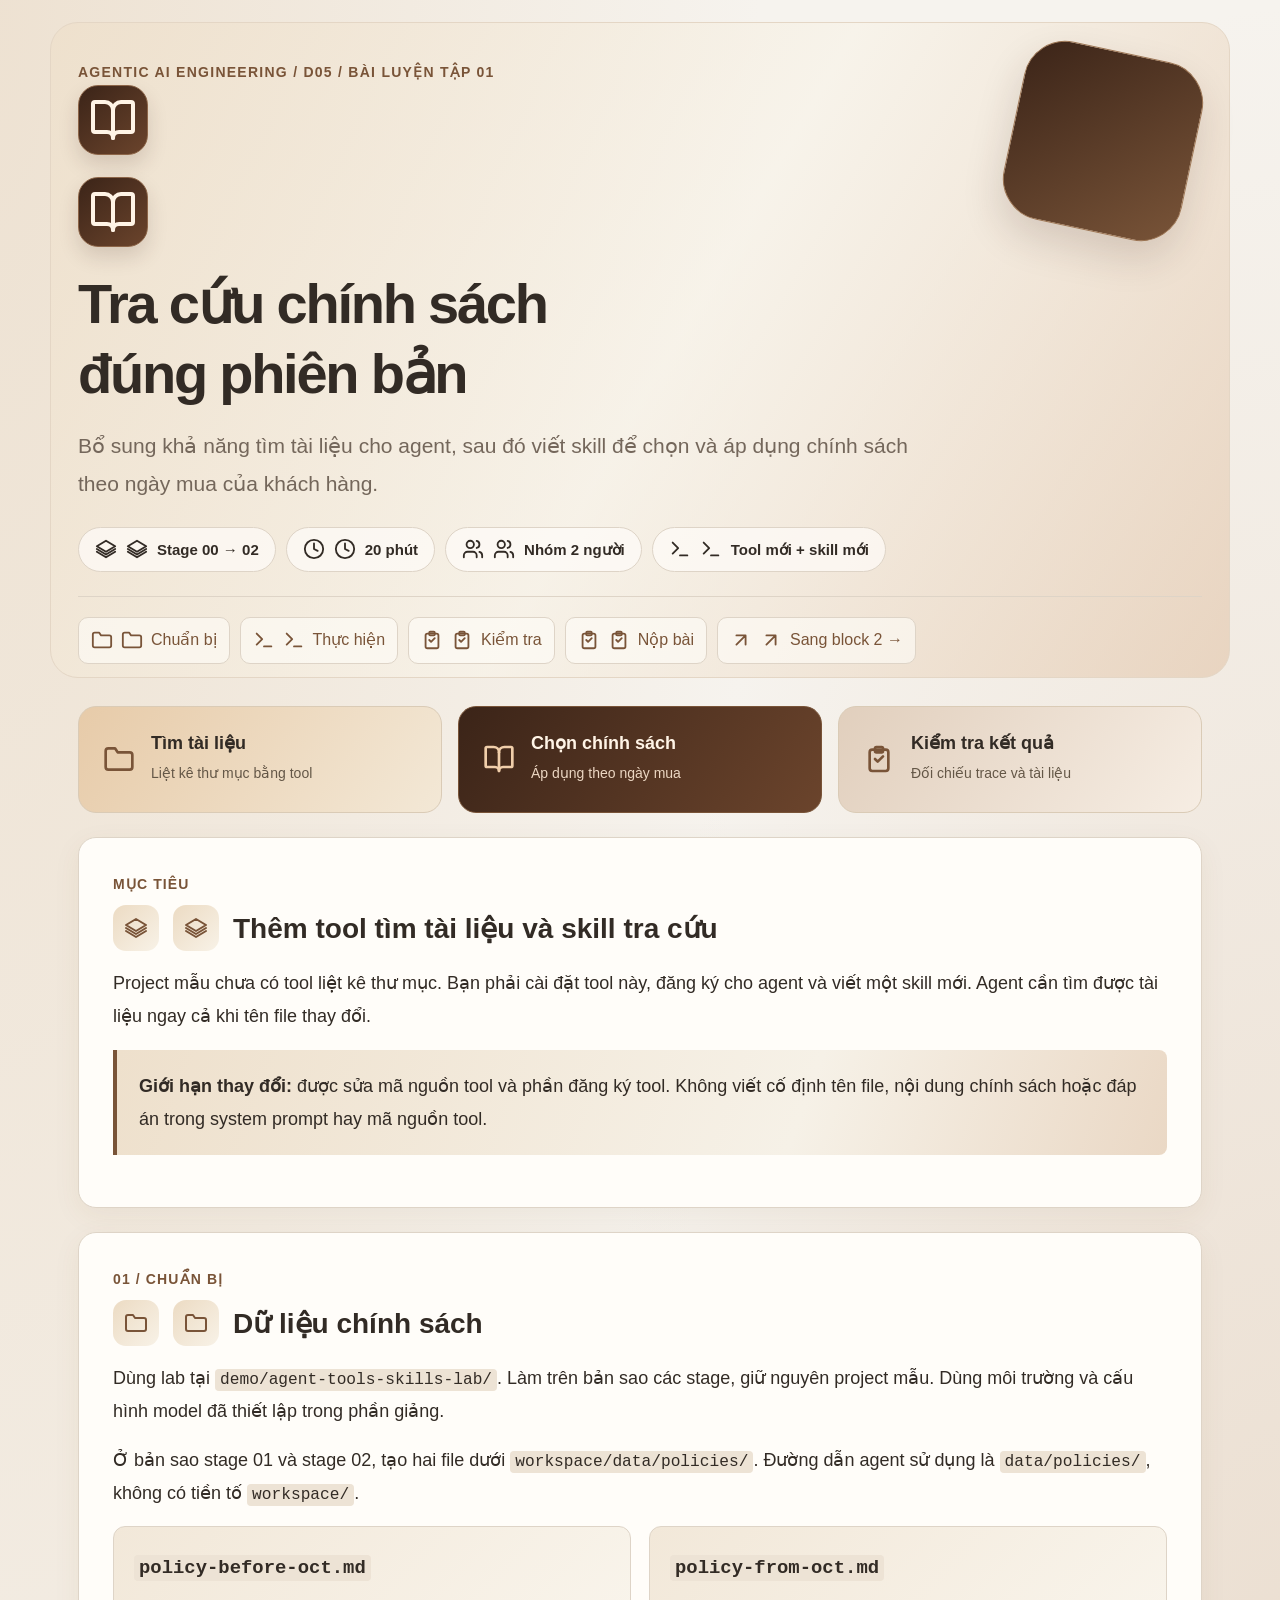
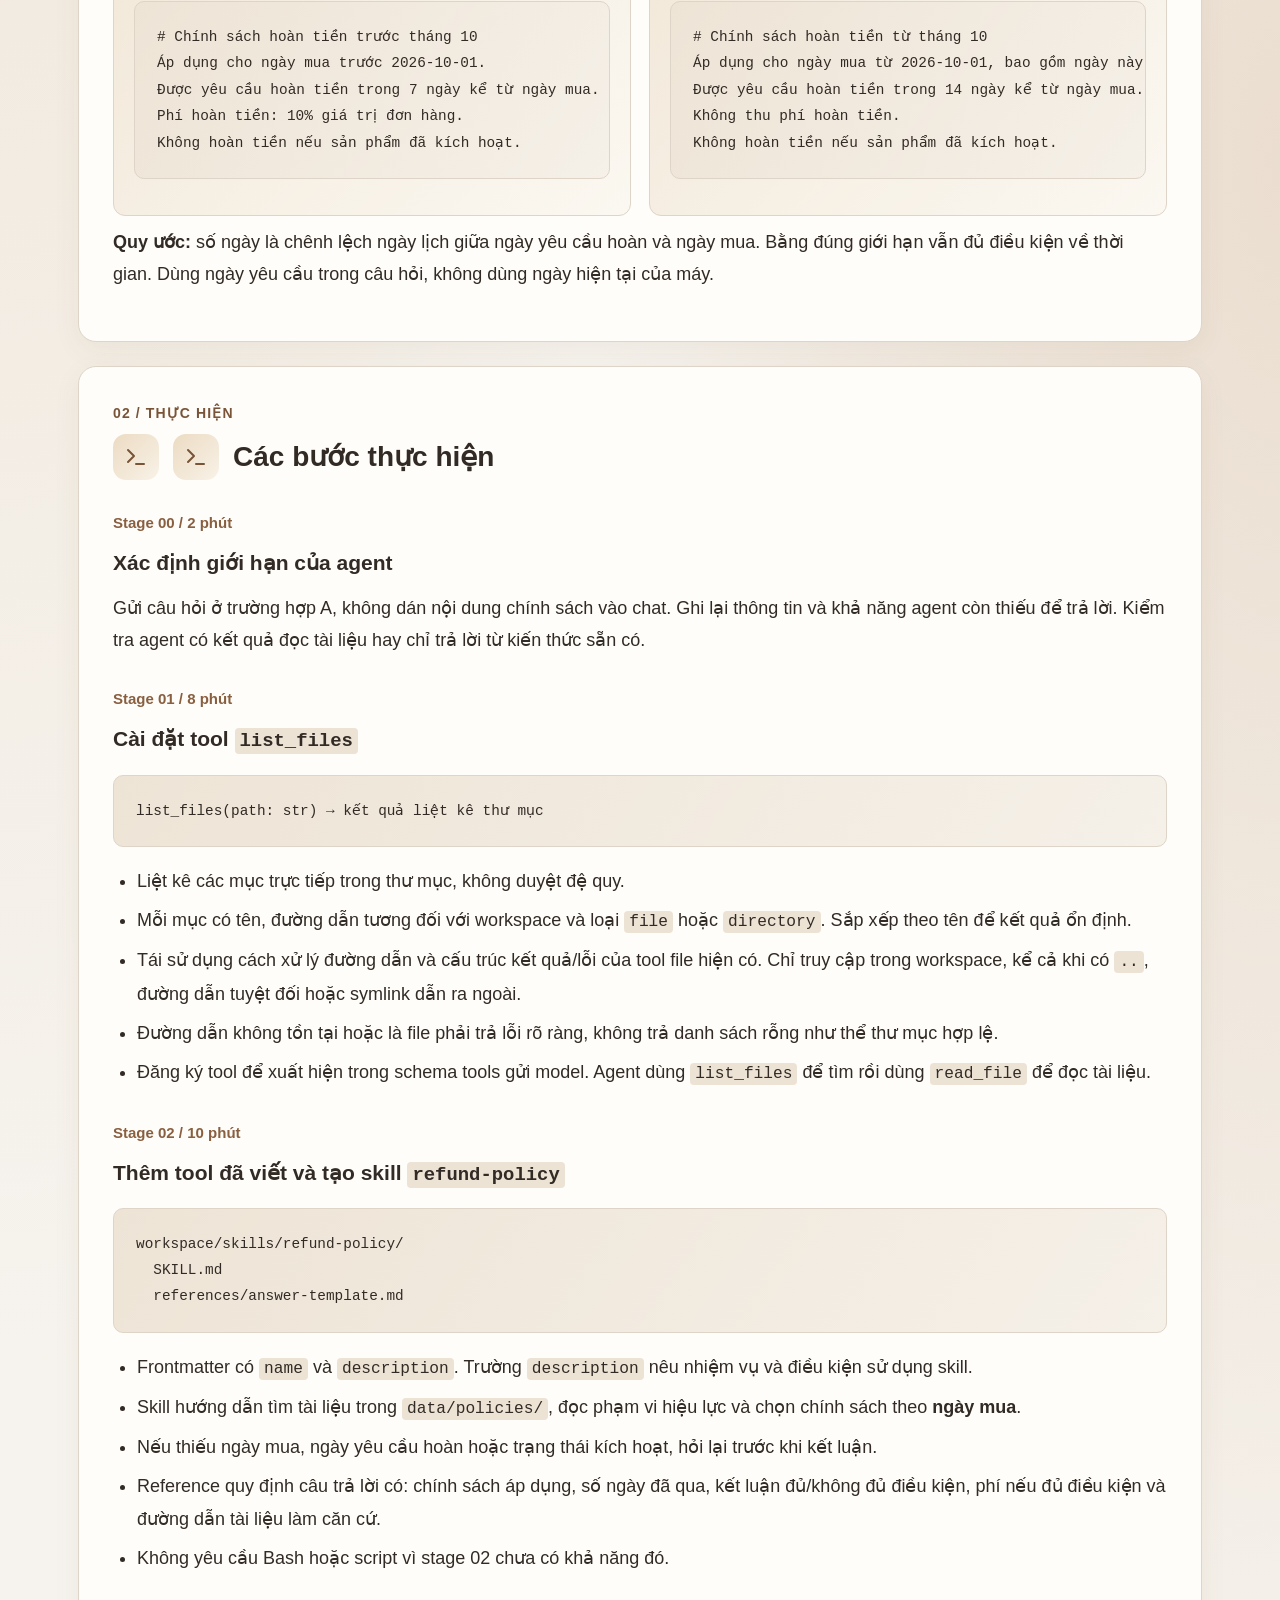
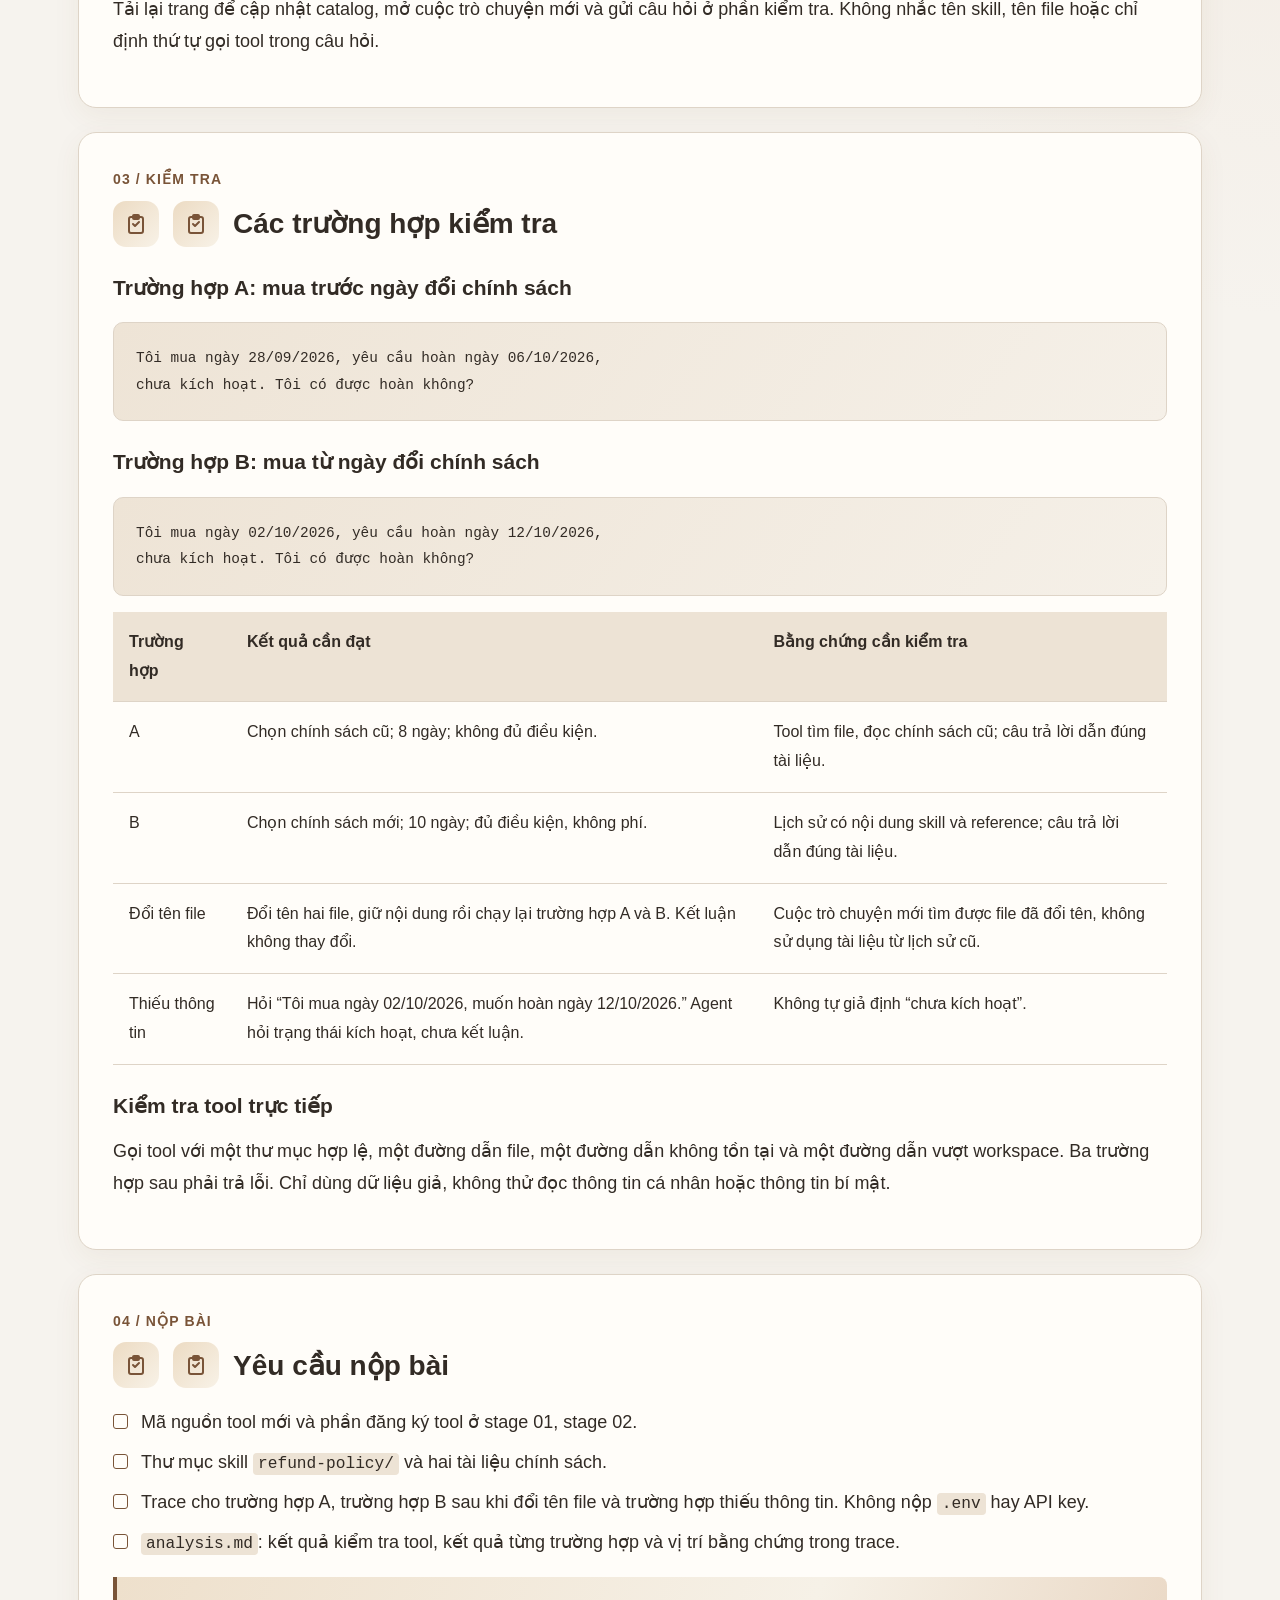
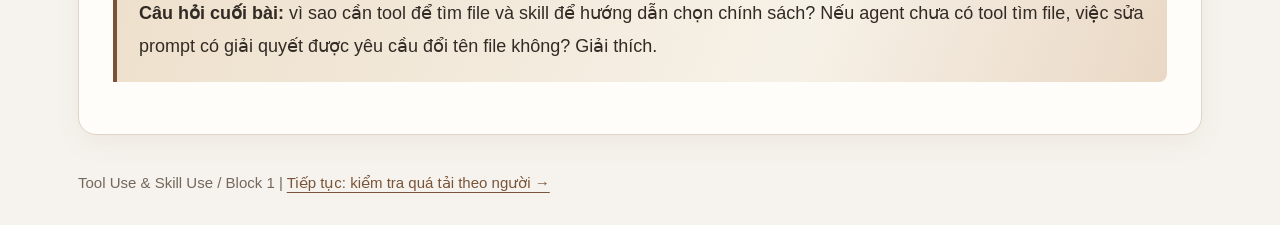
<file: lab05/Block 1 _ Tra cứu chính sách đúng phiên bản.html>
<!DOCTYPE html>
<!-- saved from url=(0243)https://pub.nndkhoa9.win/agentic-ai-engineering/d05-tool-use-skill-use/exercise-block-1.html?fbclid=IwY2xjawUzLr9leHRuA2FlbQIxMQBwZG9mA3NydGMGYXBwX2lkATAAAR7J7bA0hW8rlErUpD6xxmioVEIaahtniLjakWjKBYn4Uo0eqCZCkJ3fyz05Tg_aem_4SyA0QerzIbWMmdP-c9zWg -->
<html lang="vi"><head><meta http-equiv="Content-Type" content="text/html; charset=UTF-8">

<meta name="viewport" content="width=device-width, initial-scale=1">
<meta name="color-scheme" content="light">
<title>Block 1 | Tra cứu chính sách đúng phiên bản</title>
<link rel="preconnect" href="https://fonts.googleapis.com/">
<link rel="preconnect" href="https://fonts.gstatic.com/" crossorigin="">
<link href="./Block 1 _ Tra cứu chính sách đúng phiên bản_files/css2" rel="stylesheet">
<style>
:root{--bg:#f6f3ee;--paper:#fffdf9;--ink:#322b25;--muted:#74675b;--coffee:#795438;--cream:#ede3d5;--line:#ded4c7;--accent:#516044}*{box-sizing:border-box}html{scroll-behavior:smooth}body{margin:0;background:var(--bg);color:var(--ink);font:15px/1.8 'Be Vietnam Pro',Arial,sans-serif}a{color:var(--coffee);text-underline-offset:4px}header,main,footer{max-width:1060px;margin:auto;padding:0 28px}header{padding-top:52px;padding-bottom:30px}.eyebrow{font-size:12px;letter-spacing:.13em;font-weight:700;text-transform:uppercase;color:var(--coffee)}h1{font-size:clamp(30px,5vw,48px);line-height:1.25;letter-spacing:-.04em;margin:18px 0}h2{font-size:23px;line-height:1.4;margin:0 0 16px}h3{font-size:17px;margin:22px 0 10px}.lead{max-width:780px;color:var(--muted);font-size:17px}.tags{display:flex;flex-wrap:wrap;gap:8px;margin:24px 0}.tag{border:1px solid var(--line);border-radius:30px;padding:5px 14px;font-size:12px;font-weight:600}nav{display:flex;gap:18px;flex-wrap:wrap;border-top:1px solid var(--line);padding-top:20px;font-size:13px}section{background:var(--paper);border:1px solid var(--line);border-radius:18px;padding:30px;margin-bottom:20px;scroll-margin-top:20px}.section-label{color:var(--coffee);font-size:12px;font-weight:700;letter-spacing:.08em;margin-bottom:8px}p{margin:10px 0 16px}ul,ol{padding-left:24px}li{margin:7px 0}code{font-family:ui-monospace,SFMono-Regular,Consolas,monospace;font-size:.9em;background:var(--cream);border-radius:4px;padding:2px 5px;overflow-wrap:anywhere}pre{background:#eee7dd;border:1px solid var(--line);border-radius:10px;padding:18px;overflow:auto;line-height:1.65;font-size:13px}pre code{background:none;padding:0;overflow-wrap:normal}.note{border-left:4px solid var(--coffee);background:#f4eee5;padding:15px 18px;border-radius:0 8px 8px 0;margin:18px 0}.grid{display:grid;grid-template-columns:1fr 1fr;gap:18px}.card{background:#f7f3ed;border:1px solid var(--line);border-radius:12px;padding:20px}.card h3{margin-top:0}.table-wrap{overflow:auto}table{border-collapse:collapse;width:100%;font-size:13px}th,td{text-align:left;vertical-align:top;padding:13px;border-bottom:1px solid var(--line)}th{background:var(--cream);font-weight:600}.checklist{list-style:none;padding:0}.checklist li{position:relative;padding-left:28px}.checklist li:before{content:'';position:absolute;left:0;top:8px;width:13px;height:13px;border:1.5px solid var(--coffee);border-radius:3px}footer{padding-top:10px;padding-bottom:38px;color:var(--muted);font-size:12px}.step{display:inline-block;color:var(--accent);font-weight:600;font-size:12px;margin-bottom:8px}@media(max-width:640px){header,main,footer{padding-left:18px;padding-right:18px}header{padding-top:30px}section{padding:22px 18px}.grid{grid-template-columns:1fr}h2{font-size:21px}}@media print{body{background:white;font-size:11px}header{padding-top:0}header,main,footer{max-width:none;padding-left:0;padding-right:0}nav{display:none}section{border-radius:0;padding:18px;break-inside:auto}h2,h3{break-after:avoid}pre,.card,tr{break-inside:avoid}a{color:inherit}.tags{margin:12px 0}h1{font-size:30px}}
</style>
<style>
:root{--accent:#895f40}
body{font-size:18px;background:radial-gradient(ellipse at 0 0,#e8d6bf99,transparent 42%),radial-gradient(ellipse at 100% 35%,#dec6ae77,transparent 38%),var(--bg)}
header,main,footer{max-width:1180px}
header{position:relative;isolation:isolate;padding-top:60px}
header:before{content:'';position:absolute;z-index:-1;inset:22px 0 28px;border-radius:28px;background:linear-gradient(120deg,#eee0ccdd,#f8f3e8aa 52%,#e5ccb4bb);border:1px solid #e4d6c5}
header:after{content:'';position:absolute;z-index:-1;width:180px;height:180px;right:36px;top:50px;border-radius:42px;transform:rotate(12deg);background:linear-gradient(140deg,#3b2418,#795438);border:1px solid #9b7453;box-shadow:0 18px 38px #3b241826}
.eyebrow{font-size:14px;letter-spacing:.09em;position:relative}
h1{font-size:clamp(36px,5vw,56px);max-width:850px}
h2{font-size:28px;display:flex;align-items:center;gap:14px}
h3{font-size:21px}.lead{font-size:21px;max-width:870px}
.tags{gap:10px}.tag{font-size:15px;display:inline-flex;align-items:center;gap:9px;background:#fffdf9b3;padding:8px 16px}
nav{font-size:16px;gap:10px;padding-bottom:12px}
nav a{display:inline-flex;align-items:center;gap:8px;background:#fffdf99c;border:1px solid #ded4c7;border-radius:10px;padding:8px 12px;text-decoration:none}
nav a:hover{background:#fffdf9;border-color:var(--coffee)}
section{padding:34px;margin-bottom:24px;box-shadow:0 8px 28px #694b2710}
.section-label{font-size:14px}.step{font-size:15px}
pre{font-size:16px;padding:22px;background:linear-gradient(125deg,#eee4d6,#f5f0e8)}
.grid{grid-template-columns:repeat(2,minmax(0,1fr))}.card{min-width:0}
table{font-size:16px}th,td{padding:16px}.card{background:linear-gradient(135deg,#f2e8d9,#fbf8f1)}
.note{background:linear-gradient(110deg,#eee0cc,#f6f1e7 65%,#ead8c5);padding:20px 22px}
.icon{width:22px;height:22px;flex-shrink:0;fill:none;stroke:currentColor;stroke-width:2;stroke-linecap:round;stroke-linejoin:round}
.title-icon{width:48px;height:48px;padding:10px;box-sizing:content-box;border:1px solid #8c6548;background:linear-gradient(140deg,#3b2418,#6b442c);border-radius:20px;color:#fff4e6;display:block;margin-bottom:22px;box-shadow:0 10px 20px #3b241826}
.heading-icon{width:46px;height:46px;padding:11px;background:linear-gradient(135deg,#ecdbc3,#f8f2e7);border-radius:13px;color:var(--coffee)}
.decor{display:grid;grid-template-columns:repeat(3,minmax(0,1fr));gap:16px;margin:0 0 24px}
.decor-card{padding:24px;border-radius:18px;border:1px solid #dacbb6;background:linear-gradient(125deg,#e7cba9,#f3e8d6);display:flex;align-items:center;gap:16px}
.decor-card:nth-child(2){background:linear-gradient(125deg,#3b2418,#6b442c);border-color:#795438;color:#fff4e6}
.decor-card:nth-child(3){background:linear-gradient(125deg,#e1cfbd,#f6ede3)}
.decor-card .icon{width:32px;height:32px;color:var(--coffee)}
.decor-card strong{display:block;font-size:18px;line-height:1.4}.decor-card span{font-size:14px;color:#645747}
.decor-card:nth-child(2) .icon{color:#f0ceaa}.decor-card:nth-child(2) span{color:#ecd7c3}
footer{font-size:15px}
@media(max-width:760px){.decor{grid-template-columns:1fr}.decor-card{padding:18px}.grid{grid-template-columns:1fr}header:after{width:110px;height:110px;right:20px;top:50px;opacity:.45}h2{font-size:24px}}
@media(max-width:640px){body{font-size:17px}.lead{font-size:19px}header{padding-top:48px}header:before{inset:16px 8px 22px}section{padding:24px 20px}nav{font-size:14px}.tag{font-size:14px}pre{font-size:15px}table{font-size:15px}}
@media print{body{font-size:11px;background:white}header:before,header:after,.decor{display:none}header{padding-top:0}.title-icon{display:none}h1{font-size:30px}h2{font-size:20px}h3{font-size:15px}.lead{font-size:13px}.tag,.section-label,.step,footer{font-size:11px}pre,table{font-size:10px}section{padding:18px;box-shadow:none}.heading-icon{width:28px;height:28px;padding:5px}}
</style>
</head>
<body>
<svg xmlns="http://www.w3.org/2000/svg" style="display:none" aria-hidden="true">
<!-- Lucide icons: ISC license, https://lucide.dev -->
<symbol id="icon-book-open" viewBox="0 0 24 24"><path d="M12 7v14"></path><path d="M3 18a1 1 0 0 1-1-1V4a1 1 0 0 1 1-1h5a4 4 0 0 1 4 4 4 4 0 0 1 4-4h5a1 1 0 0 1 1 1v13a1 1 0 0 1-1 1h-6a3 3 0 0 0-3 3 3 3 0 0 0-3-3z"></path></symbol>
<symbol id="icon-folder" viewBox="0 0 24 24"><path d="M20 20H4a2 2 0 0 1-2-2V6a2 2 0 0 1 2-2h5l2 3h9a2 2 0 0 1 2 2v9a2 2 0 0 1-2 2Z"></path></symbol>
<symbol id="icon-terminal" viewBox="0 0 24 24"><path d="m4 17 6-6-6-6M12 19h8"></path></symbol>
<symbol id="icon-check" viewBox="0 0 24 24"><path d="m9 12 2 2 4-4"></path><rect x="5" y="5" width="14" height="16" rx="2"></rect><rect x="9" y="3" width="6" height="4" rx="1"></rect></symbol>
<symbol id="icon-clock" viewBox="0 0 24 24"><circle cx="12" cy="12" r="10"></circle><path d="M12 6v6l4 2"></path></symbol>
<symbol id="icon-users" viewBox="0 0 24 24"><path d="M16 21v-2a4 4 0 0 0-4-4H6a4 4 0 0 0-4 4v2M22 21v-2a4 4 0 0 0-3-3.87M16 3.13a4 4 0 0 1 0 7.75"></path><circle cx="9" cy="7" r="4"></circle></symbol>
<symbol id="icon-layers" viewBox="0 0 24 24"><path d="m12 3 10 6-10 6L2 9l10-6ZM2 15l10 6 10-6M2 12l10 6 10-6"></path></symbol>
<symbol id="icon-arrow" viewBox="0 0 24 24"><path d="M7 7h10v10M7 17 17 7"></path></symbol>
</svg>
<header>
<div class="eyebrow">Agentic AI Engineering / D05 / Bài luyện tập 01</div>
<svg class="icon title-icon" aria-hidden="true"><use href="#icon-book-open"></use></svg><h1>Tra cứu chính sách<br>đúng phiên bản</h1>
<p class="lead">Bổ sung khả năng tìm tài liệu cho agent, sau đó viết skill để chọn và áp dụng chính sách theo ngày mua của khách hàng.</p>
<div class="tags"><span class="tag"><svg class="icon " aria-hidden="true"><use href="#icon-layers"></use></svg>Stage 00 → 02</span><span class="tag"><svg class="icon " aria-hidden="true"><use href="#icon-clock"></use></svg>20 phút</span><span class="tag"><svg class="icon " aria-hidden="true"><use href="#icon-users"></use></svg>Nhóm 2 người</span><span class="tag"><svg class="icon " aria-hidden="true"><use href="#icon-terminal"></use></svg>Tool mới + skill mới</span></div>
<nav aria-label="Mục lục"><a href="https://pub.nndkhoa9.win/agentic-ai-engineering/d05-tool-use-skill-use/exercise-block-1.html?fbclid=IwY2xjawUzLr9leHRuA2FlbQIxMQBwZG9mA3NydGMGYXBwX2lkATAAAR7J7bA0hW8rlErUpD6xxmioVEIaahtniLjakWjKBYn4Uo0eqCZCkJ3fyz05Tg_aem_4SyA0QerzIbWMmdP-c9zWg#prepare"><svg class="icon " aria-hidden="true"><use href="#icon-folder"></use></svg>Chuẩn bị</a><a href="https://pub.nndkhoa9.win/agentic-ai-engineering/d05-tool-use-skill-use/exercise-block-1.html?fbclid=IwY2xjawUzLr9leHRuA2FlbQIxMQBwZG9mA3NydGMGYXBwX2lkATAAAR7J7bA0hW8rlErUpD6xxmioVEIaahtniLjakWjKBYn4Uo0eqCZCkJ3fyz05Tg_aem_4SyA0QerzIbWMmdP-c9zWg#build"><svg class="icon " aria-hidden="true"><use href="#icon-terminal"></use></svg>Thực hiện</a><a href="https://pub.nndkhoa9.win/agentic-ai-engineering/d05-tool-use-skill-use/exercise-block-1.html?fbclid=IwY2xjawUzLr9leHRuA2FlbQIxMQBwZG9mA3NydGMGYXBwX2lkATAAAR7J7bA0hW8rlErUpD6xxmioVEIaahtniLjakWjKBYn4Uo0eqCZCkJ3fyz05Tg_aem_4SyA0QerzIbWMmdP-c9zWg#verify"><svg class="icon " aria-hidden="true"><use href="#icon-check"></use></svg>Kiểm tra</a><a href="https://pub.nndkhoa9.win/agentic-ai-engineering/d05-tool-use-skill-use/exercise-block-1.html?fbclid=IwY2xjawUzLr9leHRuA2FlbQIxMQBwZG9mA3NydGMGYXBwX2lkATAAAR7J7bA0hW8rlErUpD6xxmioVEIaahtniLjakWjKBYn4Uo0eqCZCkJ3fyz05Tg_aem_4SyA0QerzIbWMmdP-c9zWg#submit"><svg class="icon " aria-hidden="true"><use href="#icon-check"></use></svg>Nộp bài</a><a href="https://pub.nndkhoa9.win/agentic-ai-engineering/d05-tool-use-skill-use/exercise-block-2.html"><svg class="icon " aria-hidden="true"><use href="#icon-arrow"></use></svg>Sang block 2 →</a></nav>
</header>
<main>
<div class="decor" aria-label="Lộ trình bài tập">
<div class="decor-card"><svg class="icon" aria-hidden="true"><use href="#icon-folder"></use></svg><div><strong>Tìm tài liệu</strong><span>Liệt kê thư mục bằng tool</span></div></div>
<div class="decor-card"><svg class="icon" aria-hidden="true"><use href="#icon-book-open"></use></svg><div><strong>Chọn chính sách</strong><span>Áp dụng theo ngày mua</span></div></div>
<div class="decor-card"><svg class="icon" aria-hidden="true"><use href="#icon-check"></use></svg><div><strong>Kiểm tra kết quả</strong><span>Đối chiếu trace và tài liệu</span></div></div>
</div>
<section>
<div class="section-label">MỤC TIÊU</div><h2><svg class="icon heading-icon" aria-hidden="true"><use href="#icon-layers"></use></svg>Thêm tool tìm tài liệu và skill tra cứu</h2>
<p>Project mẫu chưa có tool liệt kê thư mục. Bạn phải cài đặt tool này, đăng ký cho agent và viết một skill mới. Agent cần tìm được tài liệu ngay cả khi tên file thay đổi.</p>
<div class="note"><strong>Giới hạn thay đổi:</strong> được sửa mã nguồn tool và phần đăng ký tool. Không viết cố định tên file, nội dung chính sách hoặc đáp án trong system prompt hay mã nguồn tool.</div>
</section>
<section id="prepare">
<div class="section-label">01 / CHUẨN BỊ</div><h2><svg class="icon heading-icon" aria-hidden="true"><use href="#icon-folder"></use></svg>Dữ liệu chính sách</h2>
<p>Dùng lab tại <code>demo/agent-tools-skills-lab/</code>. Làm trên bản sao các stage, giữ nguyên project mẫu. Dùng môi trường và cấu hình model đã thiết lập trong phần giảng.</p>
<p>Ở bản sao stage 01 và stage 02, tạo hai file dưới <code>workspace/data/policies/</code>. Đường dẫn agent sử dụng là <code>data/policies/</code>, không có tiền tố <code>workspace/</code>.</p>
<div class="grid">
<div class="card"><h3><code>policy-before-oct.md</code></h3><pre><code># Chính sách hoàn tiền trước tháng 10
Áp dụng cho ngày mua trước 2026-10-01.
Được yêu cầu hoàn tiền trong 7 ngày kể từ ngày mua.
Phí hoàn tiền: 10% giá trị đơn hàng.
Không hoàn tiền nếu sản phẩm đã kích hoạt.</code></pre></div>
<div class="card"><h3><code>policy-from-oct.md</code></h3><pre><code># Chính sách hoàn tiền từ tháng 10
Áp dụng cho ngày mua từ 2026-10-01, bao gồm ngày này.
Được yêu cầu hoàn tiền trong 14 ngày kể từ ngày mua.
Không thu phí hoàn tiền.
Không hoàn tiền nếu sản phẩm đã kích hoạt.</code></pre></div>
</div>
<p><strong>Quy ước:</strong> số ngày là chênh lệch ngày lịch giữa ngày yêu cầu hoàn và ngày mua. Bằng đúng giới hạn vẫn đủ điều kiện về thời gian. Dùng ngày yêu cầu trong câu hỏi, không dùng ngày hiện tại của máy.</p>
</section>
<section id="build">
<div class="section-label">02 / THỰC HIỆN</div><h2><svg class="icon heading-icon" aria-hidden="true"><use href="#icon-terminal"></use></svg>Các bước thực hiện</h2>
<h3><span class="step">Stage 00 / 2 phút</span><br>Xác định giới hạn của agent</h3>
<p>Gửi câu hỏi ở trường hợp A, không dán nội dung chính sách vào chat. Ghi lại thông tin và khả năng agent còn thiếu để trả lời. Kiểm tra agent có kết quả đọc tài liệu hay chỉ trả lời từ kiến thức sẵn có.</p>
<h3><span class="step">Stage 01 / 8 phút</span><br>Cài đặt tool <code>list_files</code></h3>
<pre><code>list_files(path: str) → kết quả liệt kê thư mục</code></pre>
<ul>
<li>Liệt kê các mục trực tiếp trong thư mục, không duyệt đệ quy.</li>
<li>Mỗi mục có tên, đường dẫn tương đối với workspace và loại <code>file</code> hoặc <code>directory</code>. Sắp xếp theo tên để kết quả ổn định.</li>
<li>Tái sử dụng cách xử lý đường dẫn và cấu trúc kết quả/lỗi của tool file hiện có. Chỉ truy cập trong workspace, kể cả khi có <code>..</code>, đường dẫn tuyệt đối hoặc symlink dẫn ra ngoài.</li>
<li>Đường dẫn không tồn tại hoặc là file phải trả lỗi rõ ràng, không trả danh sách rỗng như thể thư mục hợp lệ.</li>
<li>Đăng ký tool để xuất hiện trong schema tools gửi model. Agent dùng <code>list_files</code> để tìm rồi dùng <code>read_file</code> để đọc tài liệu.</li>
</ul>
<h3><span class="step">Stage 02 / 10 phút</span><br>Thêm tool đã viết và tạo skill <code>refund-policy</code></h3>
<pre><code>workspace/skills/refund-policy/
  SKILL.md
  references/answer-template.md</code></pre>
<ul>
<li>Frontmatter có <code>name</code> và <code>description</code>. Trường <code>description</code> nêu nhiệm vụ và điều kiện sử dụng skill.</li>
<li>Skill hướng dẫn tìm tài liệu trong <code>data/policies/</code>, đọc phạm vi hiệu lực và chọn chính sách theo <strong>ngày mua</strong>.</li>
<li>Nếu thiếu ngày mua, ngày yêu cầu hoàn hoặc trạng thái kích hoạt, hỏi lại trước khi kết luận.</li>
<li>Reference quy định câu trả lời có: chính sách áp dụng, số ngày đã qua, kết luận đủ/không đủ điều kiện, phí nếu đủ điều kiện và đường dẫn tài liệu làm căn cứ.</li>
<li>Không yêu cầu Bash hoặc script vì stage 02 chưa có khả năng đó.</li>
</ul>
<p>Tải lại trang để cập nhật catalog, mở cuộc trò chuyện mới và gửi câu hỏi ở phần kiểm tra. Không nhắc tên skill, tên file hoặc chỉ định thứ tự gọi tool trong câu hỏi.</p>
</section>
<section id="verify">
<div class="section-label">03 / KIỂM TRA</div><h2><svg class="icon heading-icon" aria-hidden="true"><use href="#icon-check"></use></svg>Các trường hợp kiểm tra</h2>
<h3>Trường hợp A: mua trước ngày đổi chính sách</h3>
<pre><code>Tôi mua ngày 28/09/2026, yêu cầu hoàn ngày 06/10/2026,
chưa kích hoạt. Tôi có được hoàn không?</code></pre>
<h3>Trường hợp B: mua từ ngày đổi chính sách</h3>
<pre><code>Tôi mua ngày 02/10/2026, yêu cầu hoàn ngày 12/10/2026,
chưa kích hoạt. Tôi có được hoàn không?</code></pre>
<div class="table-wrap"><table><thead><tr><th>Trường hợp</th><th>Kết quả cần đạt</th><th>Bằng chứng cần kiểm tra</th></tr></thead><tbody>
<tr><td>A</td><td>Chọn chính sách cũ; 8 ngày; không đủ điều kiện.</td><td>Tool tìm file, đọc chính sách cũ; câu trả lời dẫn đúng tài liệu.</td></tr>
<tr><td>B</td><td>Chọn chính sách mới; 10 ngày; đủ điều kiện, không phí.</td><td>Lịch sử có nội dung skill và reference; câu trả lời dẫn đúng tài liệu.</td></tr>
<tr><td>Đổi tên file</td><td>Đổi tên hai file, giữ nội dung rồi chạy lại trường hợp A và B. Kết luận không thay đổi.</td><td>Cuộc trò chuyện mới tìm được file đã đổi tên, không sử dụng tài liệu từ lịch sử cũ.</td></tr>
<tr><td>Thiếu thông tin</td><td>Hỏi “Tôi mua ngày 02/10/2026, muốn hoàn ngày 12/10/2026.” Agent hỏi trạng thái kích hoạt, chưa kết luận.</td><td>Không tự giả định “chưa kích hoạt”.</td></tr>
</tbody></table></div>
<h3>Kiểm tra tool trực tiếp</h3>
<p>Gọi tool với một thư mục hợp lệ, một đường dẫn file, một đường dẫn không tồn tại và một đường dẫn vượt workspace. Ba trường hợp sau phải trả lỗi. Chỉ dùng dữ liệu giả, không thử đọc thông tin cá nhân hoặc thông tin bí mật.</p>
</section>
<section id="submit">
<div class="section-label">04 / NỘP BÀI</div><h2><svg class="icon heading-icon" aria-hidden="true"><use href="#icon-check"></use></svg>Yêu cầu nộp bài</h2>
<ul class="checklist">
<li>Mã nguồn tool mới và phần đăng ký tool ở stage 01, stage 02.</li>
<li>Thư mục skill <code>refund-policy/</code> và hai tài liệu chính sách.</li>
<li>Trace cho trường hợp A, trường hợp B sau khi đổi tên file và trường hợp thiếu thông tin. Không nộp <code>.env</code> hay API key.</li>
<li><code>analysis.md</code>: kết quả kiểm tra tool, kết quả từng trường hợp và vị trí bằng chứng trong trace.</li>
</ul>
<div class="note"><strong>Câu hỏi cuối bài:</strong> vì sao cần tool để tìm file và skill để hướng dẫn chọn chính sách? Nếu agent chưa có tool tìm file, việc sửa prompt có giải quyết được yêu cầu đổi tên file không? Giải thích.</div>
</section>
</main>
<footer>Tool Use &amp; Skill Use / Block 1 <span aria-hidden="true">|</span> <a href="https://pub.nndkhoa9.win/agentic-ai-engineering/d05-tool-use-skill-use/exercise-block-2.html">Tiếp tục: kiểm tra quá tải theo người →</a></footer>
<script>
(() => {
  const icon = (name, extra = '') => {
    const svg = document.createElementNS('http://www.w3.org/2000/svg', 'svg');
    svg.setAttribute('class', `icon ${extra}`);
    svg.setAttribute('aria-hidden', 'true');
    const use = document.createElementNS('http://www.w3.org/2000/svg', 'use');
    use.setAttribute('href', `#icon-${name}`);
    svg.append(use);
    return svg;
  };
  document.querySelector('h1').before(icon('book-open', 'title-icon'));
  const sections = {prepare:'folder', build:'terminal', contract:'layers', verify:'check', submit:'check'};
  document.querySelectorAll('main section').forEach(section => section.querySelector('h2').prepend(icon(sections[section.id] || 'layers', 'heading-icon')));
  document.querySelectorAll('.tag').forEach((tag, index) => tag.prepend(icon(['layers','clock','users','terminal'][index])));
  document.querySelectorAll('nav a').forEach(link => link.prepend(icon(sections[link.hash.slice(1)] || 'arrow')));
})();
</script>


</body></html>
</file>
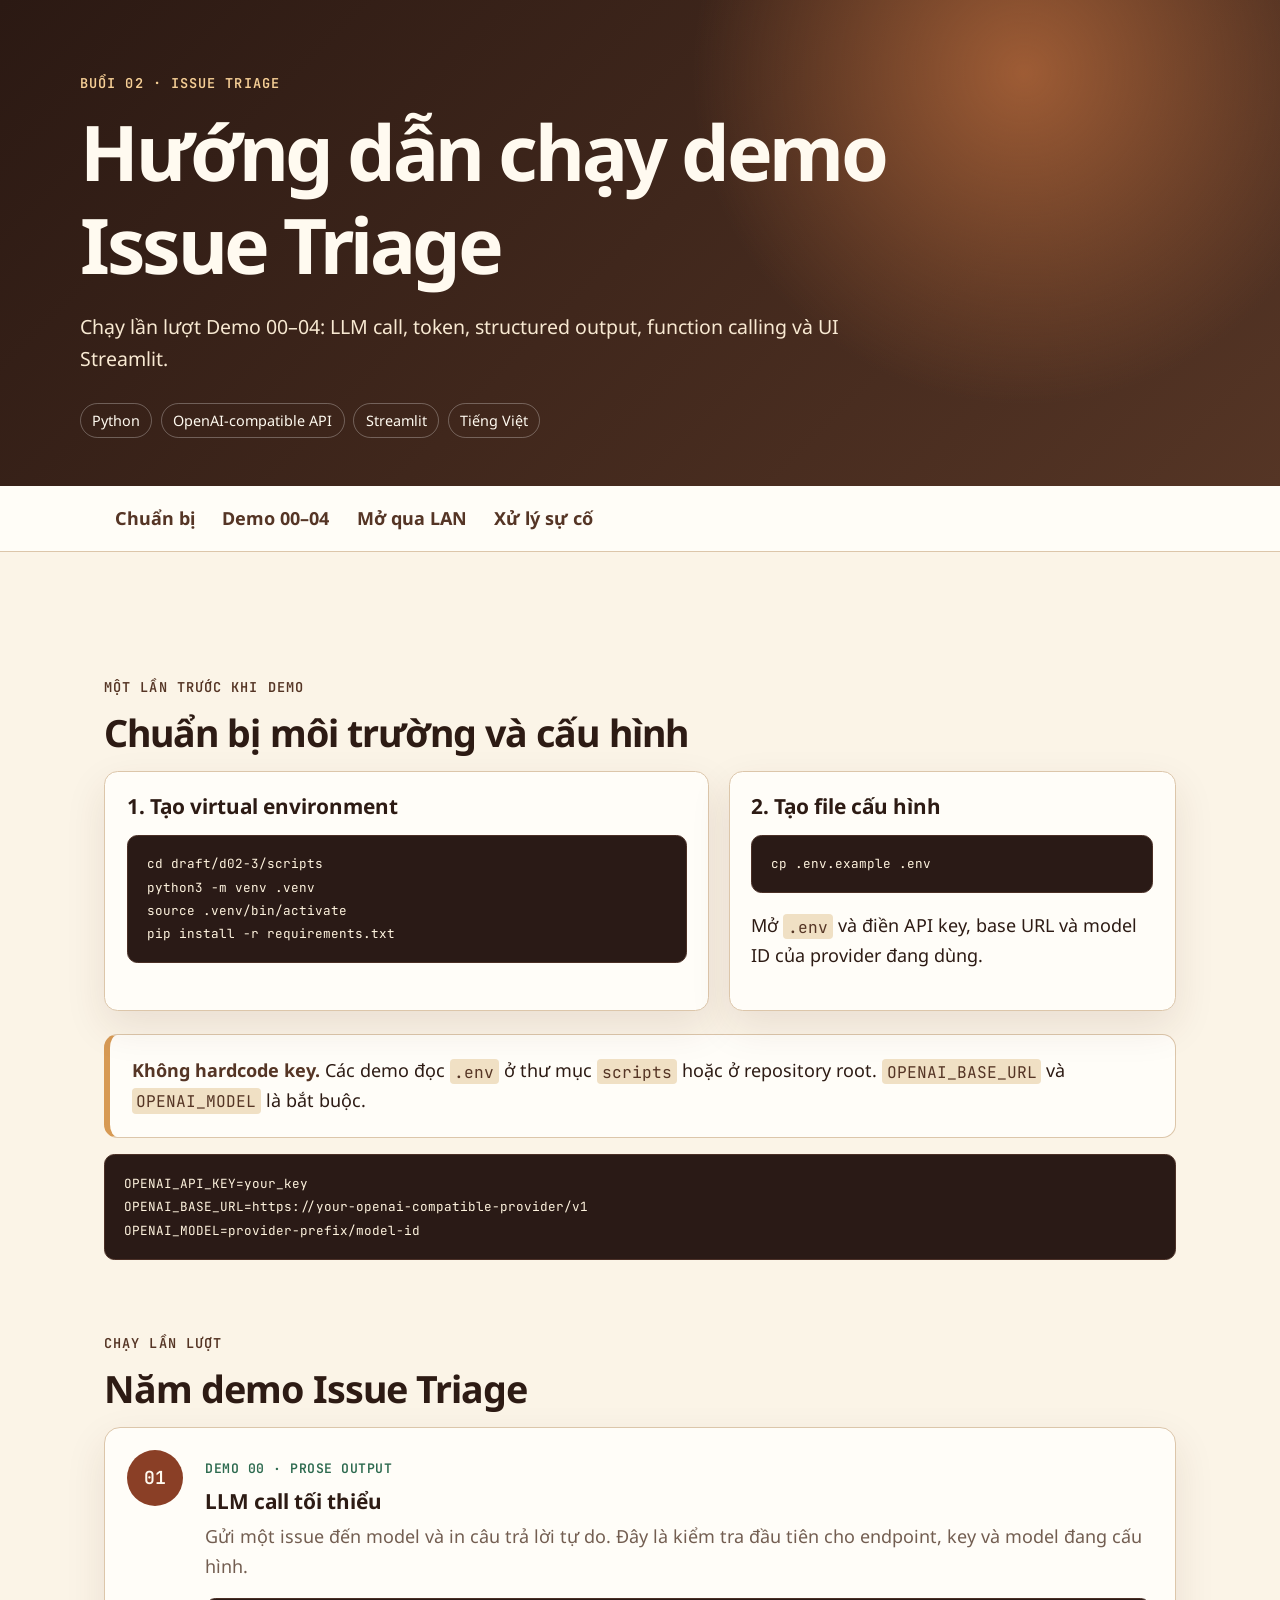
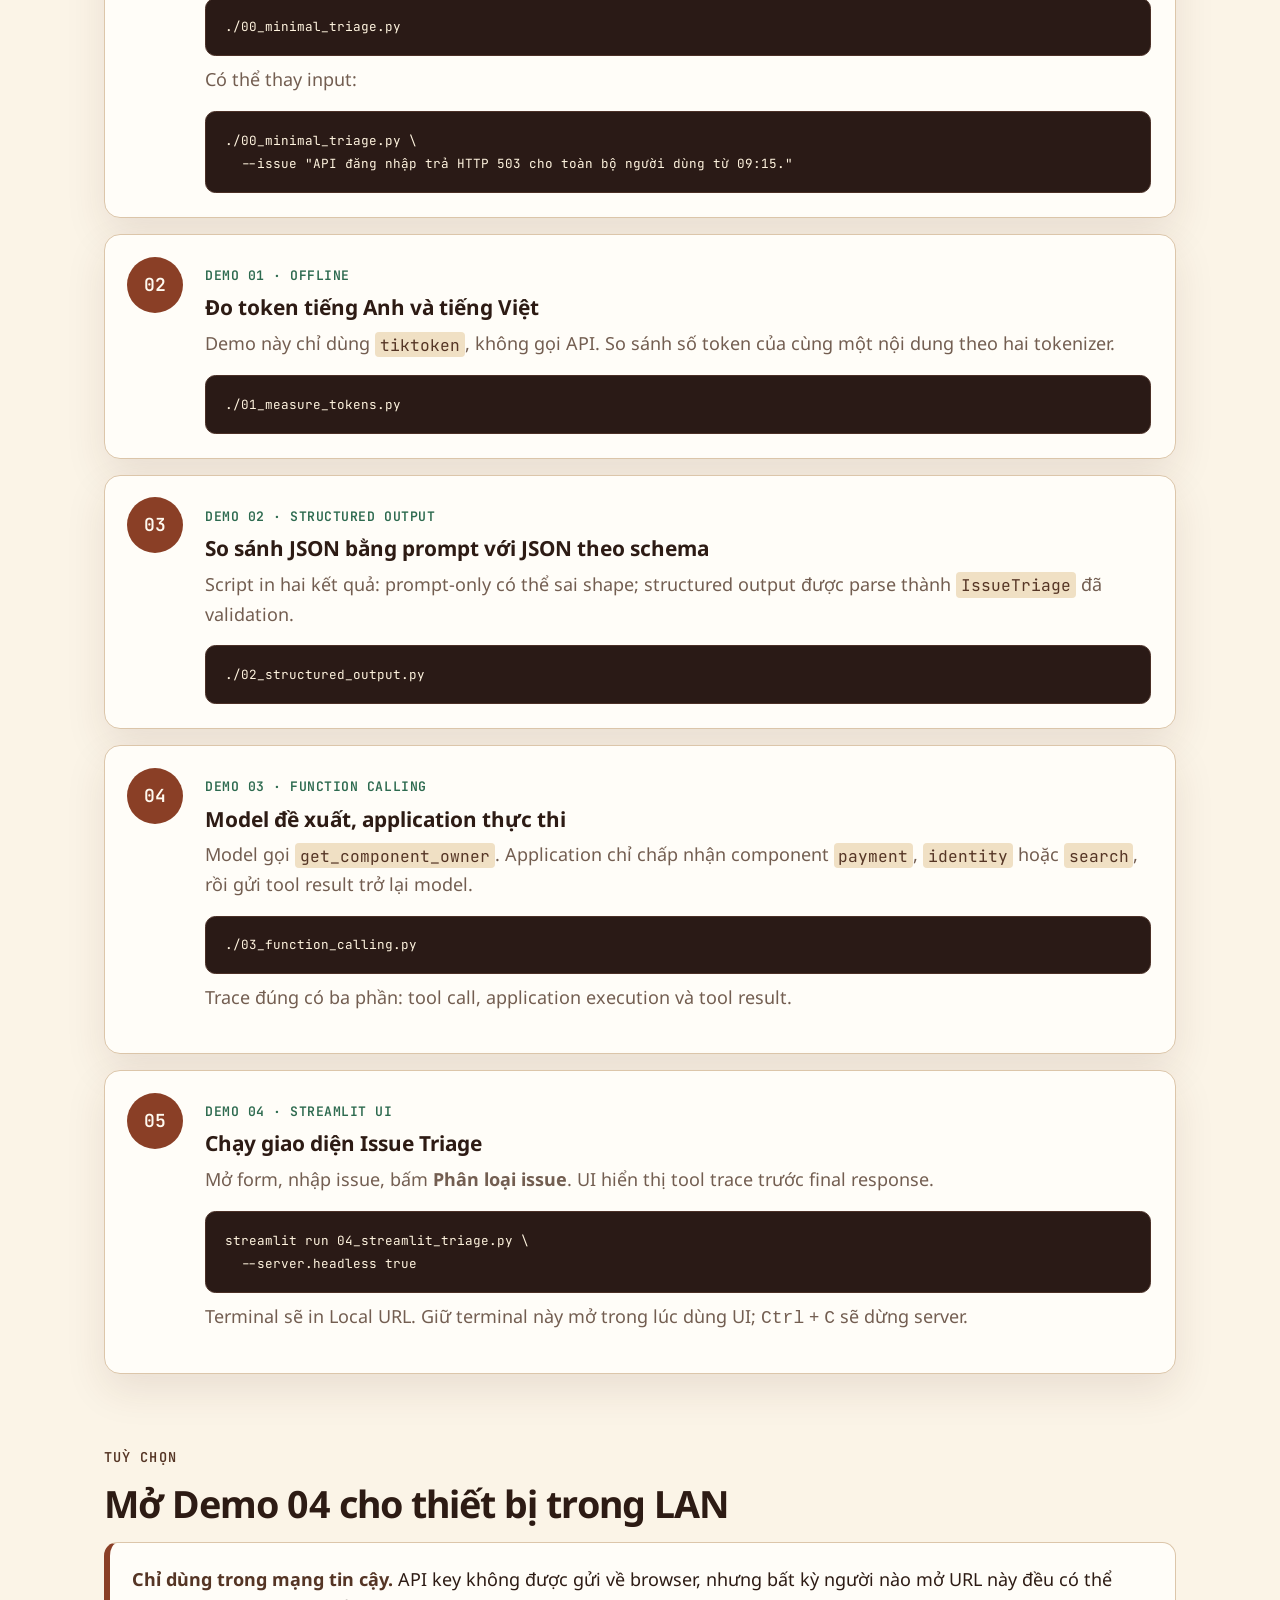
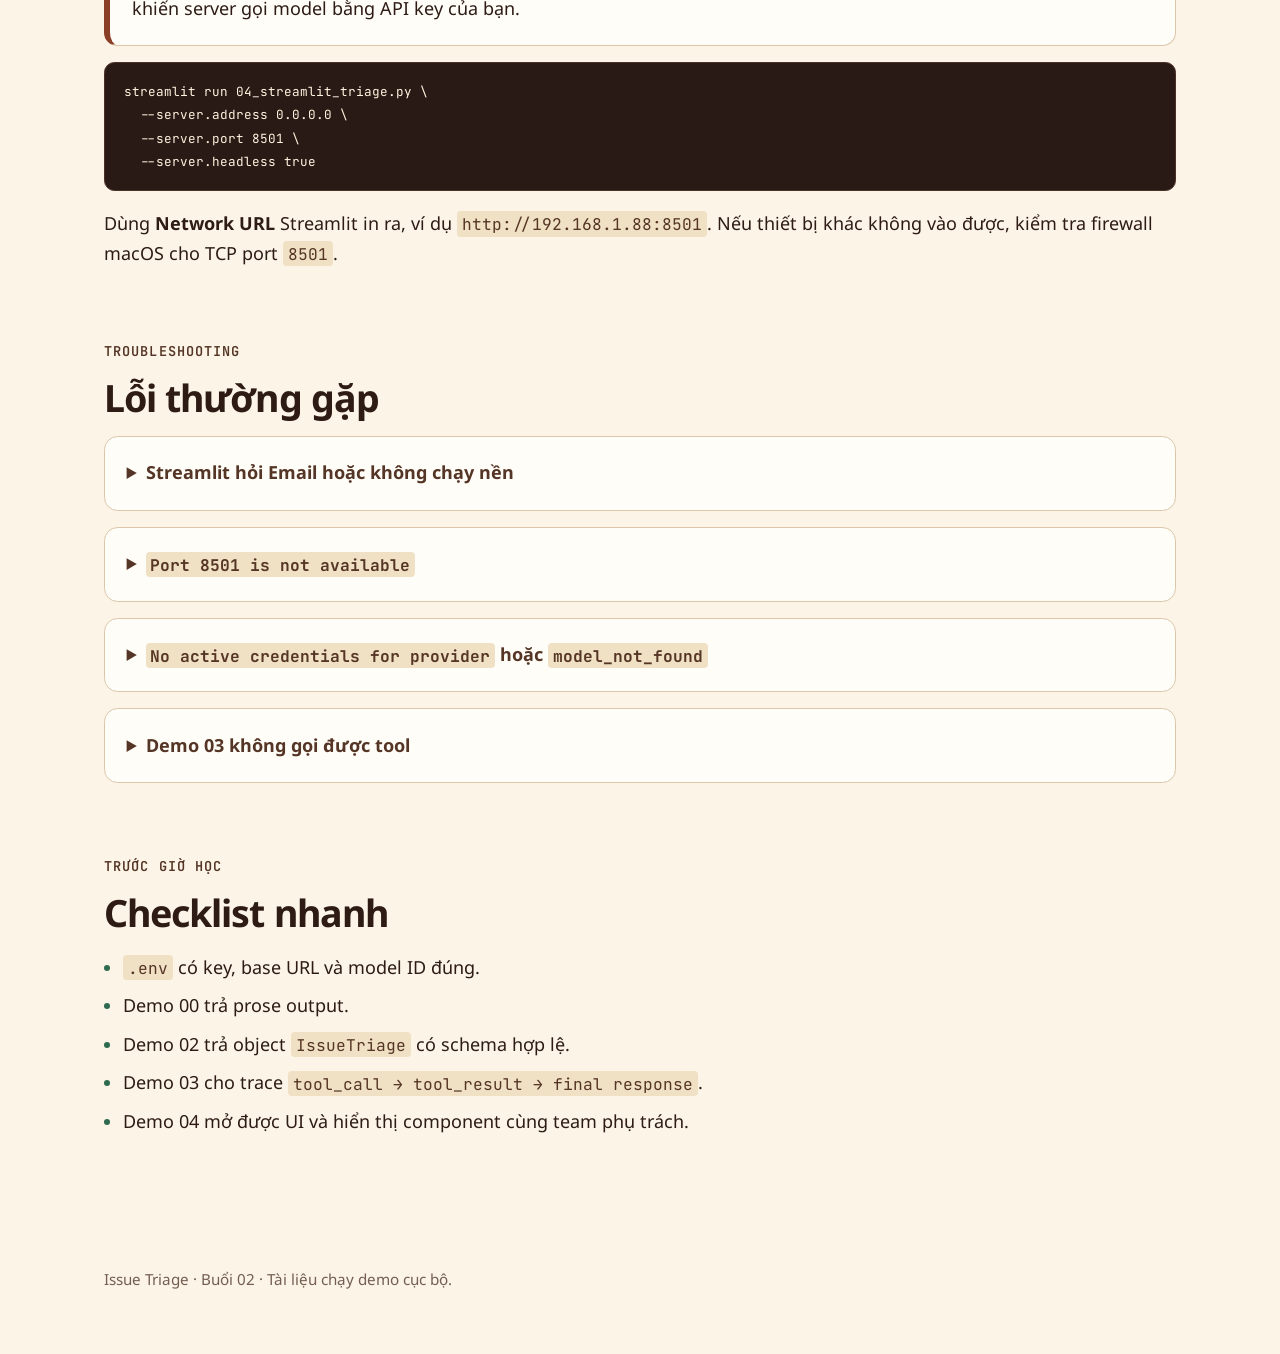
<file: Lab01/Demo Issue Triage-20260921/demo-guide.html>
<!doctype html>
<html lang="vi">
<head>
  <meta charset="utf-8">
  <meta name="viewport" content="width=device-width, initial-scale=1">
  <meta name="description" content="Hướng dẫn chạy tuần tự các demo Issue Triage của Buổi 02.">
  <title>Issue Triage — Demo Guide</title>
  <link rel="preconnect" href="https://fonts.googleapis.com">
  <link rel="preconnect" href="https://fonts.gstatic.com" crossorigin>
  <link href="https://fonts.googleapis.com/css2?family=JetBrains+Mono:wght@500;600&family=Noto+Sans:wght@400;500;600;700;800&display=swap" rel="stylesheet">
  <style>
    :root {
      --cream: #fbf4e7;
      --paper: #fffdf8;
      --latte: #f0e0c4;
      --caramel: #d79a54;
      --espresso: #2d1b14;
      --coffee: #553525;
      --muted: #735e51;
      --line: #dcc6aa;
      --accent: #8a3f26;
      --accent-hover: #6f2f1d;
      --success: #2d6a4f;
      --code: #2a1a16;
      --focus: #1d6f9f;
      --shadow: 0 16px 40px rgba(75, 43, 26, .10);
    }

    * { box-sizing: border-box; }
    html { scroll-behavior: smooth; }
    body {
      margin: 0;
      background: var(--cream);
      color: var(--espresso);
      font-family: "Noto Sans", Arial, sans-serif;
      font-size: 18px;
      line-height: 1.65;
    }
    a { color: var(--accent); font-weight: 700; }
    a:hover { color: var(--accent-hover); }
    a:focus-visible, summary:focus-visible {
      outline: 3px solid var(--focus);
      outline-offset: 4px;
      border-radius: 4px;
    }
    .skip-link {
      position: fixed;
      top: .7rem;
      left: .7rem;
      z-index: 10;
      transform: translateY(-160%);
      padding: .65rem 1rem;
      color: white;
      background: var(--espresso);
      border-radius: .4rem;
    }
    .skip-link:focus { transform: translateY(0); }
    .hero {
      padding: 4.5rem 1.5rem 3rem;
      color: #fffaf0;
      background: radial-gradient(circle at 80% 15%, #9e5c35 0, transparent 30%), linear-gradient(135deg, #2b1913 0%, #553525 100%);
    }
    .hero-inner, main, footer { max-width: 1120px; margin: 0 auto; }
    .eyebrow {
      margin: 0 0 .75rem;
      color: var(--coffee);
      font-family: "JetBrains Mono", monospace;
      font-size: .85rem;
      font-weight: 600;
      letter-spacing: .08em;
      text-transform: uppercase;
    }
    .hero .eyebrow { color: #f6cf96; }
    h1, h2, h3 { line-height: 1.2; }
    h1 { max-width: 820px; margin: 0; font-size: clamp(2.4rem, 7vw, 4.8rem); letter-spacing: -.045em; }
    h2 { margin: 0 0 1rem; font-size: clamp(1.65rem, 4vw, 2.35rem); letter-spacing: -.025em; }
    h3 { margin: 0; font-size: 1.3rem; }
    .lead { max-width: 770px; margin: 1.25rem 0 0; color: #f8e9d2; font-size: 1.22rem; }
    .tag-row { display: flex; flex-wrap: wrap; gap: .55rem; margin-top: 1.75rem; }
    .tag { padding: .3rem .7rem; border: 1px solid rgba(255,255,255,.28); border-radius: 999px; font-size: .9rem; }
    nav {
      position: sticky;
      top: 0;
      z-index: 5;
      overflow-x: auto;
      background: rgba(255,253,248,.96);
      border-bottom: 1px solid var(--line);
      backdrop-filter: blur(8px);
    }
    nav ul { display: flex; gap: .3rem; max-width: 1120px; margin: 0 auto; padding: .65rem 1.5rem; list-style: none; }
    nav a { display: block; padding: .45rem .7rem; color: var(--coffee); text-decoration: none; white-space: nowrap; }
    nav a:hover { color: var(--accent); background: var(--latte); border-radius: .4rem; }
    main { padding: 3.2rem 1.5rem 5rem; }
    section { scroll-margin-top: 5rem; margin-top: 4.5rem; }
    .intro-grid { display: grid; grid-template-columns: 1.15fr .85fr; gap: 1.2rem; }
    .intro-grid + .note { margin-top: 1.4rem; }
    .card, .note, details {
      padding: 1.35rem;
      background: var(--paper);
      border: 1px solid var(--line);
      border-radius: .85rem;
      box-shadow: var(--shadow);
    }
    .note { border-left: 6px solid var(--caramel); box-shadow: none; }
    .note strong { color: var(--coffee); }
    .steps { display: grid; gap: 1rem; counter-reset: demo; }
    .demo {
      position: relative;
      padding: 1.5rem 1.5rem 1.5rem 6.25rem;
      background: var(--paper);
      border: 1px solid var(--line);
      border-radius: 1rem;
      box-shadow: var(--shadow);
      counter-increment: demo;
    }
    .demo::before {
      position: absolute;
      top: 1.35rem;
      left: 1.35rem;
      display: grid;
      width: 3.5rem;
      height: 3.5rem;
      place-items: center;
      color: #fffaf0;
      background: var(--accent);
      border-radius: 50%;
      content: counter(demo, decimal-leading-zero);
      font-family: "JetBrains Mono", monospace;
      font-weight: 600;
    }
    .demo p { margin: .55rem 0 1rem; color: var(--muted); }
    .label {
      display: inline-block;
      margin-bottom: .55rem;
      color: var(--success);
      font-family: "JetBrains Mono", monospace;
      font-size: .82rem;
      font-weight: 600;
      letter-spacing: .04em;
      text-transform: uppercase;
    }
    pre {
      overflow-x: auto;
      margin: 1rem 0 0;
      padding: 1.05rem 1.2rem;
      color: #fff4df;
      background: var(--code);
      border: 1px solid #4b3027;
      border-radius: .65rem;
      font-family: "JetBrains Mono", "Noto Sans", monospace;
      font-size: .88rem;
      line-height: 1.65;
      tab-size: 2;
    }
    code { font-family: "JetBrains Mono", "Noto Sans", monospace; font-size: .9em; }
    :not(pre) > code { padding: .1rem .3rem; color: var(--coffee); background: var(--latte); border-radius: .25rem; }
    .checklist { padding-left: 1.2rem; }
    .checklist li { margin: .55rem 0; }
    .checklist li::marker { color: var(--success); }
    details { margin-top: 1rem; box-shadow: none; }
    summary { cursor: pointer; color: var(--coffee); font-weight: 700; }
    .warning { border-left-color: var(--accent); }
    footer { padding: 2rem 1.5rem 4rem; color: var(--muted); font-size: .95rem; }
    @media (max-width: 700px) {
      body { font-size: 17px; }
      .hero { padding-top: 3.25rem; }
      .intro-grid { grid-template-columns: 1fr; }
      .demo { padding: 5.65rem 1.2rem 1.2rem; }
      .demo::before { top: 1.1rem; left: 1.2rem; }
      main { padding-inline: 1rem; }
    }
  </style>
</head>
<body>
  <a class="skip-link" href="#huong-dan">Bỏ qua điều hướng</a>
  <header class="hero">
    <div class="hero-inner">
      <p class="eyebrow">Buổi 02 · Issue Triage</p>
      <h1>Hướng dẫn chạy demo Issue Triage</h1>
      <p class="lead">Chạy lần lượt Demo 00–04: LLM call, token, structured output, function calling và UI Streamlit.</p>
      <div class="tag-row">
        <span class="tag">Python</span>
        <span class="tag">OpenAI-compatible API</span>
        <span class="tag">Streamlit</span>
        <span class="tag">Tiếng Việt</span>
      </div>
    </div>
  </header>

  <nav aria-label="Điều hướng hướng dẫn">
    <ul>
      <li><a href="#chuan-bi">Chuẩn bị</a></li>
      <li><a href="#demo">Demo 00–04</a></li>
      <li><a href="#streamlit">Mở qua LAN</a></li>
      <li><a href="#su-co">Xử lý sự cố</a></li>
    </ul>
  </nav>

  <main id="huong-dan">
    <section id="chuan-bi">
      <p class="eyebrow">Một lần trước khi demo</p>
      <h2>Chuẩn bị môi trường và cấu hình</h2>
      <div class="intro-grid">
        <article class="card">
          <h3>1. Tạo virtual environment</h3>
          <pre><code>cd draft/d02-3/scripts
python3 -m venv .venv
source .venv/bin/activate
pip install -r requirements.txt</code></pre>
        </article>
        <article class="card">
          <h3>2. Tạo file cấu hình</h3>
          <pre><code>cp .env.example .env</code></pre>
          <p>Mở <code>.env</code> và điền API key, base URL và model ID của provider đang dùng.</p>
        </article>
      </div>
      <div class="note" role="note">
        <strong>Không hardcode key.</strong> Các demo đọc <code>.env</code> ở thư mục <code>scripts</code> hoặc ở repository root. <code>OPENAI_BASE_URL</code> và <code>OPENAI_MODEL</code> là bắt buộc.
      </div>
      <pre><code>OPENAI_API_KEY=your_key
OPENAI_BASE_URL=https://your-openai-compatible-provider/v1
OPENAI_MODEL=provider-prefix/model-id</code></pre>
    </section>

    <section id="demo">
      <p class="eyebrow">Chạy lần lượt</p>
      <h2>Năm demo Issue Triage</h2>
      <div class="steps">
        <article class="demo">
          <span class="label">Demo 00 · prose output</span>
          <h3>LLM call tối thiểu</h3>
          <p>Gửi một issue đến model và in câu trả lời tự do. Đây là kiểm tra đầu tiên cho endpoint, key và model đang cấu hình.</p>
          <pre><code>./00_minimal_triage.py</code></pre>
          <p>Có thể thay input:</p>
          <pre><code>./00_minimal_triage.py \
  --issue "API đăng nhập trả HTTP 503 cho toàn bộ người dùng từ 09:15."</code></pre>
        </article>

        <article class="demo">
          <span class="label">Demo 01 · offline</span>
          <h3>Đo token tiếng Anh và tiếng Việt</h3>
          <p>Demo này chỉ dùng <code>tiktoken</code>, không gọi API. So sánh số token của cùng một nội dung theo hai tokenizer.</p>
          <pre><code>./01_measure_tokens.py</code></pre>
        </article>

        <article class="demo">
          <span class="label">Demo 02 · structured output</span>
          <h3>So sánh JSON bằng prompt với JSON theo schema</h3>
          <p>Script in hai kết quả: prompt-only có thể sai shape; structured output được parse thành <code>IssueTriage</code> đã validation.</p>
          <pre><code>./02_structured_output.py</code></pre>
        </article>

        <article class="demo">
          <span class="label">Demo 03 · function calling</span>
          <h3>Model đề xuất, application thực thi</h3>
          <p>Model gọi <code>get_component_owner</code>. Application chỉ chấp nhận component <code>payment</code>, <code>identity</code> hoặc <code>search</code>, rồi gửi tool result trở lại model.</p>
          <pre><code>./03_function_calling.py</code></pre>
          <p>Trace đúng có ba phần: tool call, application execution và tool result.</p>
        </article>

        <article class="demo" id="streamlit">
          <span class="label">Demo 04 · Streamlit UI</span>
          <h3>Chạy giao diện Issue Triage</h3>
          <p>Mở form, nhập issue, bấm <strong>Phân loại issue</strong>. UI hiển thị tool trace trước final response.</p>
          <pre><code>streamlit run 04_streamlit_triage.py \
  --server.headless true</code></pre>
          <p>Terminal sẽ in Local URL. Giữ terminal này mở trong lúc dùng UI; <kbd>Ctrl</kbd> + <kbd>C</kbd> sẽ dừng server.</p>
        </article>
      </div>
    </section>

    <section id="lan">
      <p class="eyebrow">Tuỳ chọn</p>
      <h2>Mở Demo 04 cho thiết bị trong LAN</h2>
      <div class="note warning" role="note">
        <strong>Chỉ dùng trong mạng tin cậy.</strong> API key không được gửi về browser, nhưng bất kỳ người nào mở URL này đều có thể khiến server gọi model bằng API key của bạn.
      </div>
      <pre><code>streamlit run 04_streamlit_triage.py \
  --server.address 0.0.0.0 \
  --server.port 8501 \
  --server.headless true</code></pre>
      <p>Dùng <strong>Network URL</strong> Streamlit in ra, ví dụ <code>http://192.168.1.88:8501</code>. Nếu thiết bị khác không vào được, kiểm tra firewall macOS cho TCP port <code>8501</code>.</p>
    </section>

    <section id="su-co">
      <p class="eyebrow">Troubleshooting</p>
      <h2>Lỗi thường gặp</h2>
      <details>
        <summary>Streamlit hỏi Email hoặc không chạy nền</summary>
        <p>Thêm <code>--server.headless true</code> vào lệnh. Lần chạy đầu Streamlit có thể hỏi email; bỏ trống và nhấn Enter, hoặc dùng headless để bỏ qua prompt.</p>
      </details>
      <details>
        <summary><code>Port 8501 is not available</code></summary>
        <p>Một Streamlit khác đang giữ port. Dừng terminal Streamlit cũ bằng <kbd>Ctrl</kbd> + <kbd>C</kbd>, hoặc đổi sang port khác:</p>
        <pre><code>streamlit run 04_streamlit_triage.py --server.port 8502 --server.headless true</code></pre>
      </details>
      <details>
        <summary><code>No active credentials for provider</code> hoặc <code>model_not_found</code></summary>
        <p><code>OPENAI_MODEL</code> không tồn tại hoặc không có quyền trên gateway. Kiểm tra model list của provider rồi đặt model ID đầy đủ, ví dụ có provider prefix như <code>gh/gpt-4.1</code>.</p>
      </details>
      <details>
        <summary>Demo 03 không gọi được tool</summary>
        <p>Provider/model phải hỗ trợ OpenAI-compatible tool/function calling. Demo yêu cầu tool call và giới hạn component hợp lệ bằng JSON Schema enum.</p>
      </details>
    </section>

    <section aria-labelledby="check-title">
      <p class="eyebrow">Trước giờ học</p>
      <h2 id="check-title">Checklist nhanh</h2>
      <ul class="checklist">
        <li><code>.env</code> có key, base URL và model ID đúng.</li>
        <li>Demo 00 trả prose output.</li>
        <li>Demo 02 trả object <code>IssueTriage</code> có schema hợp lệ.</li>
        <li>Demo 03 cho trace <code>tool_call → tool_result → final response</code>.</li>
        <li>Demo 04 mở được UI và hiển thị component cùng team phụ trách.</li>
      </ul>
    </section>
  </main>

  <footer>
    Issue Triage · Buổi 02 · Tài liệu chạy demo cục bộ.
  </footer>
</body>
</html>
</file>
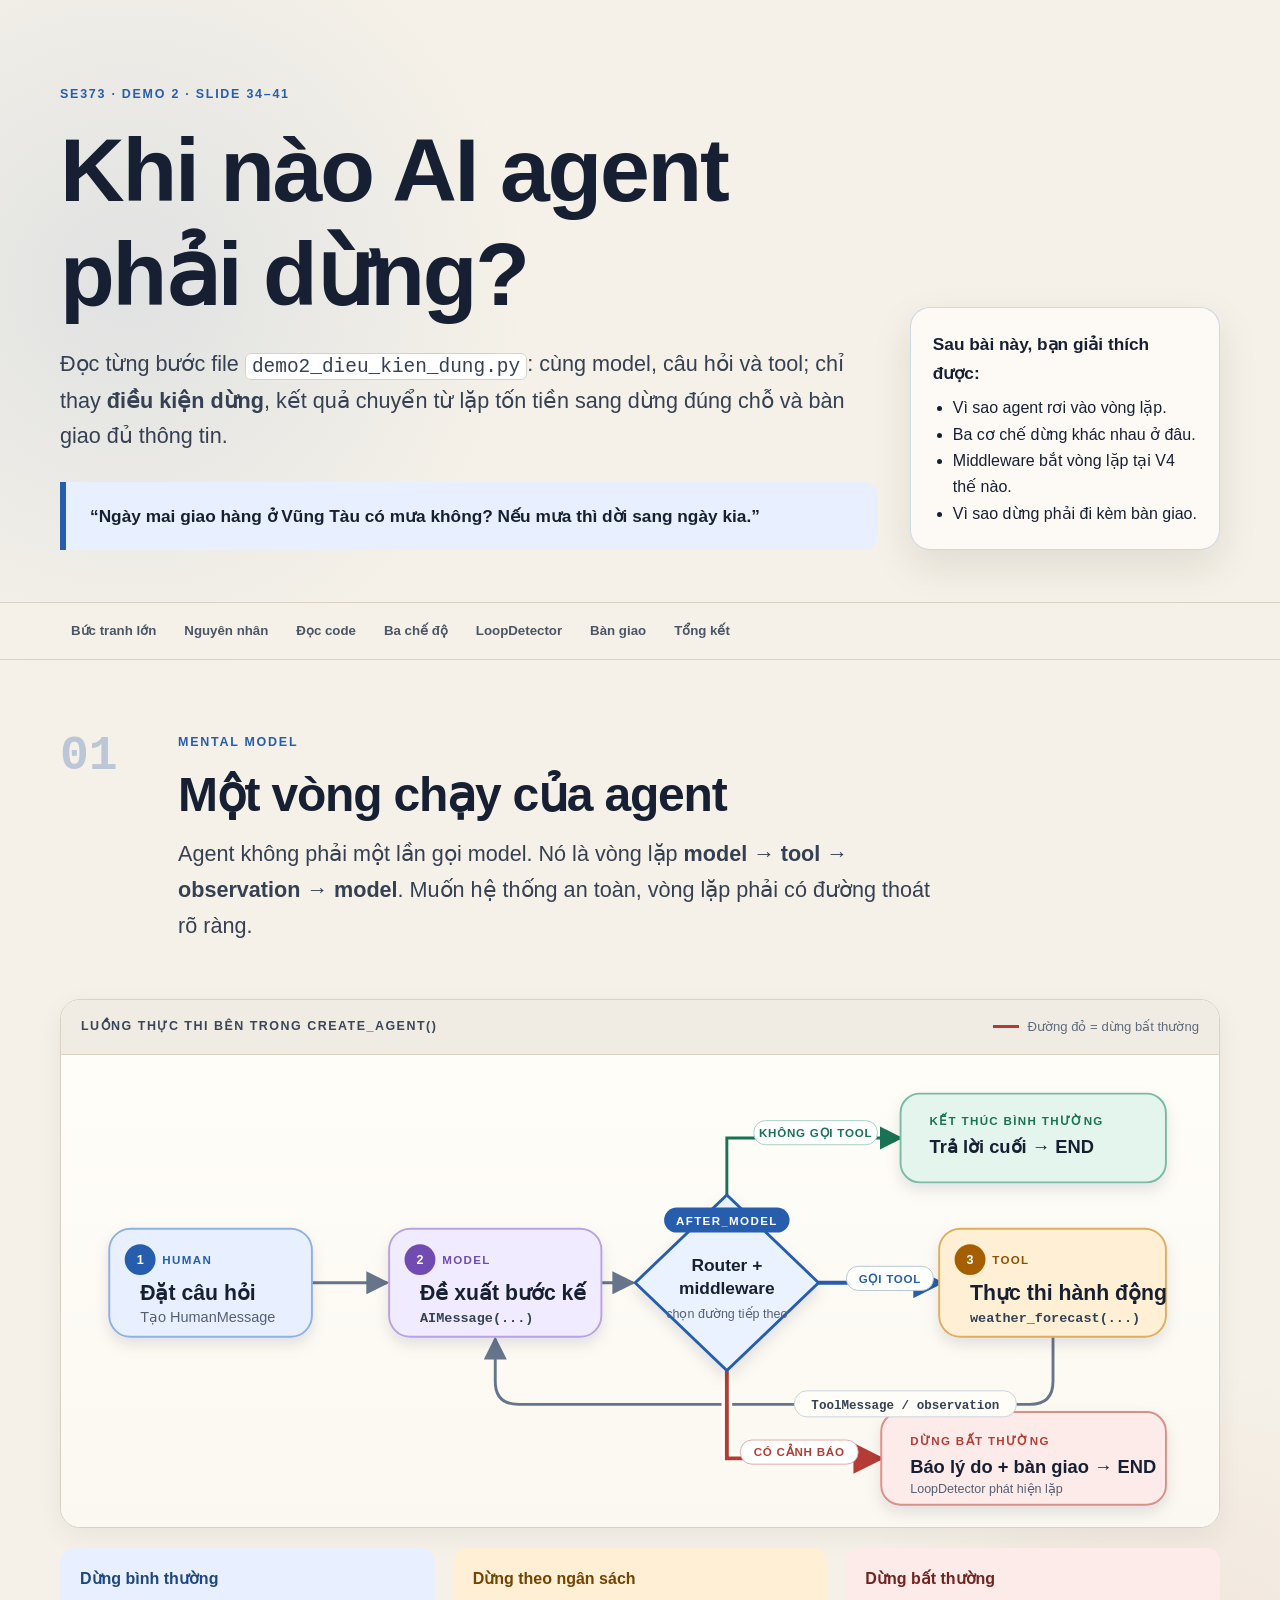
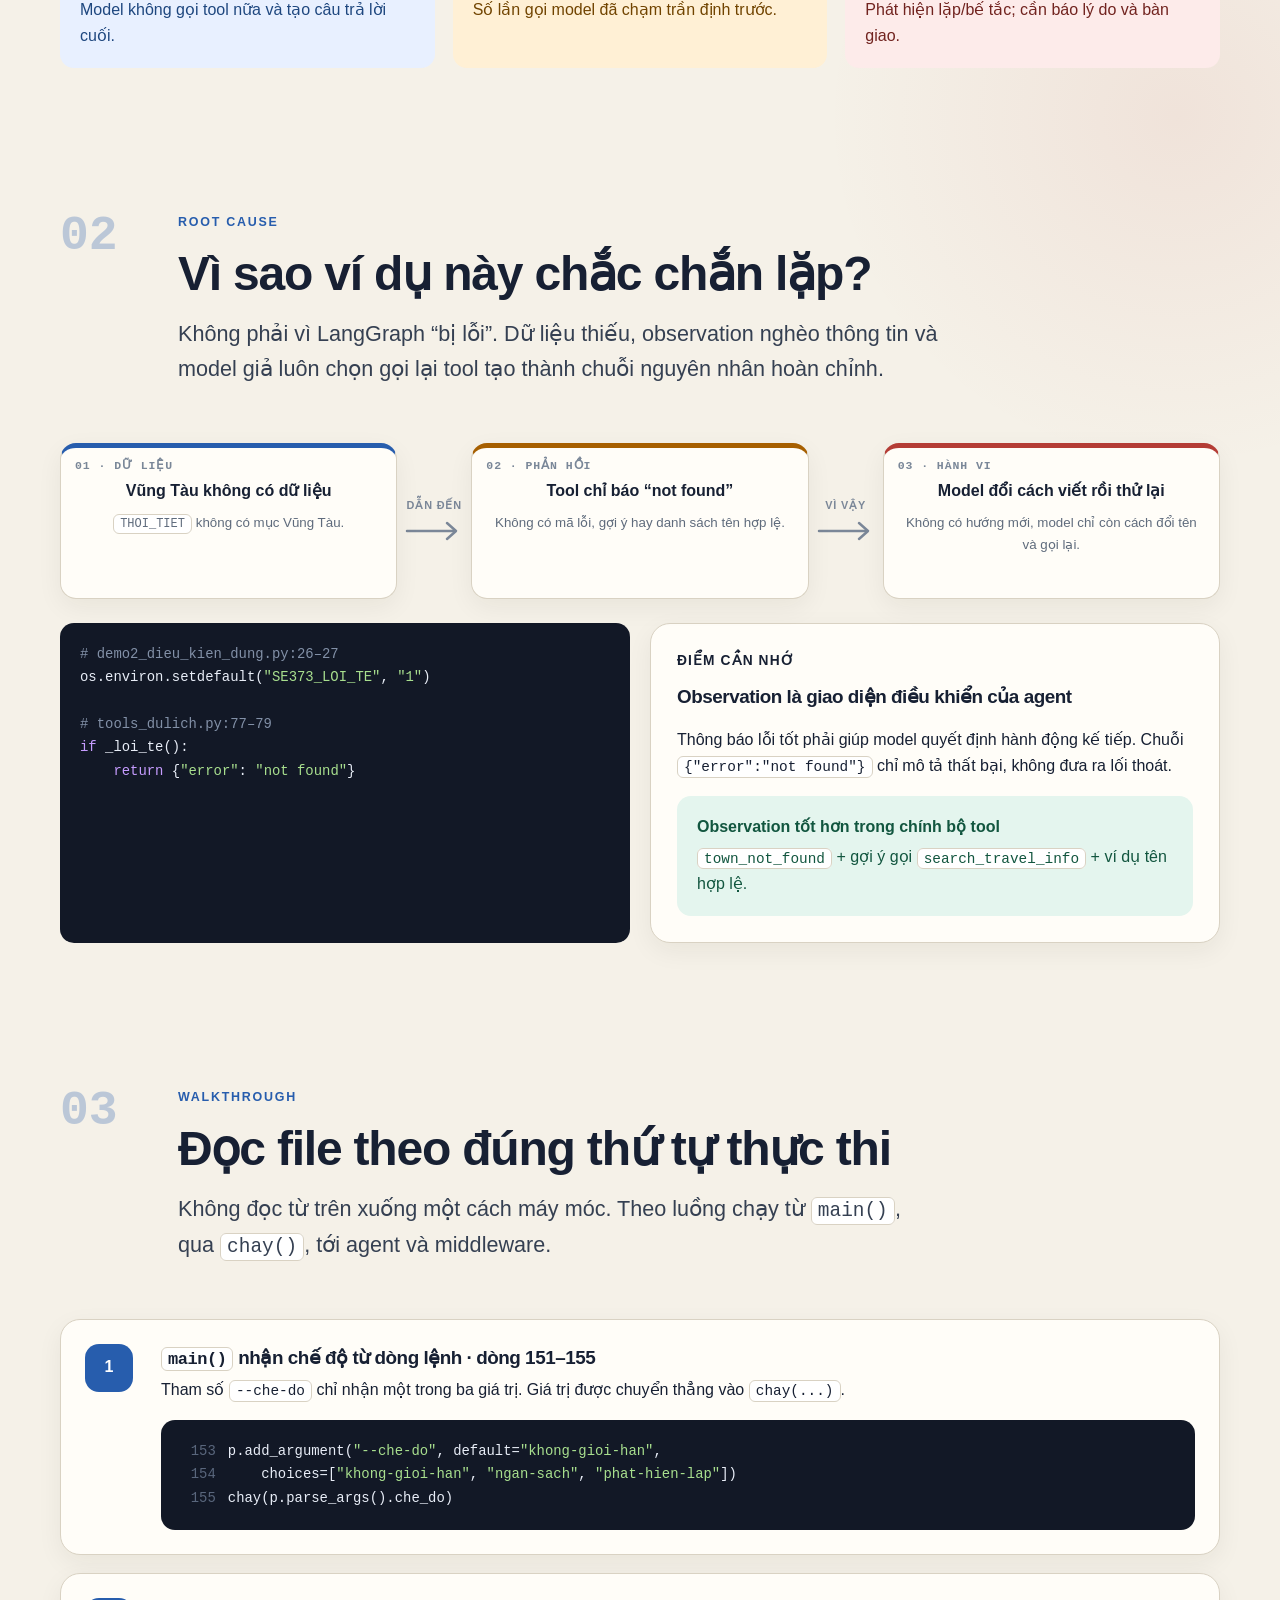
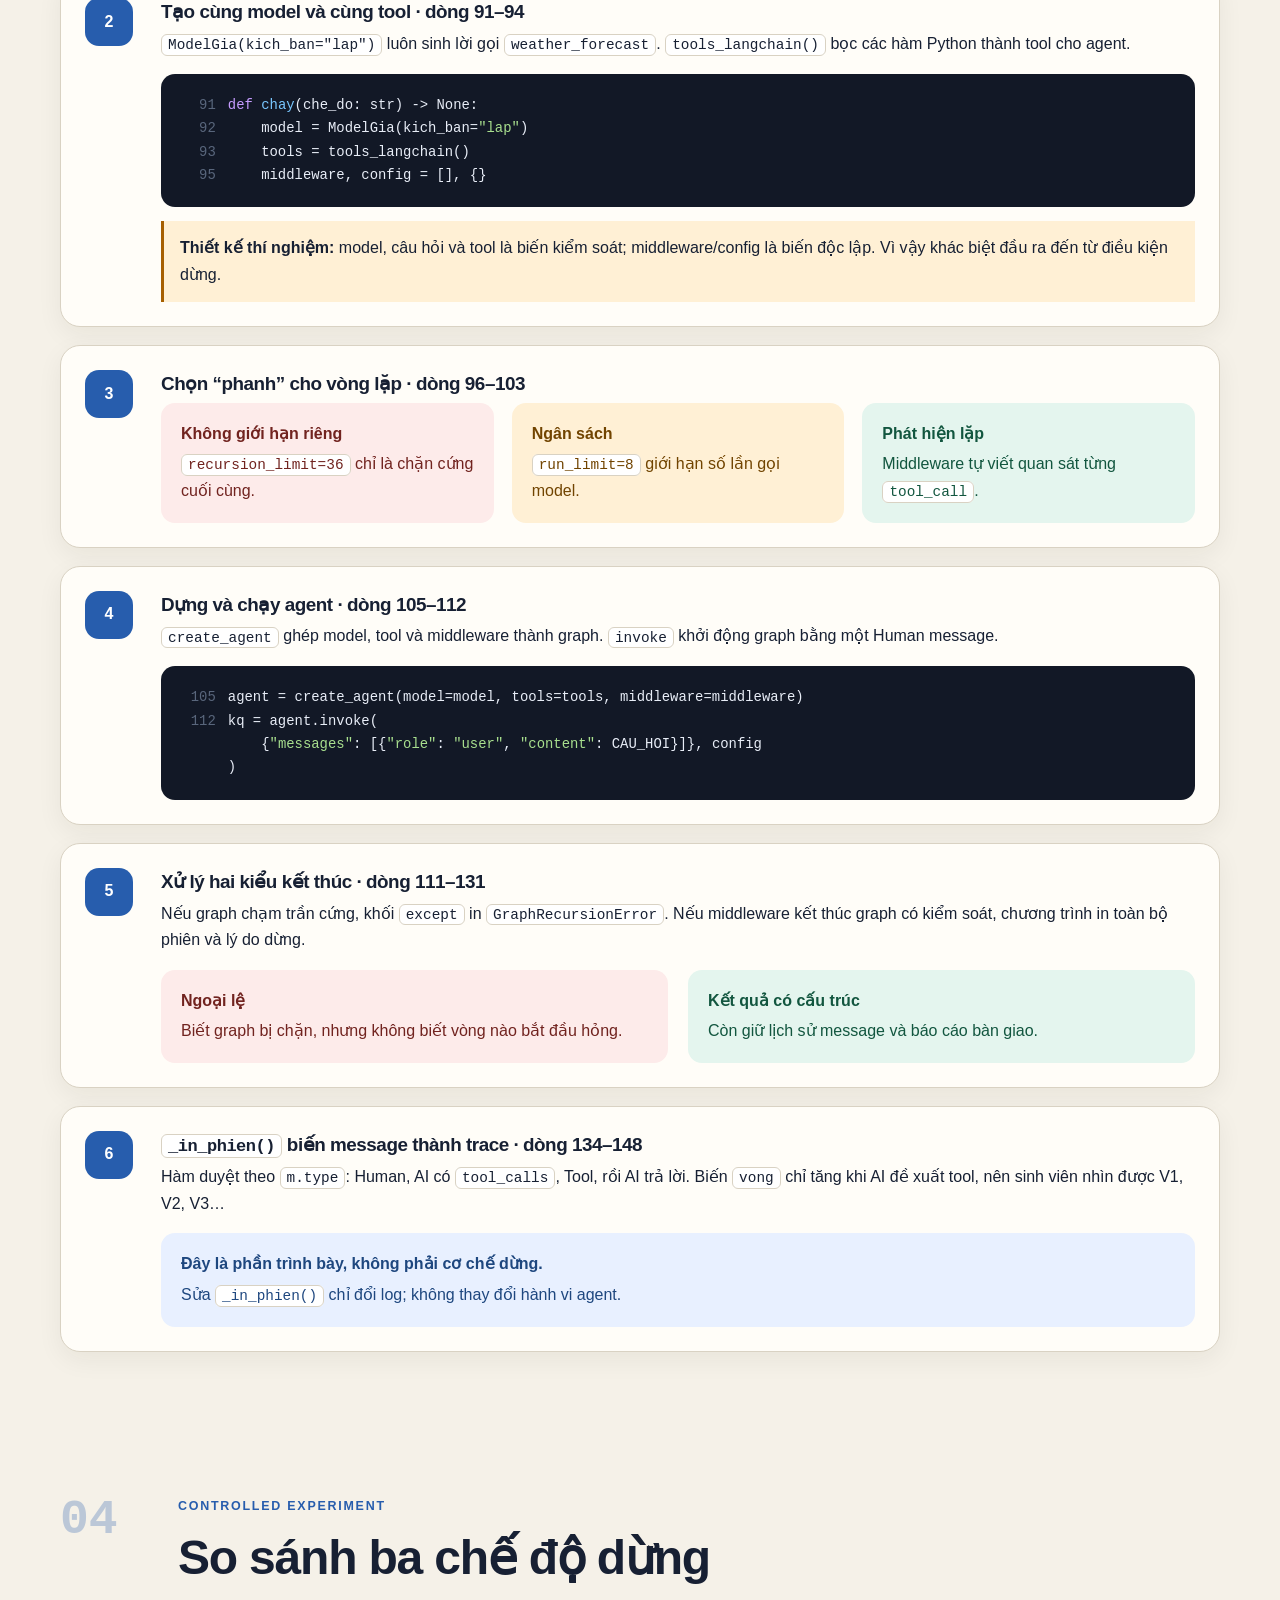
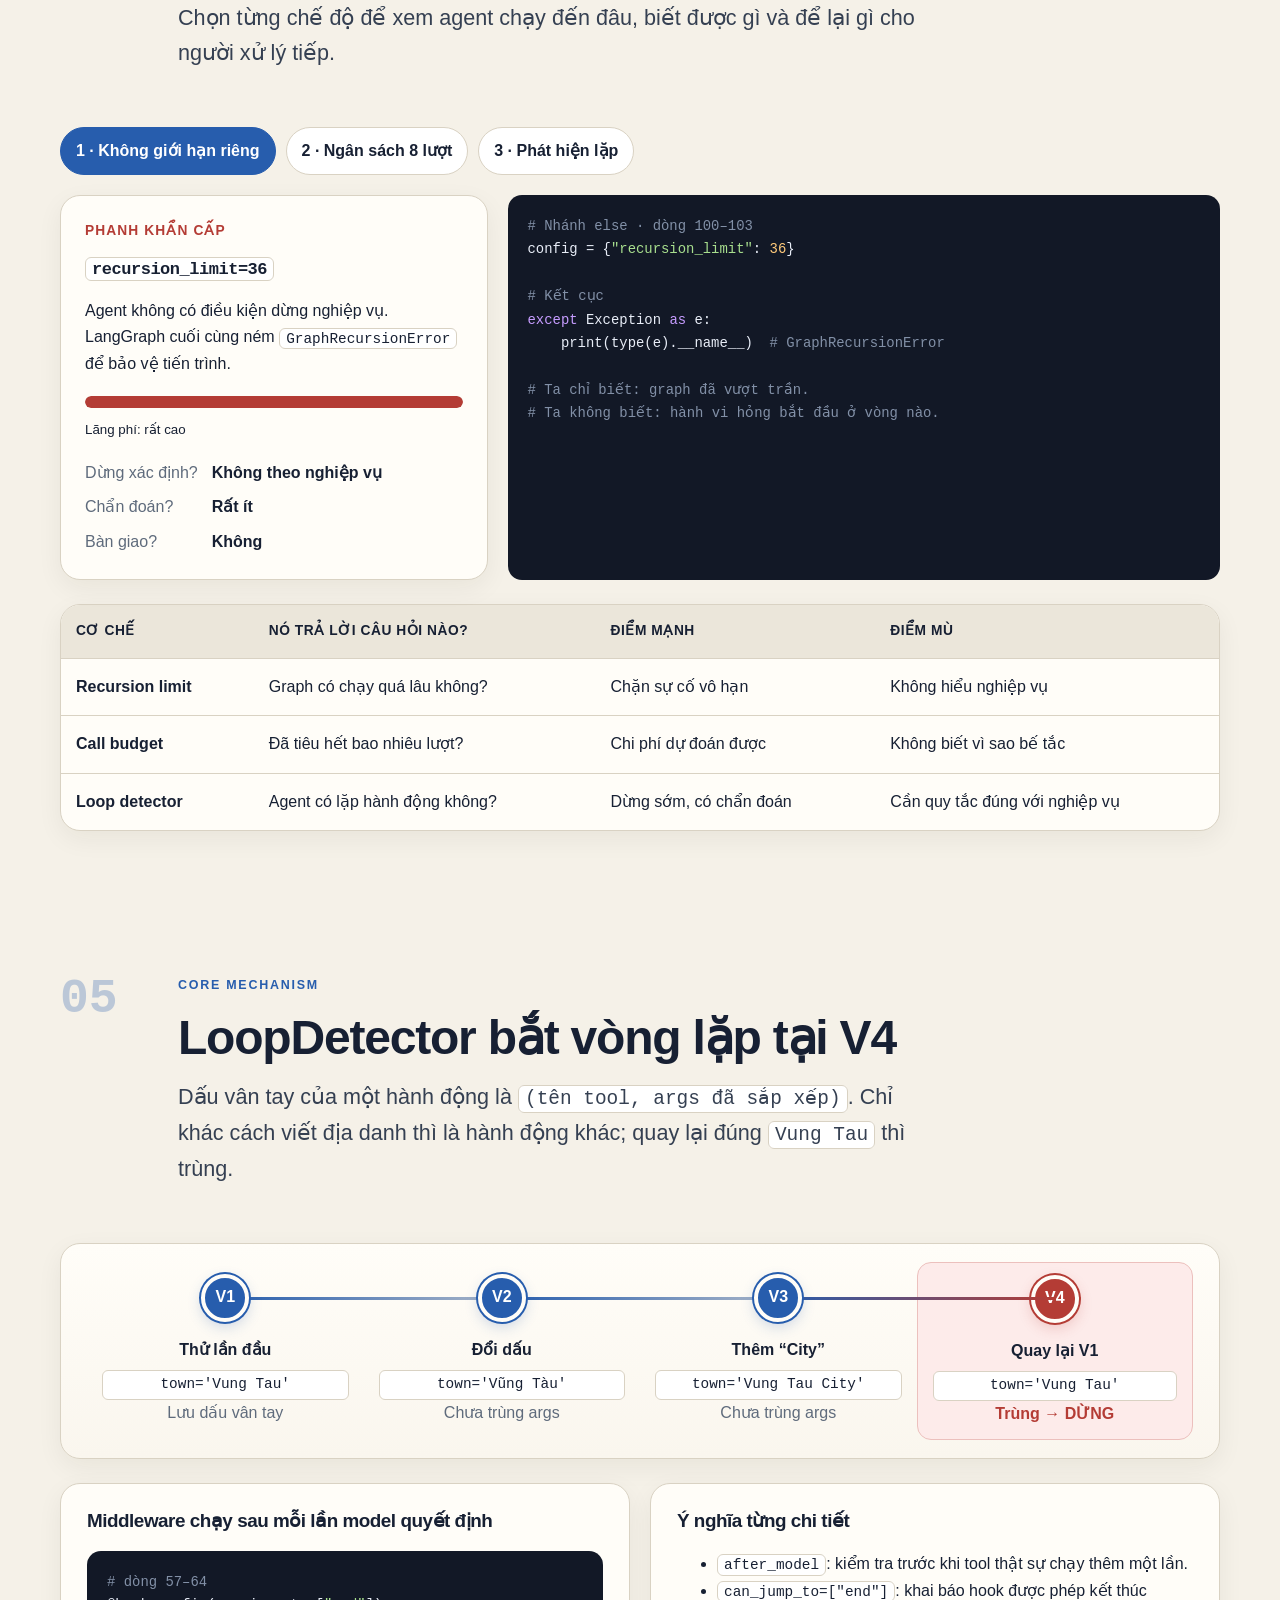
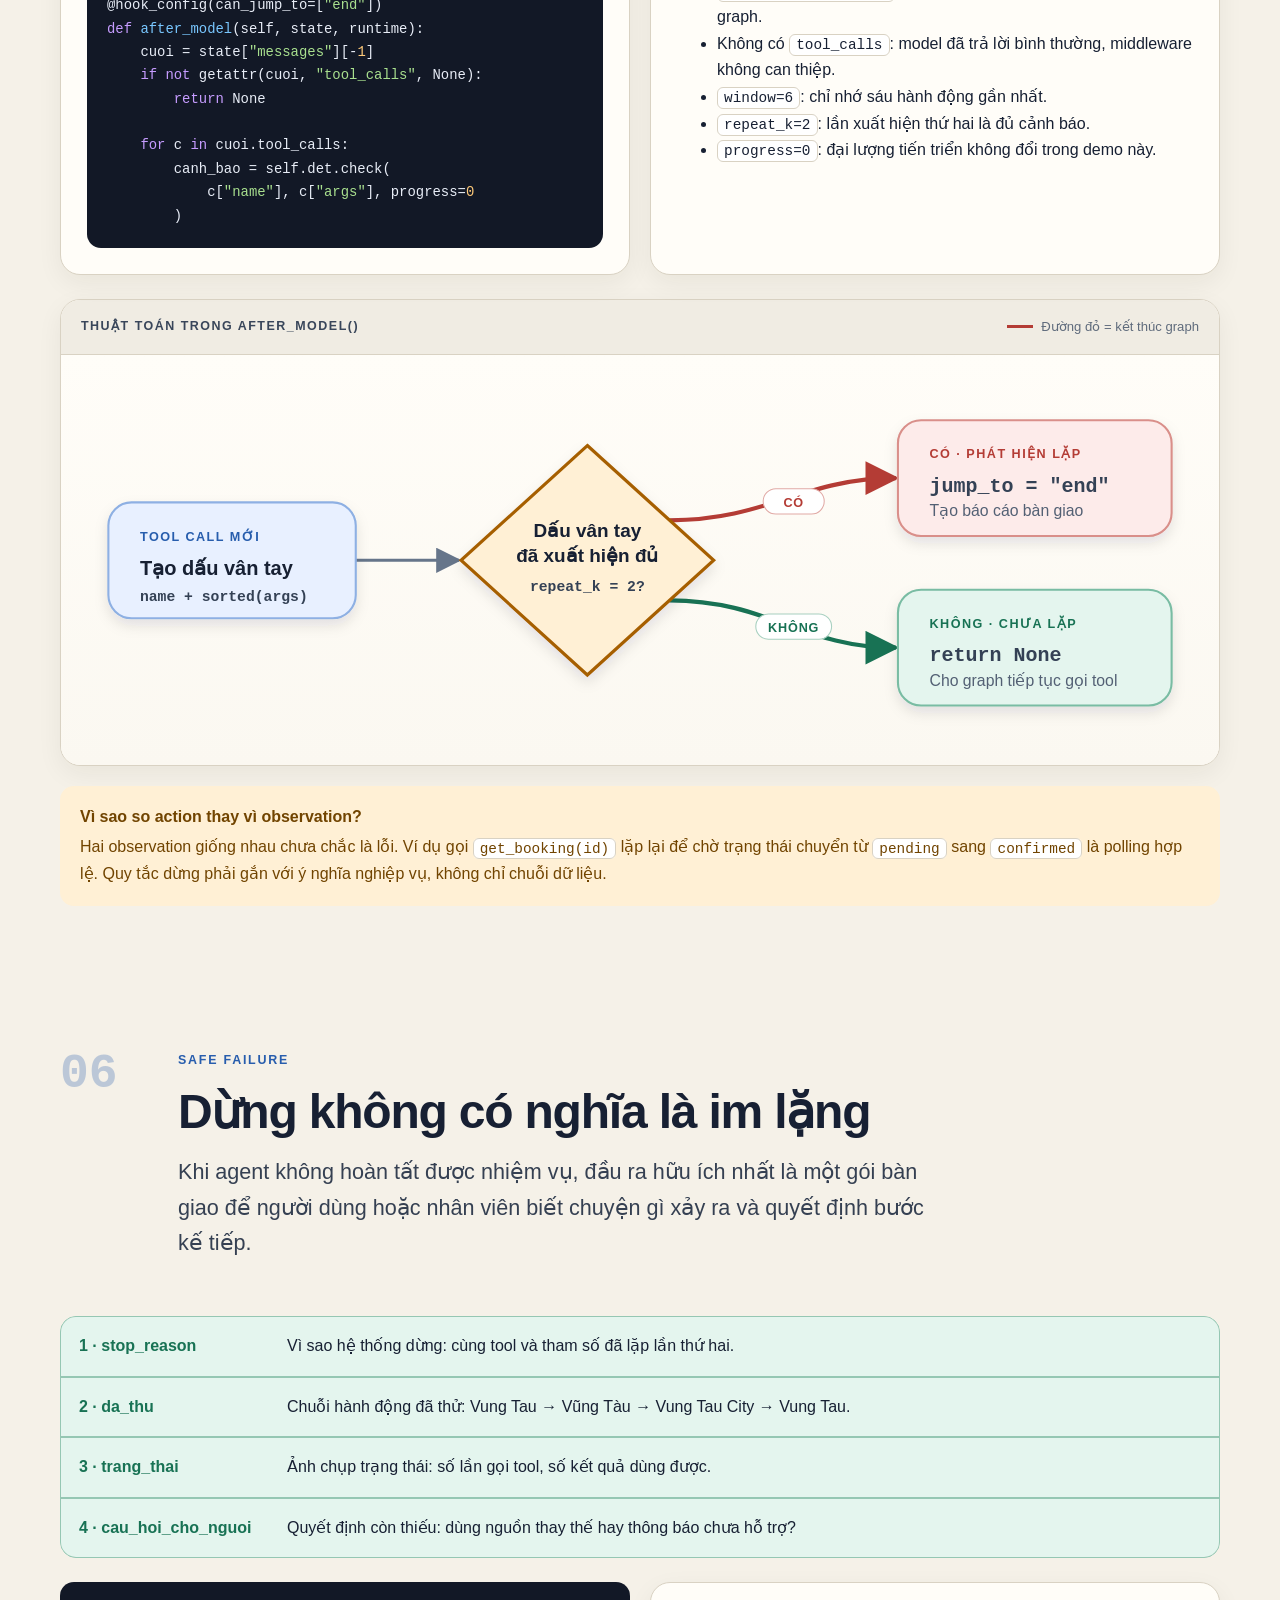
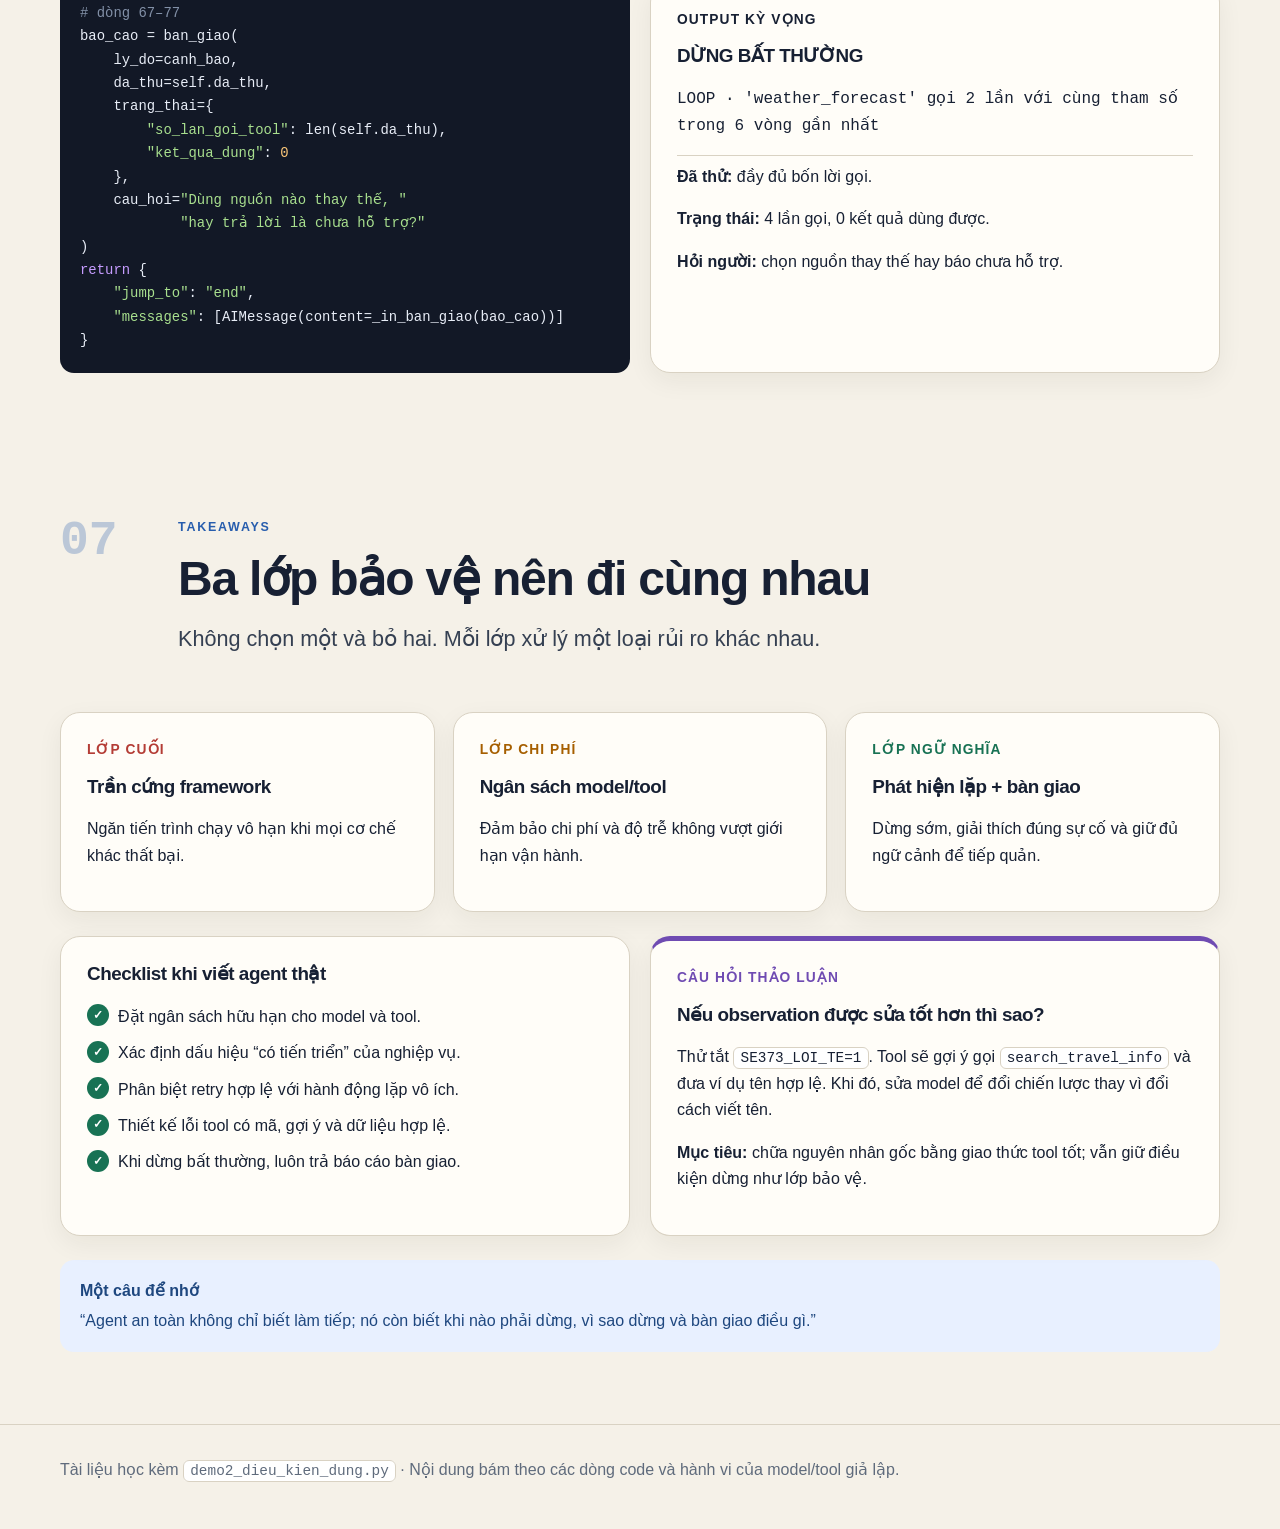
<file: lab03/Demo tại lớp-20260927/demo2_dieu_kien_dung.html>
<!doctype html>
<html lang="vi">
<head>
  <meta charset="utf-8">
  <meta name="viewport" content="width=device-width, initial-scale=1">
  <meta name="description" content="Bài giảng trực quan, từng bước về điều kiện dừng của AI agent trong demo2_dieu_kien_dung.py">
  <title>Demo 2 — Điều kiện dừng của AI Agent</title>
  <style>
    :root {
      --ink: #172033;
      --muted: #5f6b7c;
      --paper: #f5f1e8;
      --card: #fffdf8;
      --line: #d9d2c3;
      --blue: #275dad;
      --blue-soft: #e8f0ff;
      --red: #b43c35;
      --red-soft: #fdebea;
      --amber: #a65f00;
      --amber-soft: #fff0d5;
      --green: #187254;
      --green-soft: #e4f5ee;
      --purple: #6f4bb2;
      --code: #121826;
      --shadow: 0 16px 40px rgba(40, 34, 24, .10);
      --radius: 20px;
    }

    * { box-sizing: border-box; }
    html { scroll-behavior: smooth; }
    body {
      margin: 0;
      color: var(--ink);
      background:
        radial-gradient(circle at 10% 3%, rgba(39, 93, 173, .10), transparent 25rem),
        radial-gradient(circle at 92% 18%, rgba(180, 60, 53, .08), transparent 22rem),
        var(--paper);
      font: 16px/1.65 ui-sans-serif, -apple-system, BlinkMacSystemFont, "Segoe UI", sans-serif;
    }

    h1, h2, h3, p { margin-top: 0; }
    h1, h2, h3 { line-height: 1.16; letter-spacing: -.025em; }
    h1 { max-width: 920px; margin-bottom: 20px; font-size: clamp(2.6rem, 7vw, 6rem); }
    h2 { margin-bottom: 14px; font-size: clamp(1.8rem, 4vw, 3rem); }
    h3 { font-size: 1.18rem; }
    a { color: inherit; }
    code, pre, .mono { font-family: ui-monospace, SFMono-Regular, Menlo, Consolas, monospace; }
    code:not(pre code) { padding: .12rem .38rem; border: 1px solid var(--line); border-radius: 6px; background: #fff; font-size: .9em; overflow-wrap: anywhere; white-space: normal; }
    button { font: inherit; }

    .container { width: min(1160px, calc(100% - 32px)); margin-inline: auto; }
    .eyebrow { margin-bottom: 14px; color: var(--blue); font-size: .78rem; font-weight: 850; letter-spacing: .14em; text-transform: uppercase; }
    .lead { max-width: 800px; color: #354052; font-size: clamp(1.08rem, 2vw, 1.35rem); }
    .muted { color: var(--muted); }
    .kicker { font-size: .86rem; font-weight: 800; letter-spacing: .08em; text-transform: uppercase; }

    .hero { padding: 84px 0 52px; }
    .hero-grid { display: grid; grid-template-columns: minmax(0, 1.45fr) minmax(280px, .55fr); gap: 32px; align-items: end; }
    .hero-card { padding: 22px; border: 1px solid rgba(39, 93, 173, .22); border-radius: var(--radius); background: rgba(255, 253, 248, .8); box-shadow: var(--shadow); }
    .hero-card strong { display: block; margin-bottom: 8px; font-size: 1.08rem; }
    .hero-card ul { margin: 0; padding-left: 20px; }
    .question { margin: 28px 0 0; padding: 20px 24px; border-left: 6px solid var(--blue); border-radius: 0 14px 14px 0; background: var(--blue-soft); font-size: 1.08rem; font-weight: 700; }

    .toc { position: sticky; top: 0; z-index: 20; border-block: 1px solid var(--line); background: rgba(245, 241, 232, .94); backdrop-filter: blur(12px); }
    .toc .container { display: flex; gap: 6px; overflow-x: auto; padding-block: 10px; scrollbar-width: thin; }
    .toc a { flex: 0 0 auto; padding: 7px 11px; border-radius: 999px; color: #4a5565; font-size: .83rem; font-weight: 750; text-decoration: none; }
    .toc a:hover, .toc a:focus-visible { color: var(--blue); background: var(--blue-soft); outline: none; }

    section { padding: 72px 0; scroll-margin-top: 64px; }
    .section-head { display: grid; grid-template-columns: 100px minmax(0, 760px); gap: 18px; margin-bottom: 34px; }
    .section-no { color: var(--blue); font: 800 3rem/1 ui-monospace, monospace; opacity: .28; }

    .card { min-width: 0; border: 1px solid var(--line); border-radius: var(--radius); background: var(--card); box-shadow: 0 8px 26px rgba(42, 35, 24, .06); }
    .pad { padding: 26px; }
    .grid-2 { display: grid; grid-template-columns: repeat(2, minmax(0, 1fr)); gap: 20px; }
    .grid-3 { display: grid; grid-template-columns: repeat(3, minmax(0, 1fr)); gap: 18px; }
    .callout { padding: 18px 20px; border-radius: 14px; }
    .callout strong { display: block; margin-bottom: 4px; }
    .callout.danger { color: #71231f; background: var(--red-soft); }
    .callout.info { color: #1e477f; background: var(--blue-soft); }
    .callout.success { color: #12563f; background: var(--green-soft); }
    .callout.warn { color: #714400; background: var(--amber-soft); }

    .diagram-shell { overflow: hidden; margin: 0; padding: 0; }
    .diagram-topbar { display: flex; align-items: center; justify-content: space-between; gap: 16px; padding: 16px 20px; border-bottom: 1px solid var(--line); background: #f0ece3; }
    .diagram-title { color: #39465a; font-size: .78rem; font-weight: 900; letter-spacing: .12em; text-transform: uppercase; }
    .diagram-key { display: flex; align-items: center; gap: 8px; color: var(--muted); font-size: .82rem; }
    .diagram-key::before { content: ""; width: 26px; border-top: 3px solid var(--red); }
    .diagram-scroll { overflow-x: auto; overscroll-behavior-inline: contain; scrollbar-color: #aeb8c8 transparent; scrollbar-width: thin; }
    .diagram-svg { display: block; width: 100%; min-width: 900px; height: auto; background: linear-gradient(180deg, #fffdf8 0%, #fbf8f1 100%); }
    .diagram-svg text { font-family: ui-sans-serif, -apple-system, BlinkMacSystemFont, "Segoe UI", sans-serif; }
    .diagram-svg .svg-kicker { font-size: 12px; font-weight: 850; letter-spacing: 1.4px; }
    .diagram-svg .svg-title { fill: var(--ink); font-size: 22px; font-weight: 850; }
    .diagram-svg .svg-copy { fill: #536074; font-size: 15px; }
    .diagram-svg .svg-code { fill: #344155; font: 600 14px ui-monospace, SFMono-Regular, Menlo, monospace; }
    .diagram-svg .svg-branch { font-size: 12px; font-weight: 900; letter-spacing: .8px; }
    .diagram-mobile-hint { display: none; margin: 0; padding: 9px 16px; border-top: 1px solid var(--line); color: var(--muted); background: #f7f3eb; font-size: .8rem; }

    .root-cause { display: grid; grid-template-columns: 1fr 74px 1fr 74px 1fr; align-items: center; }
    .cause { position: relative; min-height: 156px; padding: 30px 22px 22px; border-top: 5px solid var(--blue); border-radius: 16px; text-align: center; }
    .cause.observation { border-top-color: var(--amber); }
    .cause.loop { border-top-color: var(--red); }
    .cause::before { content: attr(data-step); position: absolute; top: 12px; left: 14px; color: #7a8798; font: 800 .72rem/1 ui-monospace, monospace; letter-spacing: .08em; }
    .cause small { display: block; margin-top: 8px; color: var(--muted); }
    .cause-link { display: grid; justify-items: center; gap: 2px; color: #7b8798; }
    .cause-link span { font-size: .68rem; font-weight: 850; letter-spacing: .08em; text-transform: uppercase; }
    .flow-arrow { display: block; width: 58px; height: 28px; color: currentColor; }

    pre { max-width: 100%; margin: 0; overflow: auto; border-radius: 14px; background: var(--code); color: #e8edf7; font-size: .87rem; line-height: 1.68; tab-size: 4; }
    pre code { display: block; min-width: max-content; padding: 20px; }
    .kw { color: #c69cff; }
    .fn { color: #79c7ff; }
    .str { color: #a8df8e; }
    .num { color: #ffca7a; }
    .cm { color: #8290a7; }
    .ln { display: inline-block; width: 2.5em; margin-right: 12px; color: #59667c; text-align: right; user-select: none; }

    .steps { display: grid; grid-template-columns: minmax(0, 1fr); gap: 18px; }
    .step { min-width: 0; display: grid; grid-template-columns: 58px minmax(0, 1fr); gap: 18px; padding: 24px; }
    .step-num { display: grid; place-items: center; width: 48px; height: 48px; border-radius: 14px; color: #fff; background: var(--blue); font-weight: 900; }
    .step h3 { margin: 3px 0 8px; }
    .step p:last-child { margin-bottom: 0; }
    .why { margin-top: 14px; padding: 14px 16px; border-left: 3px solid var(--amber); background: var(--amber-soft); }

    .timeline { display: grid; grid-template-columns: repeat(4, 1fr); gap: 0; padding: 30px 26px; background: linear-gradient(180deg, #fffdf8, #faf6ee); }
    .turn { position: relative; z-index: 2; padding: 0 15px; text-align: center; }
    .turn::after { content: ""; position: absolute; z-index: 1; top: 23px; left: 50%; width: 100%; height: 3px; background: linear-gradient(90deg, var(--blue), #a8b5c8); }
    .turn:nth-child(3)::after { background: linear-gradient(90deg, var(--blue), var(--red)); }
    .turn:last-child::after { display: none; }
    .dot { position: relative; z-index: 3; display: grid; place-items: center; width: 48px; height: 48px; margin: 0 auto 15px; border: 4px solid var(--card); border-radius: 50%; color: #fff; background: var(--blue); box-shadow: 0 0 0 2px var(--blue), 0 5px 14px rgba(39, 93, 173, .22); font-weight: 900; }
    .turn.bad { z-index: 1; margin: -12px 0; padding-block: 12px; border: 1px solid #ecc0bd; border-radius: 14px; background: var(--red-soft); }
    .turn.bad .dot { background: var(--red); box-shadow: 0 0 0 2px var(--red), 0 5px 14px rgba(180, 60, 53, .22); }
    .turn code { display: block; margin-top: 7px; overflow-wrap: anywhere; }

    .mode-picker { display: flex; flex-wrap: wrap; gap: 10px; margin-bottom: 20px; }
    .mode-button { padding: 10px 15px; border: 1px solid var(--line); border-radius: 999px; color: var(--ink); background: #fff; cursor: pointer; font-weight: 800; }
    .mode-button:hover, .mode-button:focus-visible { border-color: var(--blue); outline: none; }
    .mode-button[aria-selected="true"] { border-color: var(--blue); color: #fff; background: var(--blue); }
    .mode-panel { display: none; grid-template-columns: minmax(0, .75fr) minmax(0, 1.25fr); gap: 20px; }
    .mode-panel.active { display: grid; }
    .mode-result { padding: 24px; }
    .meter { height: 12px; margin: 18px 0 8px; overflow: hidden; border-radius: 999px; background: #e5e1d8; }
    .meter span { display: block; height: 100%; border-radius: inherit; }
    .metric { display: grid; grid-template-columns: auto 1fr; gap: 8px 14px; margin: 18px 0 0; }
    .metric dt { color: var(--muted); }
    .metric dd { margin: 0; font-weight: 800; }

    .decision-svg { min-width: 760px; }

    .compare { width: 100%; border-collapse: collapse; overflow: hidden; }
    .compare th, .compare td { padding: 15px; border-bottom: 1px solid var(--line); text-align: left; vertical-align: top; }
    .compare thead { background: #ebe6da; }
    .compare th { font-size: .86rem; letter-spacing: .04em; text-transform: uppercase; }
    .compare tbody tr:last-child td { border-bottom: 0; }
    .good { color: var(--green); font-weight: 850; }
    .bad-text { color: var(--red); font-weight: 850; }
    .mid { color: var(--amber); font-weight: 850; }

    .handoff { display: grid; gap: 2px; overflow: hidden; border: 1px solid #95c7b3; border-radius: 16px; background: #95c7b3; }
    .handoff-row { display: grid; grid-template-columns: 190px 1fr; gap: 18px; padding: 16px 18px; background: var(--green-soft); }
    .handoff-row strong { color: var(--green); }

    .checklist { display: grid; gap: 10px; margin: 0; padding: 0; list-style: none; }
    .checklist li { position: relative; padding-left: 31px; }
    .checklist li::before { content: "✓"; position: absolute; left: 0; top: .05em; display: grid; place-items: center; width: 22px; height: 22px; border-radius: 50%; color: #fff; background: var(--green); font-size: .78rem; font-weight: 900; }

    .exercise { border-top: 5px solid var(--purple); }
    footer { padding: 32px 0 54px; border-top: 1px solid var(--line); color: var(--muted); }

    @media (max-width: 900px) {
      .hero-grid, .grid-3, .mode-panel.active { grid-template-columns: minmax(0, 1fr); }
      .diagram-svg { min-width: 860px; }
      .diagram-mobile-hint { display: block; }
      .root-cause { grid-template-columns: minmax(0, 1fr); gap: 12px; }
      .flow-arrow { transform: rotate(90deg); }
      .timeline { grid-template-columns: minmax(0, 1fr); gap: 18px; }
      .turn { min-width: 0; display: grid; grid-template-columns: 54px minmax(0, 1fr); text-align: left; }
      .turn::after { top: 35px; left: 35px; width: 3px; height: calc(100% + 18px); background: linear-gradient(180deg, var(--blue), #a8b5c8); }
      .dot { margin: 0; }
    }

    @media (max-width: 680px) {
      .hero { padding-top: 48px; }
      .hero-grid, .grid-2 { grid-template-columns: minmax(0, 1fr); }
      .section-head { grid-template-columns: minmax(0, 1fr); gap: 4px; }
      .section-no { font-size: 2rem; }
      .step { grid-template-columns: minmax(0, 1fr); }
      .handoff-row { grid-template-columns: minmax(0, 1fr); gap: 2px; }
      .compare { font-size: .88rem; }
      .compare th, .compare td { padding: 10px; }
    }

    @media print {
      body { background: #fff; font-size: 11pt; }
      .toc, .mode-picker { display: none; }
      .hero, section { padding: 24px 0; }
      .card { box-shadow: none; break-inside: avoid; }
      .mode-panel { display: grid !important; margin-bottom: 16px; }
      pre { white-space: pre-wrap; }
    }
  </style>
</head>
<body>
  <header class="hero">
    <div class="container hero-grid">
      <div>
        <p class="eyebrow">SE373 · Demo 2 · Slide 34–41</p>
        <h1>Khi nào AI agent phải dừng?</h1>
        <p class="lead">Đọc từng bước file <code>demo2_dieu_kien_dung.py</code>: cùng model, câu hỏi và tool; chỉ thay <strong>điều kiện dừng</strong>, kết quả chuyển từ lặp tốn tiền sang dừng đúng chỗ và bàn giao đủ thông tin.</p>
        <blockquote class="question">“Ngày mai giao hàng ở Vũng Tàu có mưa không? Nếu mưa thì dời sang ngày kia.”</blockquote>
      </div>
      <aside class="hero-card" aria-label="Mục tiêu học tập">
        <strong>Sau bài này, bạn giải thích được:</strong>
        <ul>
          <li>Vì sao agent rơi vào vòng lặp.</li>
          <li>Ba cơ chế dừng khác nhau ở đâu.</li>
          <li>Middleware bắt vòng lặp tại V4 thế nào.</li>
          <li>Vì sao dừng phải đi kèm bàn giao.</li>
        </ul>
      </aside>
    </div>
  </header>

  <nav class="toc" aria-label="Mục lục bài học">
    <div class="container">
      <a href="#buc-tranh">Bức tranh lớn</a>
      <a href="#nguyen-nhan">Nguyên nhân</a>
      <a href="#doc-code">Đọc code</a>
      <a href="#ba-che-do">Ba chế độ</a>
      <a href="#loop-detector">LoopDetector</a>
      <a href="#ban-giao">Bàn giao</a>
      <a href="#tong-ket">Tổng kết</a>
    </div>
  </nav>

  <main>
    <section id="buc-tranh">
      <div class="container">
        <div class="section-head">
          <div class="section-no">01</div>
          <div>
            <p class="eyebrow">Mental model</p>
            <h2>Một vòng chạy của agent</h2>
            <p class="lead">Agent không phải một lần gọi model. Nó là vòng lặp <strong>model → tool → observation → model</strong>. Muốn hệ thống an toàn, vòng lặp phải có đường thoát rõ ràng.</p>
          </div>
        </div>

        <figure class="diagram-shell card">
          <figcaption class="diagram-topbar">
            <span class="diagram-title">Luồng thực thi bên trong create_agent()</span>
            <span class="diagram-key">Đường đỏ = dừng bất thường</span>
          </figcaption>
          <div class="diagram-scroll">
            <svg class="diagram-svg" viewBox="0 0 1200 490" role="img" aria-labelledby="agent-flow-title agent-flow-desc">
              <title id="agent-flow-title">Vòng lặp thực thi của LangGraph agent</title>
              <desc id="agent-flow-desc">Người dùng gửi câu hỏi cho model. Sau mỗi quyết định của model, router và middleware chọn gọi tool, trả lời bình thường, hoặc dừng bất thường và bàn giao.</desc>
              <defs>
                <marker id="agent-arrow" viewBox="0 0 10 10" refX="9" refY="5" markerWidth="8" markerHeight="8" orient="auto-start-reverse">
                  <path d="M 0 0 L 10 5 L 0 10 z" fill="#66758a"/>
                </marker>
                <marker id="agent-arrow-blue" viewBox="0 0 10 10" refX="9" refY="5" markerWidth="8" markerHeight="8" orient="auto-start-reverse">
                  <path d="M 0 0 L 10 5 L 0 10 z" fill="#275dad"/>
                </marker>
                <marker id="agent-arrow-green" viewBox="0 0 10 10" refX="9" refY="5" markerWidth="8" markerHeight="8" orient="auto-start-reverse">
                  <path d="M 0 0 L 10 5 L 0 10 z" fill="#187254"/>
                </marker>
                <marker id="agent-arrow-red" viewBox="0 0 10 10" refX="9" refY="5" markerWidth="8" markerHeight="8" orient="auto-start-reverse">
                  <path d="M 0 0 L 10 5 L 0 10 z" fill="#b43c35"/>
                </marker>
                <filter id="agent-shadow" x="-20%" y="-20%" width="140%" height="150%">
                  <feDropShadow dx="0" dy="7" stdDeviation="7" flood-color="#172033" flood-opacity=".10"/>
                </filter>
              </defs>

              <!-- Các cạnh được vẽ trước để luôn nằm dưới node. -->
              <path d="M260 236 H338" fill="none" stroke="#66758a" stroke-width="3" marker-end="url(#agent-arrow)"/>
              <path d="M560 236 H593" fill="none" stroke="#66758a" stroke-width="3" marker-end="url(#agent-arrow)"/>
              <path d="M785 236 H912" fill="none" stroke="#275dad" stroke-width="4" marker-end="url(#agent-arrow-blue)"/>
              <path d="M1028 292 V338 Q1028 362 1004 362 H474 Q450 362 450 338 V294" fill="none" stroke="#66758a" stroke-width="3" marker-end="url(#agent-arrow)"/>
              <path d="M690 145 V86 H870" fill="none" stroke="#187254" stroke-width="3" marker-end="url(#agent-arrow-green)"/>
              <path d="M690 327 V418 H850" fill="none" stroke="#fffdf8" stroke-width="11" stroke-linecap="round" stroke-linejoin="round"/>
              <path d="M690 327 V418 H850" fill="none" stroke="#b43c35" stroke-width="4" marker-end="url(#agent-arrow-red)"/>

              <rect x="50" y="180" width="210" height="112" rx="22" fill="#e8f0ff" stroke="#8eb0e3" stroke-width="2" filter="url(#agent-shadow)"/>
              <circle cx="82" cy="212" r="16" fill="#275dad"/>
              <text x="82" y="217" text-anchor="middle" fill="#fff" font-size="13" font-weight="900">1</text>
              <text x="105" y="217" class="svg-kicker" fill="#275dad">HUMAN</text>
              <text x="82" y="254" class="svg-title">Đặt câu hỏi</text>
              <text x="82" y="277" class="svg-copy">Tạo HumanMessage</text>

              <rect x="340" y="180" width="220" height="112" rx="22" fill="#f1ebff" stroke="#b9a1e5" stroke-width="2" filter="url(#agent-shadow)"/>
              <circle cx="372" cy="212" r="16" fill="#6f4bb2"/>
              <text x="372" y="217" text-anchor="middle" fill="#fff" font-size="13" font-weight="900">2</text>
              <text x="395" y="217" class="svg-kicker" fill="#6f4bb2">MODEL</text>
              <text x="372" y="254" class="svg-title">Đề xuất bước kế</text>
              <text x="372" y="277" class="svg-code">AIMessage(...)</text>

              <polygon points="690,145 785,236 690,327 595,236" fill="#eaf2ff" stroke="#275dad" stroke-width="3" filter="url(#agent-shadow)"/>
              <rect x="625" y="158" width="130" height="26" rx="13" fill="#275dad"/>
              <text x="690" y="176" text-anchor="middle" fill="#fff" class="svg-kicker">AFTER_MODEL</text>
              <text x="690" y="224" text-anchor="middle" class="svg-title" style="font-size:18px">Router +</text>
              <text x="690" y="248" text-anchor="middle" class="svg-title" style="font-size:18px">middleware</text>
              <text x="690" y="273" text-anchor="middle" class="svg-copy" style="font-size:13px">chọn đường tiếp theo</text>

              <rect x="910" y="180" width="235" height="112" rx="22" fill="#fff0d5" stroke="#dfad5c" stroke-width="2" filter="url(#agent-shadow)"/>
              <circle cx="942" cy="212" r="16" fill="#a65f00"/>
              <text x="942" y="217" text-anchor="middle" fill="#fff" font-size="13" font-weight="900">3</text>
              <text x="965" y="217" class="svg-kicker" fill="#8b5100">TOOL</text>
              <text x="942" y="254" class="svg-title">Thực thi hành động</text>
              <text x="942" y="277" class="svg-code">weather_forecast(...)</text>

              <rect x="870" y="40" width="275" height="92" rx="20" fill="#e4f5ee" stroke="#79bca3" stroke-width="2" filter="url(#agent-shadow)"/>
              <text x="900" y="73" class="svg-kicker" fill="#187254">KẾT THÚC BÌNH THƯỜNG</text>
              <text x="900" y="102" class="svg-title" style="font-size:19px">Trả lời cuối → END</text>

              <rect x="850" y="370" width="295" height="96" rx="20" fill="#fdebea" stroke="#d98f8a" stroke-width="2" filter="url(#agent-shadow)"/>
              <text x="880" y="404" class="svg-kicker" fill="#b43c35">DỪNG BẤT THƯỜNG</text>
              <text x="880" y="433" class="svg-title" style="font-size:19px">Báo lý do + bàn giao → END</text>
              <text x="880" y="454" class="svg-copy" style="font-size:13px">LoopDetector phát hiện lặp</text>

              <rect x="814" y="219" width="90" height="25" rx="12" fill="#fff" stroke="#b8c6d8"/>
              <text x="859" y="236" text-anchor="middle" class="svg-branch" fill="#275dad">GỌI TOOL</text>
              <rect x="718" y="68" width="128" height="25" rx="12" fill="#fff" stroke="#a8d0c0"/>
              <text x="782" y="85" text-anchor="middle" class="svg-branch" fill="#187254">KHÔNG GỌI TOOL</text>
              <rect x="704" y="399" width="122" height="25" rx="12" fill="#fff" stroke="#e1aaa6"/>
              <text x="765" y="416" text-anchor="middle" class="svg-branch" fill="#b43c35">CÓ CẢNH BÁO</text>
              <rect x="760" y="348" width="230" height="27" rx="13" fill="#fffdf8" stroke="#cbd3dd"/>
              <text x="875" y="367" text-anchor="middle" class="svg-code" style="font-size:13px">ToolMessage / observation</text>
            </svg>
          </div>
          <p class="diagram-mobile-hint">Vuốt ngang để xem trọn sơ đồ →</p>
        </figure>

        <div class="grid-3" style="margin-top:20px">
          <div class="callout info"><strong>Dừng bình thường</strong>Model không gọi tool nữa và tạo câu trả lời cuối.</div>
          <div class="callout warn"><strong>Dừng theo ngân sách</strong>Số lần gọi model đã chạm trần định trước.</div>
          <div class="callout danger"><strong>Dừng bất thường</strong>Phát hiện lặp/bế tắc; cần báo lý do và bàn giao.</div>
        </div>
      </div>
    </section>

    <section id="nguyen-nhan">
      <div class="container">
        <div class="section-head">
          <div class="section-no">02</div>
          <div>
            <p class="eyebrow">Root cause</p>
            <h2>Vì sao ví dụ này chắc chắn lặp?</h2>
            <p class="lead">Không phải vì LangGraph “bị lỗi”. Dữ liệu thiếu, observation nghèo thông tin và model giả luôn chọn gọi lại tool tạo thành chuỗi nguyên nhân hoàn chỉnh.</p>
          </div>
        </div>

        <div class="root-cause">
          <div class="cause card data" data-step="01 · DỮ LIỆU">
            <strong>Vũng Tàu không có dữ liệu</strong>
            <small><code>THOI_TIET</code> không có mục Vũng Tàu.</small>
          </div>
          <div class="cause-link" aria-hidden="true">
            <span>dẫn đến</span>
            <svg class="flow-arrow" viewBox="0 0 58 28">
              <path d="M2 14 H49" fill="none" stroke="currentColor" stroke-width="2.5" stroke-linecap="round"/>
              <path d="m42 6 9 8-9 8" fill="none" stroke="currentColor" stroke-width="2.5" stroke-linecap="round" stroke-linejoin="round"/>
            </svg>
          </div>
          <div class="cause card observation" data-step="02 · PHẢN HỒI">
            <strong>Tool chỉ báo “not found”</strong>
            <small>Không có mã lỗi, gợi ý hay danh sách tên hợp lệ.</small>
          </div>
          <div class="cause-link" aria-hidden="true">
            <span>vì vậy</span>
            <svg class="flow-arrow" viewBox="0 0 58 28">
              <path d="M2 14 H49" fill="none" stroke="currentColor" stroke-width="2.5" stroke-linecap="round"/>
              <path d="m42 6 9 8-9 8" fill="none" stroke="currentColor" stroke-width="2.5" stroke-linecap="round" stroke-linejoin="round"/>
            </svg>
          </div>
          <div class="cause card loop" data-step="03 · HÀNH VI">
            <strong>Model đổi cách viết rồi thử lại</strong>
            <small>Không có hướng mới, model chỉ còn cách đổi tên và gọi lại.</small>
          </div>
        </div>

        <div class="grid-2" style="margin-top:24px">
          <pre aria-label="Observation tệ"><code><span class="cm"># demo2_dieu_kien_dung.py:26–27</span>
os.environ.setdefault(<span class="str">"SE373_LOI_TE"</span>, <span class="str">"1"</span>)

<span class="cm"># tools_dulich.py:77–79</span>
<span class="kw">if</span> _loi_te():
    <span class="kw">return</span> {<span class="str">"error"</span>: <span class="str">"not found"</span>}</code></pre>
          <div class="card pad">
            <p class="kicker">Điểm cần nhớ</p>
            <h3>Observation là giao diện điều khiển của agent</h3>
            <p>Thông báo lỗi tốt phải giúp model quyết định hành động kế tiếp. Chuỗi <code>{"error":"not found"}</code> chỉ mô tả thất bại, không đưa ra lối thoát.</p>
            <div class="callout success"><strong>Observation tốt hơn trong chính bộ tool</strong><code>town_not_found</code> + gợi ý gọi <code>search_travel_info</code> + ví dụ tên hợp lệ.</div>
          </div>
        </div>
      </div>
    </section>

    <section id="doc-code">
      <div class="container">
        <div class="section-head">
          <div class="section-no">03</div>
          <div>
            <p class="eyebrow">Walkthrough</p>
            <h2>Đọc file theo đúng thứ tự thực thi</h2>
            <p class="lead">Không đọc từ trên xuống một cách máy móc. Theo luồng chạy từ <code>main()</code>, qua <code>chay()</code>, tới agent và middleware.</p>
          </div>
        </div>

        <div class="steps">
          <article class="step card">
            <div class="step-num">1</div>
            <div>
              <h3><code>main()</code> nhận chế độ từ dòng lệnh · dòng 151–155</h3>
              <p>Tham số <code>--che-do</code> chỉ nhận một trong ba giá trị. Giá trị được chuyển thẳng vào <code>chay(...)</code>.</p>
              <pre><code><span class="ln">153</span>p.add_argument(<span class="str">"--che-do"</span>, default=<span class="str">"khong-gioi-han"</span>,
<span class="ln">154</span>    choices=[<span class="str">"khong-gioi-han"</span>, <span class="str">"ngan-sach"</span>, <span class="str">"phat-hien-lap"</span>])
<span class="ln">155</span>chay(p.parse_args().che_do)</code></pre>
            </div>
          </article>

          <article class="step card">
            <div class="step-num">2</div>
            <div>
              <h3>Tạo cùng model và cùng tool · dòng 91–94</h3>
              <p><code>ModelGia(kich_ban="lap")</code> luôn sinh lời gọi <code>weather_forecast</code>. <code>tools_langchain()</code> bọc các hàm Python thành tool cho agent.</p>
              <pre><code><span class="ln">91</span><span class="kw">def</span> <span class="fn">chay</span>(che_do: str) -&gt; None:
<span class="ln">92</span>    model = ModelGia(kich_ban=<span class="str">"lap"</span>)
<span class="ln">93</span>    tools = tools_langchain()
<span class="ln">95</span>    middleware, config = [], {}</code></pre>
              <div class="why"><strong>Thiết kế thí nghiệm:</strong> model, câu hỏi và tool là biến kiểm soát; middleware/config là biến độc lập. Vì vậy khác biệt đầu ra đến từ điều kiện dừng.</div>
            </div>
          </article>

          <article class="step card">
            <div class="step-num">3</div>
            <div>
              <h3>Chọn “phanh” cho vòng lặp · dòng 96–103</h3>
              <div class="grid-3">
                <div class="callout danger"><strong>Không giới hạn riêng</strong><code>recursion_limit=36</code> chỉ là chặn cứng cuối cùng.</div>
                <div class="callout warn"><strong>Ngân sách</strong><code>run_limit=8</code> giới hạn số lần gọi model.</div>
                <div class="callout success"><strong>Phát hiện lặp</strong>Middleware tự viết quan sát từng <code>tool_call</code>.</div>
              </div>
            </div>
          </article>

          <article class="step card">
            <div class="step-num">4</div>
            <div>
              <h3>Dựng và chạy agent · dòng 105–112</h3>
              <p><code>create_agent</code> ghép model, tool và middleware thành graph. <code>invoke</code> khởi động graph bằng một Human message.</p>
              <pre><code><span class="ln">105</span>agent = create_agent(model=model, tools=tools, middleware=middleware)
<span class="ln">112</span>kq = agent.invoke(
<span class="ln"></span>    {<span class="str">"messages"</span>: [{<span class="str">"role"</span>: <span class="str">"user"</span>, <span class="str">"content"</span>: CAU_HOI}]}, config
<span class="ln"></span>)</code></pre>
            </div>
          </article>

          <article class="step card">
            <div class="step-num">5</div>
            <div>
              <h3>Xử lý hai kiểu kết thúc · dòng 111–131</h3>
              <p>Nếu graph chạm trần cứng, khối <code>except</code> in <code>GraphRecursionError</code>. Nếu middleware kết thúc graph có kiểm soát, chương trình in toàn bộ phiên và lý do dừng.</p>
              <div class="grid-2">
                <div class="callout danger"><strong>Ngoại lệ</strong>Biết graph bị chặn, nhưng không biết vòng nào bắt đầu hỏng.</div>
                <div class="callout success"><strong>Kết quả có cấu trúc</strong>Còn giữ lịch sử message và báo cáo bàn giao.</div>
              </div>
            </div>
          </article>

          <article class="step card">
            <div class="step-num">6</div>
            <div>
              <h3><code>_in_phien()</code> biến message thành trace · dòng 134–148</h3>
              <p>Hàm duyệt theo <code>m.type</code>: Human, AI có <code>tool_calls</code>, Tool, rồi AI trả lời. Biến <code>vong</code> chỉ tăng khi AI đề xuất tool, nên sinh viên nhìn được V1, V2, V3…</p>
              <div class="callout info"><strong>Đây là phần trình bày, không phải cơ chế dừng.</strong>Sửa <code>_in_phien()</code> chỉ đổi log; không thay đổi hành vi agent.</div>
            </div>
          </article>
        </div>
      </div>
    </section>

    <section id="ba-che-do">
      <div class="container">
        <div class="section-head">
          <div class="section-no">04</div>
          <div>
            <p class="eyebrow">Controlled experiment</p>
            <h2>So sánh ba chế độ dừng</h2>
            <p class="lead">Chọn từng chế độ để xem agent chạy đến đâu, biết được gì và để lại gì cho người xử lý tiếp.</p>
          </div>
        </div>

        <div class="mode-picker" role="tablist" aria-label="Chọn chế độ dừng">
          <button class="mode-button" role="tab" aria-selected="true" aria-controls="mode-unlimited" id="tab-unlimited" data-mode="unlimited">1 · Không giới hạn riêng</button>
          <button class="mode-button" role="tab" aria-selected="false" aria-controls="mode-budget" id="tab-budget" data-mode="budget">2 · Ngân sách 8 lượt</button>
          <button class="mode-button" role="tab" aria-selected="false" aria-controls="mode-loop" id="tab-loop" data-mode="loop">3 · Phát hiện lặp</button>
        </div>

        <article class="mode-panel active" id="mode-unlimited" role="tabpanel" aria-labelledby="tab-unlimited">
          <div class="mode-result card">
            <p class="kicker bad-text">Phanh khẩn cấp</p>
            <h3><code>recursion_limit=36</code></h3>
            <p>Agent không có điều kiện dừng nghiệp vụ. LangGraph cuối cùng ném <code>GraphRecursionError</code> để bảo vệ tiến trình.</p>
            <div class="meter" aria-label="Mức lãng phí cao"><span style="width:100%;background:var(--red)"></span></div>
            <small>Lãng phí: rất cao</small>
            <dl class="metric"><dt>Dừng xác định?</dt><dd>Không theo nghiệp vụ</dd><dt>Chẩn đoán?</dt><dd>Rất ít</dd><dt>Bàn giao?</dt><dd>Không</dd></dl>
          </div>
          <pre><code><span class="cm"># Nhánh else · dòng 100–103</span>
config = {<span class="str">"recursion_limit"</span>: <span class="num">36</span>}

<span class="cm"># Kết cục</span>
<span class="kw">except</span> Exception <span class="kw">as</span> e:
    print(type(e).__name__)  <span class="cm"># GraphRecursionError</span>

<span class="cm"># Ta chỉ biết: graph đã vượt trần.</span>
<span class="cm"># Ta không biết: hành vi hỏng bắt đầu ở vòng nào.</span></code></pre>
        </article>

        <article class="mode-panel" id="mode-budget" role="tabpanel" aria-labelledby="tab-budget" hidden>
          <div class="mode-result card">
            <p class="kicker mid">Cầu chì chi phí</p>
            <h3><code>ModelCallLimitMiddleware(run_limit=8)</code></h3>
            <p>Agent dừng tại ngân sách cố định, không phụ thuộc model có “tự giác” dừng hay không.</p>
            <div class="meter" aria-label="Mức lãng phí trung bình"><span style="width:56%;background:var(--amber)"></span></div>
            <small>Lãng phí: được giới hạn</small>
            <dl class="metric"><dt>Dừng xác định?</dt><dd>Có</dd><dt>Chẩn đoán?</dt><dd>Chỉ biết hết lượt</dd><dt>Bàn giao?</dt><dd>Không đủ</dd></dl>
          </div>
          <pre><code><span class="cm"># dòng 96–97</span>
<span class="kw">if</span> che_do == <span class="str">"ngan-sach"</span>:
    middleware = [
        ModelCallLimitMiddleware(
            run_limit=<span class="num">8</span>,
            exit_behavior=<span class="str">"end"</span>
        )
    ]

<span class="cm"># Tốt: hóa đơn có trần.</span>
<span class="cm"># Thiếu: không giải thích được nguyên nhân.</span></code></pre>
        </article>

        <article class="mode-panel" id="mode-loop" role="tabpanel" aria-labelledby="tab-loop" hidden>
          <div class="mode-result card">
            <p class="kicker good">Dừng theo ngữ nghĩa</p>
            <h3><code>PhatHienLapMiddleware()</code></h3>
            <p>Agent dừng ngay khi cùng cặp <code>(tool, args)</code> xuất hiện lần thứ hai trong cửa sổ gần nhất.</p>
            <div class="meter" aria-label="Mức lãng phí thấp"><span style="width:24%;background:var(--green)"></span></div>
            <small>Lãng phí: thấp</small>
            <dl class="metric"><dt>Dừng xác định?</dt><dd>Có, tại V4</dd><dt>Chẩn đoán?</dt><dd>Có lý do cụ thể</dd><dt>Bàn giao?</dt><dd>Đủ 4 trường</dd></dl>
          </div>
          <pre><code><span class="cm"># dòng 98–99</span>
<span class="kw">elif</span> che_do == <span class="str">"phat-hien-lap"</span>:
    middleware = [PhatHienLapMiddleware()]

<span class="cm"># Khi V4 lặp lại V1:</span>
{
  <span class="str">"jump_to"</span>: <span class="str">"end"</span>,
  <span class="str">"messages"</span>: [AIMessage(content=bao_cao)]
}</code></pre>
        </article>

        <div class="card" style="margin-top:24px;overflow:auto">
          <table class="compare">
            <thead><tr><th>Cơ chế</th><th>Nó trả lời câu hỏi nào?</th><th>Điểm mạnh</th><th>Điểm mù</th></tr></thead>
            <tbody>
              <tr><td><strong>Recursion limit</strong></td><td>Graph có chạy quá lâu không?</td><td>Chặn sự cố vô hạn</td><td>Không hiểu nghiệp vụ</td></tr>
              <tr><td><strong>Call budget</strong></td><td>Đã tiêu hết bao nhiêu lượt?</td><td>Chi phí dự đoán được</td><td>Không biết vì sao bế tắc</td></tr>
              <tr><td><strong>Loop detector</strong></td><td>Agent có lặp hành động không?</td><td>Dừng sớm, có chẩn đoán</td><td>Cần quy tắc đúng với nghiệp vụ</td></tr>
            </tbody>
          </table>
        </div>
      </div>
    </section>

    <section id="loop-detector">
      <div class="container">
        <div class="section-head">
          <div class="section-no">05</div>
          <div>
            <p class="eyebrow">Core mechanism</p>
            <h2>LoopDetector bắt vòng lặp tại V4</h2>
            <p class="lead">Dấu vân tay của một hành động là <code>(tên tool, args đã sắp xếp)</code>. Chỉ khác cách viết địa danh thì là hành động khác; quay lại đúng <code>Vung Tau</code> thì trùng.</p>
          </div>
        </div>

        <div class="timeline card" aria-label="Dòng thời gian bốn lần gọi weather_forecast">
          <div class="turn">
            <div class="dot">V1</div>
            <div><strong>Thử lần đầu</strong><code>town='Vung Tau'</code><span class="muted">Lưu dấu vân tay</span></div>
          </div>
          <div class="turn">
            <div class="dot">V2</div>
            <div><strong>Đổi dấu</strong><code>town='Vũng Tàu'</code><span class="muted">Chưa trùng args</span></div>
          </div>
          <div class="turn">
            <div class="dot">V3</div>
            <div><strong>Thêm “City”</strong><code>town='Vung Tau City'</code><span class="muted">Chưa trùng args</span></div>
          </div>
          <div class="turn bad">
            <div class="dot">V4</div>
            <div><strong>Quay lại V1</strong><code>town='Vung Tau'</code><span class="bad-text">Trùng → DỪNG</span></div>
          </div>
        </div>

        <div class="grid-2" style="margin-top:24px">
          <div class="card pad">
            <h3>Middleware chạy sau mỗi lần model quyết định</h3>
            <pre><code><span class="cm"># dòng 57–64</span>
@hook_config(can_jump_to=[<span class="str">"end"</span>])
<span class="kw">def</span> <span class="fn">after_model</span>(self, state, runtime):
    cuoi = state[<span class="str">"messages"</span>][-<span class="num">1</span>]
    <span class="kw">if not</span> getattr(cuoi, <span class="str">"tool_calls"</span>, None):
        <span class="kw">return</span> None

    <span class="kw">for</span> c <span class="kw">in</span> cuoi.tool_calls:
        canh_bao = self.det.check(
            c[<span class="str">"name"</span>], c[<span class="str">"args"</span>], progress=<span class="num">0</span>
        )</code></pre>
          </div>
          <div class="card pad">
            <h3>Ý nghĩa từng chi tiết</h3>
            <ul>
              <li><code>after_model</code>: kiểm tra trước khi tool thật sự chạy thêm một lần.</li>
              <li><code>can_jump_to=["end"]</code>: khai báo hook được phép kết thúc graph.</li>
              <li>Không có <code>tool_calls</code>: model đã trả lời bình thường, middleware không can thiệp.</li>
              <li><code>window=6</code>: chỉ nhớ sáu hành động gần nhất.</li>
              <li><code>repeat_k=2</code>: lần xuất hiện thứ hai là đủ cảnh báo.</li>
              <li><code>progress=0</code>: đại lượng tiến triển không đổi trong demo này.</li>
            </ul>
          </div>
        </div>

        <figure class="diagram-shell card" style="margin-top:24px">
          <figcaption class="diagram-topbar">
            <span class="diagram-title">Thuật toán trong after_model()</span>
            <span class="diagram-key">Đường đỏ = kết thúc graph</span>
          </figcaption>
          <div class="diagram-scroll">
            <svg class="diagram-svg decision-svg" viewBox="0 0 1100 390" role="img" aria-labelledby="decision-title decision-desc">
              <title id="decision-title">Sơ đồ quyết định của LoopDetector</title>
              <desc id="decision-desc">Middleware tạo dấu vân tay cho tool call, kiểm tra số lần lặp, rồi dừng graph hoặc cho phép gọi tool.</desc>
              <defs>
                <marker id="decision-arrow" viewBox="0 0 10 10" refX="9" refY="5" markerWidth="8" markerHeight="8" orient="auto">
                  <path d="M 0 0 L 10 5 L 0 10 z" fill="#66758a"/>
                </marker>
                <marker id="decision-red" viewBox="0 0 10 10" refX="9" refY="5" markerWidth="8" markerHeight="8" orient="auto">
                  <path d="M 0 0 L 10 5 L 0 10 z" fill="#b43c35"/>
                </marker>
                <marker id="decision-green" viewBox="0 0 10 10" refX="9" refY="5" markerWidth="8" markerHeight="8" orient="auto">
                  <path d="M 0 0 L 10 5 L 0 10 z" fill="#187254"/>
                </marker>
                <filter id="decision-shadow" x="-20%" y="-20%" width="140%" height="150%">
                  <feDropShadow dx="0" dy="6" stdDeviation="6" flood-color="#172033" flood-opacity=".10"/>
                </filter>
              </defs>

              <path d="M280 195 H378" fill="none" stroke="#66758a" stroke-width="3" marker-end="url(#decision-arrow)"/>
              <path d="M578 157 C672 157 704 117 793 117" fill="none" stroke="#b43c35" stroke-width="4" marker-end="url(#decision-red)"/>
              <path d="M578 233 C672 233 704 278 793 278" fill="none" stroke="#187254" stroke-width="4" marker-end="url(#decision-green)"/>

              <rect x="45" y="140" width="235" height="110" rx="22" fill="#e8f0ff" stroke="#8eb0e3" stroke-width="2" filter="url(#decision-shadow)"/>
              <text x="75" y="177" class="svg-kicker" fill="#275dad">TOOL CALL MỚI</text>
              <text x="75" y="209" class="svg-title" style="font-size:19px">Tạo dấu vân tay</text>
              <text x="75" y="234" class="svg-code">name + sorted(args)</text>

              <polygon points="500,86 620,195 500,304 380,195" fill="#fff0d5" stroke="#a65f00" stroke-width="3" filter="url(#decision-shadow)"/>
              <text x="500" y="173" text-anchor="middle" class="svg-title" style="font-size:18px">Dấu vân tay</text>
              <text x="500" y="197" text-anchor="middle" class="svg-title" style="font-size:18px">đã xuất hiện đủ</text>
              <text x="500" y="224" text-anchor="middle" class="svg-code">repeat_k = 2?</text>

              <rect x="795" y="62" width="260" height="110" rx="22" fill="#fdebea" stroke="#d98f8a" stroke-width="2" filter="url(#decision-shadow)"/>
              <text x="825" y="98" class="svg-kicker" fill="#b43c35">CÓ · PHÁT HIỆN LẶP</text>
              <text x="825" y="130" class="svg-code" style="font-size:19px;font-weight:800">jump_to = "end"</text>
              <text x="825" y="153" class="svg-copy">Tạo báo cáo bàn giao</text>

              <rect x="795" y="223" width="260" height="110" rx="22" fill="#e4f5ee" stroke="#79bca3" stroke-width="2" filter="url(#decision-shadow)"/>
              <text x="825" y="259" class="svg-kicker" fill="#187254">KHÔNG · CHƯA LẶP</text>
              <text x="825" y="291" class="svg-code" style="font-size:19px;font-weight:800">return None</text>
              <text x="825" y="314" class="svg-copy">Cho graph tiếp tục gọi tool</text>

              <rect x="667" y="127" width="58" height="24" rx="12" fill="#fff" stroke="#e1aaa6"/>
              <text x="696" y="144" text-anchor="middle" class="svg-branch" fill="#b43c35">CÓ</text>
              <rect x="660" y="246" width="72" height="24" rx="12" fill="#fff" stroke="#a8d0c0"/>
              <text x="696" y="263" text-anchor="middle" class="svg-branch" fill="#187254">KHÔNG</text>
            </svg>
          </div>
          <p class="diagram-mobile-hint">Vuốt ngang để xem trọn sơ đồ →</p>
        </figure>

        <div class="callout warn" style="margin-top:20px">
          <strong>Vì sao so action thay vì observation?</strong>
          Hai observation giống nhau chưa chắc là lỗi. Ví dụ gọi <code>get_booking(id)</code> lặp lại để chờ trạng thái chuyển từ <code>pending</code> sang <code>confirmed</code> là polling hợp lệ. Quy tắc dừng phải gắn với ý nghĩa nghiệp vụ, không chỉ chuỗi dữ liệu.
        </div>
      </div>
    </section>

    <section id="ban-giao">
      <div class="container">
        <div class="section-head">
          <div class="section-no">06</div>
          <div>
            <p class="eyebrow">Safe failure</p>
            <h2>Dừng không có nghĩa là im lặng</h2>
            <p class="lead">Khi agent không hoàn tất được nhiệm vụ, đầu ra hữu ích nhất là một gói bàn giao để người dùng hoặc nhân viên biết chuyện gì xảy ra và quyết định bước kế tiếp.</p>
          </div>
        </div>

        <div class="handoff" aria-label="Bốn thành phần của báo cáo bàn giao">
          <div class="handoff-row"><strong>1 · stop_reason</strong><span>Vì sao hệ thống dừng: cùng tool và tham số đã lặp lần thứ hai.</span></div>
          <div class="handoff-row"><strong>2 · da_thu</strong><span>Chuỗi hành động đã thử: Vung Tau → Vũng Tàu → Vung Tau City → Vung Tau.</span></div>
          <div class="handoff-row"><strong>3 · trang_thai</strong><span>Ảnh chụp trạng thái: số lần gọi tool, số kết quả dùng được.</span></div>
          <div class="handoff-row"><strong>4 · cau_hoi_cho_nguoi</strong><span>Quyết định còn thiếu: dùng nguồn thay thế hay thông báo chưa hỗ trợ?</span></div>
        </div>

        <div class="grid-2" style="margin-top:24px">
          <pre><code><span class="cm"># dòng 67–77</span>
bao_cao = ban_giao(
    ly_do=canh_bao,
    da_thu=self.da_thu,
    trang_thai={
        <span class="str">"so_lan_goi_tool"</span>: len(self.da_thu),
        <span class="str">"ket_qua_dung"</span>: <span class="num">0</span>
    },
    cau_hoi=<span class="str">"Dùng nguồn nào thay thế, "</span>
            <span class="str">"hay trả lời là chưa hỗ trợ?"</span>
)
<span class="kw">return</span> {
    <span class="str">"jump_to"</span>: <span class="str">"end"</span>,
    <span class="str">"messages"</span>: [AIMessage(content=_in_ban_giao(bao_cao))]
}</code></pre>
          <div class="card pad">
            <p class="kicker">Output kỳ vọng</p>
            <h3>DỪNG BẤT THƯỜNG</h3>
            <p class="mono">LOOP · 'weather_forecast' gọi 2 lần với cùng tham số trong 6 vòng gần nhất</p>
            <hr style="border:0;border-top:1px solid var(--line)">
            <p><strong>Đã thử:</strong> đầy đủ bốn lời gọi.</p>
            <p><strong>Trạng thái:</strong> 4 lần gọi, 0 kết quả dùng được.</p>
            <p><strong>Hỏi người:</strong> chọn nguồn thay thế hay báo chưa hỗ trợ.</p>
          </div>
        </div>
      </div>
    </section>

    <section id="tong-ket">
      <div class="container">
        <div class="section-head">
          <div class="section-no">07</div>
          <div>
            <p class="eyebrow">Takeaways</p>
            <h2>Ba lớp bảo vệ nên đi cùng nhau</h2>
            <p class="lead">Không chọn một và bỏ hai. Mỗi lớp xử lý một loại rủi ro khác nhau.</p>
          </div>
        </div>

        <div class="grid-3">
          <div class="card pad"><p class="kicker bad-text">Lớp cuối</p><h3>Trần cứng framework</h3><p>Ngăn tiến trình chạy vô hạn khi mọi cơ chế khác thất bại.</p></div>
          <div class="card pad"><p class="kicker mid">Lớp chi phí</p><h3>Ngân sách model/tool</h3><p>Đảm bảo chi phí và độ trễ không vượt giới hạn vận hành.</p></div>
          <div class="card pad"><p class="kicker good">Lớp ngữ nghĩa</p><h3>Phát hiện lặp + bàn giao</h3><p>Dừng sớm, giải thích đúng sự cố và giữ đủ ngữ cảnh để tiếp quản.</p></div>
        </div>

        <div class="grid-2" style="margin-top:24px">
          <article class="card pad">
            <h3>Checklist khi viết agent thật</h3>
            <ul class="checklist">
              <li>Đặt ngân sách hữu hạn cho model và tool.</li>
              <li>Xác định dấu hiệu “có tiến triển” của nghiệp vụ.</li>
              <li>Phân biệt retry hợp lệ với hành động lặp vô ích.</li>
              <li>Thiết kế lỗi tool có mã, gợi ý và dữ liệu hợp lệ.</li>
              <li>Khi dừng bất thường, luôn trả báo cáo bàn giao.</li>
            </ul>
          </article>
          <article class="card pad exercise">
            <p class="kicker" style="color:var(--purple)">Câu hỏi thảo luận</p>
            <h3>Nếu observation được sửa tốt hơn thì sao?</h3>
            <p>Thử tắt <code>SE373_LOI_TE=1</code>. Tool sẽ gợi ý gọi <code>search_travel_info</code> và đưa ví dụ tên hợp lệ. Khi đó, sửa model để đổi chiến lược thay vì đổi cách viết tên.</p>
            <p><strong>Mục tiêu:</strong> chữa nguyên nhân gốc bằng giao thức tool tốt; vẫn giữ điều kiện dừng như lớp bảo vệ.</p>
          </article>
        </div>

        <div class="callout info" style="margin-top:24px">
          <strong>Một câu để nhớ</strong>
          “Agent an toàn không chỉ biết làm tiếp; nó còn biết khi nào phải dừng, vì sao dừng và bàn giao điều gì.”
        </div>
      </div>
    </section>
  </main>

  <footer>
    <div class="container">Tài liệu học kèm <code>demo2_dieu_kien_dung.py</code> · Nội dung bám theo các dòng code và hành vi của model/tool giả lập.</div>
  </footer>

  <script>
    const tabs = [...document.querySelectorAll('[role="tab"]')];
    const panels = [...document.querySelectorAll('[role="tabpanel"]')];

    function selectMode(tab) {
      tabs.forEach((item) => {
        const selected = item === tab;
        item.setAttribute('aria-selected', String(selected));
        item.tabIndex = selected ? 0 : -1;
      });
      panels.forEach((panel) => {
        const visible = panel.id === tab.getAttribute('aria-controls');
        panel.classList.toggle('active', visible);
        panel.hidden = !visible;
      });
    }

    tabs.forEach((tab, index) => {
      tab.addEventListener('click', () => selectMode(tab));
      tab.addEventListener('keydown', (event) => {
        if (!['ArrowLeft', 'ArrowRight', 'Home', 'End'].includes(event.key)) return;
        event.preventDefault();
        let next = index;
        if (event.key === 'ArrowRight') next = (index + 1) % tabs.length;
        if (event.key === 'ArrowLeft') next = (index - 1 + tabs.length) % tabs.length;
        if (event.key === 'Home') next = 0;
        if (event.key === 'End') next = tabs.length - 1;
        tabs[next].focus();
        selectMode(tabs[next]);
      });
    });
  </script>
</body>
</html>
</file>
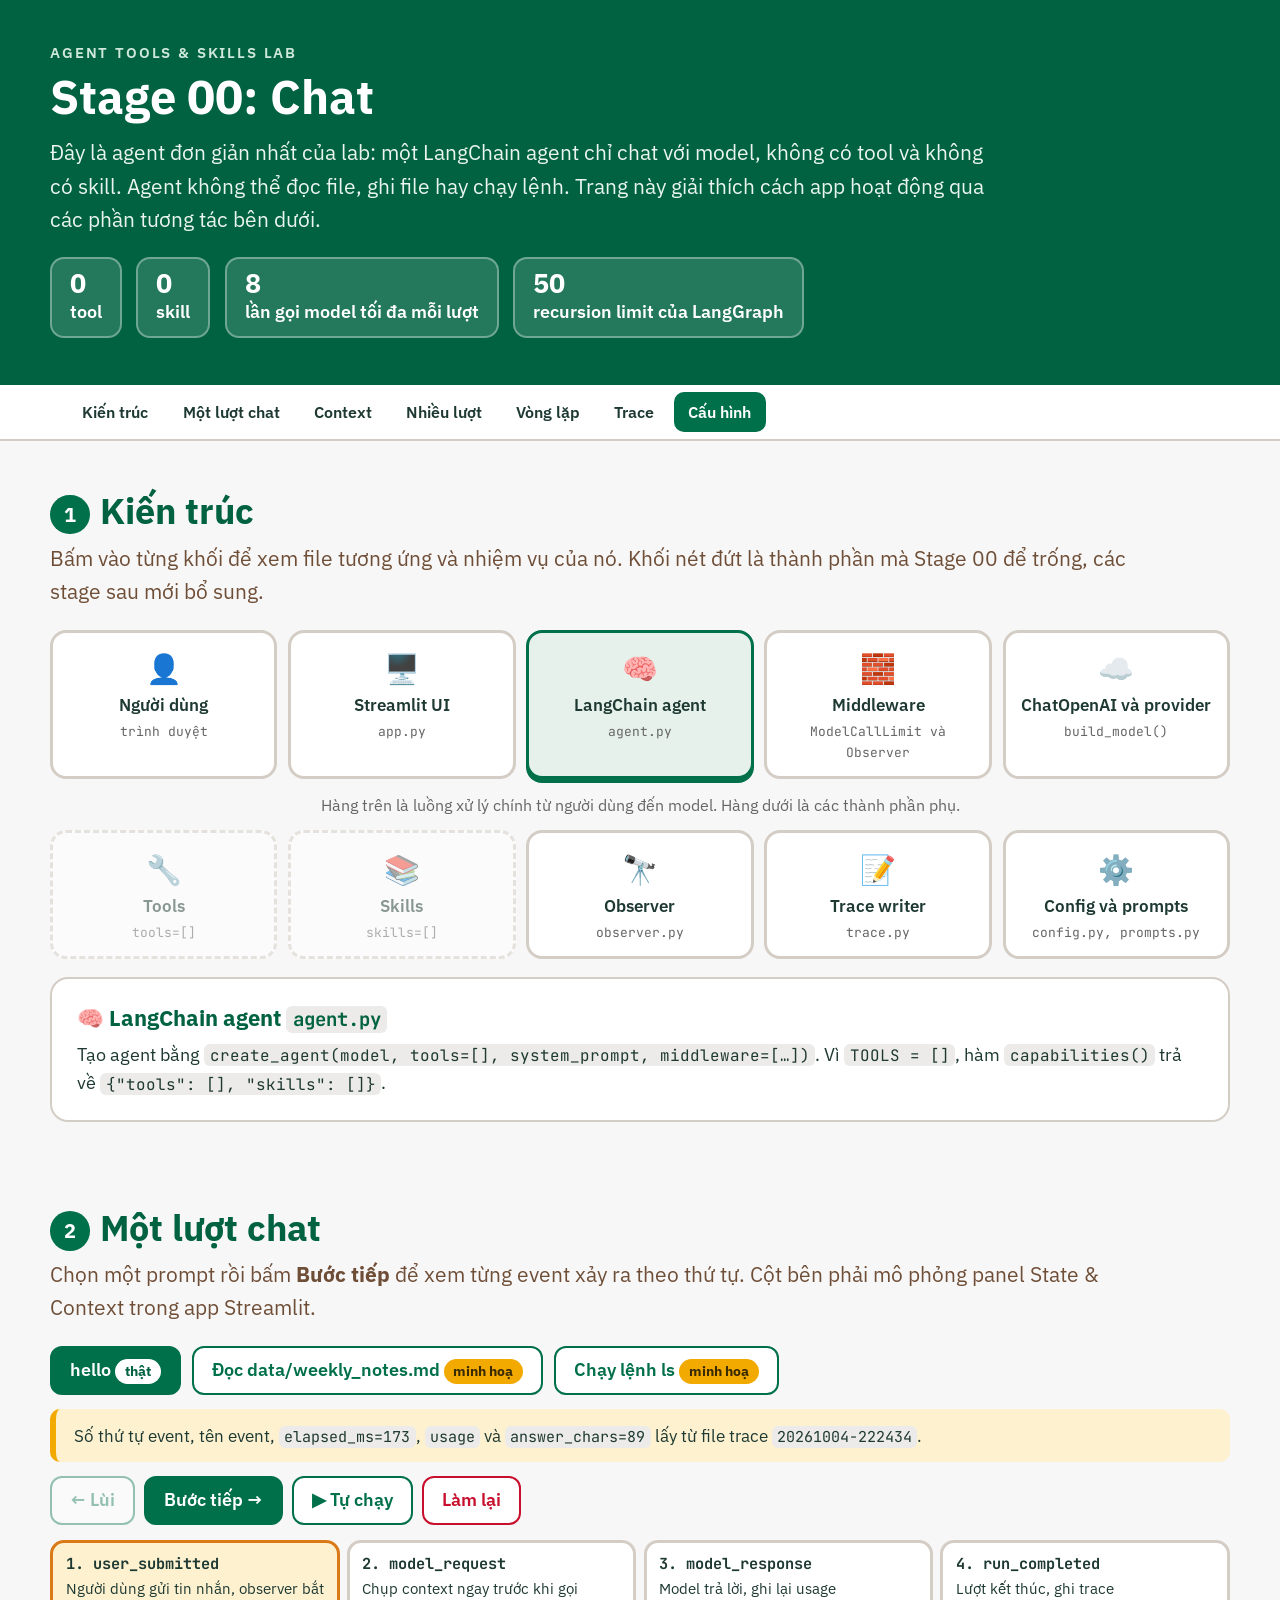
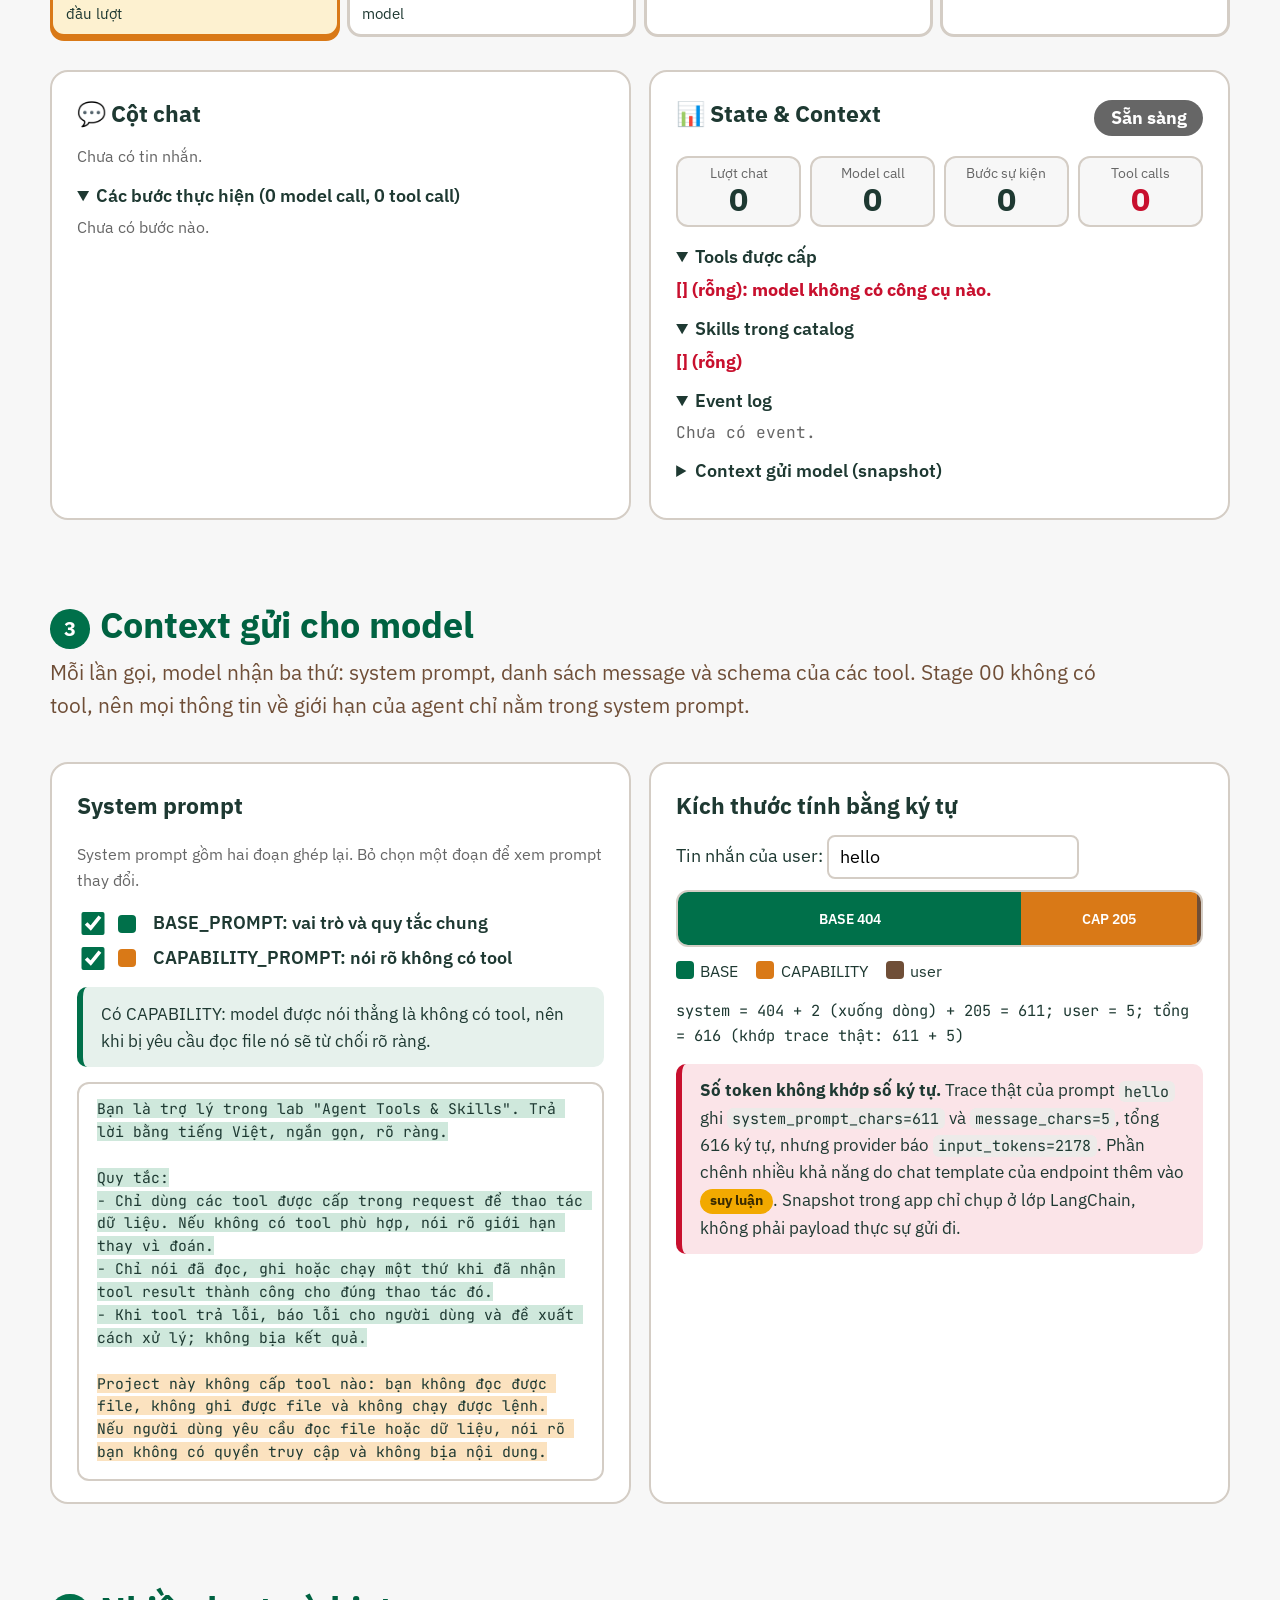
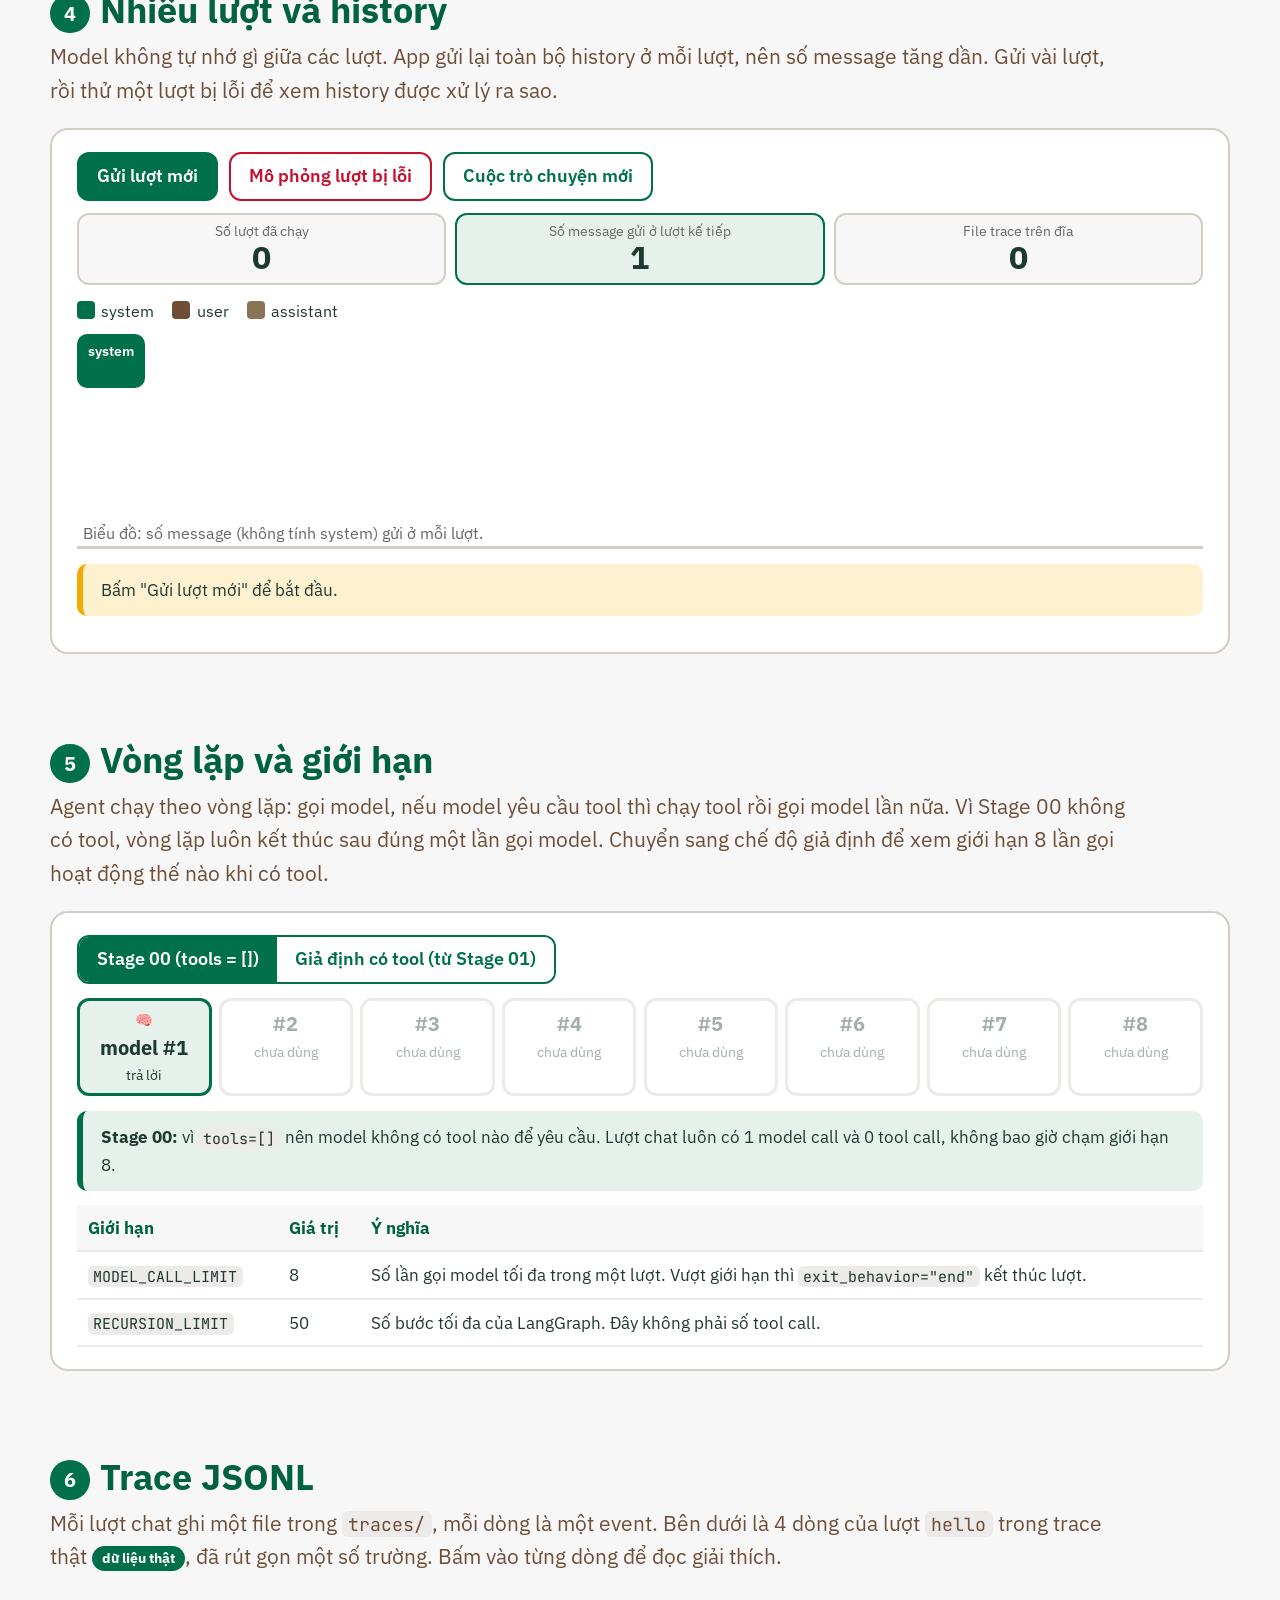
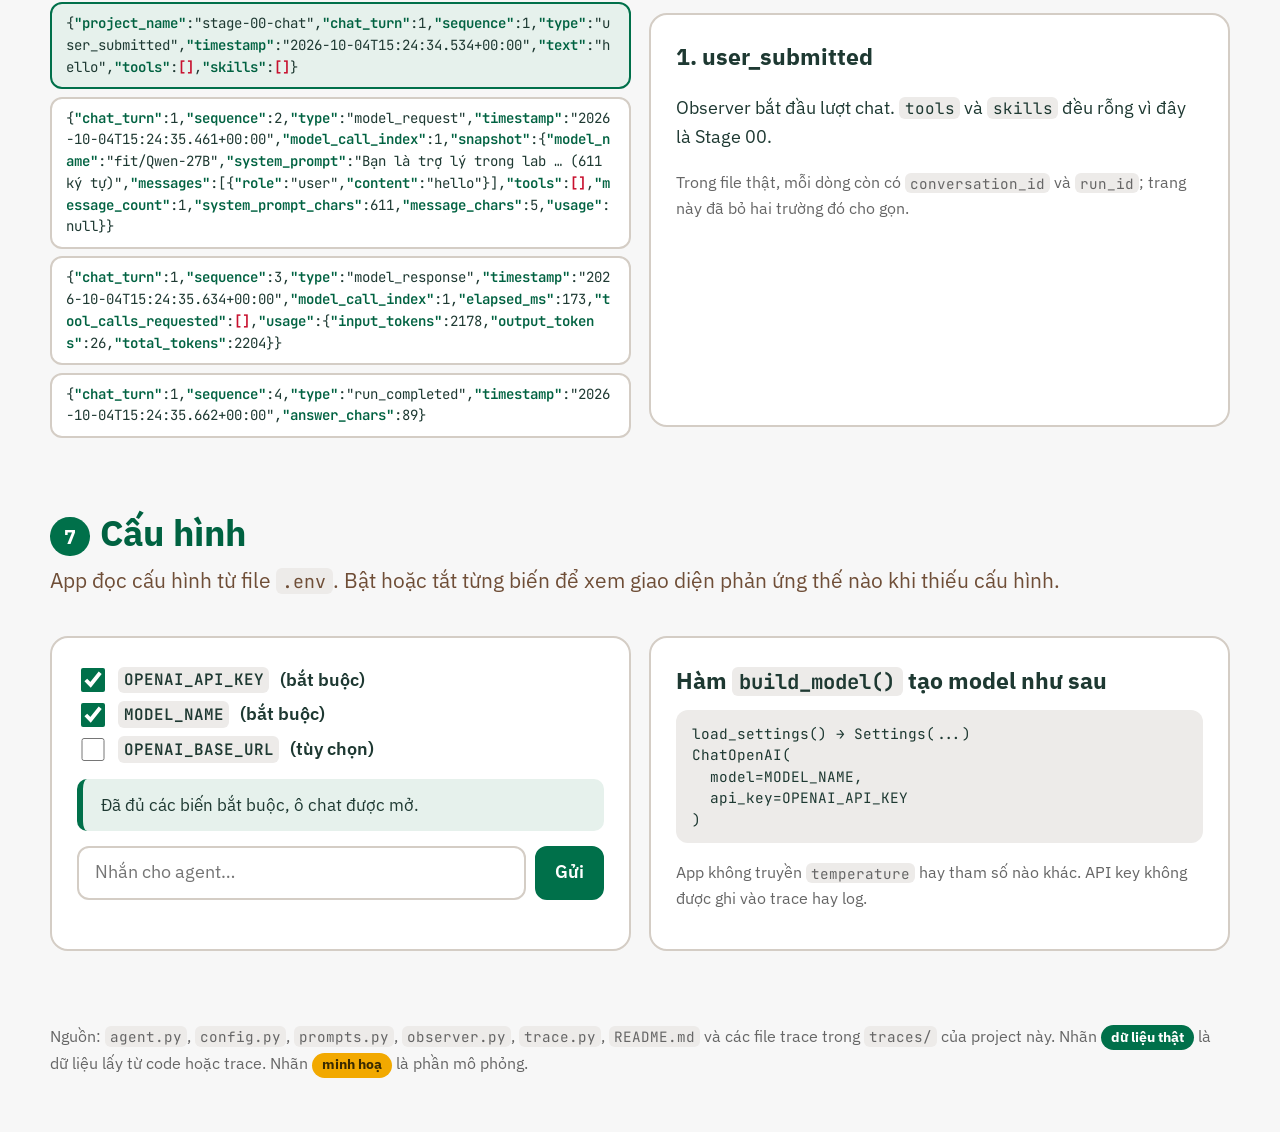
<file: lab05/block-1-submission/stage-00-chat/explainer.html>
<!DOCTYPE html>
<html lang="vi">
<head>
<meta charset="utf-8">
<meta name="viewport" content="width=device-width, initial-scale=1">
<title>Stage 00: Chat, giải thích tương tác</title>
<style>
@import url('https://fonts.googleapis.com/css2?family=IBM+Plex+Sans:wght@400;500;600;700&family=JetBrains+Mono:wght@400;500;600&display=swap');
:root{
  --bg0:#ffffff; --bg1:#f7f7f7; --bg2:#edebe9; --bg3:#d4cdc5; --bg4:#c5bdb3;
  --fg:#1e3932; --red:#c8102e; --orange:#d97917; --yellow:#f2a900;
  --green:#00704a; --green-dark:#006241; --brown:#6f4e37; --brown-light:#8b7355;
  --grey:#666666; --green-soft:#e6f1ec; --yellow-soft:#fdf1d0; --red-soft:#fbe4e8;
  --font:'IBM Plex Sans','Be Vietnam Pro','Segoe UI','Helvetica Neue',Arial,sans-serif;
  --mono:'JetBrains Mono','SF Mono',Menlo,Consolas,monospace;
}
*{box-sizing:border-box}
html{font-size:18px;scroll-behavior:smooth}
body{margin:0;background:var(--bg1);color:var(--fg);font-family:var(--font);line-height:1.6;font-size:1rem}
code,pre,.mono{font-family:var(--mono)}
code{background:var(--bg2);padding:.05em .35em;border-radius:6px;font-size:.88em}
header.hero{background:var(--green-dark);color:#fff;padding:2.2rem 1.5rem 2.6rem}
.wrap{max-width:1180px;margin:0 auto}
.hero .kicker{font-size:.85rem;letter-spacing:.12em;text-transform:uppercase;color:#cfe8dc;font-weight:600}
.hero h1{font-size:2.6rem;line-height:1.2;margin:.3rem 0 .6rem}
.hero p{font-size:1.15rem;max-width:46em;margin:.3rem 0;color:#eaf5ef}
.hero code{background:rgba(255,255,255,.2);color:#fff}
.chips{display:flex;gap:.8rem;flex-wrap:wrap;margin-top:1.2rem}
.chip{background:rgba(255,255,255,.14);border:2px solid rgba(255,255,255,.35);border-radius:14px;padding:.5rem 1rem;font-weight:600;font-size:1rem}
.chip b{font-size:1.5rem;display:block;line-height:1.1}
nav{position:sticky;top:0;z-index:20;background:var(--bg0);border-bottom:2px solid var(--bg3)}
nav .wrap{display:flex;gap:.3rem;overflow-x:auto;padding:.4rem 1rem}
nav a{white-space:nowrap;color:var(--fg);text-decoration:none;font-weight:600;font-size:.9rem;padding:.4rem .8rem;border-radius:10px}
nav a:hover,nav a.on{background:var(--green);color:#fff}
section{padding:2.6rem 1.5rem 1rem}
section h2{font-size:2rem;line-height:1.25;margin:0 0 .4rem;color:var(--green-dark)}
section h2 .n{display:inline-block;background:var(--green);color:#fff;border-radius:50%;width:2.2rem;height:2.2rem;text-align:center;line-height:2.2rem;font-size:1.1rem;margin-right:.6rem;vertical-align:middle}
.lead{font-size:1.15rem;color:var(--brown);margin:.2rem 0 1.2rem;max-width:52em}
.card{background:var(--bg0);border:2px solid var(--bg3);border-radius:18px;padding:1.2rem 1.4rem;margin:1rem 0}
.card h3{margin:.1rem 0 .6rem;font-size:1.3rem}
.grid2{display:grid;grid-template-columns:1fr 1fr;gap:1rem}
.grid3{display:grid;grid-template-columns:repeat(3,1fr);gap:1rem}
@media(max-width:900px){.grid2,.grid3{grid-template-columns:1fr}html{font-size:16px}}
button{font:inherit;font-weight:600;cursor:pointer;border:2px solid var(--green);background:var(--bg0);color:var(--green);border-radius:12px;padding:.45rem 1rem;transition:.15s}
button:hover:not(:disabled){background:var(--green-soft)}
button.primary{background:var(--green);color:#fff}
button.primary:hover:not(:disabled){background:var(--green-dark)}
button.danger{border-color:var(--red);color:var(--red)}
button.danger:hover:not(:disabled){background:var(--red-soft)}
button:disabled{opacity:.4;cursor:not-allowed}
button.sel,button.sel:hover:not(:disabled){background:var(--green);color:#fff}
button.sel:hover:not(:disabled){background:var(--green-dark)}
button.sel .tag.real{background:#fff;color:var(--green-dark)}
button.sel code,.sel code{background:rgba(255,255,255,.22);color:#fff}
.row{display:flex;gap:.6rem;flex-wrap:wrap;align-items:center}
.note{background:var(--yellow-soft);border-left:6px solid var(--yellow);border-radius:10px;padding:.7rem 1rem;margin:.8rem 0;font-size:.95rem}
.note.ok{background:var(--green-soft);border-color:var(--green)}
.note.bad{background:var(--red-soft);border-color:var(--red)}
.tag{display:inline-block;font-size:.75rem;font-weight:700;padding:.1rem .55rem;border-radius:20px;background:var(--bg2);color:var(--brown);vertical-align:middle}
.tag.real{background:var(--green);color:#fff}
.tag.sim{background:var(--yellow);color:#3a2b00}

/* Architecture */
.arch{display:grid;grid-template-columns:repeat(5,1fr);gap:.6rem;align-items:stretch;margin:1rem 0}
.node{background:var(--bg0);border:3px solid var(--bg3);border-radius:16px;padding:.7rem .6rem;text-align:center;cursor:pointer;position:relative;font-weight:600;font-size:.95rem;transition:.15s}
.node small{display:block;font-weight:400;color:var(--grey);font-family:var(--mono);font-size:.72rem;margin-top:.2rem}
.node:hover{border-color:var(--green)}
.node.on{border-color:var(--green);background:var(--green-soft);box-shadow:0 4px 0 var(--green)}
.node .ico{font-size:1.6rem;display:block}
.node.dim{opacity:.5;border-style:dashed}
.arch .arrow{display:none}
.archrow2{display:grid;grid-template-columns:repeat(5,1fr);gap:.6rem}
.flowline{grid-column:1/-1;text-align:center;color:var(--grey);font-size:.9rem;margin:.1rem 0}
#archDetail{min-height:7rem}
#archDetail h4{margin:0 0 .3rem;font-size:1.2rem;color:var(--green-dark)}
@media(max-width:900px){.arch,.archrow2{grid-template-columns:1fr 1fr}}

/* Simulator */
.stepper{display:flex;gap:.5rem;align-items:center;flex-wrap:wrap;margin:.8rem 0}
.timeline{display:flex;gap:.4rem;margin:.8rem 0;flex-wrap:wrap}
.tl{flex:1;min-width:150px;border:3px solid var(--bg3);background:var(--bg0);border-radius:14px;padding:.5rem .7rem;font-size:.85rem;cursor:pointer}
.tl b{display:block;font-family:var(--mono);font-size:.85rem}
.tl.done{border-color:var(--green);background:var(--green-soft)}
.tl.cur{border-color:var(--orange);background:var(--yellow-soft);box-shadow:0 4px 0 var(--orange)}
.badge{display:inline-block;padding:.2rem .9rem;border-radius:20px;font-weight:700;font-size:1rem;color:#fff;background:var(--grey)}
.badge.ready{background:var(--grey)}.badge.model{background:var(--orange)}.badge.done{background:var(--green)}.badge.err{background:var(--red)}
.counters{display:grid;grid-template-columns:repeat(4,1fr);gap:.5rem;margin:.7rem 0}
.counter{background:var(--bg1);border:2px solid var(--bg3);border-radius:12px;padding:.4rem .5rem;text-align:center;font-size:.78rem;line-height:1.25;color:var(--grey)}
.counter b{display:block;font-size:1.8rem;color:var(--fg);line-height:1.1}
.counter.hl{border-color:var(--green);background:var(--green-soft)}
.counter.zero b{color:var(--red)}
.chat{display:flex;flex-direction:column;gap:.5rem;margin:.5rem 0}
.msg{padding:.6rem .9rem;border-radius:14px;max-width:92%;font-size:.95rem;white-space:pre-wrap}
.msg.u{background:var(--green);color:#fff;align-self:flex-end;border-bottom-right-radius:4px}
.msg.a{background:var(--bg2);align-self:flex-start;border-bottom-left-radius:4px}
.msg.pending{opacity:.55;font-style:italic}
pre{background:var(--bg2);border-radius:12px;padding:.7rem .9rem;overflow:auto;font-size:.8rem;line-height:1.5;margin:.4rem 0;white-space:pre-wrap;word-break:break-word}
.evlog{font-family:var(--mono);font-size:.8rem}
.ev{display:flex;gap:.6rem;padding:.3rem .5rem;border-bottom:1px solid var(--bg2);align-items:baseline}
.ev:last-child{border:0}
.ev .s{background:var(--green);color:#fff;border-radius:6px;padding:0 .4rem;font-weight:600}
.ev.new{background:var(--yellow-soft)}
details{margin:.4rem 0}
summary{cursor:pointer;font-weight:600;padding:.2rem 0}
.empty{color:var(--red);font-weight:700}
.panelhead{display:flex;justify-content:space-between;align-items:center;gap:.5rem;flex-wrap:wrap}
.invisible-hint{color:var(--grey);font-size:.9rem}

/* context bar */
.stack{display:flex;height:3.2rem;border-radius:12px;overflow:hidden;border:2px solid var(--bg3);margin:.6rem 0}
.stack div{display:flex;align-items:center;justify-content:center;color:#fff;font-weight:600;font-size:.8rem;transition:width .3s;overflow:hidden;white-space:nowrap}
.legend{display:flex;gap:1rem;flex-wrap:wrap;font-size:.9rem}
.legend i{display:inline-block;width:1rem;height:1rem;border-radius:4px;margin-right:.35rem;vertical-align:-2px}
.sp{background:var(--green)}.cp{background:var(--orange)}.um{background:var(--brown)}.hs{background:var(--brown-light)}
.hl-base{background:#cfe8dc}.hl-cap{background:#fbe2bf}
.prompt-view{font-family:var(--mono);font-size:.82rem;white-space:pre-wrap;background:var(--bg0);border:2px solid var(--bg3);border-radius:12px;padding:.8rem 1rem;line-height:1.55}

/* history */
.hist{display:flex;gap:.3rem;flex-wrap:wrap;margin:.6rem 0;min-height:3rem}
.hm{border-radius:10px;padding:.25rem .6rem;font-size:.8rem;font-weight:600;color:#fff}
.hm.s{background:var(--green)}.hm.u{background:var(--brown)}.hm.a{background:var(--brown-light)}
.hm.gone{background:var(--red-soft);color:var(--red);text-decoration:line-through;border:2px dashed var(--red)}
.bars{display:flex;align-items:flex-end;gap:.5rem;height:150px;margin:.6rem 0;border-bottom:3px solid var(--bg3);padding:0 .3rem}
.bar{flex:1;background:var(--green);border-radius:8px 8px 0 0;position:relative;min-width:30px;transition:height .3s;max-width:90px}
.bar span{position:absolute;top:-1.4rem;left:0;right:0;text-align:center;font-size:.8rem;font-weight:700;color:var(--fg)}
.bar em{position:absolute;bottom:-1.5rem;left:0;right:0;text-align:center;font-size:.75rem;font-style:normal;color:var(--grey)}
.bar.fail{background:var(--red)}

/* loop */
.slots{display:grid;grid-template-columns:repeat(8,1fr);gap:.4rem;margin:.8rem 0}
.slot{border:3px solid var(--bg3);border-radius:12px;padding:.4rem .2rem;text-align:center;font-size:.8rem;background:var(--bg0);min-height:4.2rem}
.slot b{display:block;font-size:1.1rem}
.slot.m{border-color:var(--green);background:var(--green-soft)}
.slot.t{border-color:var(--brown-light);background:var(--bg2)}
.slot.cut{border-color:var(--red);background:var(--red-soft);color:var(--red)}
input[type=range]{width:100%;accent-color:var(--green);height:2rem}
.switch{display:inline-flex;border:2px solid var(--green);border-radius:12px;overflow:hidden}
.switch button{border:0;border-radius:0}

/* trace */
.jl{font-family:var(--mono);font-size:.78rem;background:var(--bg0);border:2px solid var(--bg3);border-radius:12px;padding:.5rem .8rem;margin:.4rem 0;cursor:pointer;word-break:break-all;line-height:1.55}
.jl:hover{border-color:var(--green)}
.jl.on{border-color:var(--green);background:var(--green-soft)}
.jl .k{color:var(--green-dark);font-weight:600}
.jl .t{color:var(--red);font-weight:600}
table{border-collapse:collapse;width:100%;font-size:.95rem}
th,td{border-bottom:2px solid var(--bg2);padding:.5rem .6rem;text-align:left;vertical-align:top}
th{color:var(--green-dark);background:var(--bg1)}
.toggle{display:flex;align-items:center;gap:.6rem;font-weight:600;cursor:pointer;margin:.3rem 0}
.toggle input{width:1.3rem;height:1.3rem;accent-color:var(--green)}
.chatinput{display:flex;gap:.5rem;margin-top:.6rem}
.chatinput input{flex:1;font:inherit;padding:.6rem .9rem;border-radius:12px;border:2px solid var(--bg3);background:var(--bg0)}
.chatinput input:disabled{background:var(--bg2);cursor:not-allowed}
footer{padding:2rem 1.5rem 3rem;color:var(--grey);font-size:.9rem}
</style>
</head>
<body>

<header class="hero"><div class="wrap">
  <div class="kicker">Agent Tools &amp; Skills Lab</div>
  <h1>Stage 00: Chat</h1>
  <p>Đây là agent đơn giản nhất của lab: một LangChain agent chỉ chat với model, không có tool và không có skill. Agent không thể đọc file, ghi file hay chạy lệnh. Trang này giải thích cách app hoạt động qua các phần tương tác bên dưới.</p>
  <div class="chips">
    <div class="chip"><b>0</b>tool</div>
    <div class="chip"><b>0</b>skill</div>
    <div class="chip"><b>8</b>lần gọi model tối đa mỗi lượt</div>
    <div class="chip"><b>50</b>recursion limit của LangGraph</div>
  </div>
</div></header>

<nav><div class="wrap" id="nav">
  <a href="#s1">Kiến trúc</a><a href="#s2">Một lượt chat</a><a href="#s3">Context</a>
  <a href="#s4">Nhiều lượt</a><a href="#s5">Vòng lặp</a><a href="#s6">Trace</a><a href="#s7">Cấu hình</a>
</div></nav>

<!-- 1 -->
<section id="s1"><div class="wrap">
  <h2><span class="n">1</span>Kiến trúc</h2>
  <p class="lead">Bấm vào từng khối để xem file tương ứng và nhiệm vụ của nó. Khối nét đứt là thành phần mà Stage 00 để trống, các stage sau mới bổ sung.</p>
  <div class="arch" id="arch"></div>
  <div class="card" id="archDetail"></div>
</div></section>

<!-- 2 -->
<section id="s2"><div class="wrap">
  <h2><span class="n">2</span>Một lượt chat</h2>
  <p class="lead">Chọn một prompt rồi bấm <b>Bước tiếp</b> để xem từng event xảy ra theo thứ tự. Cột bên phải mô phỏng panel State &amp; Context trong app Streamlit.</p>
  <div class="row" id="presets"></div>
  <div class="note" id="simNote"></div>
  <div class="stepper">
    <button id="bPrev">← Lùi</button>
    <button id="bNext" class="primary">Bước tiếp →</button>
    <button id="bAuto">▶ Tự chạy</button>
    <button id="bReset" class="danger">Làm lại</button>
  </div>
  <div class="timeline" id="timeline"></div>
  <div class="grid2">
    <div class="card">
      <h3>💬 Cột chat</h3>
      <div class="chat" id="simChat"></div>
      <details open><summary>Các bước thực hiện (<span id="sumModel">0</span> model call, <span id="sumTool">0</span> tool call)</summary>
        <div id="simSteps" class="invisible-hint">Chưa có bước nào.</div>
      </details>
    </div>
    <div class="card">
      <div class="panelhead"><h3>📊 State &amp; Context</h3><span class="badge ready" id="simBadge">Sẵn sàng</span></div>
      <div class="counters">
        <div class="counter" id="cTurn">Lượt chat<b>0</b></div>
        <div class="counter" id="cModel">Model call<b>0</b></div>
        <div class="counter" id="cSeq">Bước sự kiện<b>0</b></div>
        <div class="counter zero" id="cTool">Tool calls<b>0</b></div>
      </div>
      <details open><summary>Tools được cấp</summary><div class="empty">[] (rỗng): model không có công cụ nào.</div></details>
      <details open><summary>Skills trong catalog</summary><div class="empty">[] (rỗng)</div></details>
      <details open><summary>Event log</summary><div class="evlog" id="simLog"></div></details>
      <details><summary>Context gửi model (snapshot)</summary><div id="simSnap" class="invisible-hint">Chưa có event model_request.</div></details>
    </div>
  </div>
</div></section>

<!-- 3 -->
<section id="s3"><div class="wrap">
  <h2><span class="n">3</span>Context gửi cho model</h2>
  <p class="lead">Mỗi lần gọi, model nhận ba thứ: system prompt, danh sách message và schema của các tool. Stage 00 không có tool, nên mọi thông tin về giới hạn của agent chỉ nằm trong system prompt.</p>
  <div class="grid2">
    <div class="card">
      <h3>System prompt</h3>
      <p class="invisible-hint">System prompt gồm hai đoạn ghép lại. Bỏ chọn một đoạn để xem prompt thay đổi.</p>
      <label class="toggle"><input type="checkbox" id="tBase" checked> <span class="legend"><i class="sp"></i></span>BASE_PROMPT: vai trò và quy tắc chung</label>
      <label class="toggle"><input type="checkbox" id="tCap" checked> <span class="legend"><i class="cp"></i></span>CAPABILITY_PROMPT: nói rõ không có tool</label>
      <div class="note ok" id="ctxNote"></div>
      <div class="prompt-view" id="promptView"></div>
    </div>
    <div class="card">
      <h3>Kích thước tính bằng ký tự</h3>
      <div class="row"><label>Tin nhắn của user: <input id="uText" value="hello" style="font:inherit;padding:.3rem .6rem;border-radius:8px;border:2px solid var(--bg3);width:14rem"></label></div>
      <div class="stack" id="ctxStack"></div>
      <div class="legend"><span><i class="sp"></i>BASE</span><span><i class="cp"></i>CAPABILITY</span><span><i class="um"></i>user</span></div>
      <p id="ctxNums" class="mono" style="font-size:.85rem"></p>
      <div class="note bad"><b>Số token không khớp số ký tự.</b> Trace thật của prompt <code>hello</code> ghi <code>system_prompt_chars=611</code> và <code>message_chars=5</code>, tổng 616 ký tự, nhưng provider báo <code>input_tokens=2178</code>. Phần chênh nhiều khả năng do chat template của endpoint thêm vào <span class="tag sim">suy luận</span>. Snapshot trong app chỉ chụp ở lớp LangChain, không phải payload thực sự gửi đi.</div>
    </div>
  </div>
</div></section>

<!-- 4 -->
<section id="s4"><div class="wrap">
  <h2><span class="n">4</span>Nhiều lượt và history</h2>
  <p class="lead">Model không tự nhớ gì giữa các lượt. App gửi lại toàn bộ history ở mỗi lượt, nên số message tăng dần. Gửi vài lượt, rồi thử một lượt bị lỗi để xem history được xử lý ra sao.</p>
  <div class="card">
    <div class="row">
      <button class="primary" id="hSend">Gửi lượt mới</button>
      <button class="danger" id="hFail">Mô phỏng lượt bị lỗi</button>
      <button id="hNew">Cuộc trò chuyện mới</button>
    </div>
    <div class="counters" style="grid-template-columns:repeat(3,1fr)">
      <div class="counter">Số lượt đã chạy<b id="hTurn">0</b></div>
      <div class="counter hl">Số message gửi ở lượt kế tiếp<b id="hMsgs">1</b></div>
      <div class="counter">File trace trên đĩa<b id="hFiles">0</b></div>
    </div>
    <div class="legend"><span><i class="sp"></i>system</span><span><i class="um"></i>user</span><span><i class="hs"></i>assistant</span></div>
    <div class="hist" id="hist"></div>
    <div class="bars" id="hbars"></div>
    <div class="note" id="hNote">Bấm "Gửi lượt mới" để bắt đầu.</div>
  </div>
</div></section>

<!-- 5 -->
<section id="s5"><div class="wrap">
  <h2><span class="n">5</span>Vòng lặp và giới hạn</h2>
  <p class="lead">Agent chạy theo vòng lặp: gọi model, nếu model yêu cầu tool thì chạy tool rồi gọi model lần nữa. Vì Stage 00 không có tool, vòng lặp luôn kết thúc sau đúng một lần gọi model. Chuyển sang chế độ giả định để xem giới hạn 8 lần gọi hoạt động thế nào khi có tool.</p>
  <div class="card">
    <div class="switch" id="loopMode">
      <button class="sel" data-m="0">Stage 00 (tools = [])</button>
      <button data-m="1">Giả định có tool (từ Stage 01)</button>
    </div>
    <div style="margin-top:.8rem" id="loopCtl">
      <label>Số vòng liên tiếp model yêu cầu tool: <b id="loopN">3</b></label>
      <input type="range" id="loopRange" min="0" max="10" value="3">
    </div>
    <div class="slots" id="slots"></div>
    <div class="note" id="loopNote"></div>
    <table>
      <tr><th>Giới hạn</th><th>Giá trị</th><th>Ý nghĩa</th></tr>
      <tr><td><code>MODEL_CALL_LIMIT</code></td><td>8</td><td>Số lần gọi model tối đa trong một lượt. Vượt giới hạn thì <code>exit_behavior="end"</code> kết thúc lượt.</td></tr>
      <tr><td><code>RECURSION_LIMIT</code></td><td>50</td><td>Số bước tối đa của LangGraph. Đây không phải số tool call.</td></tr>
    </table>
  </div>
</div></section>

<!-- 6 -->
<section id="s6"><div class="wrap">
  <h2><span class="n">6</span>Trace JSONL</h2>
  <p class="lead">Mỗi lượt chat ghi một file trong <code>traces/</code>, mỗi dòng là một event. Bên dưới là 4 dòng của lượt <code>hello</code> trong trace thật <span class="tag real">dữ liệu thật</span>, đã rút gọn một số trường. Bấm vào từng dòng để đọc giải thích.</p>
  <div class="grid2">
    <div id="jls"></div>
    <div class="card" id="jlDetail"></div>
  </div>
</div></section>

<!-- 7 -->
<section id="s7"><div class="wrap">
  <h2><span class="n">7</span>Cấu hình</h2>
  <p class="lead">App đọc cấu hình từ file <code>.env</code>. Bật hoặc tắt từng biến để xem giao diện phản ứng thế nào khi thiếu cấu hình.</p>
  <div class="grid2">
    <div class="card">
      <label class="toggle"><input type="checkbox" id="eKey" checked> <code>OPENAI_API_KEY</code> (bắt buộc)</label>
      <label class="toggle"><input type="checkbox" id="eModel" checked> <code>MODEL_NAME</code> (bắt buộc)</label>
      <label class="toggle"><input type="checkbox" id="eBase"> <code>OPENAI_BASE_URL</code> (tùy chọn)</label>
      <div class="note" id="eNote"></div>
      <div class="chatinput"><input id="eInput" placeholder="Nhắn cho agent…"><button class="primary" id="eSend">Gửi</button></div>
    </div>
    <div class="card">
      <h3>Hàm <code>build_model()</code> tạo model như sau</h3>
      <pre id="ePre"></pre>
      <p class="invisible-hint">App không truyền <code>temperature</code> hay tham số nào khác. API key không được ghi vào trace hay log.</p>
    </div>
  </div>
</div></section>

<footer><div class="wrap">Nguồn: <code>agent.py</code>, <code>config.py</code>, <code>prompts.py</code>, <code>observer.py</code>, <code>trace.py</code>, <code>README.md</code> và các file trace trong <code>traces/</code> của project này. Nhãn <span class="tag real">dữ liệu thật</span> là dữ liệu lấy từ code hoặc trace. Nhãn <span class="tag sim">minh hoạ</span> là phần mô phỏng.</div></footer>

<script>
const $=s=>document.querySelector(s), $$=s=>[...document.querySelectorAll(s)];
const esc=s=>String(s).replace(/[&<>]/g,c=>({'&':'&amp;','<':'&lt;','>':'&gt;'}[c]));

/* ---------- data from prompts.py ---------- */
const BASE=`Bạn là trợ lý trong lab "Agent Tools & Skills". Trả lời bằng tiếng Việt, ngắn gọn, rõ ràng.

Quy tắc:
- Chỉ dùng các tool được cấp trong request để thao tác dữ liệu. Nếu không có tool phù hợp, nói rõ giới hạn thay vì đoán.
- Chỉ nói đã đọc, ghi hoặc chạy một thứ khi đã nhận tool result thành công cho đúng thao tác đó.
- Khi tool trả lỗi, báo lỗi cho người dùng và đề xuất cách xử lý; không bịa kết quả.`;
const CAP=`Project này không cấp tool nào: bạn không đọc được file, không ghi được file và không chạy được lệnh.
Nếu người dùng yêu cầu đọc file hoặc dữ liệu, nói rõ bạn không có quyền truy cập và không bịa nội dung.`;
const SYSTEM=BASE+"\n\n"+CAP;

/* ---------- 1. architecture ---------- */
const NODES=[
 {i:'👤',t:'Người dùng',f:'trình duyệt',d:'Nhập prompt vào ô chat. Mỗi lần gửi là một <b>lượt chat</b> (<code>chat_turn</code>).'},
 {i:'🖥️',t:'Streamlit UI',f:'app.py',d:'Vẽ cột chat và cột State &amp; Context. Giữ <code>Observer</code> trong <code>st.session_state</code>, chạy agent với <code>stream_mode="custom"</code> và nhận event ở luồng UI. Thiếu cấu hình <code>.env</code> thì khóa ô chat.'},
 {i:'🧠',t:'LangChain agent',f:'agent.py',d:'Tạo agent bằng <code>create_agent(model, tools=[], system_prompt, middleware=[…])</code>. Vì <code>TOOLS = []</code>, hàm <code>capabilities()</code> trả về <code>{"tools": [], "skills": []}</code>.'},
 {i:'🧱',t:'Middleware',f:'ModelCallLimit và Observer',d:'<b>ModelCallLimitMiddleware</b> (<code>run_limit=8</code>, <code>exit_behavior="end"</code>) giới hạn số lần gọi model. <b>ObserverMiddleware</b> đứng cuối danh sách, sát model nhất: chụp request, đo thời gian và phát event. Nó không sửa request và chỉ gọi handler đúng một lần.'},
 {i:'☁️',t:'ChatOpenAI và provider',f:'build_model()',d:'<code>ChatOpenAI(model, api_key[, base_url])</code> kết nối tới endpoint tương thích OpenAI. Endpoint cần hỗ trợ native tool calling dù Stage 00 chưa dùng tool. Trace thật dùng model <code>fit/Qwen-27B</code>.'},
];
const SIDE=[
 {i:'🔧',t:'Tools',f:'tools=[]',dim:1,d:'<b>Rỗng ở Stage 00.</b> Stage 01 thêm <code>read_file</code> và <code>write_file</code>, Stage 03 thêm <code>bash</code>. Khi hỏi về file, agent không tool sẽ nói rõ là không đọc được thay vì bịa nội dung.'},
 {i:'📚',t:'Skills',f:'skills=[]',dim:1,d:'<b>Rỗng ở Stage 00.</b> Stage 02 thêm skill: catalog chỉ chứa metadata, nội dung SKILL.md chỉ vào history khi agent <code>read_file</code> thành công.'},
 {i:'🔭',t:'Observer',f:'observer.py',d:'Nhận event ở luồng UI, đánh số <b>sequence</b> và giữ counters, snapshots, message history (đều là bản sao JSON). Có 7 loại event: <code>user_submitted</code>, <code>model_request</code>, <code>model_response</code>, <code>tool_started</code>, <code>tool_finished</code>, <code>run_completed</code>, <code>run_failed</code>.'},
 {i:'📝',t:'Trace writer',f:'trace.py',d:'Ghi mỗi event thành một dòng JSONL trong <code>traces/</code>. Exception bất ngờ được ghi thêm vào <code>traces/debug.log</code>. API key, headers và biến môi trường không bao giờ được ghi.'},
 {i:'⚙️',t:'Config và prompts',f:'config.py, prompts.py',d:'<code>config.py</code> chứa các hằng số giới hạn và đọc <code>.env</code> (<code>OPENAI_API_KEY</code>, <code>MODEL_NAME</code>, <code>OPENAI_BASE_URL</code>). <code>prompts.py</code> ghép system prompt từ BASE_PROMPT và CAPABILITY_PROMPT.'},
];
function renderArch(){
  const mk=(n,idx,g)=>`<div class="node ${n.dim?'dim':''}" data-g="${g}" data-i="${idx}"><span class="ico">${n.i}</span>${n.t}<small>${n.f}</small></div>`;
  $('#arch').innerHTML=NODES.map((n,i)=>mk(n,i,'n')).join('')+'<div class="flowline" style="grid-column:1/-1">Hàng trên là luồng xử lý chính từ người dùng đến model. Hàng dưới là các thành phần phụ.</div>'+SIDE.map((n,i)=>mk(n,i,'s')).join('');
  $$('#arch .node').forEach(el=>el.onclick=()=>pick(el));
  pick($('#arch .node[data-i="2"]'));
}
function pick(el){
  $$('#arch .node').forEach(n=>n.classList.remove('on')); el.classList.add('on');
  const n=(el.dataset.g==='n'?NODES:SIDE)[+el.dataset.i];
  $('#archDetail').innerHTML=`<h4>${n.i} ${n.t} <code>${n.f}</code></h4><div>${n.d}</div>`;
}
renderArch();

/* ---------- 2. simulator ---------- */
const SCEN=[
 {id:'hello',label:'hello',real:true,user:'hello',ans:'(Câu trả lời dài 89 ký tự. Trace chỉ lưu độ dài, không lưu nội dung.)',ms:173,usage:{in:2178,out:26,tot:2204},
  note:'Số thứ tự event, tên event, <code>elapsed_ms=173</code>, <code>usage</code> và <code>answer_chars=89</code> lấy từ file trace <code>20261004-222434</code>.'},
 {id:'file',label:'Đọc data/weekly_notes.md',real:false,user:'Đọc data/weekly_notes.md và cho biết tuần này đã hoàn thành việc gì.',
  ans:'Tôi không có tool để đọc file nên không thể mở data/weekly_notes.md. Bạn hãy dán nội dung vào đây, tôi sẽ tóm tắt giúp.',ms:null,usage:null,
  note:'Prompt thử số 2 trong README. Câu trả lời là ví dụ cho hành vi đúng; thời gian và token không được mô phỏng. Điều cần chú ý: số tool call luôn bằng 0 và agent từ chối thay vì bịa nội dung file.'},
 {id:'ls',label:'Chạy lệnh ls',real:false,user:'Chạy lệnh ls trong thư mục workspace giúp tôi.',
  ans:'Tôi không có quyền chạy lệnh trong project này. Bạn hãy chạy ls rồi gửi kết quả, tôi sẽ phân tích tiếp.',ms:null,usage:null,
  note:'Cùng cơ chế với prompt trên: không có tool bash nên không có bước nào chạy lệnh.'},
];
let sc=0, step=0, timer=null;
const STEPS=['user_submitted','model_request','model_response','run_completed'];
function stepInfo(s,k){ // k = number of events done
  const evs=[];
  if(k>=1) evs.push({s:1,t:'user_submitted',d:`text="${s.user.length>40?s.user.slice(0,40)+'…':s.user}", tools=[], skills=[]`});
  if(k>=2) evs.push({s:2,t:'model_request',d:`model_call_index=1, messages=1, tools=[]`});
  if(k>=3) evs.push({s:3,t:'model_response',d:`tool_calls_requested=[]`+(s.ms?`, elapsed_ms=${s.ms}`:'')+(s.usage?`, total_tokens=${s.usage.tot}`:'')});
  if(k>=4) evs.push({s:4,t:'run_completed',d:`answer_chars=${s.real?89:s.ans.length}`});
  return evs;
}
function renderSim(){
  const s=SCEN[sc], k=step;
  $('#presets').innerHTML=SCEN.map((x,i)=>`<button class="${i===sc?'sel':''}" data-i="${i}">${esc(x.label)} ${x.real?'<span class="tag real">thật</span>':'<span class="tag sim">minh hoạ</span>'}</button>`).join('');
  $$('#presets button').forEach(b=>b.onclick=()=>{sc=+b.dataset.i;step=0;stop();renderSim()});
  $('#simNote').innerHTML=s.note;
  $('#timeline').innerHTML=STEPS.map((t,i)=>`<div class="tl ${k>i?'done':''} ${k===i?'cur':''}" data-i="${i}"><b>${i+1}. ${t}</b>${[
    'Người dùng gửi tin nhắn, observer bắt đầu lượt','Chụp context ngay trước khi gọi model','Model trả lời, ghi lại usage','Lượt kết thúc, ghi trace'][i]}</div>`).join('');
  $$('#timeline .tl').forEach(el=>el.onclick=()=>{step=+el.dataset.i+1;stop();renderSim()});
  // chat
  let chat='';
  if(k>=1) chat+=`<div class="msg u">${esc(s.user)}</div>`;
  if(k>=1&&k<4) chat+=`<div class="msg a pending">${k<3?'Đang gọi model…':'Đang hoàn tất…'}</div>`;
  if(k>=4) chat+=`<div class="msg a">${esc(s.ans)}</div>`;
  $('#simChat').innerHTML=chat||'<span class="invisible-hint">Chưa có tin nhắn.</span>';
  const calls=k>=2?1:0;
  $('#sumModel').textContent=calls;$('#sumTool').textContent=0;
  $('#simSteps').innerHTML=k>=3?`<div><b>Model call #1</b> (${s.ms?s.ms+' ms':'chưa đo'}): model không yêu cầu tool nào, nên không có khung tool call.</div>`:(k>=2?'<div>Model call #1 đang chạy…</div>':'Chưa có bước nào.');
  // state
  const b=$('#simBadge');
  const [txt,cls]= k===0?['Sẵn sàng','ready']:k<4?['Đang gọi model','model']:['Hoàn tất','done'];
  b.textContent=txt;b.className='badge '+cls;
  const set=(id,label,v,hl)=>{const e=$(id);e.innerHTML=`${label}<b>${v}</b>`;e.classList.toggle('hl',!!hl)};
  set('#cTurn','Lượt chat',k?1:0,k===1);set('#cModel','Model call',calls,k===2);set('#cSeq','Bước sự kiện',k,k>0);set('#cTool','Tool calls',0);
  const evs=stepInfo(s,k);
  $('#simLog').innerHTML=evs.length?evs.map((e,i)=>`<div class="ev ${i===evs.length-1?'new':''}"><span class="s">#${e.s}</span><b>${e.t}</b><span>${esc(e.d)}</span></div>`).join(''):'<span class="invisible-hint">Chưa có event.</span>';
  // snapshot
  if(k>=2){
    const msgs=[{role:'user',content:s.user}];
    const snap={model_name:'fit/Qwen-27B',model_call_index:1,message_count:1,system_prompt_chars:SYSTEM.length,message_chars:s.user.length,tools:[],usage:k>=3&&s.usage?{input_tokens:s.usage.in,output_tokens:s.usage.out,total_tokens:s.usage.tot}:null,messages:msgs};
    $('#simSnap').innerHTML=`<pre>${esc(JSON.stringify(snap,null,2))}</pre><details><summary>system_prompt</summary><pre>${esc(SYSTEM)}</pre></details>`;
  } else $('#simSnap').innerHTML='<span class="invisible-hint">Chưa có event model_request. Trước lúc đó, panel hiện "Context cấu hình (chưa gửi)".</span>';
  $('#bPrev').disabled=k===0;$('#bNext').disabled=k===4;
  $('#bAuto').textContent=timer?'⏸ Dừng':'▶ Tự chạy';
}
function stop(){if(timer){clearInterval(timer);timer=null}}
$('#bNext').onclick=()=>{if(step<4){step++;stop();renderSim()}};
$('#bPrev').onclick=()=>{if(step>0){step--;stop();renderSim()}};
$('#bReset').onclick=()=>{step=0;stop();renderSim()};
$('#bAuto').onclick=()=>{
  if(timer){stop();renderSim();return}
  if(step>=4)step=0;
  timer=setInterval(()=>{if(step<4){step++;renderSim()}else{stop();renderSim()}},1100);renderSim();
};
renderSim();

/* ---------- 3. context ---------- */
function renderCtx(){
  const b=$('#tBase').checked,c=$('#tCap').checked,u=$('#uText').value;
  const parts=[];
  if(b)parts.push(`<span class="hl-base">${esc(BASE)}</span>`);
  if(c)parts.push(`<span class="hl-cap">${esc(CAP)}</span>`);
  $('#promptView').innerHTML=parts.join('\n\n')||'<span class="empty">(system prompt rỗng)</span>';
  const bl=b?BASE.length:0,cl=c?CAP.length:0,sep=(b&&c)?2:0,sys=bl+cl+sep,tot=sys+u.length||1;
  $('#ctxStack').innerHTML=`<div class="sp" style="width:${bl/tot*100}%">${bl?'BASE '+bl:''}</div><div class="cp" style="width:${(cl+sep)/tot*100}%">${cl?'CAP '+cl:''}</div><div class="um" style="width:${u.length/tot*100}%"></div>`;
  $('#ctxNums').textContent=`system = ${bl} + ${sep} (xuống dòng) + ${cl} = ${sys}; user = ${u.length}; tổng = ${sys+u.length}`+(sys===611&&u==='hello'?' (khớp trace thật: 611 + 5)':'');
  $('#ctxNote').innerHTML=c?'Có CAPABILITY: model được nói thẳng là không có tool, nên khi bị yêu cầu đọc file nó sẽ từ chối rõ ràng.':'<b>Không có CAPABILITY:</b> BASE chỉ nói "chỉ dùng tool được cấp", không nói là không có tool nào. Model có thể trả lời kém rõ ràng hơn <span class="tag sim">suy luận, chưa đo</span>.';
}
['#tBase','#tCap'].forEach(i=>$(i).onchange=renderCtx);$('#uText').oninput=renderCtx;renderCtx();

/* ---------- 4. history ---------- */
let H=[]; // each: 'u'|'a'
let hTurn=0,hFiles=0,hBars=[],hGone=[],hLast='';
function renderHist(){
  $('#hTurn').textContent=hTurn;
  $('#hMsgs').textContent=H.length+1;
  $('#hFiles').textContent=hFiles;
  $('#hist').innerHTML='<span class="hm s">system</span>'+H.map(x=>`<span class="hm ${x}">${x==='u'?'user':'assistant'}</span>`).join('')+hGone.map(x=>`<span class="hm gone">${x==='u'?'user':'assistant'}</span>`).join('');
  $('#hbars').innerHTML=hBars.map((b,i)=>`<div class="bar ${b.fail?'fail':''}" style="height:${Math.max(14,b.n*13)}px"><span>${b.n}</span><em>lượt ${i+1}${b.fail?' ✗':''}</em></div>`).join('')||'<span class="invisible-hint">Biểu đồ: số message (không tính system) gửi ở mỗi lượt.</span>';
  $('#hNote').innerHTML=hLast||'Bấm "Gửi lượt mới" để bắt đầu.';
  $('#hNote').className='note'+(hLast.startsWith('<b>Lỗi')?' bad':'');
}
$('#hSend').onclick=()=>{hTurn++;hFiles++;hGone=[];const sent=H.length+1;H.push('u','a');hBars.push({n:sent});hLast=`Lượt ${hTurn}: model nhận <b>${sent}</b> message (toàn bộ history cộng tin nhắn mới của user) và trả về 1 message assistant. Mỗi lượt history tăng thêm 2 message vì không có tool message nào xen vào.`;renderHist()};
$('#hFail').onclick=()=>{hTurn++;hFiles++;const sent=H.length+1;hBars.push({n:sent,fail:true});hGone=['u'];hLast=`<b>Lỗi provider ở lượt ${hTurn}.</b> UI hiện thông báo lỗi và file trace đã ghi vẫn được giữ. History được rollback về trạng thái trước lượt lỗi, nên message user bị bỏ. App không tự chạy lại lượt lỗi.`;renderHist()};
$('#hNew').onclick=()=>{H=[];hTurn=0;hBars=[];hGone=[];hLast='History và các counter đã được xóa. Các file trong <code>traces/</code> vẫn còn trên đĩa nên số file trace không đổi.';renderHist()};
renderHist();

/* ---------- 5. loop ---------- */
let loopTools=false;
function renderLoop(){
  const n=+$('#loopRange').value;$('#loopN').textContent=n;
  $('#loopCtl').style.display=loopTools?'block':'none';
  const want=loopTools?n:0; // number of tool-requesting responses
  let tools=0,cut=false;
  // simulate
  const seq=[];
  for(let c=1;c<=8;c++){
    seq.push({k:'m',c});
    if(c<=want){ if(c<8){seq.push({k:'t',c});tools++} else {cut=true} } else break;
  }

  const mc=seq.filter(x=>x.k==='m').length;
  let h='';
  for(let i=1;i<=8;i++){
    if(i<=mc){const isCut=cut&&i===8;h+=`<div class="slot ${isCut?'cut':'m'}">🧠<b>model #${i}</b>${i<=want&&!isCut?'yêu cầu tool':(isCut?'bị cắt':'trả lời')}</div>`}
    else h+=`<div class="slot" style="opacity:.4"><b>#${i}</b>chưa dùng</div>`;
  }
  $('#slots').innerHTML=h;
  let note;
  if(!loopTools) note=`<b>Stage 00:</b> vì <code>tools=[]</code> nên model không có tool nào để yêu cầu. Lượt chat luôn có 1 model call và 0 tool call, không bao giờ chạm giới hạn 8.`;
  else if(cut) note=`<b>Chạm MODEL_CALL_LIMIT:</b> ở lần gọi #8 model vẫn muốn gọi tool nhưng đã hết số lần cho phép. <code>exit_behavior="end"</code> kết thúc lượt, ${tools} tool call đã chạy. <span class="tag sim">minh hoạ cho các stage sau</span>`;
  else note=`${mc} model call và ${tools} tool call. Mỗi vòng: model yêu cầu tool, app chạy tool, rồi gọi model lại kèm kết quả. Lần gọi cuối model trả lời bình thường. <span class="tag sim">minh hoạ cho các stage sau</span>`;
  $('#loopNote').innerHTML=note;
  $('#loopNote').className='note'+(cut?' bad':(loopTools?'':' ok'));
}
$$('#loopMode button').forEach(b=>b.onclick=()=>{loopTools=b.dataset.m==='1';$$('#loopMode button').forEach(x=>x.classList.toggle('sel',x===b));renderLoop()});
$('#loopRange').oninput=renderLoop;renderLoop();

/* ---------- 6. trace ---------- */
const JL=[
 {t:'user_submitted',raw:{project_name:'stage-00-chat',chat_turn:1,sequence:1,type:'user_submitted',timestamp:'2026-10-04T15:24:34.534+00:00',text:'hello',tools:[],skills:[]},
  d:'Observer bắt đầu lượt chat. <code>tools</code> và <code>skills</code> đều rỗng vì đây là Stage 00.'},
 {t:'model_request',raw:{chat_turn:1,sequence:2,type:'model_request',timestamp:'2026-10-04T15:24:35.461+00:00',model_call_index:1,snapshot:{model_name:'fit/Qwen-27B',system_prompt:'Bạn là trợ lý trong lab … (611 ký tự)',messages:[{role:'user',content:'hello'}],tools:[],message_count:1,system_prompt_chars:611,message_chars:5,usage:null}},
  d:'Snapshot được chụp ngay trước khi gọi model, với <code>tools: []</code>. Trường <code>usage</code> còn null vì model chưa trả lời.'},
 {t:'model_response',raw:{chat_turn:1,sequence:3,type:'model_response',timestamp:'2026-10-04T15:24:35.634+00:00',model_call_index:1,elapsed_ms:173.0,tool_calls_requested:[],usage:{input_tokens:2178,output_tokens:26,total_tokens:2204}},
  d:'<code>tool_calls_requested: []</code> nghĩa là model không yêu cầu tool, nên vòng lặp dừng. Model trả lời sau 173 ms. Chú ý <code>input_tokens</code> là 2178 trong khi chỉ có 616 ký tự được gửi (xem phần 3).'},
 {t:'run_completed',raw:{chat_turn:1,sequence:4,type:'run_completed',timestamp:'2026-10-04T15:24:35.662+00:00',answer_chars:89},
  d:'Lượt kết thúc. Trace chỉ ghi độ dài câu trả lời (89 ký tự), không ghi nội dung. Nếu lượt bị lỗi, dòng này được thay bằng event <code>run_failed</code>.'},
];
function fmtJson(o){return esc(JSON.stringify(o)).replace(/&quot;/g,'"').replace(/"([a-z_]+)":/g,'<span class="k">"$1"</span>:').replace(/"type":/,'"type":').replace(/(\[\])/g,'<span class="t">$1</span>')}
function renderJl(i){
  $('#jls').innerHTML=JL.map((x,j)=>`<div class="jl ${j===i?'on':''}" data-i="${j}">${fmtJson(x.raw)}</div>`).join('');
  $$('#jls .jl').forEach(e=>e.onclick=()=>renderJl(+e.dataset.i));
  const x=JL[i];$('#jlDetail').innerHTML=`<h3>${i+1}. ${x.t}</h3><p>${x.d}</p><p class="invisible-hint">Trong file thật, mỗi dòng còn có <code>conversation_id</code> và <code>run_id</code>; trang này đã bỏ hai trường đó cho gọn.</p>`;
}
renderJl(0);

/* ---------- 7. config ---------- */
function renderEnv(){
  const k=$('#eKey').checked,m=$('#eModel').checked,b=$('#eBase').checked;
  const miss=[!k&&'OPENAI_API_KEY',!m&&'MODEL_NAME'].filter(Boolean);
  $('#eInput').disabled=$('#eSend').disabled=!!miss.length;
  $('#eInput').placeholder=miss.length?'Ô chat bị khóa':'Nhắn cho agent…';
  $('#eNote').className='note '+(miss.length?'bad':'ok');
  $('#eNote').innerHTML=miss.length?`<b>Thiếu ${miss.join(', ')}.</b> UI hiện cảnh báo, khóa ô chat và app không gọi model.`:'Đã đủ các biến bắt buộc, ô chat được mở.';
  $('#ePre').textContent=miss.length?'load_settings() trả về (None, '+JSON.stringify(miss)+')\n# không tạo model, không gọi provider':
`load_settings() → Settings(...)
ChatOpenAI(
  model=MODEL_NAME,
  api_key=OPENAI_API_KEY${b?',\n  base_url=OPENAI_BASE_URL':''}
)`;
}
['#eKey','#eModel','#eBase'].forEach(i=>$(i).onchange=renderEnv);renderEnv();

/* nav highlight */
const links=$$('#nav a');
const io=new IntersectionObserver(es=>es.forEach(e=>{if(e.isIntersecting)links.forEach(a=>a.classList.toggle('on',a.getAttribute('href')==='#'+e.target.id))}),{rootMargin:'-30% 0px -60% 0px'});
$$('section').forEach(s=>io.observe(s));
</script>
</body>
</html>
</file>
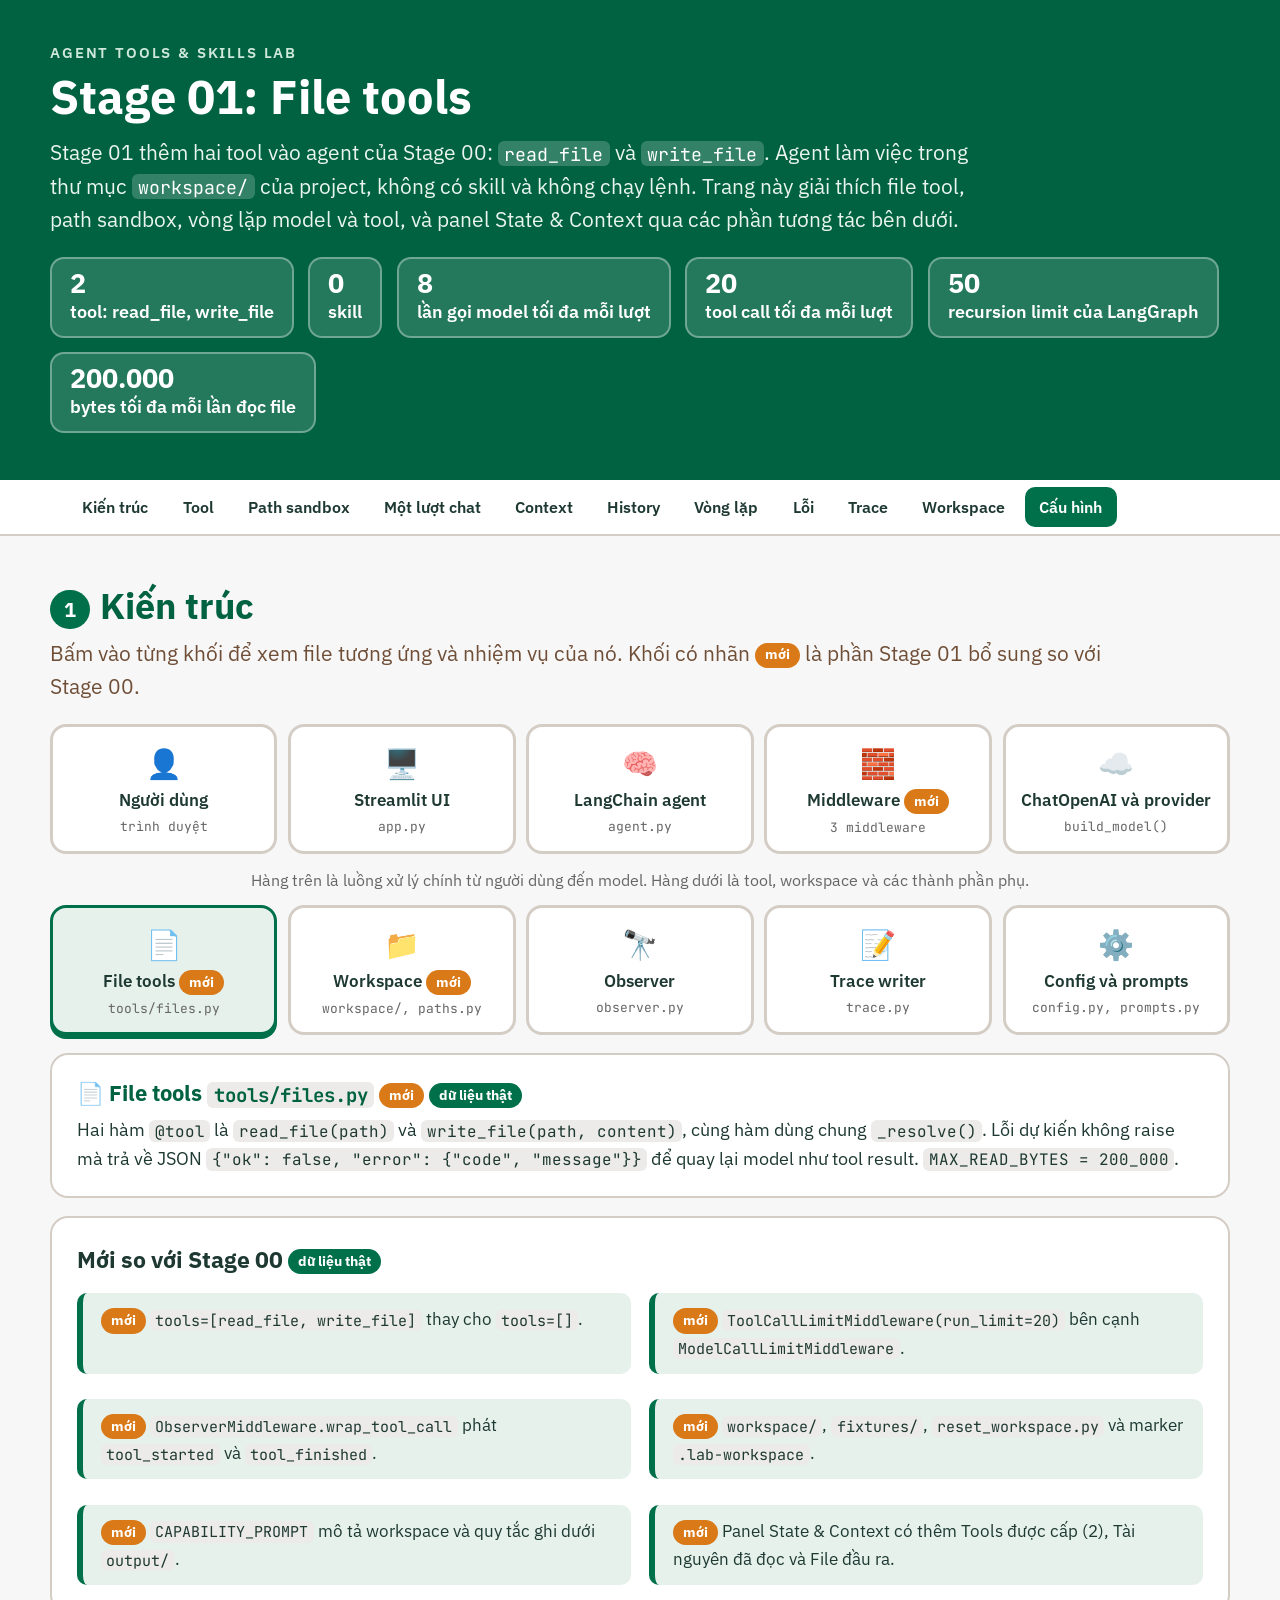
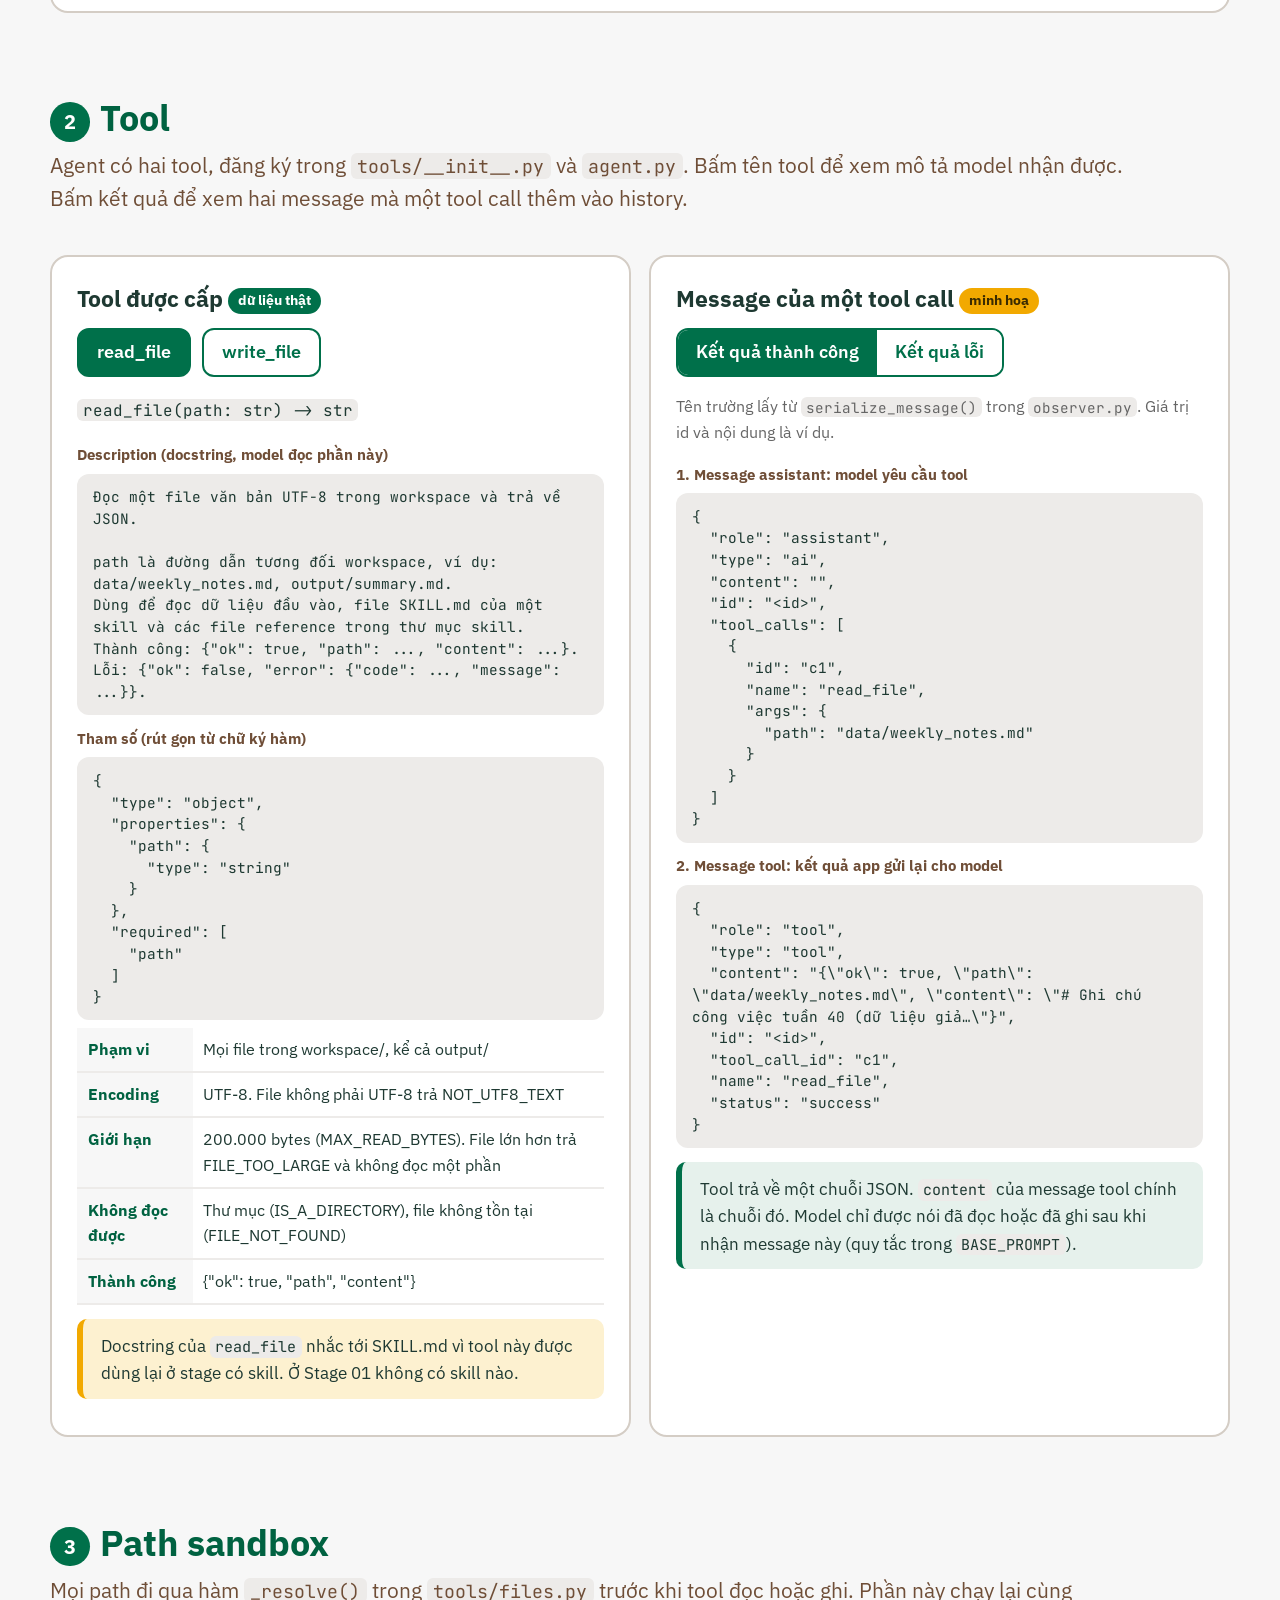
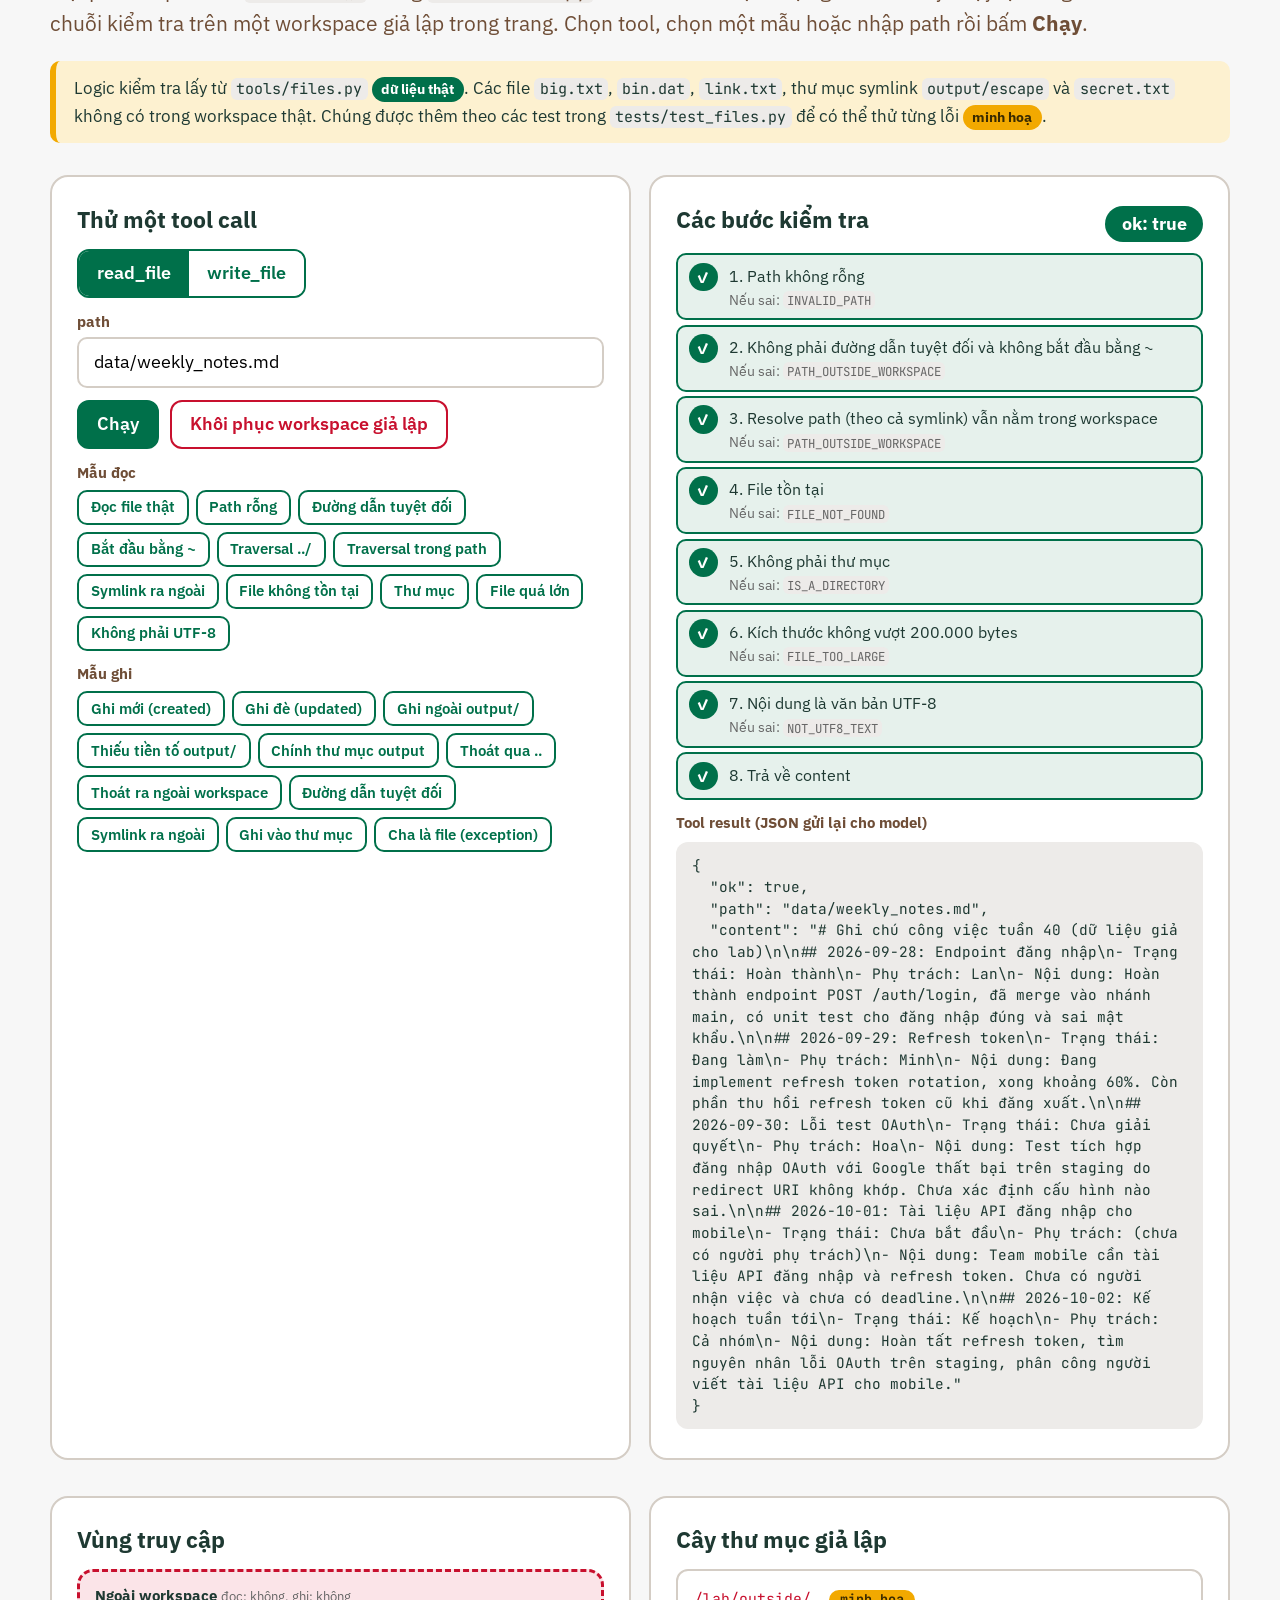
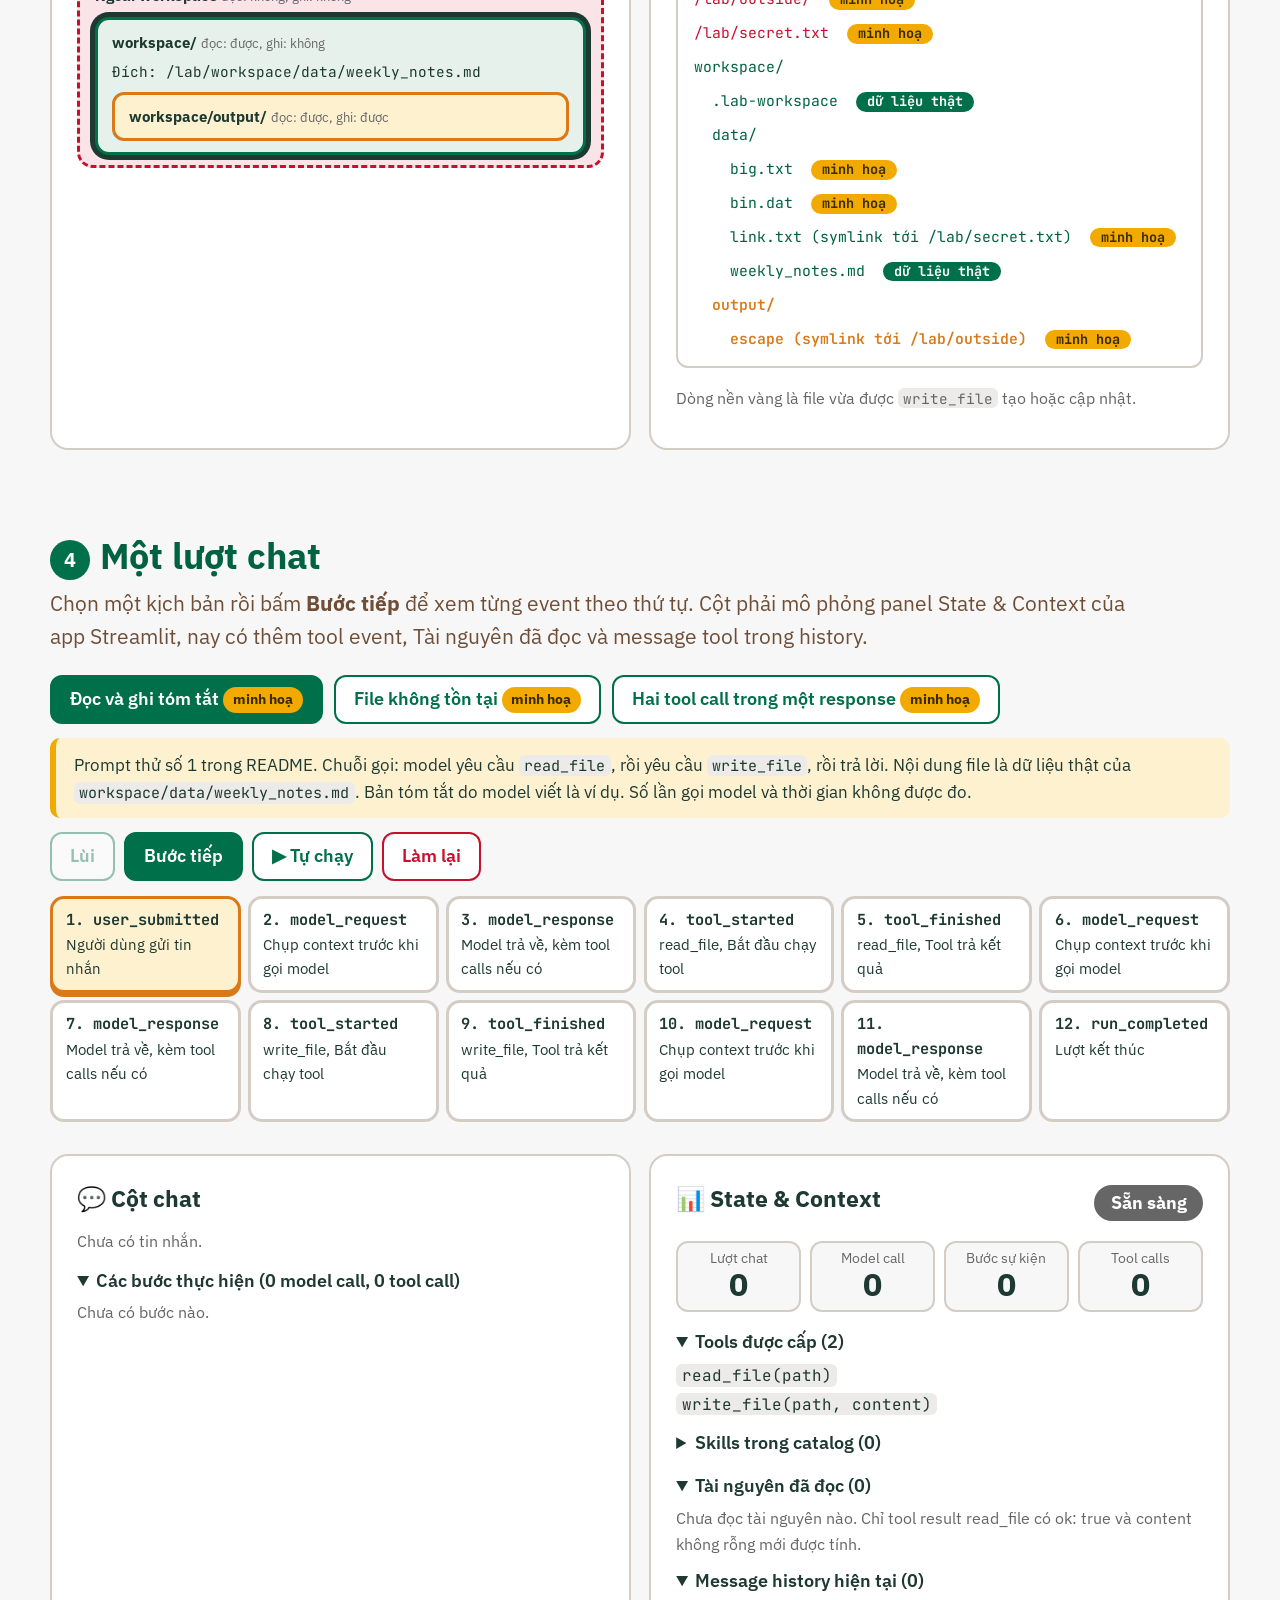
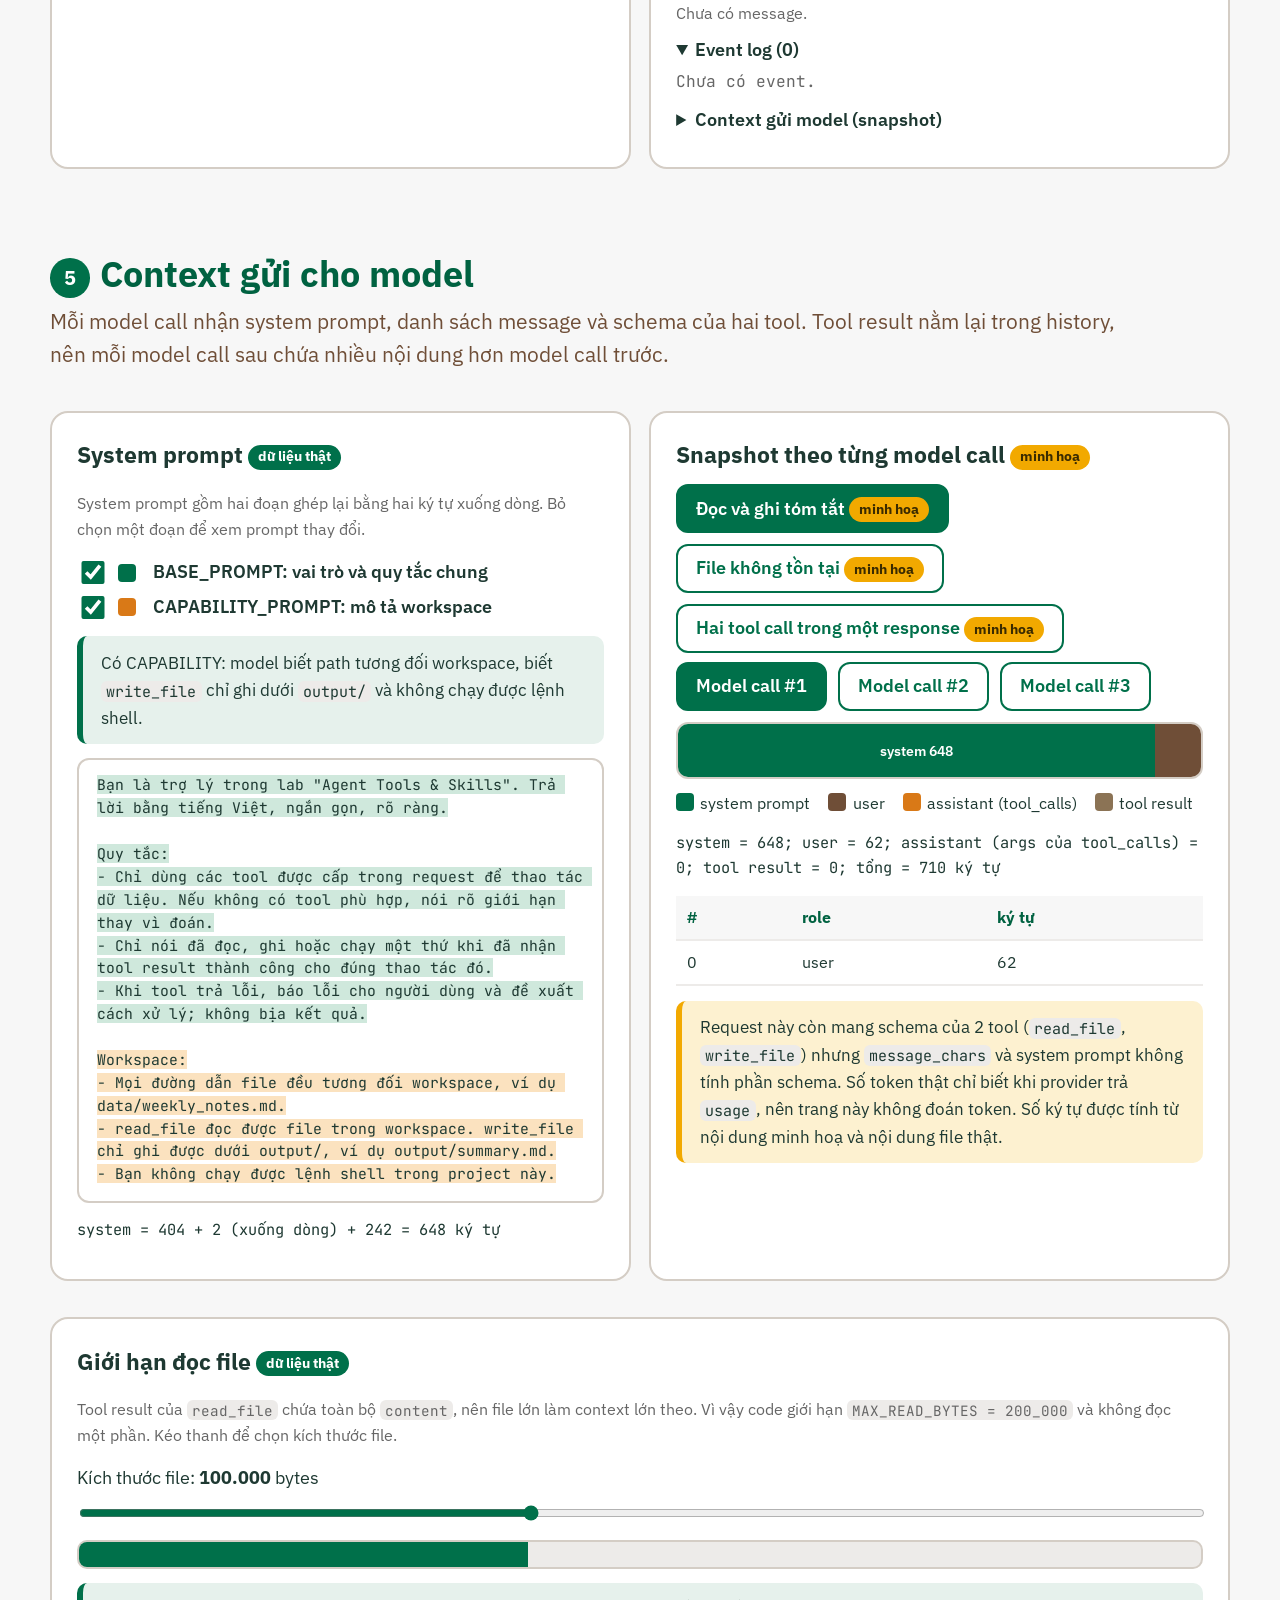
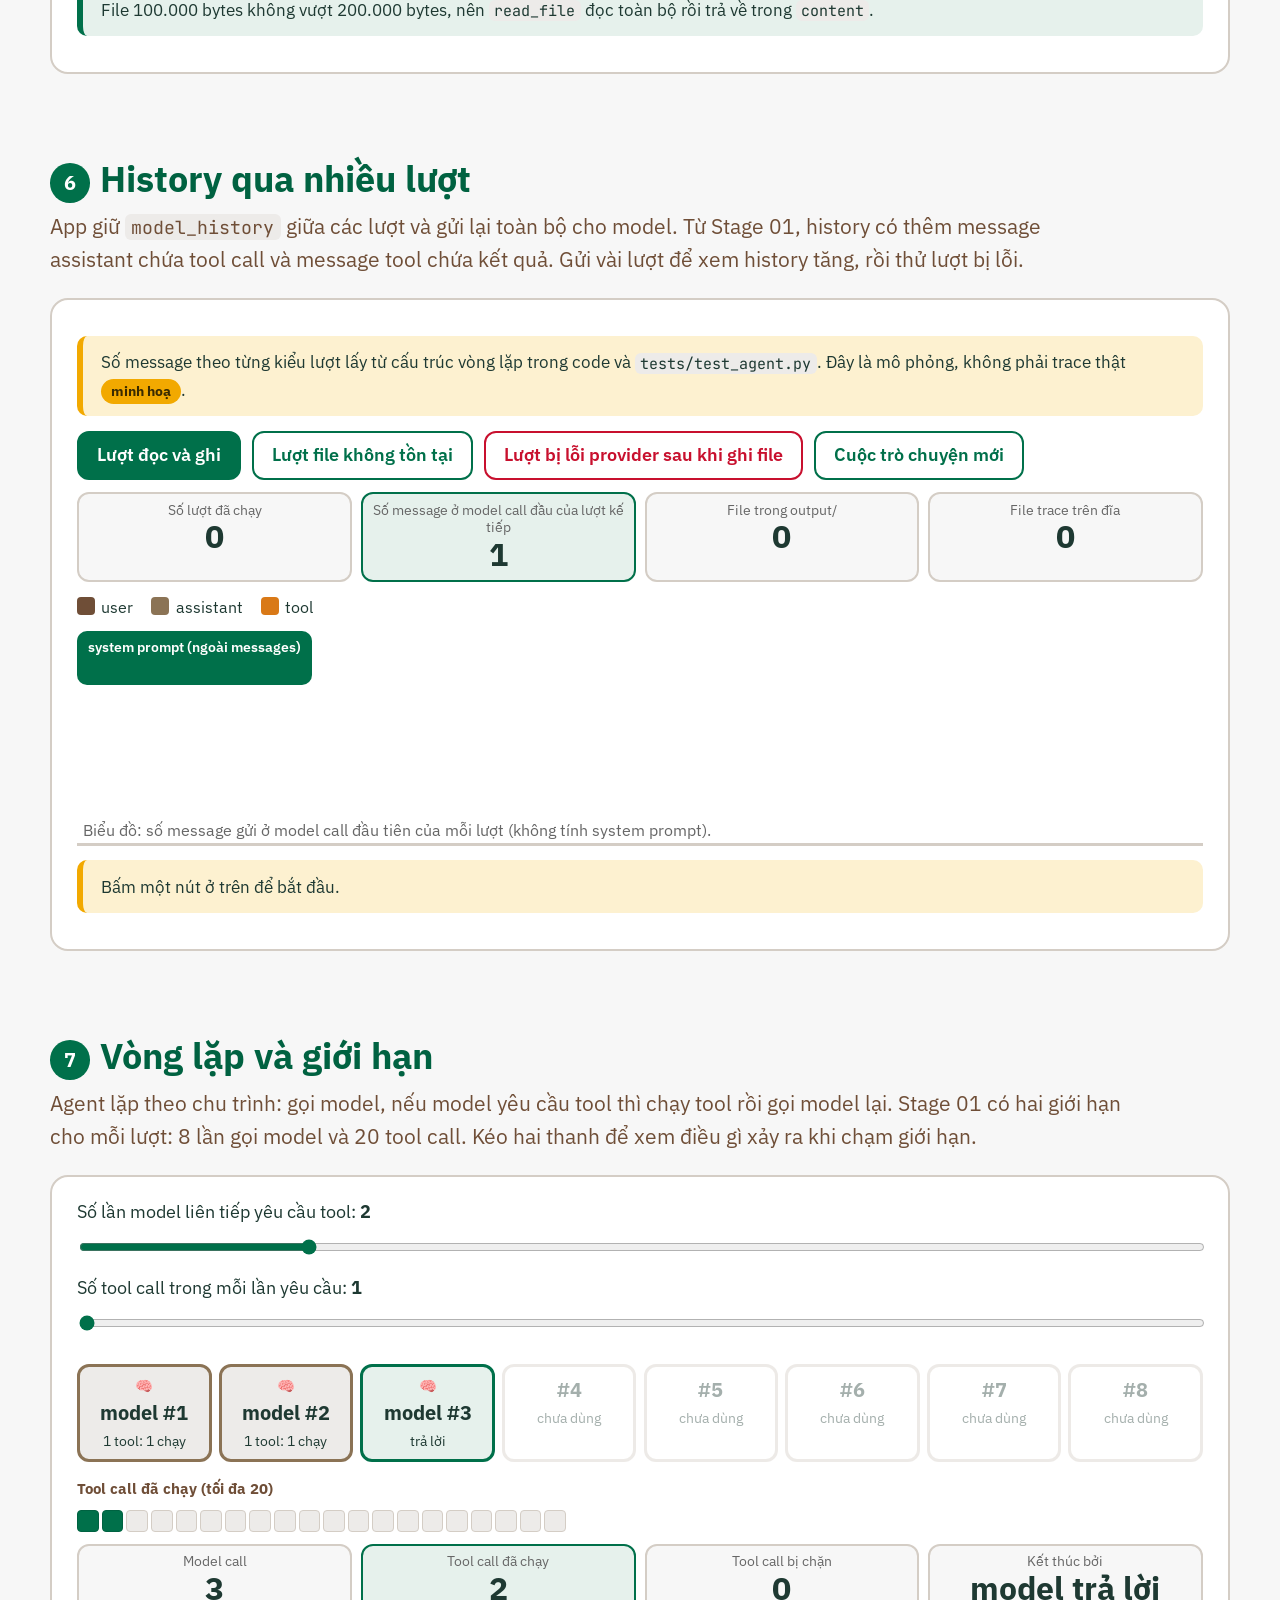
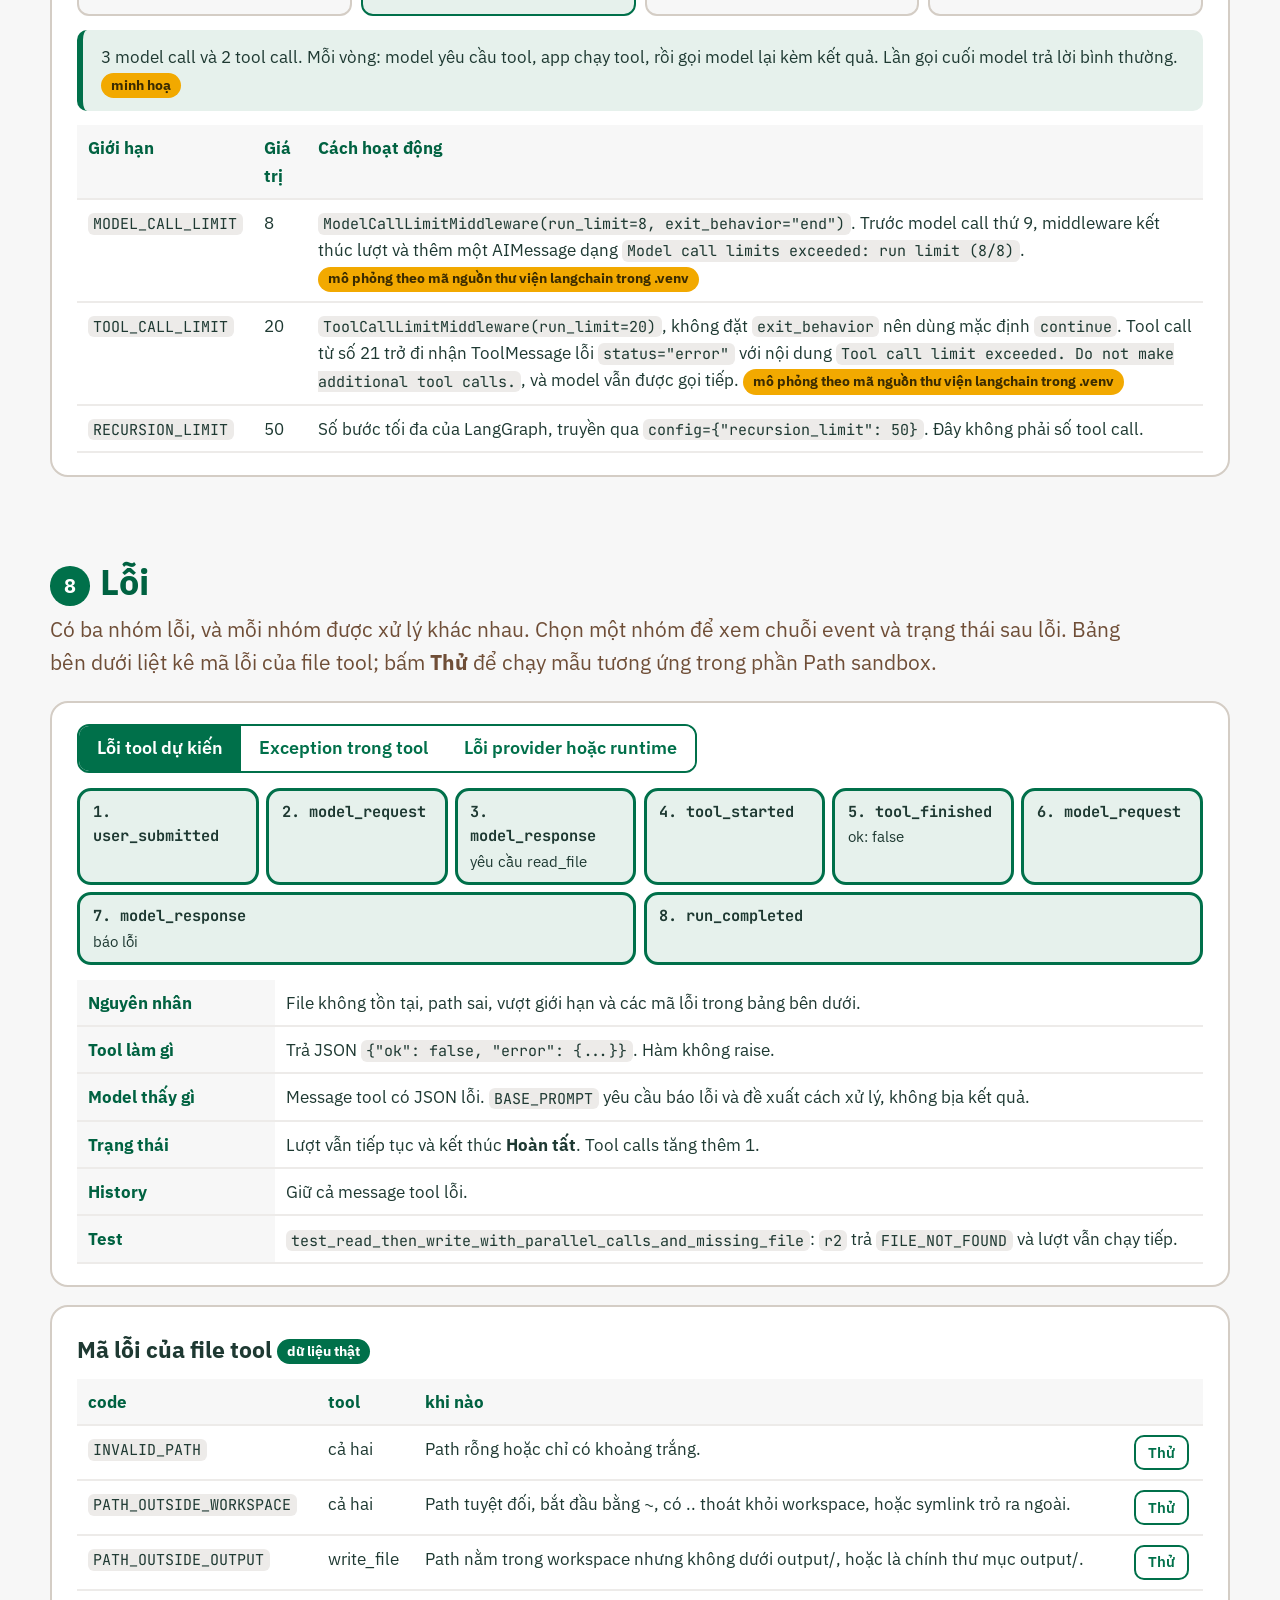
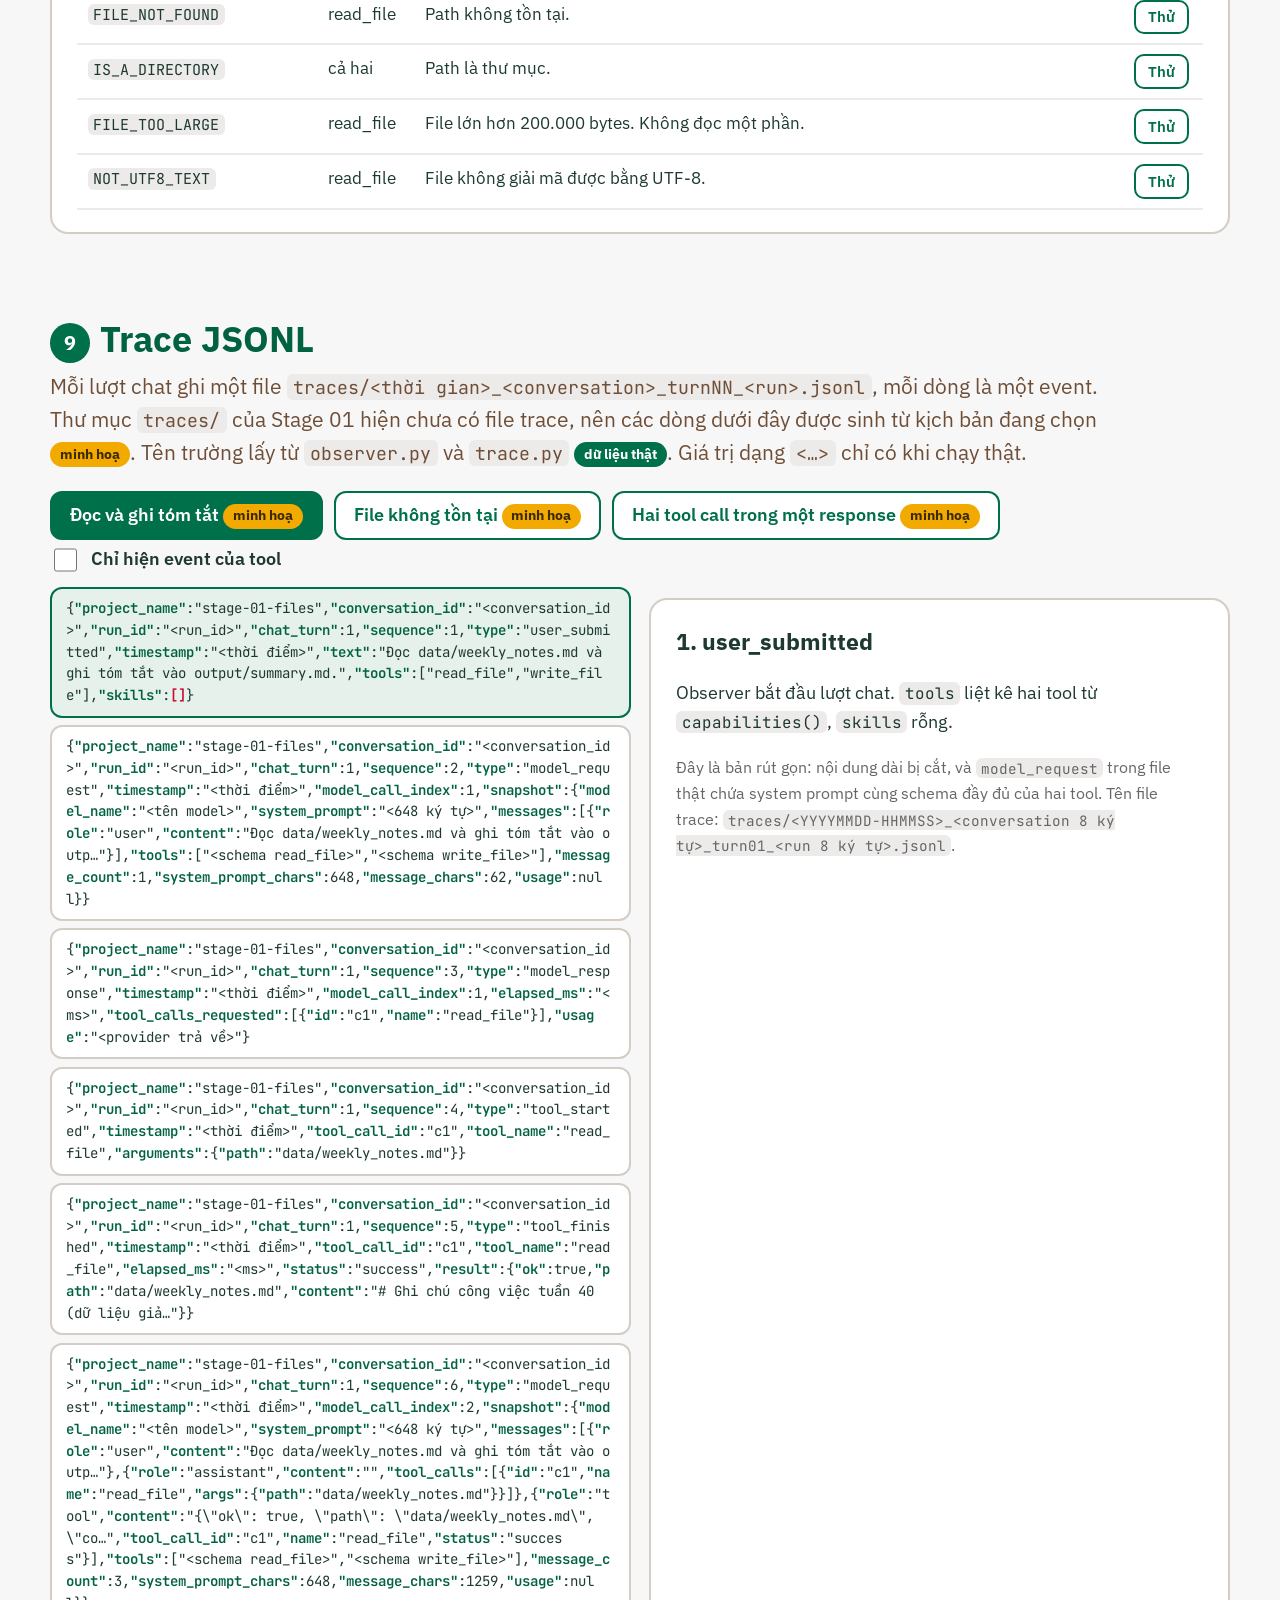
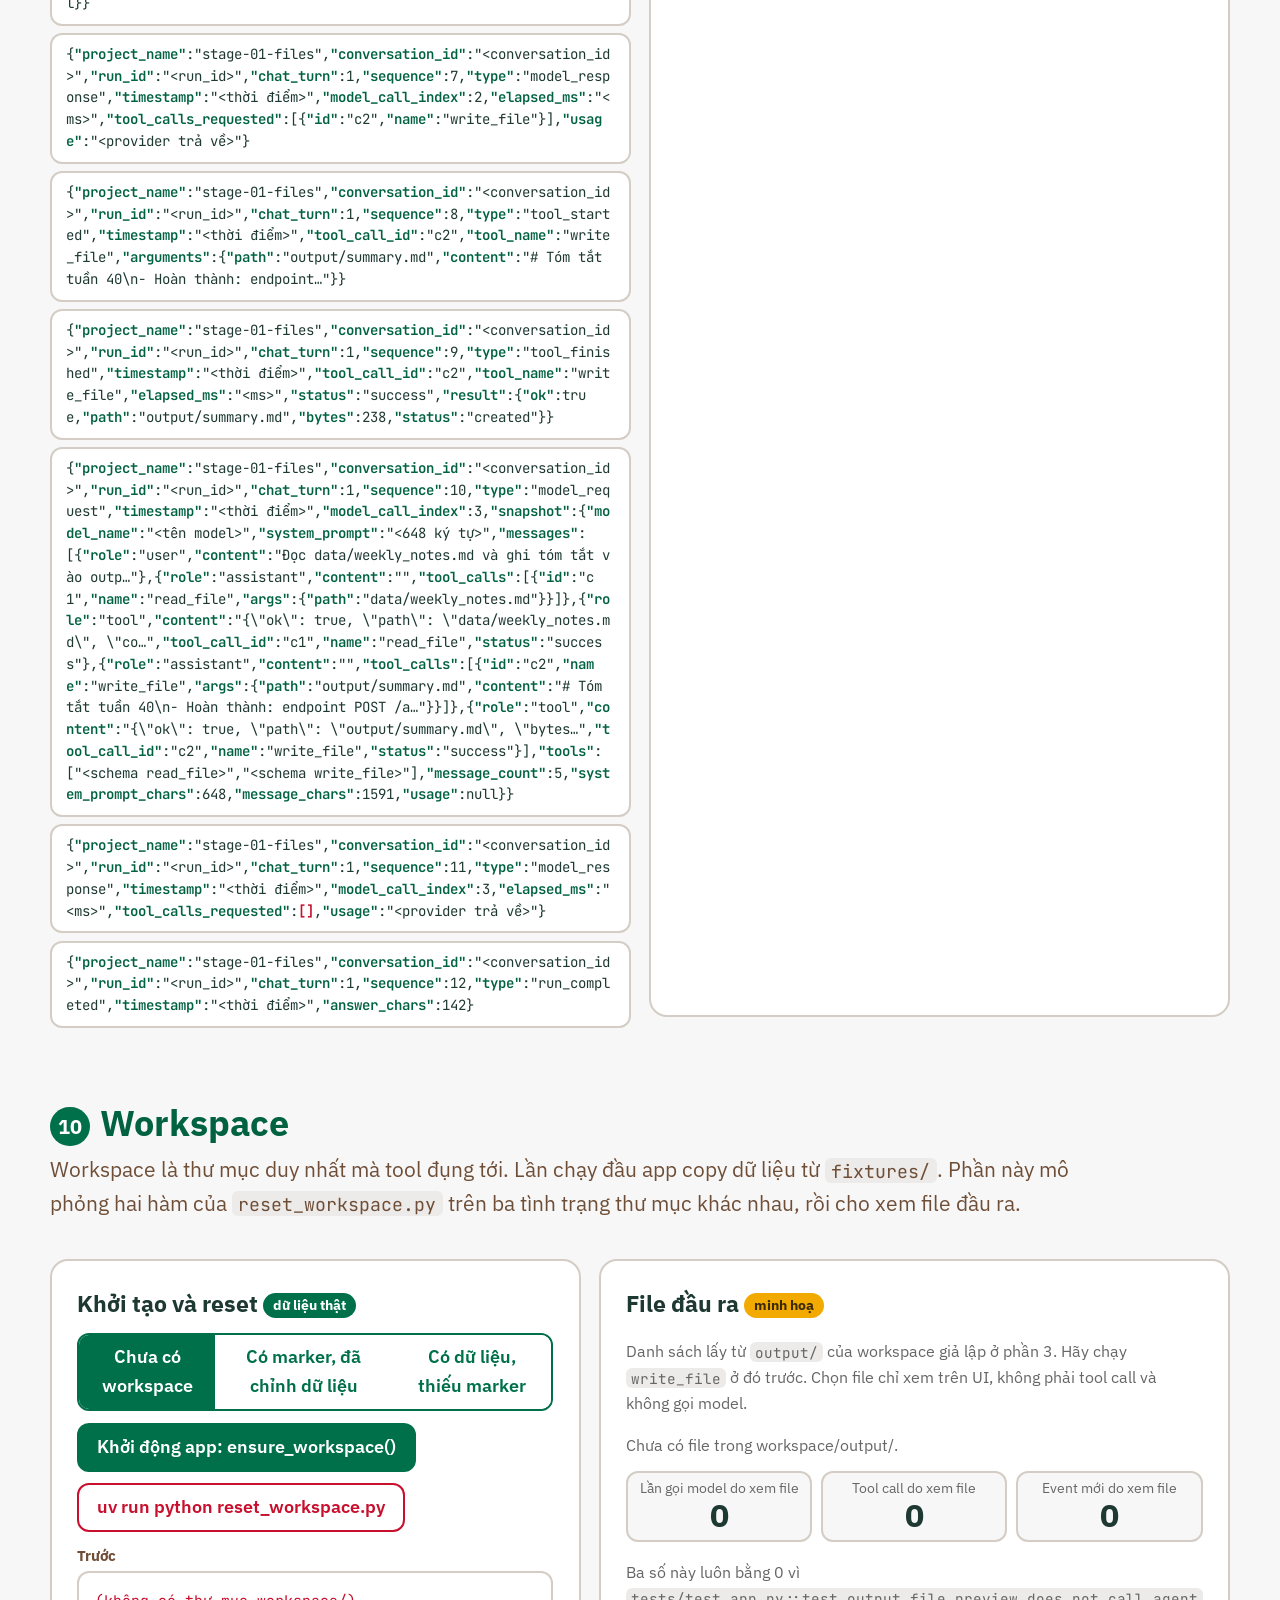
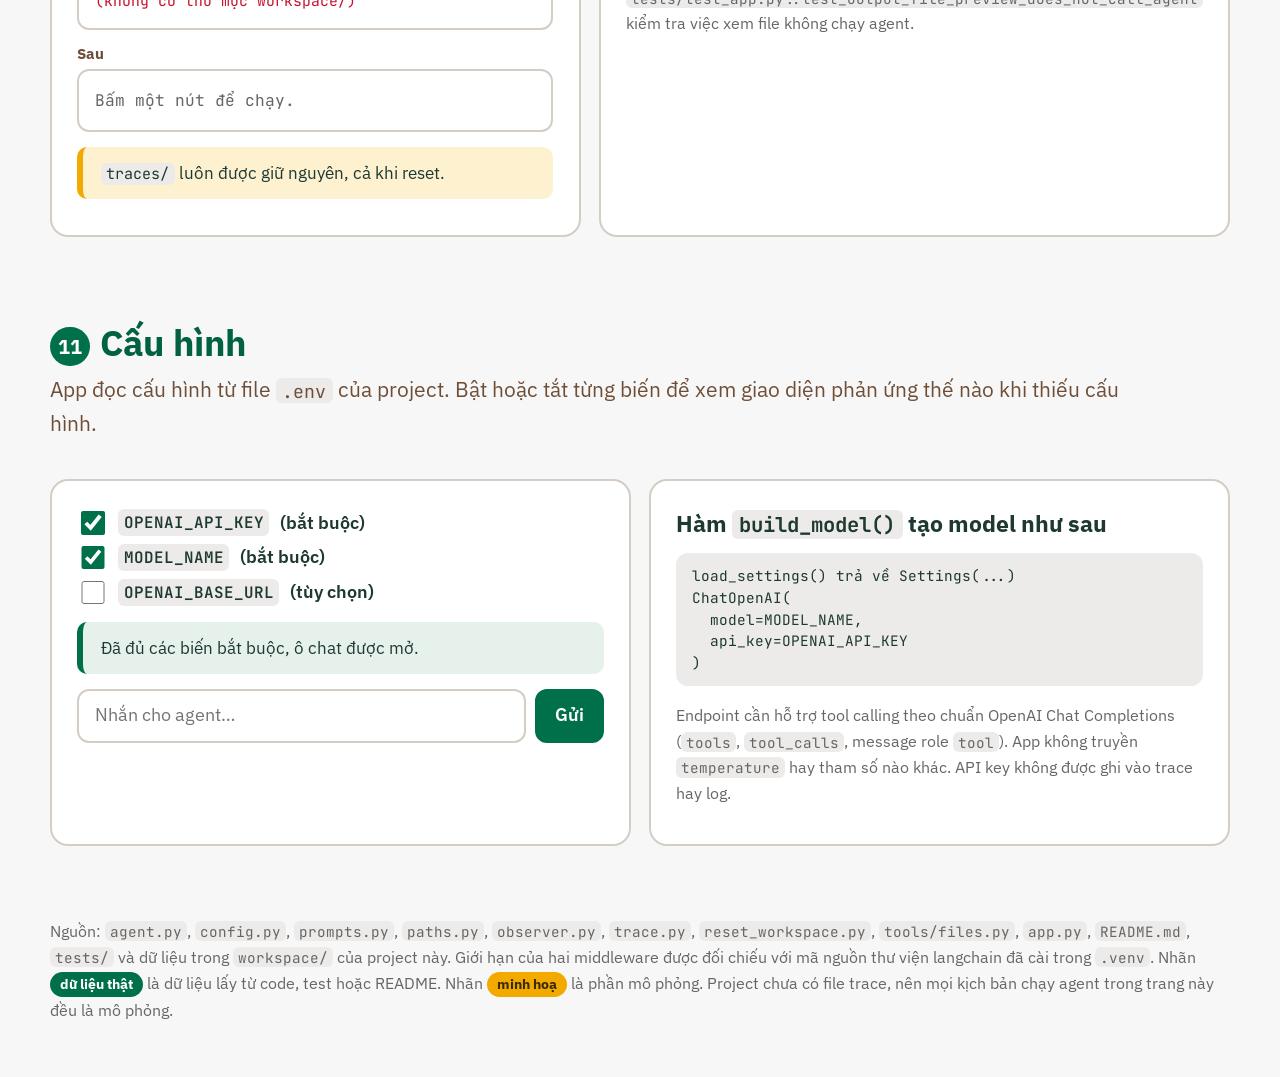
<file: lab05/block-1-submission/stage-01-files/explainer.html>
<!DOCTYPE html>
<html lang="vi">
<head>
<meta charset="utf-8">
<meta name="viewport" content="width=device-width, initial-scale=1">
<title>Stage 01: File tools, giải thích tương tác</title>
<style>
@import url('https://fonts.googleapis.com/css2?family=IBM+Plex+Sans:wght@400;500;600;700&family=JetBrains+Mono:wght@400;500;600&display=swap');
:root{
  --bg0:#ffffff; --bg1:#f7f7f7; --bg2:#edebe9; --bg3:#d4cdc5; --bg4:#c5bdb3;
  --fg:#1e3932; --red:#c8102e; --orange:#d97917; --yellow:#f2a900;
  --green:#00704a; --green-dark:#006241; --brown:#6f4e37; --brown-light:#8b7355;
  --grey:#666666; --green-soft:#e6f1ec; --yellow-soft:#fdf1d0; --red-soft:#fbe4e8;
  --font:'IBM Plex Sans','Be Vietnam Pro','Segoe UI','Helvetica Neue',Arial,sans-serif;
  --mono:'JetBrains Mono','SF Mono',Menlo,Consolas,monospace;
}
*{box-sizing:border-box}
html{font-size:18px;scroll-behavior:smooth}
body{margin:0;background:var(--bg1);color:var(--fg);font-family:var(--font);line-height:1.6;font-size:1rem}
code,pre,.mono{font-family:var(--mono)}
code{background:var(--bg2);padding:.05em .35em;border-radius:6px;font-size:.88em}
header.hero{background:var(--green-dark);color:#fff;padding:2.2rem 1.5rem 2.6rem}
.wrap{max-width:1180px;margin:0 auto}
.hero .kicker{font-size:.85rem;letter-spacing:.12em;text-transform:uppercase;color:#cfe8dc;font-weight:600}
.hero h1{font-size:2.6rem;line-height:1.2;margin:.3rem 0 .6rem}
.hero p{font-size:1.15rem;max-width:46em;margin:.3rem 0;color:#eaf5ef}
.hero code{background:rgba(255,255,255,.2);color:#fff}
.chips{display:flex;gap:.8rem;flex-wrap:wrap;margin-top:1.2rem}
.chip{background:rgba(255,255,255,.14);border:2px solid rgba(255,255,255,.35);border-radius:14px;padding:.5rem 1rem;font-weight:600;font-size:1rem}
.chip b{font-size:1.5rem;display:block;line-height:1.1}
nav{position:sticky;top:0;z-index:20;background:var(--bg0);border-bottom:2px solid var(--bg3)}
nav .wrap{display:flex;gap:.3rem;overflow-x:auto;padding:.4rem 1rem}
nav a{white-space:nowrap;color:var(--fg);text-decoration:none;font-weight:600;font-size:.9rem;padding:.4rem .8rem;border-radius:10px}
nav a:hover,nav a.on{background:var(--green);color:#fff}
section{padding:2.6rem 1.5rem 1rem}
section h2{font-size:2rem;line-height:1.25;margin:0 0 .4rem;color:var(--green-dark)}
section h2 .n{display:inline-block;background:var(--green);color:#fff;border-radius:50%;width:2.2rem;height:2.2rem;text-align:center;line-height:2.2rem;font-size:1.1rem;margin-right:.6rem;vertical-align:middle}
.lead{font-size:1.15rem;color:var(--brown);margin:.2rem 0 1.2rem;max-width:52em}
.card{background:var(--bg0);border:2px solid var(--bg3);border-radius:18px;padding:1.2rem 1.4rem;margin:1rem 0}
.card h3{margin:.1rem 0 .6rem;font-size:1.3rem}
.grid2{display:grid;grid-template-columns:1fr 1fr;gap:1rem}
.grid3{display:grid;grid-template-columns:repeat(3,1fr);gap:1rem}
@media(max-width:900px){.grid2,.grid3{grid-template-columns:1fr}html{font-size:16px}}
button{font:inherit;font-weight:600;cursor:pointer;border:2px solid var(--green);background:var(--bg0);color:var(--green);border-radius:12px;padding:.45rem 1rem;transition:.15s}
button:hover:not(:disabled){background:var(--green-soft)}
button.primary{background:var(--green);color:#fff}
button.primary:hover:not(:disabled){background:var(--green-dark)}
button.danger{border-color:var(--red);color:var(--red)}
button.danger:hover:not(:disabled){background:var(--red-soft)}
button:disabled{opacity:.4;cursor:not-allowed}
button.sel,button.sel:hover:not(:disabled){background:var(--green);color:#fff}
button.sel:hover:not(:disabled){background:var(--green-dark)}
button.sel .tag.real{background:#fff;color:var(--green-dark)}
button.sel code,.sel code{background:rgba(255,255,255,.22);color:#fff}
.row{display:flex;gap:.6rem;flex-wrap:wrap;align-items:center}
.note{background:var(--yellow-soft);border-left:6px solid var(--yellow);border-radius:10px;padding:.7rem 1rem;margin:.8rem 0;font-size:.95rem}
.note.ok{background:var(--green-soft);border-color:var(--green)}
.note.bad{background:var(--red-soft);border-color:var(--red)}
.tag{display:inline-block;font-size:.75rem;font-weight:700;padding:.1rem .55rem;border-radius:20px;background:var(--bg2);color:var(--brown);vertical-align:middle}
.tag.real{background:var(--green);color:#fff}
.tag.sim{background:var(--yellow);color:#3a2b00}

/* Architecture */
.arch{display:grid;grid-template-columns:repeat(5,1fr);gap:.6rem;align-items:stretch;margin:1rem 0}
.node{background:var(--bg0);border:3px solid var(--bg3);border-radius:16px;padding:.7rem .6rem;text-align:center;cursor:pointer;position:relative;font-weight:600;font-size:.95rem;transition:.15s}
.node small{display:block;font-weight:400;color:var(--grey);font-family:var(--mono);font-size:.72rem;margin-top:.2rem}
.node:hover{border-color:var(--green)}
.node.on{border-color:var(--green);background:var(--green-soft);box-shadow:0 4px 0 var(--green)}
.node .ico{font-size:1.6rem;display:block}
.node.dim{opacity:.5;border-style:dashed}
.arch .arrow{display:none}
.archrow2{display:grid;grid-template-columns:repeat(5,1fr);gap:.6rem}
.flowline{grid-column:1/-1;text-align:center;color:var(--grey);font-size:.9rem;margin:.1rem 0}
#archDetail{min-height:7rem}
#archDetail h4{margin:0 0 .3rem;font-size:1.2rem;color:var(--green-dark)}
@media(max-width:900px){.arch,.archrow2{grid-template-columns:1fr 1fr}}

/* Simulator */
.stepper{display:flex;gap:.5rem;align-items:center;flex-wrap:wrap;margin:.8rem 0}
.timeline{display:flex;gap:.4rem;margin:.8rem 0;flex-wrap:wrap}
.tl{flex:1 1 170px;min-width:170px;overflow-wrap:anywhere;border:3px solid var(--bg3);background:var(--bg0);border-radius:14px;padding:.5rem .7rem;font-size:.85rem;cursor:pointer}
.tl b{display:block;font-family:var(--mono);font-size:.85rem}
.tl.done{border-color:var(--green);background:var(--green-soft)}
.tl.cur{border-color:var(--orange);background:var(--yellow-soft);box-shadow:0 4px 0 var(--orange)}
.badge{display:inline-block;padding:.2rem .9rem;border-radius:20px;font-weight:700;font-size:1rem;color:#fff;background:var(--grey)}
.badge.ready{background:var(--grey)}.badge.model{background:var(--orange)}.badge.done{background:var(--green)}.badge.err{background:var(--red)}
.counters{display:grid;grid-template-columns:repeat(4,1fr);gap:.5rem;margin:.7rem 0}
.counter{background:var(--bg1);border:2px solid var(--bg3);border-radius:12px;padding:.4rem .5rem;text-align:center;font-size:.78rem;line-height:1.25;color:var(--grey)}
.counter b{display:block;font-size:1.8rem;color:var(--fg);line-height:1.1}
.counter.hl{border-color:var(--green);background:var(--green-soft)}
.counter.zero b{color:var(--red)}
.chat{display:flex;flex-direction:column;gap:.5rem;margin:.5rem 0}
.msg{padding:.6rem .9rem;border-radius:14px;max-width:92%;font-size:.95rem;white-space:pre-wrap}
.msg.u{background:var(--green);color:#fff;align-self:flex-end;border-bottom-right-radius:4px}
.msg.a{background:var(--bg2);align-self:flex-start;border-bottom-left-radius:4px}
.msg.pending{opacity:.55;font-style:italic}
pre{background:var(--bg2);border-radius:12px;padding:.7rem .9rem;overflow:auto;font-size:.8rem;line-height:1.5;margin:.4rem 0;white-space:pre-wrap;word-break:break-word}
.evlog{font-family:var(--mono);font-size:.8rem}
.ev{display:flex;gap:.6rem;padding:.3rem .5rem;border-bottom:1px solid var(--bg2);align-items:baseline}
.ev:last-child{border:0}
.ev .s{background:var(--green);color:#fff;border-radius:6px;padding:0 .4rem;font-weight:600}
.ev.new{background:var(--yellow-soft)}
details{margin:.4rem 0}
summary{cursor:pointer;font-weight:600;padding:.2rem 0}
.empty{color:var(--red);font-weight:700}
.panelhead{display:flex;justify-content:space-between;align-items:center;gap:.5rem;flex-wrap:wrap}
.invisible-hint{color:var(--grey);font-size:.9rem}

/* context bar */
.stack{display:flex;height:3.2rem;border-radius:12px;overflow:hidden;border:2px solid var(--bg3);margin:.6rem 0}
.stack div{display:flex;align-items:center;justify-content:center;color:#fff;font-weight:600;font-size:.8rem;transition:width .3s;overflow:hidden;white-space:nowrap}
.legend{display:flex;gap:1rem;flex-wrap:wrap;font-size:.9rem}
.legend i{display:inline-block;width:1rem;height:1rem;border-radius:4px;margin-right:.35rem;vertical-align:-2px}
.sp{background:var(--green)}.cp{background:var(--orange)}.um{background:var(--brown)}.hs{background:var(--brown-light)}
.hl-base{background:#cfe8dc}.hl-cap{background:#fbe2bf}
.prompt-view{font-family:var(--mono);font-size:.82rem;white-space:pre-wrap;background:var(--bg0);border:2px solid var(--bg3);border-radius:12px;padding:.8rem 1rem;line-height:1.55}

/* history */
.hist{display:flex;gap:.3rem;flex-wrap:wrap;margin:.6rem 0;min-height:3rem}
.hm{border-radius:10px;padding:.25rem .6rem;font-size:.8rem;font-weight:600;color:#fff}
.hm.s{background:var(--green)}.hm.u{background:var(--brown)}.hm.a{background:var(--brown-light)}
.hm.gone{background:var(--red-soft);color:var(--red);text-decoration:line-through;border:2px dashed var(--red)}
.bars{display:flex;align-items:flex-end;gap:.5rem;height:150px;margin:.6rem 0;border-bottom:3px solid var(--bg3);padding:0 .3rem}
.bar{flex:1;background:var(--green);border-radius:8px 8px 0 0;position:relative;min-width:30px;transition:height .3s;max-width:90px}
.bar span{position:absolute;top:-1.4rem;left:0;right:0;text-align:center;font-size:.8rem;font-weight:700;color:var(--fg)}
.bar em{position:absolute;bottom:-1.5rem;left:0;right:0;text-align:center;font-size:.75rem;font-style:normal;color:var(--grey)}
.bar.fail{background:var(--red)}

/* loop */
.slots{display:grid;grid-template-columns:repeat(8,1fr);gap:.4rem;margin:.8rem 0}
.slot{border:3px solid var(--bg3);border-radius:12px;padding:.4rem .2rem;text-align:center;font-size:.8rem;background:var(--bg0);min-height:4.2rem}
.slot b{display:block;font-size:1.1rem}
.slot.m{border-color:var(--green);background:var(--green-soft)}
.slot.t{border-color:var(--brown-light);background:var(--bg2)}
.slot.cut{border-color:var(--red);background:var(--red-soft);color:var(--red)}
input[type=range]{width:100%;accent-color:var(--green);height:2rem}
.switch{display:inline-flex;border:2px solid var(--green);border-radius:12px;overflow:hidden}
.switch button{border:0;border-radius:0}

/* trace */
.jl{font-family:var(--mono);font-size:.78rem;background:var(--bg0);border:2px solid var(--bg3);border-radius:12px;padding:.5rem .8rem;margin:.4rem 0;cursor:pointer;word-break:break-all;line-height:1.55}
.jl:hover{border-color:var(--green)}
.jl.on{border-color:var(--green);background:var(--green-soft)}
.jl .k{color:var(--green-dark);font-weight:600}
.jl .t{color:var(--red);font-weight:600}
table{border-collapse:collapse;width:100%;font-size:.95rem}
th,td{border-bottom:2px solid var(--bg2);padding:.5rem .6rem;text-align:left;vertical-align:top}
th{color:var(--green-dark);background:var(--bg1)}
.toggle{display:flex;align-items:center;gap:.6rem;font-weight:600;cursor:pointer;margin:.3rem 0}
.toggle input{width:1.3rem;height:1.3rem;accent-color:var(--green)}
.chatinput{display:flex;gap:.5rem;margin-top:.6rem}
.chatinput input{flex:1;font:inherit;padding:.6rem .9rem;border-radius:12px;border:2px solid var(--bg3);background:var(--bg0)}
.chatinput input:disabled{background:var(--bg2);cursor:not-allowed}
footer{padding:2rem 1.5rem 3rem;color:var(--grey);font-size:.9rem}

/* Stage 01 extras */
.tag.new{background:var(--orange);color:#fff}
.badge.tool{background:var(--brown)}
.hm.t{background:var(--orange)}
.fld{font:inherit;padding:.5rem .8rem;border-radius:10px;border:2px solid var(--bg3);width:100%;background:var(--bg0)}
textarea.fld{font-family:var(--mono);font-size:.85rem;min-height:5rem;resize:vertical}
button.sm{padding:.2rem .65rem;font-size:.82rem;border-radius:10px}
.lbl{font-size:.85rem;font-weight:700;color:var(--brown);margin:.6rem 0 .2rem;display:block}
.tcall{border:2px solid var(--bg3);border-radius:12px;padding:.5rem .7rem;margin:.4rem 0;background:var(--bg0);font-size:.9rem}
.tcall.ok{border-color:var(--green)}
.tcall.bad{border-color:var(--red)}
.tcall.run{border-color:var(--brown);border-style:dashed}
.tl.bad{border-color:var(--red);background:var(--red-soft);box-shadow:0 4px 0 var(--red)}
.chk{display:flex;gap:.6rem;align-items:flex-start;padding:.4rem .6rem;border-radius:10px;margin:.25rem 0;font-size:.9rem;border:2px solid var(--bg3);background:var(--bg0)}
.chk .m{flex:none;width:1.6rem;height:1.6rem;border-radius:50%;text-align:center;line-height:1.6rem;font-weight:700;color:#fff;background:var(--grey);font-size:.85rem}
.chk.pass{border-color:var(--green);background:var(--green-soft)}.chk.pass .m{background:var(--green)}
.chk.fail{border-color:var(--red);background:var(--red-soft)}.chk.fail .m{background:var(--red)}
.chk.exc{border-color:var(--red);background:var(--red-soft)}.chk.exc .m{background:var(--red)}
.chk.skip{opacity:.5;border-style:dashed}
.chk small{display:block;color:var(--grey);font-size:.78rem}
.zones{border:3px dashed var(--red);border-radius:16px;padding:.6rem .8rem;background:var(--red-soft)}
.zones .z-ws{border:3px solid var(--green);border-radius:14px;padding:.6rem .8rem;background:var(--green-soft);margin-top:.5rem}
.zones .z-out{border:3px solid var(--orange);border-radius:12px;padding:.5rem .8rem;background:var(--yellow-soft);margin-top:.5rem}
.zones .zn{font-weight:700;font-size:.85rem}
.zones .zn small{font-weight:400;color:var(--grey)}
.zones .hit{box-shadow:0 0 0 5px var(--fg)}
.zones .land{font-size:.8rem;font-family:var(--mono);margin-top:.3rem}
.tree .tag{line-height:1.3;margin-left:.5rem;padding:.05rem .6rem}
.tree{font-family:var(--mono);font-size:.82rem;line-height:2.3;background:var(--bg0);border:2px solid var(--bg3);border-radius:12px;padding:.6rem .9rem}
.tree .out{color:var(--red)}
.tree .ws{color:var(--green-dark)}
.tree .opt{color:var(--orange);font-weight:600}
.tree .nw{background:var(--yellow-soft);border-radius:6px;padding:0 .3rem}
.cells{display:flex;gap:3px;flex-wrap:wrap;margin:.5rem 0}
.cell{width:1.2rem;height:1.2rem;border-radius:4px;background:var(--bg2);border:1px solid var(--bg3)}
.cell.on{background:var(--green);border-color:var(--green-dark)}
.sizebar{height:1.6rem;border-radius:10px;background:var(--bg2);overflow:hidden;border:2px solid var(--bg3)}
.sizebar div{height:100%;background:var(--green);transition:width .2s}
.sizebar.over div{background:var(--red)}
.rowbtn{display:flex;gap:.4rem;flex-wrap:wrap;margin:.3rem 0}
.minitbl td,.minitbl th{font-size:.88rem}
</style>
</head>
<body>

<header class="hero"><div class="wrap">
  <div class="kicker">Agent Tools &amp; Skills Lab</div>
  <h1>Stage 01: File tools</h1>
  <p>Stage 01 thêm hai tool vào agent của Stage 00: <code>read_file</code> và <code>write_file</code>. Agent làm việc trong thư mục <code>workspace/</code> của project, không có skill và không chạy lệnh. Trang này giải thích file tool, path sandbox, vòng lặp model và tool, và panel State &amp; Context qua các phần tương tác bên dưới.</p>
  <div class="chips">
    <div class="chip"><b>2</b>tool: read_file, write_file</div>
    <div class="chip"><b>0</b>skill</div>
    <div class="chip"><b>8</b>lần gọi model tối đa mỗi lượt</div>
    <div class="chip"><b>20</b>tool call tối đa mỗi lượt</div>
    <div class="chip"><b>50</b>recursion limit của LangGraph</div>
    <div class="chip"><b>200.000</b>bytes tối đa mỗi lần đọc file</div>
  </div>
</div></header>

<nav><div class="wrap" id="nav">
  <a href="#s1">Kiến trúc</a><a href="#s2">Tool</a><a href="#s3">Path sandbox</a><a href="#s4">Một lượt chat</a>
  <a href="#s5">Context</a><a href="#s6">History</a><a href="#s7">Vòng lặp</a><a href="#s8">Lỗi</a>
  <a href="#s9">Trace</a><a href="#s10">Workspace</a><a href="#s11">Cấu hình</a>
</div></nav>

<!-- 1 -->
<section id="s1"><div class="wrap">
  <h2><span class="n">1</span>Kiến trúc</h2>
  <p class="lead">Bấm vào từng khối để xem file tương ứng và nhiệm vụ của nó. Khối có nhãn <span class="tag new">mới</span> là phần Stage 01 bổ sung so với Stage 00.</p>
  <div class="arch" id="arch"></div>
  <div class="card" id="archDetail"></div>
  <div class="card">
    <h3>Mới so với Stage 00 <span class="tag real">dữ liệu thật</span></h3>
    <div class="grid2" id="newList"></div>
  </div>
</div></section>

<!-- 2 -->
<section id="s2"><div class="wrap">
  <h2><span class="n">2</span>Tool</h2>
  <p class="lead">Agent có hai tool, đăng ký trong <code>tools/__init__.py</code> và <code>agent.py</code>. Bấm tên tool để xem mô tả model nhận được. Bấm kết quả để xem hai message mà một tool call thêm vào history.</p>
  <div class="grid2">
    <div class="card">
      <div class="panelhead"><h3>Tool được cấp <span class="tag real">dữ liệu thật</span></h3></div>
      <div class="row" id="toolPick"></div>
      <div id="toolDetail"></div>
    </div>
    <div class="card">
      <div class="panelhead"><h3>Message của một tool call <span class="tag sim">minh hoạ</span></h3></div>
      <div class="row">
        <div class="switch" id="outPick">
          <button class="sel" data-o="ok">Kết quả thành công</button>
          <button data-o="err">Kết quả lỗi</button>
        </div>
      </div>
      <p class="invisible-hint">Tên trường lấy từ <code>serialize_message()</code> trong <code>observer.py</code>. Giá trị id và nội dung là ví dụ.</p>
      <div id="msgPair"></div>
      <div class="note" id="msgNote"></div>
    </div>
  </div>
</div></section>

<!-- 3 -->
<section id="s3"><div class="wrap">
  <h2><span class="n">3</span>Path sandbox</h2>
  <p class="lead">Mọi path đi qua hàm <code>_resolve()</code> trong <code>tools/files.py</code> trước khi tool đọc hoặc ghi. Phần này chạy lại cùng chuỗi kiểm tra trên một workspace giả lập trong trang. Chọn tool, chọn một mẫu hoặc nhập path rồi bấm <b>Chạy</b>.</p>
  <div class="note">Logic kiểm tra lấy từ <code>tools/files.py</code> <span class="tag real">dữ liệu thật</span>. Các file <code>big.txt</code>, <code>bin.dat</code>, <code>link.txt</code>, thư mục symlink <code>output/escape</code> và <code>secret.txt</code> không có trong workspace thật. Chúng được thêm theo các test trong <code>tests/test_files.py</code> để có thể thử từng lỗi <span class="tag sim">minh hoạ</span>.</div>
  <div class="grid2">
    <div class="card">
      <div class="panelhead"><h3>Thử một tool call</h3></div>
      <div class="switch" id="sbTool">
        <button class="sel" data-t="read_file">read_file</button>
        <button data-t="write_file">write_file</button>
      </div>
      <span class="lbl">path</span>
      <input class="fld mono" id="sbPath" value="data/weekly_notes.md" spellcheck="false">
      <div id="sbContentBox" style="display:none">
        <span class="lbl">content</span>
        <textarea class="fld" id="sbContent" spellcheck="false"># Tóm tắt</textarea>
      </div>
      <div class="row" style="margin-top:.7rem">
        <button class="primary" id="sbRun">Chạy</button>
        <button class="danger" id="sbReset">Khôi phục workspace giả lập</button>
      </div>
      <span class="lbl">Mẫu đọc</span>
      <div class="rowbtn" id="sbPreR"></div>
      <span class="lbl">Mẫu ghi</span>
      <div class="rowbtn" id="sbPreW"></div>
    </div>
    <div class="card">
      <div class="panelhead"><h3>Các bước kiểm tra</h3><span class="badge ready" id="sbBadge">Chưa chạy</span></div>
      <div id="sbSteps"></div>
      <span class="lbl">Tool result (JSON gửi lại cho model)</span>
      <pre id="sbResult"></pre>
    </div>
  </div>
  <div class="grid2">
    <div class="card">
      <h3>Vùng truy cập</h3>
      <div class="zones" id="zones"></div>
    </div>
    <div class="card">
      <h3>Cây thư mục giả lập</h3>
      <div class="tree" id="sbTree"></div>
      <p class="invisible-hint">Dòng nền vàng là file vừa được <code>write_file</code> tạo hoặc cập nhật.</p>
    </div>
  </div>
</div></section>

<!-- 4 -->
<section id="s4"><div class="wrap">
  <h2><span class="n">4</span>Một lượt chat</h2>
  <p class="lead">Chọn một kịch bản rồi bấm <b>Bước tiếp</b> để xem từng event theo thứ tự. Cột phải mô phỏng panel State &amp; Context của app Streamlit, nay có thêm tool event, Tài nguyên đã đọc và message tool trong history.</p>
  <div class="row scbtns"></div>
  <div class="note" id="simNote"></div>
  <div class="stepper">
    <button id="bPrev">Lùi</button>
    <button id="bNext" class="primary">Bước tiếp</button>
    <button id="bAuto">▶ Tự chạy</button>
    <button id="bReset" class="danger">Làm lại</button>
  </div>
  <div class="timeline" id="timeline"></div>
  <div class="grid2">
    <div class="card">
      <h3>💬 Cột chat</h3>
      <div class="chat" id="simChat"></div>
      <details open><summary>Các bước thực hiện (<span id="sumModel">0</span> model call, <span id="sumTool">0</span> tool call)</summary>
        <div id="simSteps" class="invisible-hint">Chưa có bước nào.</div>
      </details>
    </div>
    <div class="card">
      <div class="panelhead"><h3>📊 State &amp; Context</h3><span class="badge ready" id="simBadge">Sẵn sàng</span></div>
      <div id="simRunning" class="invisible-hint"></div>
      <div class="counters">
        <div class="counter" id="cTurn">Lượt chat<b>0</b></div>
        <div class="counter" id="cModel">Model call<b>0</b></div>
        <div class="counter" id="cSeq">Bước sự kiện<b>0</b></div>
        <div class="counter" id="cTool">Tool calls<b>0</b></div>
      </div>
      <details open><summary>Tools được cấp (2)</summary>
        <div><code>read_file(path)</code></div><div><code>write_file(path, content)</code></div>
      </details>
      <details><summary>Skills trong catalog (0)</summary><div class="empty">[] (rỗng): Stage 01 không có skill.</div></details>
      <details open><summary>Tài nguyên đã đọc (<span id="nRes">0</span>)</summary><div id="simRes" class="invisible-hint"></div></details>
      <details open><summary>Message history hiện tại (<span id="nMsg">0</span>)</summary><div id="simMsgs" class="invisible-hint"></div></details>
      <details open><summary>Event log (<span id="nEv">0</span>)</summary><div id="simLog" class="evlog"></div></details>
      <details><summary>Context gửi model (snapshot)</summary><div id="simSnap" class="invisible-hint"></div></details>
    </div>
  </div>
</div></section>

<!-- 5 -->
<section id="s5"><div class="wrap">
  <h2><span class="n">5</span>Context gửi cho model</h2>
  <p class="lead">Mỗi model call nhận system prompt, danh sách message và schema của hai tool. Tool result nằm lại trong history, nên mỗi model call sau chứa nhiều nội dung hơn model call trước.</p>
  <div class="grid2">
    <div class="card">
      <h3>System prompt <span class="tag real">dữ liệu thật</span></h3>
      <p class="invisible-hint">System prompt gồm hai đoạn ghép lại bằng hai ký tự xuống dòng. Bỏ chọn một đoạn để xem prompt thay đổi.</p>
      <label class="toggle"><input type="checkbox" id="tBase" checked> <span class="legend"><i class="sp"></i></span>BASE_PROMPT: vai trò và quy tắc chung</label>
      <label class="toggle"><input type="checkbox" id="tCap" checked> <span class="legend"><i class="cp"></i></span>CAPABILITY_PROMPT: mô tả workspace</label>
      <div class="note ok" id="ctxNote"></div>
      <div class="prompt-view" id="promptView"></div>
      <p id="sysNums" class="mono" style="font-size:.85rem"></p>
    </div>
    <div class="card">
      <h3>Snapshot theo từng model call <span class="tag sim">minh hoạ</span></h3>
      <div class="row scbtns"></div>
      <div class="row" id="snapPick" style="margin-top:.5rem"></div>
      <div class="stack" id="ctxStack"></div>
      <div class="legend"><span><i class="sp"></i>system prompt</span><span><i class="um"></i>user</span><span><i class="cp"></i>assistant (tool_calls)</span><span><i class="hs"></i>tool result</span></div>
      <p id="ctxNums" class="mono" style="font-size:.85rem"></p>
      <table class="minitbl" id="ctxTbl"></table>
      <div class="note" id="ctxTools"></div>
    </div>
  </div>
  <div class="card">
    <h3>Giới hạn đọc file <span class="tag real">dữ liệu thật</span></h3>
    <p class="invisible-hint">Tool result của <code>read_file</code> chứa toàn bộ <code>content</code>, nên file lớn làm context lớn theo. Vì vậy code giới hạn <code>MAX_READ_BYTES = 200_000</code> và không đọc một phần. Kéo thanh để chọn kích thước file.</p>
    <label>Kích thước file: <b id="szN">0</b> bytes</label>
    <input type="range" id="szRange" min="0" max="250000" step="1000" value="100000">
    <div class="sizebar" id="szBar"><div></div></div>
    <div class="note" id="szNote"></div>
  </div>
</div></section>

<!-- 6 -->
<section id="s6"><div class="wrap">
  <h2><span class="n">6</span>History qua nhiều lượt</h2>
  <p class="lead">App giữ <code>model_history</code> giữa các lượt và gửi lại toàn bộ cho model. Từ Stage 01, history có thêm message assistant chứa tool call và message tool chứa kết quả. Gửi vài lượt để xem history tăng, rồi thử lượt bị lỗi.</p>
  <div class="card">
    <div class="note">Số message theo từng kiểu lượt lấy từ cấu trúc vòng lặp trong code và <code>tests/test_agent.py</code>. Đây là mô phỏng, không phải trace thật <span class="tag sim">minh hoạ</span>.</div>
    <div class="row">
      <button class="primary" id="hRW">Lượt đọc và ghi</button>
      <button id="hNF">Lượt file không tồn tại</button>
      <button class="danger" id="hFail">Lượt bị lỗi provider sau khi ghi file</button>
      <button id="hNew">Cuộc trò chuyện mới</button>
    </div>
    <div class="counters">
      <div class="counter">Số lượt đã chạy<b id="hTurn">0</b></div>
      <div class="counter hl">Số message ở model call đầu của lượt kế tiếp<b id="hMsgs">1</b></div>
      <div class="counter">File trong output/<b id="hOut">0</b></div>
      <div class="counter">File trace trên đĩa<b id="hFiles">0</b></div>
    </div>
    <div class="legend"><span><i class="um"></i>user</span><span><i class="hs"></i>assistant</span><span><i class="cp"></i>tool</span></div>
    <div class="hist" id="hist"></div>
    <div class="bars" id="hbars"></div>
    <div class="note" id="hNote">Bấm một nút ở trên để bắt đầu.</div>
  </div>
</div></section>

<!-- 7 -->
<section id="s7"><div class="wrap">
  <h2><span class="n">7</span>Vòng lặp và giới hạn</h2>
  <p class="lead">Agent lặp theo chu trình: gọi model, nếu model yêu cầu tool thì chạy tool rồi gọi model lại. Stage 01 có hai giới hạn cho mỗi lượt: 8 lần gọi model và 20 tool call. Kéo hai thanh để xem điều gì xảy ra khi chạm giới hạn.</p>
  <div class="card">
    <label>Số lần model liên tiếp yêu cầu tool: <b id="loopN">2</b></label>
    <input type="range" id="loopRange" min="0" max="10" value="2">
    <label>Số tool call trong mỗi lần yêu cầu: <b id="loopP">1</b></label>
    <input type="range" id="loopPRange" min="1" max="8" value="1">
    <div class="slots" id="slots"></div>
    <span class="lbl">Tool call đã chạy (tối đa 20)</span>
    <div class="cells" id="cells"></div>
    <div class="counters" style="grid-template-columns:repeat(4,1fr)">
      <div class="counter" id="lcM">Model call<b>0</b></div>
      <div class="counter" id="lcT">Tool call đã chạy<b>0</b></div>
      <div class="counter" id="lcB">Tool call bị chặn<b>0</b></div>
      <div class="counter" id="lcE">Kết thúc bởi<b>-</b></div>
    </div>
    <div class="note" id="loopNote"></div>
    <table>
      <tr><th>Giới hạn</th><th>Giá trị</th><th>Cách hoạt động</th></tr>
      <tr><td><code>MODEL_CALL_LIMIT</code></td><td>8</td><td><code>ModelCallLimitMiddleware(run_limit=8, exit_behavior="end")</code>. Trước model call thứ 9, middleware kết thúc lượt và thêm một AIMessage dạng <code>Model call limits exceeded: run limit (8/8)</code>. <span class="tag sim">mô phỏng theo mã nguồn thư viện langchain trong .venv</span></td></tr>
      <tr><td><code>TOOL_CALL_LIMIT</code></td><td>20</td><td><code>ToolCallLimitMiddleware(run_limit=20)</code>, không đặt <code>exit_behavior</code> nên dùng mặc định <code>continue</code>. Tool call từ số 21 trở đi nhận ToolMessage lỗi <code>status="error"</code> với nội dung <code>Tool call limit exceeded. Do not make additional tool calls.</code>, và model vẫn được gọi tiếp. <span class="tag sim">mô phỏng theo mã nguồn thư viện langchain trong .venv</span></td></tr>
      <tr><td><code>RECURSION_LIMIT</code></td><td>50</td><td>Số bước tối đa của LangGraph, truyền qua <code>config={"recursion_limit": 50}</code>. Đây không phải số tool call.</td></tr>
    </table>
  </div>
</div></section>

<!-- 8 -->
<section id="s8"><div class="wrap">
  <h2><span class="n">8</span>Lỗi</h2>
  <p class="lead">Có ba nhóm lỗi, và mỗi nhóm được xử lý khác nhau. Chọn một nhóm để xem chuỗi event và trạng thái sau lỗi. Bảng bên dưới liệt kê mã lỗi của file tool; bấm <b>Thử</b> để chạy mẫu tương ứng trong phần Path sandbox.</p>
  <div class="card">
    <div class="switch" id="errPick"></div>
    <div class="timeline" id="errTl"></div>
    <table id="errTbl"></table>
  </div>
  <div class="card">
    <h3>Mã lỗi của file tool <span class="tag real">dữ liệu thật</span></h3>
    <table id="codeTbl"></table>
  </div>
</div></section>

<!-- 9 -->
<section id="s9"><div class="wrap">
  <h2><span class="n">9</span>Trace JSONL</h2>
  <p class="lead">Mỗi lượt chat ghi một file <code>traces/&lt;thời gian&gt;_&lt;conversation&gt;_turnNN_&lt;run&gt;.jsonl</code>, mỗi dòng là một event. Thư mục <code>traces/</code> của Stage 01 hiện chưa có file trace, nên các dòng dưới đây được sinh từ kịch bản đang chọn <span class="tag sim">minh hoạ</span>. Tên trường lấy từ <code>observer.py</code> và <code>trace.py</code> <span class="tag real">dữ liệu thật</span>. Giá trị dạng <code>&lt;…&gt;</code> chỉ có khi chạy thật.</p>
  <div class="row scbtns"></div>
  <label class="toggle"><input type="checkbox" id="trOnly"> Chỉ hiện event của tool</label>
  <div class="grid2">
    <div id="jls"></div>
    <div class="card" id="jlDetail"></div>
  </div>
</div></section>

<!-- 10 -->
<section id="s10"><div class="wrap">
  <h2><span class="n">10</span>Workspace</h2>
  <p class="lead">Workspace là thư mục duy nhất mà tool đụng tới. Lần chạy đầu app copy dữ liệu từ <code>fixtures/</code>. Phần này mô phỏng hai hàm của <code>reset_workspace.py</code> trên ba tình trạng thư mục khác nhau, rồi cho xem file đầu ra.</p>
  <div class="grid2">
    <div class="card">
      <h3>Khởi tạo và reset <span class="tag real">dữ liệu thật</span></h3>
      <div class="switch" id="wsPick"></div>
      <div class="row" style="margin-top:.7rem">
        <button class="primary" id="wsEnsure">Khởi động app: ensure_workspace()</button>
        <button class="danger" id="wsReset">uv run python reset_workspace.py</button>
      </div>
      <span class="lbl">Trước</span>
      <div class="tree" id="wsBefore"></div>
      <span class="lbl">Sau</span>
      <div class="tree" id="wsAfter"></div>
      <div class="note" id="wsNote"></div>
    </div>
    <div class="card">
      <h3>File đầu ra <span class="tag sim">minh hoạ</span></h3>
      <p class="invisible-hint">Danh sách lấy từ <code>output/</code> của workspace giả lập ở phần 3. Hãy chạy <code>write_file</code> ở đó trước. Chọn file chỉ xem trên UI, không phải tool call và không gọi model.</p>
      <div class="row" id="outList"></div>
      <div id="outView"></div>
      <div class="counters" style="grid-template-columns:repeat(3,1fr)">
        <div class="counter">Lần gọi model do xem file<b>0</b></div>
        <div class="counter">Tool call do xem file<b>0</b></div>
        <div class="counter">Event mới do xem file<b>0</b></div>
      </div>
      <p class="invisible-hint">Ba số này luôn bằng 0 vì <code>tests/test_app.py::test_output_file_preview_does_not_call_agent</code> kiểm tra việc xem file không chạy agent.</p>
    </div>
  </div>
</div></section>

<!-- 11 -->
<section id="s11"><div class="wrap">
  <h2><span class="n">11</span>Cấu hình</h2>
  <p class="lead">App đọc cấu hình từ file <code>.env</code> của project. Bật hoặc tắt từng biến để xem giao diện phản ứng thế nào khi thiếu cấu hình.</p>
  <div class="grid2">
    <div class="card">
      <label class="toggle"><input type="checkbox" id="eKey" checked> <code>OPENAI_API_KEY</code> (bắt buộc)</label>
      <label class="toggle"><input type="checkbox" id="eModel" checked> <code>MODEL_NAME</code> (bắt buộc)</label>
      <label class="toggle"><input type="checkbox" id="eBase"> <code>OPENAI_BASE_URL</code> (tùy chọn)</label>
      <div class="note" id="eNote"></div>
      <div class="chatinput"><input id="eInput" placeholder="Nhắn cho agent…"><button class="primary" id="eSend">Gửi</button></div>
    </div>
    <div class="card">
      <h3>Hàm <code>build_model()</code> tạo model như sau</h3>
      <pre id="ePre"></pre>
      <p class="invisible-hint">Endpoint cần hỗ trợ tool calling theo chuẩn OpenAI Chat Completions (<code>tools</code>, <code>tool_calls</code>, message role <code>tool</code>). App không truyền <code>temperature</code> hay tham số nào khác. API key không được ghi vào trace hay log.</p>
    </div>
  </div>
</div></section>

<footer><div class="wrap">Nguồn: <code>agent.py</code>, <code>config.py</code>, <code>prompts.py</code>, <code>paths.py</code>, <code>observer.py</code>, <code>trace.py</code>, <code>reset_workspace.py</code>, <code>tools/files.py</code>, <code>app.py</code>, <code>README.md</code>, <code>tests/</code> và dữ liệu trong <code>workspace/</code> của project này. Giới hạn của hai middleware được đối chiếu với mã nguồn thư viện langchain đã cài trong <code>.venv</code>. Nhãn <span class="tag real">dữ liệu thật</span> là dữ liệu lấy từ code, test hoặc README. Nhãn <span class="tag sim">minh hoạ</span> là phần mô phỏng. Project chưa có file trace, nên mọi kịch bản chạy agent trong trang này đều là mô phỏng.</div></footer>

<script>
/* Chống nháy: bỏ qua lần gán innerHTML khi nội dung không đổi, và giữ trạng thái mở/đóng của <details> khi vẽ lại. */
(()=>{
  const d=Object.getOwnPropertyDescriptor(Element.prototype,'innerHTML');
  Object.defineProperty(Element.prototype,'innerHTML',{
    get(){return d.get.call(this)},
    set(v){
      v=String(v);
      if(this.__src===v&&this.__ser===d.get.call(this))return;
      const open=[...this.querySelectorAll('details')].map(x=>x.open);
      d.set.call(this,v);
      const ds=this.querySelectorAll('details');
      if(ds.length===open.length)ds.forEach((x,i)=>{x.open=open[i]});
      this.__src=v;this.__ser=d.get.call(this);
    }
  });
})();
const $=s=>document.querySelector(s), $$=s=>[...document.querySelectorAll(s)];
const esc=s=>String(s).replace(/[&<>]/g,c=>({'&':'&amp;','<':'&lt;','>':'&gt;'}[c]));
const abbr=(s,n)=>{s=String(s);return s.length>n?s.slice(0,n)+'…':s};
const u8=s=>new TextEncoder().encode(s).length;
const pyDumps=v=>{
  if(v===null)return 'null';
  if(typeof v==='string')return JSON.stringify(v);
  if(typeof v==='number'||typeof v==='boolean')return String(v);
  if(Array.isArray(v))return '['+v.map(pyDumps).join(', ')+']';
  return '{'+Object.entries(v).map(([k,x])=>JSON.stringify(k)+': '+pyDumps(x)).join(', ')+'}';
};

/* ---------- data from prompts.py, workspace ---------- */
const BASE=`Bạn là trợ lý trong lab "Agent Tools & Skills". Trả lời bằng tiếng Việt, ngắn gọn, rõ ràng.

Quy tắc:
- Chỉ dùng các tool được cấp trong request để thao tác dữ liệu. Nếu không có tool phù hợp, nói rõ giới hạn thay vì đoán.
- Chỉ nói đã đọc, ghi hoặc chạy một thứ khi đã nhận tool result thành công cho đúng thao tác đó.
- Khi tool trả lỗi, báo lỗi cho người dùng và đề xuất cách xử lý; không bịa kết quả.`;
const CAP=`Workspace:
- Mọi đường dẫn file đều tương đối workspace, ví dụ data/weekly_notes.md.
- read_file đọc được file trong workspace. write_file chỉ ghi được dưới output/, ví dụ output/summary.md.
- Bạn không chạy được lệnh shell trong project này.`;
const SYSTEM=BASE+"\n\n"+CAP;
const NOTES=`# Ghi chú công việc tuần 40 (dữ liệu giả cho lab)

## 2026-09-28: Endpoint đăng nhập
- Trạng thái: Hoàn thành
- Phụ trách: Lan
- Nội dung: Hoàn thành endpoint POST /auth/login, đã merge vào nhánh main, có unit test cho đăng nhập đúng và sai mật khẩu.

## 2026-09-29: Refresh token
- Trạng thái: Đang làm
- Phụ trách: Minh
- Nội dung: Đang implement refresh token rotation, xong khoảng 60%. Còn phần thu hồi refresh token cũ khi đăng xuất.

## 2026-09-30: Lỗi test OAuth
- Trạng thái: Chưa giải quyết
- Phụ trách: Hoa
- Nội dung: Test tích hợp đăng nhập OAuth với Google thất bại trên staging do redirect URI không khớp. Chưa xác định cấu hình nào sai.

## 2026-10-01: Tài liệu API đăng nhập cho mobile
- Trạng thái: Chưa bắt đầu
- Phụ trách: (chưa có người phụ trách)
- Nội dung: Team mobile cần tài liệu API đăng nhập và refresh token. Chưa có người nhận việc và chưa có deadline.

## 2026-10-02: Kế hoạch tuần tới
- Trạng thái: Kế hoạch
- Phụ trách: Cả nhóm
- Nội dung: Hoàn tất refresh token, tìm nguyên nhân lỗi OAuth trên staging, phân công người viết tài liệu API cho mobile.`;
const SUMMARY="# Tóm tắt tuần 40\n- Hoàn thành: endpoint POST /auth/login (Lan)\n- Đang làm: refresh token rotation (Minh)\n- Chưa giải quyết: lỗi test OAuth trên staging (Hoa)\n- Chưa bắt đầu: tài liệu API đăng nhập cho mobile";
const nf=n=>Number(n).toLocaleString('vi-VN');
const MAX_READ=200000, MODEL_LIMIT=8, TOOL_LIMIT=20;

/* ---------- 1. architecture ---------- */
const NODES=[
 {i:'👤',t:'Người dùng',f:'trình duyệt',d:'Nhập prompt vào ô chat. Mỗi lần gửi là một <b>lượt chat</b>. Hai prompt thử trong README: <code>Đọc data/weekly_notes.md và ghi tóm tắt vào output/summary.md.</code> và <code>Đọc data/khong-ton-tai.md.</code>'},
 {i:'🖥️',t:'Streamlit UI',f:'app.py',d:'Vẽ cột chat bên trái và cột State &amp; Context bên phải. Mỗi lượt, <code>run_turn()</code> tạo <code>run_id</code>, mở <code>TraceWriter</code> và gọi <code>agent.stream(..., stream_mode=["updates","custom"])</code> với <code>recursion_limit=50</code>. Event kiểu <code>custom</code> đi vào <code>Observer.record()</code> và được ghi thành một dòng trace. Event kiểu <code>updates</code> cập nhật message history. Lượt thành công thì <code>model_history = working</code>. Lượt lỗi thì history giữ nguyên như trước lượt đó. Phần <b>File đầu ra</b> liệt kê file trong <code>workspace/output/</code> và chỉ xem trước trên UI.'},
 {i:'🧠',t:'LangChain agent',f:'agent.py',d:'<code>TOOLS = [read_file, write_file]</code>. Agent được tạo bằng <code>create_agent(model, tools=TOOLS, system_prompt, middleware=[…])</code>. Hàm <code>capabilities()</code> trả về <code>{"tools": ["read_file", "write_file"], "skills": [], "skill_diagnostics": []}</code>.'},
 {i:'🧱',t:'Middleware',f:'3 middleware',new:1,d:'Thứ tự trong danh sách: <b>ModelCallLimitMiddleware</b> (<code>run_limit=8</code>, <code>exit_behavior="end"</code>), <b>ToolCallLimitMiddleware</b> (<code>run_limit=20</code>) và <b>ObserverMiddleware</b>. Observer đứng cuối danh sách, sát model và tool nhất. Nó có <code>wrap_model_call</code> (chụp request, đo thời gian, phát <code>model_request</code> và <code>model_response</code>) và <code>wrap_tool_call</code> (phát <code>tool_started</code> và <code>tool_finished</code>). Nó không sửa request và chỉ gọi handler đúng một lần.'},
 {i:'☁️',t:'ChatOpenAI và provider',f:'build_model()',d:'<code>ChatOpenAI(model, api_key[, base_url])</code> kết nối tới endpoint tương thích OpenAI. Endpoint cần hỗ trợ native tool calling vì từ Stage 01 model thật sự nhận schema của tool. App không truyền <code>temperature</code>.'},
 {i:'📄',t:'File tools',f:'tools/files.py',new:1,d:'Hai hàm <code>@tool</code> là <code>read_file(path)</code> và <code>write_file(path, content)</code>, cùng hàm dùng chung <code>_resolve()</code>. Lỗi dự kiến không raise mà trả về JSON <code>{"ok": false, "error": {"code", "message"}}</code> để quay lại model như tool result. <code>MAX_READ_BYTES = 200_000</code>.'},
 {i:'📁',t:'Workspace',f:'workspace/, paths.py',new:1,d:'<code>paths.py</code> định nghĩa <code>WORKSPACE_DIR</code>, <code>FIXTURES_DIR</code>, <code>OUTPUT_SUBDIR = "output"</code> và <code>WORKSPACE_MARKER = ".lab-workspace"</code>. Workspace chứa <code>data/weekly_notes.md</code> (copy từ <code>fixtures/data/</code>) và thư mục <code>output/</code> ban đầu rỗng. <code>reset_workspace.py</code> có <code>ensure_workspace()</code> và <code>reset_workspace()</code>. Các đường dẫn được resolve từ vị trí source, không phụ thuộc thư mục terminal.'},
 {i:'🔭',t:'Observer',f:'observer.py',d:'Nhận event ở luồng UI, đánh số <b>sequence</b> và giữ counters, snapshots, message history (đều là bản sao JSON). Có 7 loại event: <code>user_submitted</code>, <code>model_request</code>, <code>model_response</code>, <code>tool_started</code>, <code>tool_finished</code>, <code>run_completed</code>, <code>run_failed</code>. Từ Stage 01, <code>tool_started</code> tăng <code>tool_calls</code> và ghi vào <code>running_tools</code>, còn <code>inventory()</code> suy ra <b>Tài nguyên đã đọc</b> từ tool result <code>read_file</code> thành công.'},
 {i:'📝',t:'Trace writer',f:'trace.py',d:'Ghi mỗi event thành một dòng JSONL trong <code>traces/</code>. Exception bất ngờ được ghi thêm vào <code>traces/debug.log</code>. API key, headers và biến môi trường không bao giờ được ghi.'},
 {i:'⚙️',t:'Config và prompts',f:'config.py, prompts.py',d:'<code>config.py</code> có <code>MODEL_CALL_LIMIT = 8</code>, <code>TOOL_CALL_LIMIT = 20</code>, <code>RECURSION_LIMIT = 50</code> và đọc <code>.env</code>. <code>prompts.py</code> ghép <code>BASE_PROMPT</code> với <code>CAPABILITY_PROMPT</code>. Ở Stage 01, <code>CAPABILITY_PROMPT</code> mô tả workspace và quy tắc ghi, thay vì nói rằng không có tool.'},
];
const NEWS=[
 ['tools','<code>tools=[read_file, write_file]</code> thay cho <code>tools=[]</code>.'],
 ['limit','<code>ToolCallLimitMiddleware(run_limit=20)</code> bên cạnh <code>ModelCallLimitMiddleware</code>.'],
 ['observer','<code>ObserverMiddleware.wrap_tool_call</code> phát <code>tool_started</code> và <code>tool_finished</code>.'],
 ['ws','<code>workspace/</code>, <code>fixtures/</code>, <code>reset_workspace.py</code> và marker <code>.lab-workspace</code>.'],
 ['prompt','<code>CAPABILITY_PROMPT</code> mô tả workspace và quy tắc ghi dưới <code>output/</code>.'],
 ['ui','Panel State &amp; Context có thêm Tools được cấp (2), Tài nguyên đã đọc và File đầu ra.'],
];
function renderArch(){
  const mk=(n,idx)=>`<div class="node ${n.dim?'dim':''}" data-i="${idx}"><span class="ico">${n.i}</span>${n.t}${n.new?' <span class="tag new">mới</span>':''}<small>${n.f}</small></div>`;
  $('#arch').innerHTML=NODES.slice(0,5).map((n,i)=>mk(n,i)).join('')+'<div class="flowline" style="grid-column:1/-1">Hàng trên là luồng xử lý chính từ người dùng đến model. Hàng dưới là tool, workspace và các thành phần phụ.</div>'+NODES.slice(5).map((n,i)=>mk(n,i+5)).join('');
  $$('#arch .node').forEach(el=>el.onclick=()=>pick(el));
  pick($('#arch .node[data-i="5"]'));
  $('#newList').innerHTML=NEWS.map(x=>`<div class="note ok" style="margin:.2rem 0"><span class="tag new">mới</span> ${x[1]}</div>`).join('');
}
function pick(el){
  $$('#arch .node').forEach(n=>n.classList.remove('on')); el.classList.add('on');
  const n=NODES[+el.dataset.i];
  $('#archDetail').innerHTML=`<h4>${n.i} ${n.t} <code>${n.f}</code> ${n.new?'<span class="tag new">mới</span>':''} <span class="tag real">dữ liệu thật</span></h4><div>${n.d}</div>`;
}
renderArch();

/* ---------- 2. tools ---------- */
const TOOLS=[
 {name:'read_file',sig:'read_file(path: str) -> str',
  doc:`Đọc một file văn bản UTF-8 trong workspace và trả về JSON.

path là đường dẫn tương đối workspace, ví dụ: data/weekly_notes.md, output/summary.md.
Dùng để đọc dữ liệu đầu vào, file SKILL.md của một skill và các file reference trong thư mục skill.
Thành công: {"ok": true, "path": ..., "content": ...}. Lỗi: {"ok": false, "error": {"code": ..., "message": ...}}.`,
  params:{type:'object',properties:{path:{type:'string'}},required:['path']},
  rows:[['Phạm vi','Mọi file trong workspace/, kể cả output/'],['Encoding','UTF-8. File không phải UTF-8 trả NOT_UTF8_TEXT'],['Giới hạn','200.000 bytes (MAX_READ_BYTES). File lớn hơn trả FILE_TOO_LARGE và không đọc một phần'],['Không đọc được','Thư mục (IS_A_DIRECTORY), file không tồn tại (FILE_NOT_FOUND)'],['Thành công','{"ok": true, "path", "content"}']]},
 {name:'write_file',sig:'write_file(path: str, content: str) -> str',
  doc:`Ghi nội dung văn bản UTF-8 vào một file dưới output/ của workspace và trả về JSON.

path là đường dẫn tương đối workspace và phải bắt đầu bằng output/, ví dụ output/summary.md.
Tự tạo thư mục con. Ghi đè nếu file đã tồn tại.
Thành công: {"ok": true, "path": ..., "bytes": ..., "status": "created" | "updated"}. Lỗi: {"ok": false, "error": {...}}.`,
  params:{type:'object',properties:{path:{type:'string'},content:{type:'string'}},required:['path','content']},
  rows:[['Phạm vi','Chỉ dưới workspace/output/. Không ghi được chính thư mục output'],['Ghi đè','Có. status là "updated" nếu file đã tồn tại, "created" nếu chưa'],['Thư mục con','Tự tạo (mkdir parents)'],['Encoding','UTF-8. Trường bytes là số byte đã ghi'],['Thành công','{"ok": true, "path", "bytes", "status"}']]},
];
let toolSel=0, outSel='ok';
function renderTools(){
  $('#toolPick').innerHTML=TOOLS.map((t,i)=>`<button class="${i===toolSel?'sel':''}" data-i="${i}">${t.name}</button>`).join('');
  $$('#toolPick button').forEach(b=>b.onclick=()=>{toolSel=+b.dataset.i;renderTools()});
  const t=TOOLS[toolSel];
  $('#toolDetail').innerHTML=`<p><code>${esc(t.sig)}</code></p>
   <span class="lbl">Description (docstring, model đọc phần này)</span><pre>${esc(t.doc)}</pre>
   <span class="lbl">Tham số (rút gọn từ chữ ký hàm)</span><pre>${esc(JSON.stringify(t.params,null,2))}</pre>
   <table class="minitbl">${t.rows.map(r=>`<tr><th>${esc(r[0])}</th><td>${esc(r[1])}</td></tr>`).join('')}</table>
   ${toolSel===0?'<div class="note">Docstring của <code>read_file</code> nhắc tới SKILL.md vì tool này được dùng lại ở stage có skill. Ở Stage 01 không có skill nào.</div>':''}`;
  renderPair();
}
function renderPair(){
  const rd=toolSel===0;
  const args=rd?{path:'data/weekly_notes.md'}:{path:'output/summary.md',content:abbr(SUMMARY,40)};
  let res;
  if(outSel==='ok') res=rd?{ok:true,path:'data/weekly_notes.md',content:abbr(NOTES,40)}:{ok:true,path:'output/summary.md',bytes:u8(SUMMARY),status:'created'};
  else res=rd?{ok:false,error:{code:'FILE_NOT_FOUND',message:'Không tìm thấy file: data/khong-ton-tai.md'}}:{ok:false,error:{code:'PATH_OUTSIDE_OUTPUT',message:'Chỉ được ghi file dưới output/ (ví dụ output/summary.md). Path nhận được: data/note.md'}};
  if(outSel==='err'&&rd) args.path='data/khong-ton-tai.md';
  if(outSel==='err'&&!rd){args.path='data/note.md';}
  const ai={role:'assistant',type:'ai',content:'',id:'<id>',tool_calls:[{id:'c1',name:TOOLS[toolSel].name,args}]};
  const tm={role:'tool',type:'tool',content:pyDumps(res),id:'<id>',tool_call_id:'c1',name:TOOLS[toolSel].name,status:'success'};
  $('#msgPair').innerHTML=`<span class="lbl">1. Message assistant: model yêu cầu tool</span><pre>${esc(JSON.stringify(ai,null,2))}</pre><span class="lbl">2. Message tool: kết quả app gửi lại cho model</span><pre>${esc(JSON.stringify(tm,null,2))}</pre>`;
  $('#msgNote').className='note'+(outSel==='ok'?' ok':' bad');
  $('#msgNote').innerHTML=outSel==='ok'
   ?'Tool trả về một chuỗi JSON. <code>content</code> của message tool chính là chuỗi đó. Model chỉ được nói đã đọc hoặc đã ghi sau khi nhận message này (quy tắc trong <code>BASE_PROMPT</code>).'
   :'Lỗi dự kiến vẫn là một kết quả bình thường của tool, nên <code>status</code> của message tool là <code>"success"</code> còn <code>ok</code> trong JSON là <code>false</code> <span class="tag sim">suy luận từ code</span>. Model đọc <code>error.code</code> và <code>error.message</code> rồi báo lỗi cho người dùng.';
}
$$('#outPick button').forEach(b=>b.onclick=()=>{outSel=b.dataset.o;$$('#outPick button').forEach(x=>x.classList.toggle('sel',x===b));renderPair()});
renderTools();

/* ---------- 3. path sandbox (port of tools/files.py) ---------- */
const ROOT='/lab/workspace', OUT=ROOT+'/output';
function initFS(){return{
  dirs:new Set(['/lab',ROOT,ROOT+'/data',OUT,'/lab/outside']),
  files:new Map([
    [ROOT+'/.lab-workspace',{text:'agent-tools-skills-lab workspace\n',real:1}],
    [ROOT+'/data/weekly_notes.md',{text:NOTES,real:1}],
    [ROOT+'/data/big.txt',{size:MAX_READ+1,sim:1}],
    [ROOT+'/data/bin.dat',{bin:true,size:3,sim:1}],
    ['/lab/secret.txt',{text:'secret',sim:1}],
  ]),
  links:new Map([[ROOT+'/data/link.txt','/lab/secret.txt'],[OUT+'/escape','/lab/outside']]),
  fresh:new Set()
}}
let FS=initFS();
const isRel=(p,b)=>p===b||p.startsWith(b+'/');
function norm(fs,path){
  let todo=path.split('/').filter(Boolean),out=[],guard=0;
  while(todo.length&&guard++<200){
    const c=todo.shift();
    if(c==='.')continue;
    if(c==='..'){out.pop();continue}
    out.push(c);
    const cur='/'+out.join('/');
    if(fs.links.has(cur)){out=[];todo=fs.links.get(cur).split('/').filter(Boolean).concat(todo)}
  }
  return '/'+out.join('/');
}
const exists=(fs,p)=>fs.files.has(p)||fs.dirs.has(p);
const E=(code,message)=>({ok:false,error:{code,message}});
function zoneOf(p){return p===OUT?'workspace':isRel(p,OUT)?'output':isRel(p,ROOT)?'workspace':'outside'}

/* runs the same checks as _read/_write; returns {steps,result,landing} */
function runTool(fs,tool,rawIn,content){
  const raw=(rawIn||'').trim();
  let target=null,rel='',landing=null;
  const defs=[];
  const add=(label,codes,fn)=>defs.push({label,codes,fn});
  add('Path không rỗng','INVALID_PATH',()=>raw?null:E('INVALID_PATH','Path rỗng. Dùng đường dẫn tương đối workspace, ví dụ data/weekly_notes.md.'));
  add('Không phải đường dẫn tuyệt đối và không bắt đầu bằng ~','PATH_OUTSIDE_WORKSPACE',()=>(raw.startsWith('/')||raw.startsWith('~'))?E('PATH_OUTSIDE_WORKSPACE',`Không chấp nhận đường dẫn tuyệt đối: ${raw}. Dùng đường dẫn tương đối workspace.`):null);
  add('Resolve path (theo cả symlink) vẫn nằm trong workspace','PATH_OUTSIDE_WORKSPACE',()=>{
    target=norm(fs,ROOT+'/'+raw);
    landing=zoneOf(target);
    rel=target===ROOT?'.':target.slice(ROOT.length+1);
    return isRel(target,ROOT)?null:E('PATH_OUTSIDE_WORKSPACE',`Đường dẫn thoát ra ngoài workspace: ${raw}`);
  });
  let status='created',finalResult=null;
  if(tool==='read_file'){
    let f=null,size=0;
    add('File tồn tại','FILE_NOT_FOUND',()=>exists(fs,target)?null:E('FILE_NOT_FOUND',`Không tìm thấy file: ${rel}`));
    add('Không phải thư mục','IS_A_DIRECTORY',()=>fs.dirs.has(target)?E('IS_A_DIRECTORY',`Đây là thư mục, không phải file: ${rel}`):null);
    add(`Kích thước không vượt ${nf(MAX_READ)} bytes`,'FILE_TOO_LARGE',()=>{f=fs.files.get(target);size=f.size!=null?f.size:u8(f.text);return size>MAX_READ?E('FILE_TOO_LARGE',`File ${rel} có ${size} bytes, vượt giới hạn ${MAX_READ} bytes. Không đọc một phần.`):null});
    add('Nội dung là văn bản UTF-8','NOT_UTF8_TEXT',()=>f.bin?E('NOT_UTF8_TEXT',`File ${rel} không phải văn bản UTF-8.`):null);
    finalResult=()=>({ok:true,path:rel,content:f.text});
  } else {
    add('Nằm dưới output/ và không phải chính thư mục output/','PATH_OUTSIDE_OUTPUT',()=>(!isRel(target,OUT)||target===OUT)?E('PATH_OUTSIDE_OUTPUT',`Chỉ được ghi file dưới output/ (ví dụ output/summary.md). Path nhận được: ${rawIn}`):null);
    add('Không phải thư mục','IS_A_DIRECTORY',()=>fs.dirs.has(target)?E('IS_A_DIRECTORY',`Đây là thư mục, không ghi đè được: ${rel}`):null);
    add('Xác định status: updated nếu file đã có, created nếu chưa','',()=>{status=fs.files.has(target)?'updated':'created';return null});
    add('Tạo thư mục cha (mkdir parents, exist_ok)','FileExistsError',()=>{
      const parts=target.split('/').filter(Boolean);parts.pop();
      let cur='';
      for(const p of parts){cur+='/'+p;if(cur.length<=OUT.length-1)continue;
        if(fs.files.has(cur))throw new Error(`FileExistsError: [Errno 17] File exists: '${cur}'`);
        fs.dirs.add(cur)}
      return null});
    add('Resolve lại thư mục cha vẫn nằm trong output/','PATH_OUTSIDE_OUTPUT',()=>{
      const parent=target.slice(0,target.lastIndexOf('/'));
      return isRel(norm(fs,parent),OUT)?null:E('PATH_OUTSIDE_OUTPUT',`Thư mục đích thoát khỏi output/: ${rawIn}`)});
    finalResult=()=>{fs.files.set(target,{text:content,fresh:1});fs.fresh.add(target);return{ok:true,path:rel,bytes:u8(content),status}};
  }
  const steps=[];let result=null,failed=false;
  for(const d of defs){
    if(failed){steps.push({label:d.label,codes:d.codes,state:'skip'});continue}
    try{
      const r=d.fn();
      if(r){steps.push({label:d.label,codes:d.codes,state:'fail',code:r.error.code});result=r;failed=true}
      else steps.push({label:d.label,codes:d.codes,state:'pass'});
    }catch(e){steps.push({label:d.label,codes:d.codes,state:'exc',code:String(e.message).split(':')[0]});result={exception:e.message};failed=true}
  }
  if(!failed){result=finalResult();steps.push({label:tool==='read_file'?'Trả về content':'Ghi bytes UTF-8 vào file',codes:'',state:'pass',final:1})}
  return{steps,result,landing,target,rawIn};
}

const PRE_R=[
 ['data/weekly_notes.md','Đọc file thật'],['   ','Path rỗng'],['/etc/passwd','Đường dẫn tuyệt đối'],['~/.ssh/id_rsa','Bắt đầu bằng ~'],
 ['../secret.txt','Traversal ../'],['data/../../secret.txt','Traversal trong path'],['data/link.txt','Symlink ra ngoài'],
 ['data/khong-ton-tai.md','File không tồn tại'],['data','Thư mục'],['data/big.txt','File quá lớn'],['data/bin.dat','Không phải UTF-8'],
];
const PRE_W=[
 ['output/reports/summary.md','# Tóm tắt','Ghi mới (created)'],['output/reports/summary.md','v2','Ghi đè (updated)'],
 ['data/note.md','x','Ghi ngoài output/'],['summary.md','x','Thiếu tiền tố output/'],['output','x','Chính thư mục output'],
 ['output/../data/x.md','x','Thoát qua ..'],['../output/x.md','x','Thoát ra ngoài workspace'],['/lab/workspace/output/a.md','x','Đường dẫn tuyệt đối'],
 ['output/escape/a.md','x','Symlink ra ngoài'],['output/reports','x','Ghi vào thư mục'],['output/reports/summary.md/x.md','x','Cha là file (exception)'],
];
let sbTool='read_file';
function setSbTool(t){sbTool=t;$$('#sbTool button').forEach(b=>b.classList.toggle('sel',b.dataset.t===t));$('#sbContentBox').style.display=t==='write_file'?'block':'none'}
function sbRun(){
  const r=runTool(FS,sbTool,$('#sbPath').value,$('#sbContent').value);
  const b=$('#sbBadge');
  if(r.result.exception){b.textContent='Exception';b.className='badge err'}
  else if(r.result.ok){b.textContent='ok: true';b.className='badge done'}
  else {b.textContent=r.result.error.code;b.className='badge err'}
  $('#sbSteps').innerHTML=r.steps.map((s,i)=>`<div class="chk ${s.state}"><span class="m">${s.state==='pass'?'✓':s.state==='skip'?'-':'✗'}</span><div>${i+1}. ${esc(s.label)}${s.codes&&!s.final?`<small>Nếu sai: <code>${esc(s.codes)}</code>${s.state==='fail'?' (đã xảy ra)':''}</small>`:''}</div></div>`).join('');
  $('#sbResult').textContent=r.result.exception?`Exception, không phải JSON ok: false:\n${r.result.exception}\n(Hàm không bắt exception này. Observer ghi tool_finished với status "exception" rồi raise lại.)`:JSON.stringify(r.result,null,2);
  // zones
  const lz=r.landing;
  const zn=(id,title,perm)=>`<div class="zn">${title} <small>${perm}</small></div>`;
  $('#zones').innerHTML=`<div class="${lz==='outside'?'hit':''}">${zn('o','Ngoài workspace','đọc: không, ghi: không')}${lz==='outside'?`<div class="land">Đích: ${esc(r.target)}</div>`:''}
   <div class="z-ws ${lz==='workspace'?'hit':''}">${zn('w','workspace/','đọc: được, ghi: không')}${lz==='workspace'?`<div class="land">Đích: ${esc(r.target)}</div>`:''}
    <div class="z-out ${lz==='output'?'hit':''}">${zn('x','workspace/output/','đọc: được, ghi: được')}${lz==='output'?`<div class="land">Đích: ${esc(r.target)}</div>`:''}</div></div></div>
   ${lz?'':'<div class="land">Path bị từ chối trước bước resolve, nên không có đích.</div>'}`;
  renderTree();renderOut();
}
function renderTree(){
  const items=[];
  FS.dirs.forEach(p=>items.push({p,k:'dir'}));
  FS.files.forEach((f,p)=>items.push({p,k:'file',f}));
  FS.links.forEach((t,p)=>items.push({p,k:'link',t}));
  items.sort((a,b)=>a.p<b.p?-1:1);
  $('#sbTree').innerHTML=items.filter(x=>x.p!=='/lab').map(x=>{
    const parts=x.p.split('/').filter(Boolean);const depth=parts.length-1;
    const name=parts[parts.length-1];
    const inWs=isRel(x.p,ROOT);
    const cls=inWs?(isRel(x.p,OUT)?'opt':'ws'):'out';
    let tag='';
    if(x.k==='link')tag=` (symlink tới ${x.t}) <span class="tag sim">minh hoạ</span>`;
    else if(x.f&&x.f.fresh)tag='';
    else if(x.f&&x.f.sim)tag=' <span class="tag sim">minh hoạ</span>';
    else if(x.f&&x.f.real)tag=' <span class="tag real">dữ liệu thật</span>';
    else if(x.k==='dir'&&x.p==='/lab/outside')tag=' <span class="tag sim">minh hoạ</span>';
    const label=x.p===ROOT?'workspace':x.p==='/lab/outside'||x.p==='/lab/secret.txt'?x.p:name;
    const nm=x.k==='dir'?label+'/':label;
    const indent='&nbsp;&nbsp;'.repeat(x.p==='/lab/outside'||x.p==='/lab/secret.txt'?0:Math.max(0,depth-1));
    return `<div class="${cls} ${x.f&&x.f.fresh?'nw':''}">${indent}${esc(nm)}${tag}</div>`;
  }).join('');
}
$$('#sbTool button').forEach(b=>b.onclick=()=>setSbTool(b.dataset.t));
$('#sbRun').onclick=sbRun;
$('#sbReset').onclick=()=>{FS=initFS();const b=$('#sbBadge');b.textContent='Chưa chạy';b.className='badge ready';$('#sbSteps').innerHTML='<span class="invisible-hint">Workspace giả lập đã được khôi phục. Bấm Chạy để thử lại.</span>';$('#sbResult').textContent='';$('#zones').innerHTML='';renderTree();renderOut()};
$('#sbPreR').innerHTML=PRE_R.map((p,i)=>`<button class="sm" data-i="${i}">${esc(p[1])}</button>`).join('');
$('#sbPreW').innerHTML=PRE_W.map((p,i)=>`<button class="sm" data-i="${i}">${esc(p[2])}</button>`).join('');
$$('#sbPreR button').forEach(b=>b.onclick=()=>{const p=PRE_R[+b.dataset.i];setSbTool('read_file');$('#sbPath').value=p[0];sbRun()});
$$('#sbPreW button').forEach(b=>b.onclick=()=>{const p=PRE_W[+b.dataset.i];setSbTool('write_file');$('#sbPath').value=p[0];$('#sbContent').value=p[1];sbRun()});
function tryPreset(kind,i){
  if(kind==='r'){const p=PRE_R[i];setSbTool('read_file');$('#sbPath').value=p[0]}
  else{const p=PRE_W[i];setSbTool('write_file');$('#sbPath').value=p[0];$('#sbContent').value=p[1]}
  sbRun();$('#s3').scrollIntoView();
}

/* ---------- 4. simulator ---------- */
const SCN=[
 {id:'s1',label:'Đọc và ghi tóm tắt',prompt:'Đọc data/weekly_notes.md và ghi tóm tắt vào output/summary.md.',
  note:'Prompt thử số 1 trong README. Chuỗi gọi: model yêu cầu <code>read_file</code>, rồi yêu cầu <code>write_file</code>, rồi trả lời. Nội dung file là dữ liệu thật của <code>workspace/data/weekly_notes.md</code>. Bản tóm tắt do model viết là ví dụ. Số lần gọi model và thời gian không được đo.',
  calls:[{tools:[{id:'c1',name:'read_file',args:{path:'data/weekly_notes.md'}}]},{tools:[{id:'c2',name:'write_file',args:{path:'output/summary.md',content:SUMMARY}}]},{final:R=>`Tôi đã đọc data/weekly_notes.md và ghi tóm tắt vào output/summary.md (${R[1].bytes} bytes, ${R[1].status}). Bạn hãy mở file trong phần File đầu ra để kiểm tra.`}]},
 {id:'s2',label:'File không tồn tại',prompt:'Đọc data/khong-ton-tai.md.',
  note:'Prompt thử số 2 trong README. <code>read_file</code> trả <code>FILE_NOT_FOUND</code> với message lấy từ code. Quy tắc trong <code>BASE_PROMPT</code> yêu cầu model báo lỗi thay vì bịa nội dung. Câu trả lời cuối là ví dụ.',
  calls:[{tools:[{id:'c1',name:'read_file',args:{path:'data/khong-ton-tai.md'}}]},{final:()=>'Tôi không đọc được data/khong-ton-tai.md vì file không tồn tại (FILE_NOT_FOUND). Bạn hãy kiểm tra lại tên file trong thư mục data/.'}]},
 {id:'s3',label:'Hai tool call trong một response',prompt:'Đọc data/weekly_notes.md và ghi tóm tắt vào output/summary.md.',
  note:'Chuỗi gọi theo <code>tests/test_agent.py::test_read_then_write_with_parallel_calls_and_missing_file</code>: model yêu cầu hai <code>read_file</code> cùng lúc (một file có, một file không), rồi <code>write_file</code>, rồi trả lời. Thứ tự event của hai tool trong cùng một batch theo fixture của <code>tests/test_observer.py</code>. Nội dung ghi và câu trả lời là ví dụ.',
  calls:[{tools:[{id:'r1',name:'read_file',args:{path:'data/weekly_notes.md'}},{id:'r2',name:'read_file',args:{path:'data/khong-co.md'}}]},{tools:[{id:'w1',name:'write_file',args:{path:'output/summary.md',content:'# Tóm tắt'}}]},{final:()=>'Tôi đã ghi output/summary.md. Tôi không đọc được data/khong-co.md vì file không tồn tại. Bạn hãy kiểm tra lại tên file đó.'}]},
];
const TOOLNAMES='read_file, write_file';
function msgChars(m){let n=(typeof m.content==='string'?m.content:pyDumps(m.content)).length;(m.tool_calls||[]).forEach(c=>n+=pyDumps(c.args).length);return n}
function build(scn){
  const fs=initFS(), M=[{role:'user',content:scn.prompt}], Ev=[];
  const ev=(type,data,nmsg,extra)=>Ev.push(Object.assign({type,data,nmsg},extra||{}));
  ev('user_submitted',{text:scn.prompt},1);
  let mi=0,results=[];
  for(const call of scn.calls){
    mi++;
    ev('model_request',{model_call_index:mi},M.length,{snapN:M.length});
    if(call.tools){
      M.push({role:'assistant',content:'',tool_calls:call.tools.map(t=>({id:t.id,name:t.name,args:t.args}))});
      ev('model_response',{requested:call.tools.map(t=>({id:t.id,name:t.name}))},M.length);
      const res=call.tools.map(t=>runTool(fs,t.name,t.args.path,t.args.content||'').result);
      results.push(...res);
      call.tools.forEach(t=>ev('tool_started',{id:t.id,name:t.name,args:t.args},M.length));
      call.tools.forEach((t,j)=>{
        const last=j===call.tools.length-1;
        if(last)call.tools.forEach((t2,k)=>M.push({role:'tool',name:t2.name,tool_call_id:t2.id,status:'success',content:pyDumps(res[k]),result:res[k]}));
        ev('tool_finished',{id:t.id,name:t.name,result:res[j]},M.length);
      });
    } else {
      const ans=call.final(results);
      M.push({role:'assistant',content:ans,tool_calls:[]});
      ev('model_response',{requested:[]},M.length);
      ev('run_completed',{answer_chars:ans.length,answer:ans},M.length);
    }
  }
  return{E:Ev,M,scn};
}
let sc=0,step=0,timer=null,snapSel=-1,RUN=build(SCN[0]);
function stateAt(k){
  const evs=RUN.E.slice(0,k);
  let mc=0,tc=0,status='Sẵn sàng',running={};
  evs.forEach(e=>{
    if(e.type==='model_request'){mc++;status='Đang gọi model'}
    else if(e.type==='tool_started'){tc++;running[e.data.id]=e.data.name;status='Đang chạy tool'}
    else if(e.type==='tool_finished'){delete running[e.data.id]}
    else if(e.type==='run_completed'){status='Hoàn tất';running={}}
  });
  const nm=k?evs[k-1].nmsg:0;
  return{evs,mc,tc,status,running,msgs:RUN.M.slice(0,nm)};
}
function inventory(msgs){
  const res=[];
  msgs.forEach((m,i)=>{
    if(m.role!=='tool'||m.name!=='read_file')return;
    let r;try{r=JSON.parse(m.content)}catch(e){return}
    if(r&&r.ok===true&&r.content)res.push({path:r.path,i,id:m.tool_call_id});
  });
  return res;
}
function describe(e){
  const d=e.data;
  switch(e.type){
    case 'user_submitted':return `text="${abbr(d.text,36)}", tools=[${TOOLNAMES}], skills=[]`;
    case 'model_request':return `model_call_index=${d.model_call_index}, tools=[${TOOLNAMES}]`;
    case 'model_response':return `tool_calls_requested=[${d.requested.map(x=>x.name+' '+x.id).join(', ')}]`;
    case 'tool_started':return `${d.name} ${d.id}, arguments.path="${d.args.path}"`;
    case 'tool_finished':return `${d.id} status=success, result.ok=${d.result.ok}${d.result.ok?'':', code='+d.result.error.code}`;
    default:return `answer_chars=${d.answer_chars}`;
  }
}
const TLDESC={user_submitted:'Người dùng gửi tin nhắn',model_request:'Chụp context trước khi gọi model',model_response:'Model trả về, kèm tool calls nếu có',tool_started:'Bắt đầu chạy tool',tool_finished:'Tool trả kết quả',run_completed:'Lượt kết thúc'};
function toolFrame(st,fin,runningNow){
  const d=st.data,r=fin?fin.data.result:null;
  const cls=!fin?'run':r.ok?'ok':'bad';
  const badge=!fin?'<span class="badge model">đang chạy</span>':r.ok?'<span class="badge done">ok</span>':`<span class="badge err">lỗi ${esc(r.error.code)}</span>`;
  let args=Object.assign({},d.args),argsExtra='';
  if(args.content!==undefined){argsExtra=`<pre>${esc(args.content)}</pre>`;args.content='(hiện bên dưới)'}
  let resHtml='<span class="invisible-hint">Chưa có kết quả.</span>';
  if(fin){
    const rr=Object.assign({},r);let body='';
    if(rr.content!==undefined){body=`<pre>${esc(rr.content)}</pre>`;rr.content='(hiện bên dưới)'}
    resHtml=`<pre>${esc(JSON.stringify(rr,null,2))}</pre>${body}`;
  }
  return `<div class="tcall ${cls}"><b>${d.name}</b> ${badge} <small class="mono">${d.id}</small>
   <details open><summary>arguments</summary><pre>${esc(JSON.stringify(args,null,2))}</pre>${argsExtra}</details>
   <details open><summary>result</summary>${resHtml}</details></div>`;
}
function renderSim(){
  const k=step,S=stateAt(k),R=RUN,n=R.E.length;
  $('#simNote').innerHTML=R.scn.note;
  $('#timeline').innerHTML=R.E.map((e,i)=>`<div class="tl ${k>i?'done':''} ${k===i?'cur':''}" data-i="${i}"><b>${i+1}. ${e.type}</b>${e.data.name?e.data.name+', ':''}${TLDESC[e.type]}</div>`).join('');
  $$('#timeline .tl').forEach(el=>el.onclick=()=>{step=+el.dataset.i+1;stop();renderSim()});
  // chat
  let chat='';
  if(k>=1)chat+=`<div class="msg u">${esc(R.scn.prompt)}</div>`;
  const done=k===n;
  if(k>=1&&!done)chat+=`<div class="msg a pending">${S.status==='Đang chạy tool'?'Đang chạy tool…':'Đang gọi model…'}</div>`;
  if(done)chat+=`<div class="msg a">${esc(R.E[n-1].data.answer)}</div>`;
  $('#simChat').innerHTML=chat||'<span class="invisible-hint">Chưa có tin nhắn.</span>';
  $('#sumModel').textContent=S.mc;$('#sumTool').textContent=S.tc;
  let steps='';
  S.evs.forEach((e,i)=>{
    if(e.type==='model_request')steps+=`<div><b>Model call #${e.data.model_call_index}</b></div>`;
    else if(e.type==='model_response')steps+=`<div class="invisible-hint">${e.data.requested.length?`Model yêu cầu ${e.data.requested.length} tool call.`:'Model không yêu cầu tool, vòng lặp dừng.'}</div>`;
    else if(e.type==='tool_started'){const fin=S.evs.find(x=>x.type==='tool_finished'&&x.data.id===e.data.id);steps+=toolFrame(e,fin)}
  });
  $('#simSteps').innerHTML=steps||'Chưa có bước nào.';
  // state
  const b=$('#simBadge');
  const cls={'Sẵn sàng':'ready','Đang gọi model':'model','Đang chạy tool':'tool','Hoàn tất':'done'}[S.status];
  b.textContent=S.status;b.className='badge '+cls;
  const rn=Object.values(S.running);
  $('#simRunning').textContent=rn.length?'đang chạy: '+rn.join(', '):'';
  const set=(id,label,v,hl)=>{const e=$(id);e.innerHTML=`${label}<b>${v}</b>`;e.classList.toggle('hl',!!hl)};
  const last=k?S.evs[k-1].type:'';
  set('#cTurn','Lượt chat',k?1:0,k===1);set('#cModel','Model call',S.mc,last==='model_request');set('#cSeq','Bước sự kiện',k,k>0);set('#cTool','Tool calls',S.tc,last==='tool_started');
  const inv=inventory(S.msgs);
  $('#nRes').textContent=inv.length;
  $('#simRes').innerHTML=inv.length?inv.map(x=>`<div><code>${esc(x.path)}</code> | message #${x.i} | tool_call_id <code>${x.id}</code></div>`).join(''):'Chưa đọc tài nguyên nào. Chỉ tool result read_file có ok: true và content không rỗng mới được tính.';
  $('#nMsg').textContent=S.msgs.length;
  $('#simMsgs').innerHTML=S.msgs.length?`<table class="minitbl"><tr><th>#</th><th>role</th><th>nội dung</th></tr>${S.msgs.map((m,i)=>{
    let c;
    if(m.role==='assistant'&&m.tool_calls.length)c='tool_calls: '+m.tool_calls.map(t=>`${t.name}(${t.args.path})`).join(', ');
    else if(m.role==='tool'){const r=JSON.parse(m.content);c=`${m.name} ${m.tool_call_id}: ${r.ok?'ok':'lỗi '+r.error.code}`}
    else c=abbr(m.content,50);
    return `<tr><td>${i}</td><td>${m.role}</td><td>${esc(c)}</td></tr>`}).join('')}</table><div class="invisible-hint">Message history đổi khi app nhận update của LangGraph, nên có thể lệch một nhịp so với event.</div>`:'Chưa có message.';
  $('#nEv').textContent=S.evs.length;
  $('#simLog').innerHTML=S.evs.length?S.evs.map((e,i)=>`<div class="ev ${i===S.evs.length-1?'new':''}"><span class="s">#${i+1}</span><b>${e.type}</b><span>${esc(describe(e))}</span></div>`).join(''):'<span class="invisible-hint">Chưa có event.</span>';
  // snapshot
  const reqs=S.evs.filter(e=>e.type==='model_request');
  if(reqs.length){
    let sel=snapSel<0||snapSel>=reqs.length?reqs.length-1:snapSel;
    const e=reqs[sel],sm=R.M.slice(0,e.snapN);
    const meta={model_call_index:e.data.model_call_index,event_sequence:R.E.indexOf(e)+1,message_count:sm.length,system_prompt_chars:SYSTEM.length,message_chars:sm.reduce((a,m)=>a+msgChars(m),0),tools:['read_file','write_file'],usage:null};
    $('#simSnap').innerHTML=`<div class="row">${reqs.map((x,i)=>`<button class="sm ${i===sel?'sel':''}" data-i="${i}">Model call #${x.data.model_call_index}</button>`).join('')}</div>
     <pre>${esc(JSON.stringify(meta,null,2))}</pre>
     <div>messages: ${sm.map(m=>`<span class="hm ${m.role==='user'?'u':m.role==='assistant'?'a':'t'}">${m.role}</span>`).join(' ')}</div>
     <details><summary>system_prompt (${SYSTEM.length} ký tự)</summary><pre>${esc(SYSTEM)}</pre></details>
     <div class="invisible-hint">usage chỉ có khi provider trả về, trang này không mô phỏng. <code>message_chars</code> tính theo <code>content_chars()</code> trong <code>observer.py</code> trên nội dung minh hoạ.</div>`;
    $$('#simSnap button').forEach(bt=>bt.onclick=()=>{snapSel=+bt.dataset.i;renderSim()});
  } else $('#simSnap').innerHTML='Chưa có event model_request. Trước lúc đó, app hiện "Context cấu hình (chưa gửi)".';
  $('#bPrev').disabled=k===0;$('#bNext').disabled=k===n;
  $('#bAuto').textContent=timer?'⏸ Dừng':'▶ Tự chạy';
}
function stop(){if(timer){clearInterval(timer);timer=null}}
$('#bNext').onclick=()=>{if(step<RUN.E.length){step++;stop();renderSim()}};
$('#bPrev').onclick=()=>{if(step>0){step--;stop();renderSim()}};
$('#bReset').onclick=()=>{step=0;snapSel=-1;stop();renderSim()};
$('#bAuto').onclick=()=>{
  if(timer){stop();renderSim();return}
  if(step>=RUN.E.length)step=0;
  timer=setInterval(()=>{if(step<RUN.E.length){step++;renderSim()}else{stop();renderSim()}},1100);renderSim();
};
function setScenario(i){sc=i;RUN=build(SCN[i]);step=0;snapSel=-1;ctxSel=0;trSel=0;stop();renderAllScn()}
function renderScnBtns(){
  $$('.scbtns').forEach(c=>{c.innerHTML=SCN.map((x,i)=>`<button class="${i===sc?'sel':''}" data-i="${i}">${esc(x.label)} <span class="tag sim">minh hoạ</span></button>`).join('');
    c.querySelectorAll('button').forEach(b=>b.onclick=()=>setScenario(+b.dataset.i))});
}
function renderAllScn(){renderScnBtns();renderSim();renderSnapCtx();renderTrace()}

/* ---------- 5. context ---------- */
function renderSys(){
  const b=$('#tBase').checked,c=$('#tCap').checked;
  const parts=[];
  if(b)parts.push(`<span class="hl-base">${esc(BASE)}</span>`);
  if(c)parts.push(`<span class="hl-cap">${esc(CAP)}</span>`);
  $('#promptView').innerHTML=parts.join('\n\n')||'<span class="empty">(system prompt rỗng)</span>';
  const bl=b?BASE.length:0,cl=c?CAP.length:0,sep=(b&&c)?2:0;
  $('#sysNums').textContent=`system = ${bl} + ${sep} (xuống dòng) + ${cl} = ${bl+cl+sep} ký tự`;
  $('#ctxNote').innerHTML=c?'Có CAPABILITY: model biết path tương đối workspace, biết <code>write_file</code> chỉ ghi dưới <code>output/</code> và không chạy được lệnh shell.':'<b>Không có CAPABILITY:</b> model chỉ có quy tắc chung và schema tool. Nó không được nói rõ rằng chỉ ghi được dưới <code>output/</code>, nên có thể thử path sai và nhận lỗi <code>PATH_OUTSIDE_OUTPUT</code> <span class="tag sim">suy luận, chưa đo</span>.';
}
['#tBase','#tCap'].forEach(i=>$(i).onchange=renderSys);renderSys();
let ctxSel=0;
function renderSnapCtx(){
  const reqs=RUN.E.filter(e=>e.type==='model_request');
  if(ctxSel>=reqs.length)ctxSel=0;
  $('#snapPick').innerHTML=reqs.map((e,i)=>`<button class="${i===ctxSel?'sel':''}" data-i="${i}">Model call #${e.data.model_call_index}</button>`).join('');
  $$('#snapPick button').forEach(bt=>bt.onclick=()=>{ctxSel=+bt.dataset.i;renderSnapCtx()});
  const e=reqs[ctxSel],ms=RUN.M.slice(0,e.snapN);
  const cat={user:0,assistant:0,tool:0};
  ms.forEach(m=>cat[m.role]+=msgChars(m));
  const sys=SYSTEM.length,tot=sys+cat.user+cat.assistant+cat.tool;
  const w=v=>(v/tot*100)+'%';
  $('#ctxStack').innerHTML=`<div class="sp" style="width:${w(sys)}">system ${sys}</div><div class="um" style="width:${w(cat.user)}"></div><div class="cp" style="width:${w(cat.assistant)}"></div><div class="hs" style="width:${w(cat.tool)}">${cat.tool?'tool '+cat.tool:''}</div>`;
  $('#ctxNums').textContent=`system = ${sys}; user = ${cat.user}; assistant (args của tool_calls) = ${cat.assistant}; tool result = ${cat.tool}; tổng = ${tot} ký tự`;
  $('#ctxTbl').innerHTML=`<tr><th>#</th><th>role</th><th>ký tự</th></tr>`+ms.map((m,i)=>`<tr><td>${i}</td><td>${m.role}${m.name?' ('+m.name+')':''}</td><td>${msgChars(m)}</td></tr>`).join('');
  $('#ctxTools').innerHTML=`Request này còn mang schema của 2 tool (<code>read_file</code>, <code>write_file</code>) nhưng <code>message_chars</code> và system prompt không tính phần schema. Số token thật chỉ biết khi provider trả <code>usage</code>, nên trang này không đoán token. Số ký tự được tính từ nội dung minh hoạ và nội dung file thật.`;
}
function renderSize(){
  const v=+$('#szRange').value;$('#szN').textContent=nf(v);
  const over=v>MAX_READ;
  $('#szBar').className='sizebar'+(over?' over':'');
  $('#szBar div').style.width=Math.min(100,v/250000*100)+'%';
  $('#szNote').className='note '+(over?'bad':'ok');
  $('#szNote').innerHTML=over?`<b>FILE_TOO_LARGE.</b> File ${nf(v)} bytes vượt ${nf(MAX_READ)} bytes. Tool trả JSON lỗi gồm kích thước thực tế và không đọc một phần. Kích thước kiểm tra bằng <code>stat().st_size</code> trước khi đọc nội dung.`:`File ${nf(v)} bytes không vượt ${nf(MAX_READ)} bytes, nên <code>read_file</code> đọc toàn bộ rồi trả về trong <code>content</code>.`;
}
$('#szRange').oninput=renderSize;renderSize();

/* ---------- 6. history ---------- */
let H=[],hGone=[],hTurn=0,hOut=0,hFiles=0,hBars=[],hLast='';
function renderHist(){
  $('#hTurn').textContent=hTurn;$('#hMsgs').textContent=H.length+1;$('#hOut').textContent=hOut;$('#hFiles').textContent=hFiles;
  const nm={u:'user',a:'assistant',t:'tool'};
  $('#hist').innerHTML='<span class="hm s" title="system prompt không nằm trong messages">system prompt (ngoài messages)</span>'+H.map(x=>`<span class="hm ${x}">${nm[x]}</span>`).join('')+hGone.map(x=>`<span class="hm gone">${nm[x]}</span>`).join('');
  $('#hbars').innerHTML=hBars.map((b,i)=>`<div class="bar ${b.fail?'fail':''}" style="height:${Math.max(14,b.n*7)}px"><span>${b.n}</span><em>lượt ${i+1}${b.fail?' lỗi':''}</em></div>`).join('')||'<span class="invisible-hint">Biểu đồ: số message gửi ở model call đầu tiên của mỗi lượt (không tính system prompt).</span>';
  $('#hNote').innerHTML=hLast||'Bấm một nút ở trên để bắt đầu.';
  $('#hNote').className='note'+(hLast.startsWith('<b>Lỗi')?' bad':'');
}
function hAdd(seq,msg,out){hTurn++;hFiles++;hBars.push({n:H.length+1});H.push(...seq);hGone=[];if(out)hOut=1;hLast=msg;renderHist()}
$('#hRW').onclick=()=>hAdd(['u','a','t','a','t','a'],`Lượt ${hTurn+1}: history thêm 6 message: user, assistant (gọi read_file), tool, assistant (gọi write_file), tool, assistant (câu trả lời). Mọi tool result đều ở lại history và được gửi lại ở các lượt sau.`,true);
$('#hNF').onclick=()=>hAdd(['u','a','t','a'],`Lượt ${hTurn+1}: history thêm 4 message: user, assistant (gọi read_file), tool (lỗi FILE_NOT_FOUND), assistant (báo lỗi). Message tool lỗi cũng ở lại history.`,false);
$('#hFail').onclick=()=>{hTurn++;hFiles++;hBars.push({n:H.length+1,fail:true});hGone=['u','a','t'];hOut=1;hLast=`<b>Lỗi provider ở lượt ${hTurn}.</b> Lượt này đã gọi <code>write_file</code> thành công rồi mới lỗi ở model call kế tiếp. App rollback <code>model_history</code> về trước lượt lỗi, nên các message của lượt này bị bỏ. File trong <code>output/</code> đã được ghi và không bị xóa, vì rollback chỉ áp dụng cho history <span class="tag sim">suy luận từ code</span>. File trace của lượt lỗi vẫn được giữ và app không tự chạy lại.`;renderHist()};
$('#hNew').onclick=()=>{H=[];hGone=[];hTurn=0;hBars=[];hLast='History và counters đã được xóa. File trong <code>output/</code> và các file trong <code>traces/</code> vẫn còn trên đĩa nên hai số đó không đổi.';renderHist()};
renderHist();

/* ---------- 7. loop ---------- */
function renderLoop(){
  const N=+$('#loopRange').value,P=+$('#loopPRange').value;
  $('#loopN').textContent=N;$('#loopP').textContent=P;
  let ran=0,blocked=0,rows=[],cut=false,answered=false;
  for(let c=1;c<=MODEL_LIMIT;c++){
    if(c<=N){
      let a=0,bl=0;
      for(let j=0;j<P;j++){if(ran<TOOL_LIMIT){ran++;a++}else{bl++;blocked++}}
      rows.push({c,kind:'t',a,b:bl});
      if(c===MODEL_LIMIT)cut=true;
    } else {rows.push({c,kind:'a'});answered=true;break}
  }
  let h='';
  for(let i=1;i<=MODEL_LIMIT;i++){
    const r=rows[i-1];
    if(!r)h+=`<div class="slot" style="opacity:.4"><b>#${i}</b>chưa dùng</div>`;
    else if(r.kind==='a')h+=`<div class="slot m">🧠<b>model #${i}</b>trả lời</div>`;
    else h+=`<div class="slot t">🧠<b>model #${i}</b>${P} tool: ${r.a} chạy${r.b?', '+r.b+' bị chặn':''}</div>`;
  }
  if(cut)h+=`<div class="slot cut" style="grid-column:1/-1"><b>Model call #9 bị chặn</b>MODEL_CALL_LIMIT: lượt kết thúc với AIMessage "Model call limits exceeded: run limit (8/8)"</div>`;
  $('#slots').innerHTML=h;
  $('#cells').innerHTML=Array.from({length:TOOL_LIMIT},(_,i)=>`<div class="cell ${i<ran?'on':''}"></div>`).join('');
  const mc=rows.length;
  const set=(id,l,v,hl)=>{const e=$(id);e.innerHTML=`${l}<b>${v}</b>`;e.classList.toggle('hl',!!hl)};
  set('#lcM','Model call',mc,false);set('#lcT','Tool call đã chạy',ran,ran>0);set('#lcB','Tool call bị chặn',blocked,blocked>0);
  set('#lcE','Kết thúc bởi',cut?'giới hạn model':'model trả lời',cut);
  $('#lcB').classList.toggle('zero',blocked>0);
  let note,cls='note ok';
  if(N===0)note='Model trả lời ngay ở model call đầu tiên, không có tool call. Đây là hành vi của Stage 00.';
  else if(cut&&blocked>0){cls='note bad';note=`Chạm cả hai giới hạn. Từ tool call số 21, mỗi call nhận ToolMessage lỗi <code>status="error"</code> và không chạy (${blocked} call bị chặn). Model vẫn được gọi tiếp cho tới khi chạm 8 model call, sau đó lượt kết thúc.`}
  else if(cut){cls='note bad';note=`Chạm MODEL_CALL_LIMIT: model yêu cầu tool ở cả 8 lần gọi. Tool của lần thứ 8 vẫn chạy, nhưng model call thứ 9 bị chặn và lượt kết thúc bằng thông báo giới hạn thay vì câu trả lời của model.`}
  else if(blocked>0){cls='note bad';note=`Chạm TOOL_CALL_LIMIT: ${ran} tool call chạy, ${blocked} call bị chặn bằng ToolMessage lỗi. Model vẫn được gọi tiếp và có thể trả lời bằng thông tin đã có. Hành vi <code>continue</code> là mặc định của thư viện.`}
  else note=`${mc} model call và ${ran} tool call. Mỗi vòng: model yêu cầu tool, app chạy tool, rồi gọi model lại kèm kết quả. Lần gọi cuối model trả lời bình thường.`;
  $('#loopNote').className=cls;$('#loopNote').innerHTML=note+' <span class="tag sim">minh hoạ</span>';
}
$('#loopRange').oninput=renderLoop;$('#loopPRange').oninput=renderLoop;renderLoop();

/* ---------- 8. errors ---------- */
const ERRS=[
 {k:'tool',label:'Lỗi tool dự kiến',ev:[['user_submitted'],['model_request'],['model_response','yêu cầu read_file'],['tool_started'],['tool_finished','ok: false'],['model_request'],['model_response','báo lỗi'],['run_completed']],
  rows:[['Nguyên nhân','File không tồn tại, path sai, vượt giới hạn và các mã lỗi trong bảng bên dưới.'],
        ['Tool làm gì','Trả JSON <code>{"ok": false, "error": {...}}</code>. Hàm không raise.'],
        ['Model thấy gì','Message tool có JSON lỗi. <code>BASE_PROMPT</code> yêu cầu báo lỗi và đề xuất cách xử lý, không bịa kết quả.'],
        ['Trạng thái','Lượt vẫn tiếp tục và kết thúc <b>Hoàn tất</b>. Tool calls tăng thêm 1.'],
        ['History','Giữ cả message tool lỗi.'],['Test','<code>test_read_then_write_with_parallel_calls_and_missing_file</code>: <code>r2</code> trả <code>FILE_NOT_FOUND</code> và lượt vẫn chạy tiếp.']]},
 {k:'exc',label:'Exception trong tool',ev:[['user_submitted'],['model_request'],['model_response','yêu cầu write_file'],['tool_started'],['tool_finished','status: exception'],['run_failed']],
  rows:[['Nguyên nhân','Lỗi không được code dự kiến, ví dụ <code>write_file</code> tạo thư mục khi một thư mục cha thực ra là file. Ở phần 3, thử mẫu "Cha là file". <span class="tag sim">suy luận</span>'],
        ['Observer làm gì','<code>wrap_tool_call</code> bắt exception, phát <code>tool_finished</code> với <code>status: "exception"</code> và <code>error: "Tên lỗi: nội dung"</code>, rồi <code>raise</code> lại.'],
        ['Sau đó','Exception đi tới khối <code>except</code> trong <code>run_turn()</code>: ghi stack trace vào <code>traces/debug.log</code>, phát <code>run_failed</code>, UI hiện lỗi. <span class="tag sim">suy luận từ app.py</span>'],
        ['Trạng thái','<b>Lỗi</b>. Counters giữ giá trị cuối của lượt.'],
        ['History','Rollback về trước lượt lỗi. Trace đã ghi được giữ. App không tự chạy lại.'],['Test','Đường chung với <code>test_runtime_error_rolls_back_history_and_keeps_trace</code>.']]},
 {k:'prov',label:'Lỗi provider hoặc runtime',ev:[['user_submitted'],['model_request'],['run_failed']],
  rows:[['Nguyên nhân','Lỗi mạng, API key sai, endpoint từ chối request, hoặc model giả hết response định sẵn trong test.'],
        ['Event','<code>user_submitted</code>, <code>model_request</code>, <code>run_failed</code>. Không có <code>model_response</code>.'],
        ['Trạng thái','<b>Lỗi</b>. <code>model_calls = 1</code> vì request đã được chụp trước khi lỗi.'],
        ['History','<code>model_history</code> về <code>[]</code> (rollback). Message user của lượt lỗi không còn trong history.'],
        ['Trace','File trace của lượt vẫn còn. Stack trace nằm trong <code>traces/debug.log</code>.'],['Test','<code>test_runtime_error_rolls_back_history_and_keeps_trace</code> kiểm tra danh sách event và history rỗng.']]},
];
let errSel=0;
function renderErr(){
  $('#errPick').innerHTML=ERRS.map((e,i)=>`<button class="${i===errSel?'sel':''}" data-i="${i}">${e.label}</button>`).join('');
  $$('#errPick button').forEach(b=>b.onclick=()=>{errSel=+b.dataset.i;renderErr()});
  const e=ERRS[errSel];
  $('#errTl').innerHTML=e.ev.map((x,i)=>{const last=i===e.ev.length-1,bad=e.k!=='tool'&&last;return `<div class="tl ${bad?'bad':last?'done':'done'}"><b>${i+1}. ${x[0]}</b>${x[1]||''}</div>`}).join('');
  $('#errTbl').innerHTML=e.rows.map(r=>`<tr><th style="width:11rem">${r[0]}</th><td>${r[1]}</td></tr>`).join('');
}
renderErr();
const CODES=[
 ['INVALID_PATH','cả hai','Path rỗng hoặc chỉ có khoảng trắng.','r',1],
 ['PATH_OUTSIDE_WORKSPACE','cả hai','Path tuyệt đối, bắt đầu bằng ~, có .. thoát khỏi workspace, hoặc symlink trỏ ra ngoài.','r',4],
 ['PATH_OUTSIDE_OUTPUT','write_file','Path nằm trong workspace nhưng không dưới output/, hoặc là chính thư mục output/.','w',2],
 ['FILE_NOT_FOUND','read_file','Path không tồn tại.','r',7],
 ['IS_A_DIRECTORY','cả hai','Path là thư mục.','r',8],
 ['FILE_TOO_LARGE','read_file','File lớn hơn 200.000 bytes. Không đọc một phần.','r',9],
 ['NOT_UTF8_TEXT','read_file','File không giải mã được bằng UTF-8.','r',10],
];
$('#codeTbl').innerHTML='<tr><th>code</th><th>tool</th><th>khi nào</th><th></th></tr>'+CODES.map((c,i)=>`<tr><td><code>${c[0]}</code></td><td>${c[1]}</td><td>${c[2]}</td><td><button class="sm" data-i="${i}">Thử</button></td></tr>`).join('');
$$('#codeTbl button').forEach(b=>b.onclick=()=>{const c=CODES[+b.dataset.i];tryPreset(c[3],c[4])});

/* ---------- 9. trace ---------- */
const abbrDeep=(v,n)=>{if(typeof v==='string')return abbr(v,n);if(Array.isArray(v))return v.map(x=>abbrDeep(x,n));if(v&&typeof v==='object'){const o={};for(const k in v)o[k]=abbrDeep(v[k],n);return o}return v};
function traceObj(i){
  const e=RUN.E[i],d=e.data;
  const o={project_name:'stage-01-files',conversation_id:'<conversation_id>',run_id:'<run_id>',chat_turn:1,sequence:i+1,type:e.type,timestamp:'<thời điểm>'};
  if(e.type==='user_submitted')Object.assign(o,{text:d.text,tools:['read_file','write_file'],skills:[]});
  else if(e.type==='model_request'){const sm=RUN.M.slice(0,e.snapN);Object.assign(o,{model_call_index:d.model_call_index,snapshot:{model_name:'<tên model>',system_prompt:`<${SYSTEM.length} ký tự>`,messages:abbrDeep(sm.map(m=>{const x={role:m.role,content:m.content};if(m.tool_calls&&m.tool_calls.length)x.tool_calls=m.tool_calls;if(m.tool_call_id){x.tool_call_id=m.tool_call_id;x.name=m.name;x.status=m.status}return x}),48),tools:['<schema read_file>','<schema write_file>'],message_count:sm.length,system_prompt_chars:SYSTEM.length,message_chars:sm.reduce((a,m)=>a+msgChars(m),0),usage:null}})}
  else if(e.type==='model_response')Object.assign(o,{model_call_index:RUN.E.slice(0,i+1).filter(x=>x.type==='model_request').length,elapsed_ms:'<ms>',tool_calls_requested:d.requested,usage:'<provider trả về>'});
  else if(e.type==='tool_started')Object.assign(o,{tool_call_id:d.id,tool_name:d.name,arguments:abbrDeep(d.args,40)});
  else if(e.type==='tool_finished')Object.assign(o,{tool_call_id:d.id,tool_name:d.name,elapsed_ms:'<ms>',status:'success',result:abbrDeep(d.result,40)});
  else Object.assign(o,{answer_chars:d.answer_chars});
  return o;
}
const TRDOC={
 user_submitted:'Observer bắt đầu lượt chat. <code>tools</code> liệt kê hai tool từ <code>capabilities()</code>, <code>skills</code> rỗng.',
 model_request:'Snapshot chụp ngay trước khi gọi model: system prompt, messages theo thứ tự, schema tool và số ký tự. Message tool xuất hiện từ model call thứ hai. <code>usage</code> là null vì model chưa trả lời, và được điền ở event <code>model_response</code> tương ứng.',
 model_response:'<code>tool_calls_requested</code> chỉ gồm id và tên tool. Nếu mảng này rỗng thì vòng lặp dừng. Nếu có phần tử thì app chạy các tool đó rồi gọi model lại.',
 tool_started:'Event này tăng <code>tool_calls</code> và thêm tool vào <code>running_tools</code>, nên badge đổi sang Đang chạy tool. <code>arguments</code> là đối số model gửi.',
 tool_finished:'Có <code>status</code> của ToolMessage và <code>result</code> đã parse từ JSON. Với lỗi dự kiến, <code>status</code> vẫn là <code>success</code> còn <code>result.ok</code> là false. Nếu tool raise exception thì event này có <code>status: "exception"</code> và trường <code>error</code>.',
 run_completed:'Lượt kết thúc. Trace chỉ ghi độ dài câu trả lời, không ghi nội dung. Nếu lượt lỗi, dòng này được thay bằng <code>run_failed</code> kèm trường <code>error</code>.',
};
function fmtJson(o){return esc(JSON.stringify(o)).replace(/"([a-z_]+)":/g,'<span class="k">"$1"</span>:').replace(/(\[\])/g,'<span class="t">$1</span>')}
let trSel=0;
function renderTrace(){
  const only=$('#trOnly').checked;
  const idx=RUN.E.map((e,i)=>i).filter(i=>!only||RUN.E[i].type.startsWith('tool_'));
  if(!idx.includes(trSel))trSel=idx[0];
  $('#jls').innerHTML=idx.map(i=>`<div class="jl ${i===trSel?'on':''}" data-i="${i}">${fmtJson(traceObj(i))}</div>`).join('');
  $$('#jls .jl').forEach(e=>e.onclick=()=>{trSel=+e.dataset.i;renderTrace()});
  const e=RUN.E[trSel];
  $('#jlDetail').innerHTML=`<h3>${trSel+1}. ${e.type}</h3><p>${TRDOC[e.type]}</p><p class="invisible-hint">Đây là bản rút gọn: nội dung dài bị cắt, và <code>model_request</code> trong file thật chứa system prompt cùng schema đầy đủ của hai tool. Tên file trace: <code>traces/&lt;YYYYMMDD-HHMMSS&gt;_&lt;conversation 8 ký tự&gt;_turn01_&lt;run 8 ký tự&gt;.jsonl</code>.</p>`;
}
$('#trOnly').onchange=renderTrace;

/* ---------- 10. workspace ---------- */
const WS_STATES=[
 {k:'none',label:'Chưa có workspace',tree:[]},
 {k:'edited',label:'Có marker, đã chỉnh dữ liệu',tree:['data/','data/weekly_notes.md (đã sửa)','output/','output/summary.md','.lab-workspace']},
 {k:'foreign',label:'Có dữ liệu, thiếu marker',tree:['keep.txt (không thuộc lab)']},
];
const FRESH=['data/','data/weekly_notes.md (bản gốc từ fixtures)','output/ (rỗng)','.lab-workspace'];
let wsSel=0,wsAfter=null,wsMsg='';
function renderWs(){
  $('#wsPick').innerHTML=WS_STATES.map((s,i)=>`<button class="${i===wsSel?'sel':''}" data-i="${i}">${s.label}</button>`).join('');
  $$('#wsPick button').forEach(b=>b.onclick=()=>{wsSel=+b.dataset.i;wsAfter=null;wsMsg='';renderWs()});
  const s=WS_STATES[wsSel];
  const tr=a=>a.length?a.map(x=>`<div class="ws">${esc(x)}</div>`).join(''):'<div class="out">(không có thư mục workspace/)</div>';
  $('#wsBefore').innerHTML=tr(s.tree);
  $('#wsAfter').innerHTML=wsAfter?tr(wsAfter):'<span class="invisible-hint">Bấm một nút để chạy.</span>';
  $('#wsNote').innerHTML=wsMsg||'<code>traces/</code> luôn được giữ nguyên, cả khi reset.';
  $('#wsNote').className='note'+(wsMsg.startsWith('<b>WorkspaceError')?' bad':wsMsg?' ok':'');
}
$('#wsEnsure').onclick=()=>{
  const s=WS_STATES[wsSel];
  if(s.k==='edited'){wsAfter=s.tree;wsMsg='Workspace đã có marker hợp lệ, nên <code>ensure_workspace()</code> không làm gì. Chạy lại app không ghi đè dữ liệu của bạn.'}
  else if(s.k==='none'){wsAfter=FRESH;wsMsg='Workspace chưa có, nên app copy các thư mục con của <code>fixtures/</code> vào <code>workspace/</code>, tạo <code>output/</code> và ghi marker.'}
  else{wsAfter=s.tree;wsMsg='<b>WorkspaceError:</b> <code>workspace</code> đã có dữ liệu nhưng thiếu marker .lab-workspace; không tự ghi đè. Không file nào bị thay đổi.'}
  renderWs();
};
$('#wsReset').onclick=()=>{
  const s=WS_STATES[wsSel];
  if(s.k==='foreign'){wsAfter=s.tree;wsMsg='<b>WorkspaceError:</b> thiếu marker .lab-workspace; không xóa thư mục không thuộc lab. Script in "Không reset: …" và thoát với mã 1. Không file nào bị xóa.'}
  else if(s.k==='none'){wsAfter=FRESH;wsMsg='Chưa có workspace nên script chỉ tạo mới từ <code>fixtures/</code>. In "Đã khôi phục workspace từ fixtures".'}
  else{wsAfter=FRESH;wsMsg='Script xóa mọi thứ trong workspace (file output và chỉnh sửa), rồi copy lại từ <code>fixtures/</code>. Nếu <code>workspace</code> là symlink thì script từ chối reset.'}
  renderWs();
};
function renderOut(){
  const files=[...FS.files.keys()].filter(p=>isRel(p,OUT)).map(p=>p.slice(ROOT.length+1)).sort();
  if(!files.length){$('#outList').innerHTML='<span class="invisible-hint">Chưa có file trong workspace/output/.</span>';$('#outView').innerHTML='';return}
  if(!files.includes(outFile))outFile=files[0];
  $('#outList').innerHTML=files.map(f=>`<button class="sm ${f===outFile?'sel':''}" data-f="${esc(f)}">${esc(f)}</button>`).join('');
  $$('#outList button').forEach(b=>b.onclick=()=>{outFile=b.dataset.f;renderOut()});
  const text=FS.files.get(ROOT+'/'+outFile).text;
  $('#outView').innerHTML=`<div class="invisible-hint">${esc(outFile)} | ${u8(text)} bytes | xem trước trên UI, không gửi vào context của model.</div><pre>${esc(text)}</pre>`;
}
let outFile='';

/* ---------- 11. config ---------- */
function renderEnv(){
  const k=$('#eKey').checked,m=$('#eModel').checked,b=$('#eBase').checked;
  const miss=[!k&&'OPENAI_API_KEY',!m&&'MODEL_NAME'].filter(Boolean);
  $('#eInput').disabled=$('#eSend').disabled=!!miss.length;
  $('#eInput').placeholder=miss.length?'Ô chat bị khóa':'Nhắn cho agent…';
  $('#eNote').className='note '+(miss.length?'bad':'ok');
  $('#eNote').innerHTML=miss.length?`<b>Thiếu ${miss.join(', ')}.</b> UI hiện cảnh báo, khóa ô chat và app không gọi model.`:'Đã đủ các biến bắt buộc, ô chat được mở.';
  $('#ePre').textContent=miss.length?'load_settings() trả về (None, '+JSON.stringify(miss)+')\n# không tạo model, không gọi provider':
`load_settings() trả về Settings(...)
ChatOpenAI(
  model=MODEL_NAME,
  api_key=OPENAI_API_KEY${b?',\n  base_url=OPENAI_BASE_URL':''}
)`;
}
['#eKey','#eModel','#eBase'].forEach(i=>$(i).onchange=renderEnv);renderEnv();

/* init */
renderAllScn();
renderWs();
sbRun();

/* nav highlight */
const links=$$('#nav a');
const io=new IntersectionObserver(es=>es.forEach(e=>{if(e.isIntersecting)links.forEach(a=>a.classList.toggle('on',a.getAttribute('href')==='#'+e.target.id))}),{rootMargin:'-30% 0px -60% 0px'});
$$('section').forEach(s=>io.observe(s));
</script>
</body>
</html>
</file>
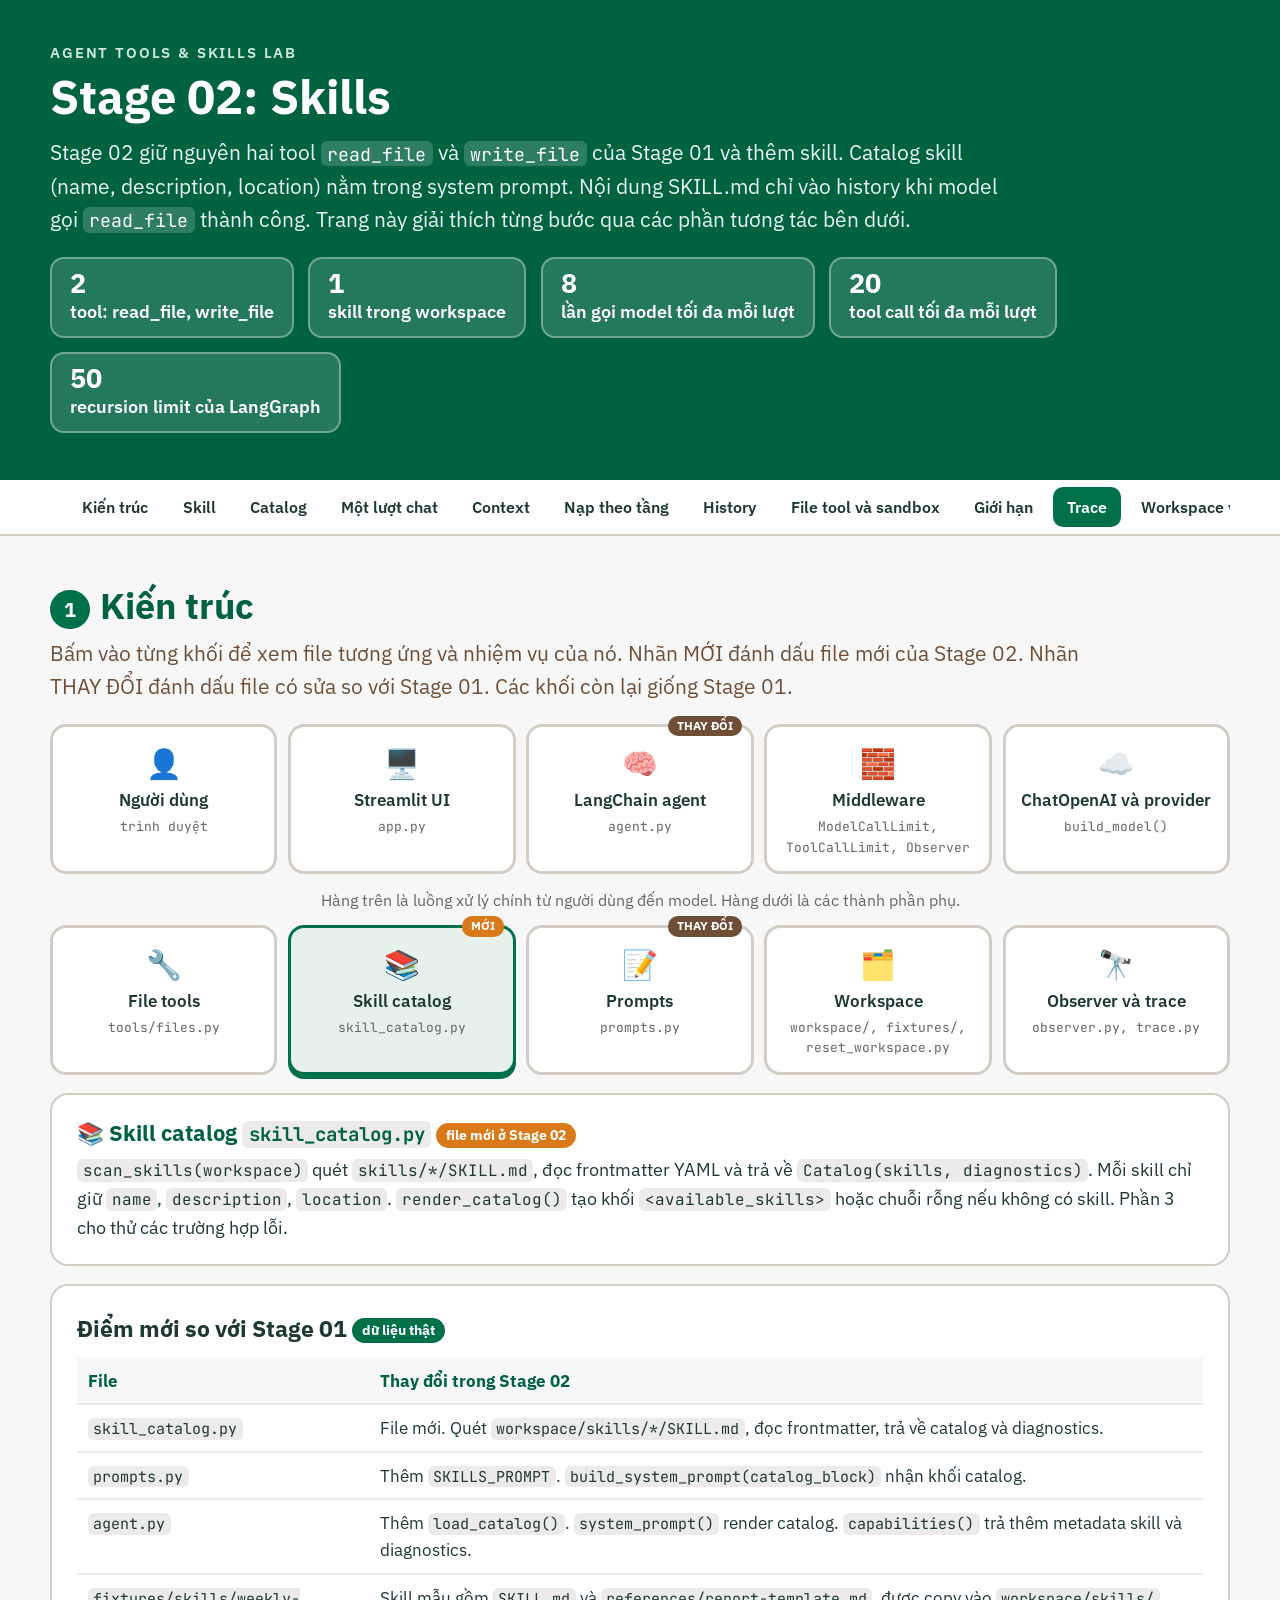
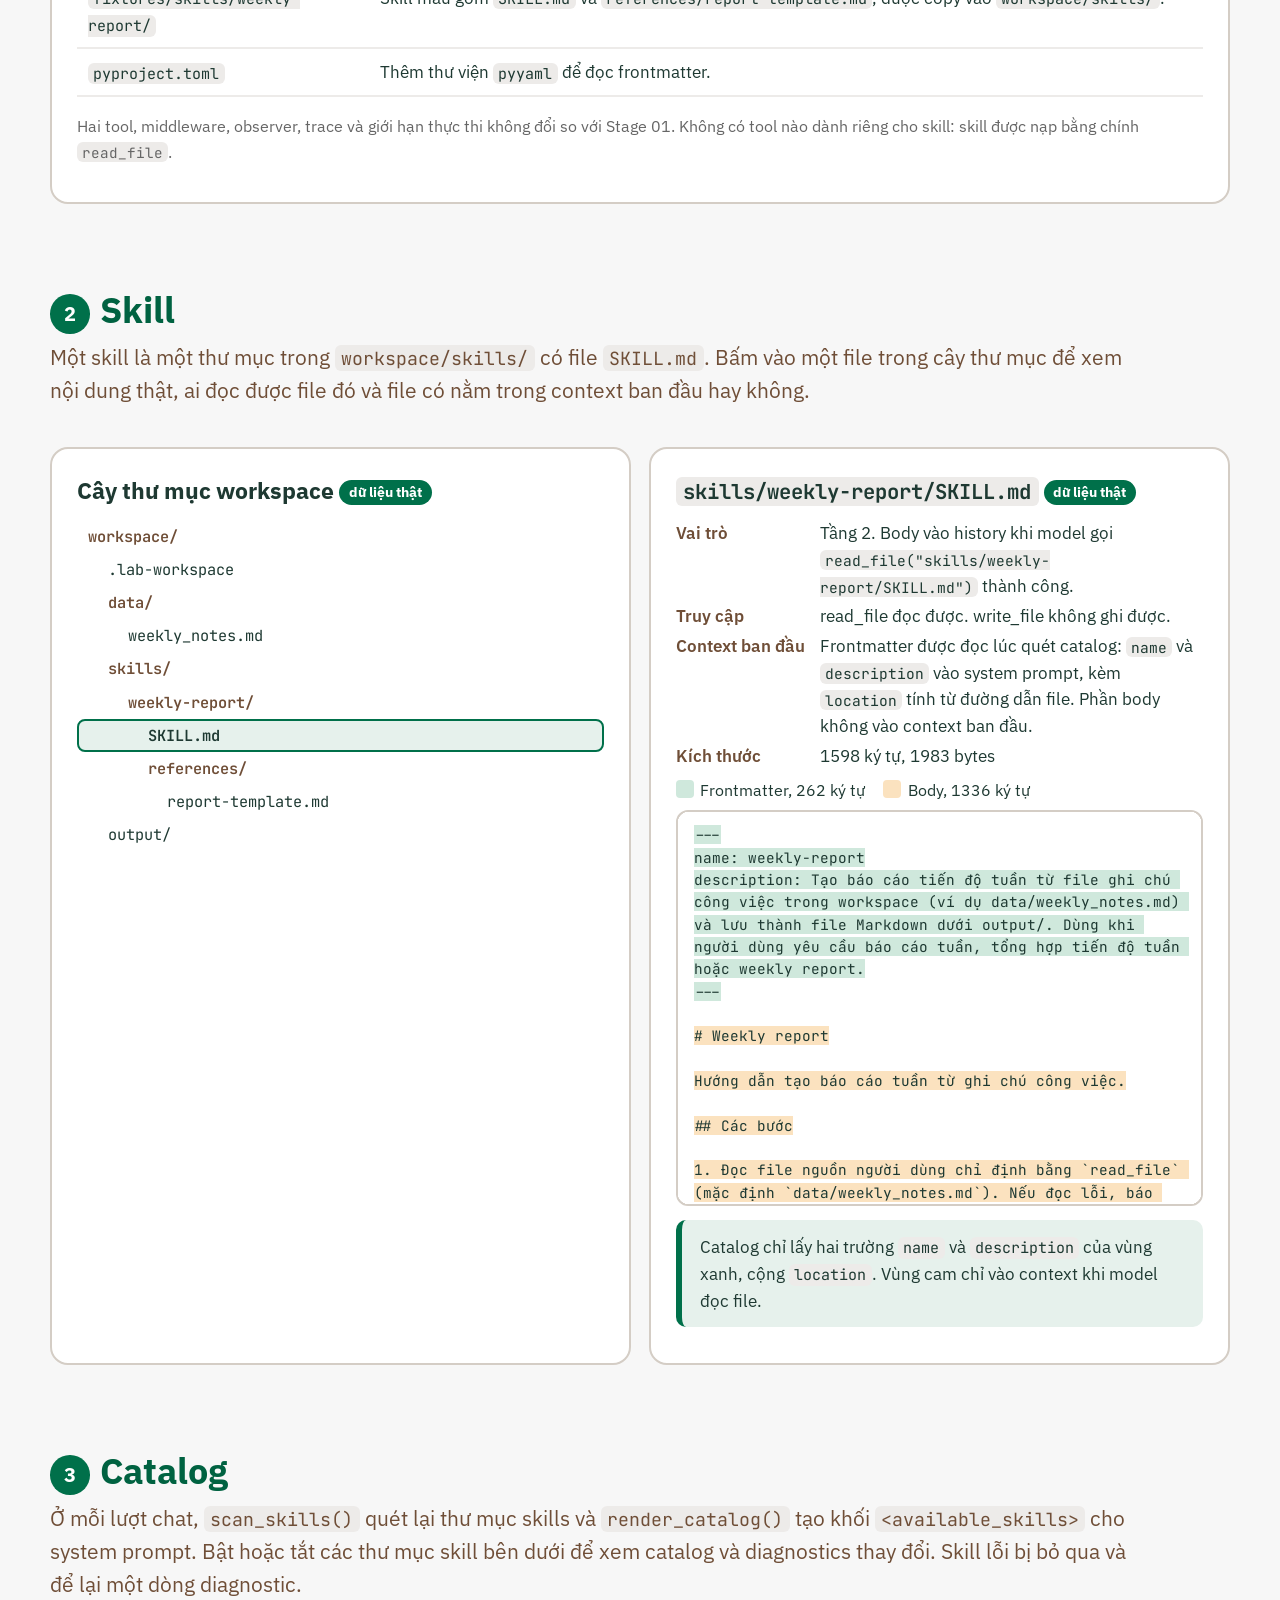
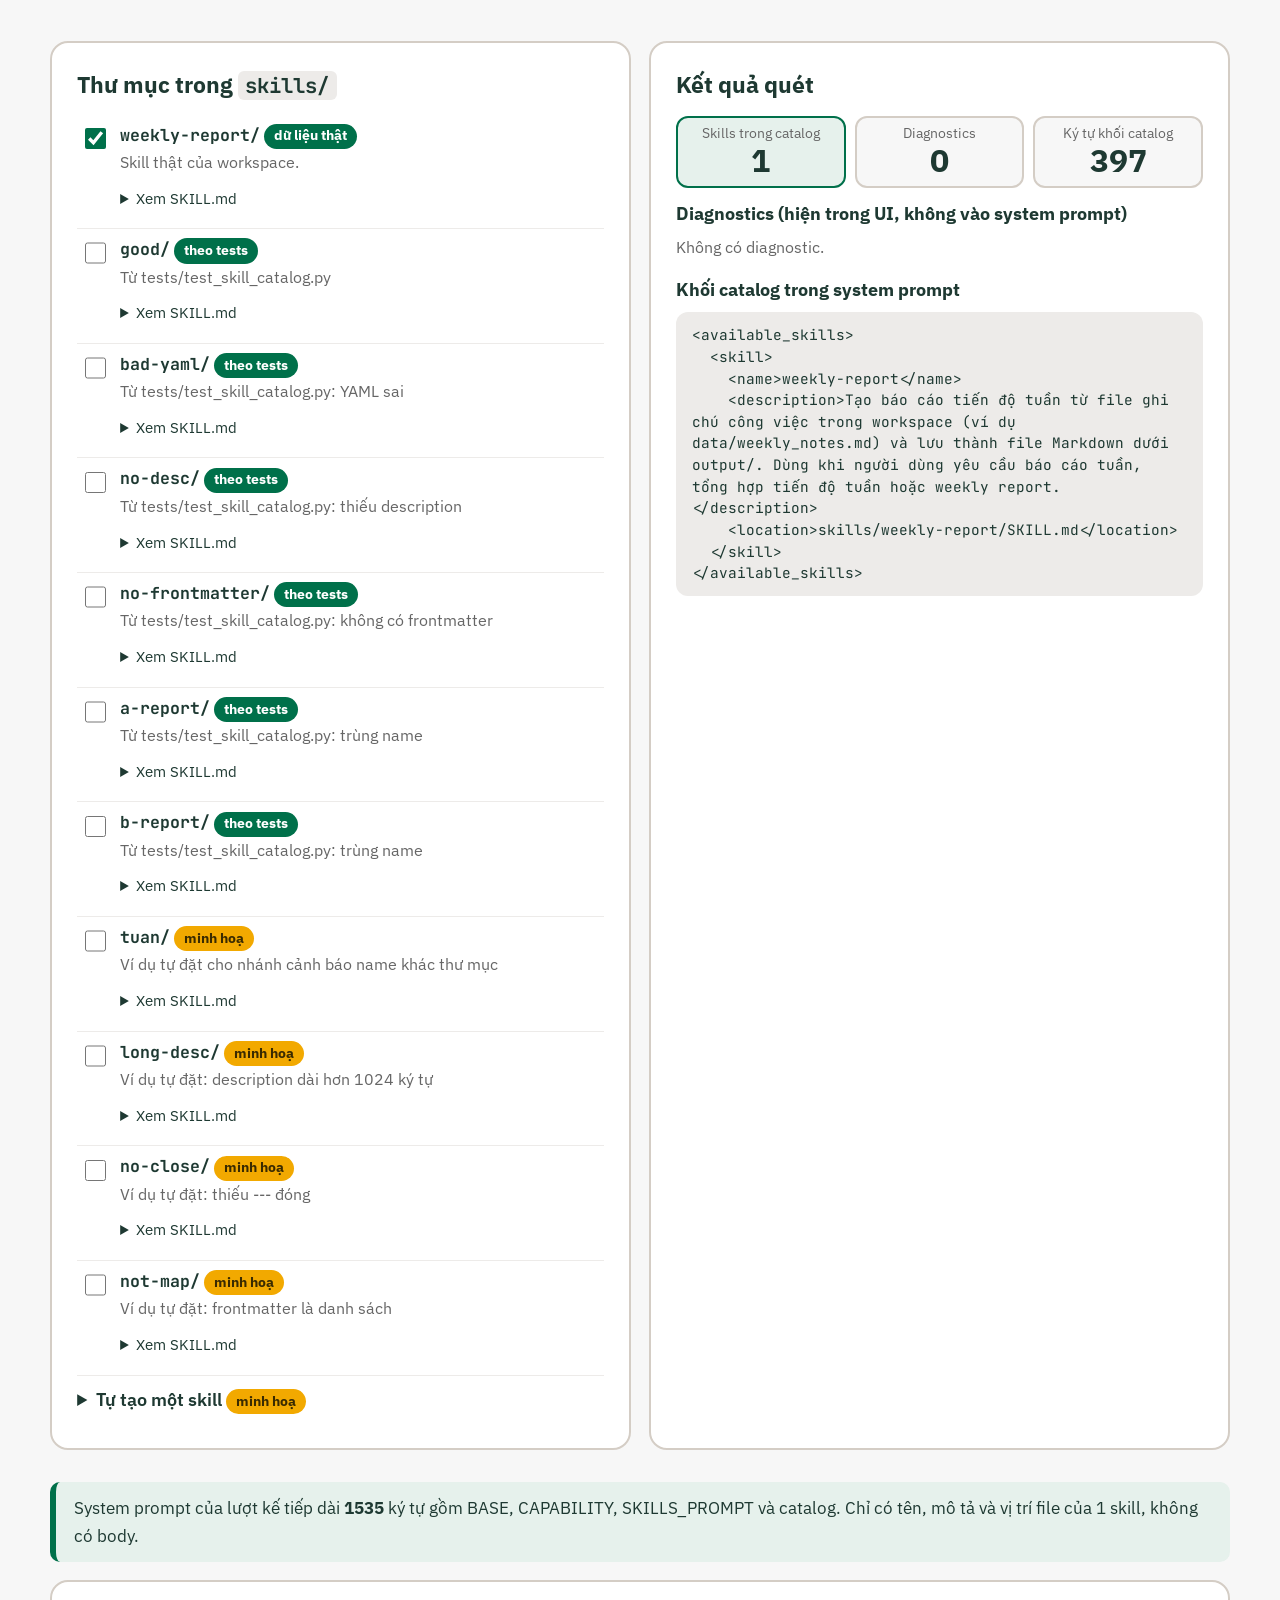
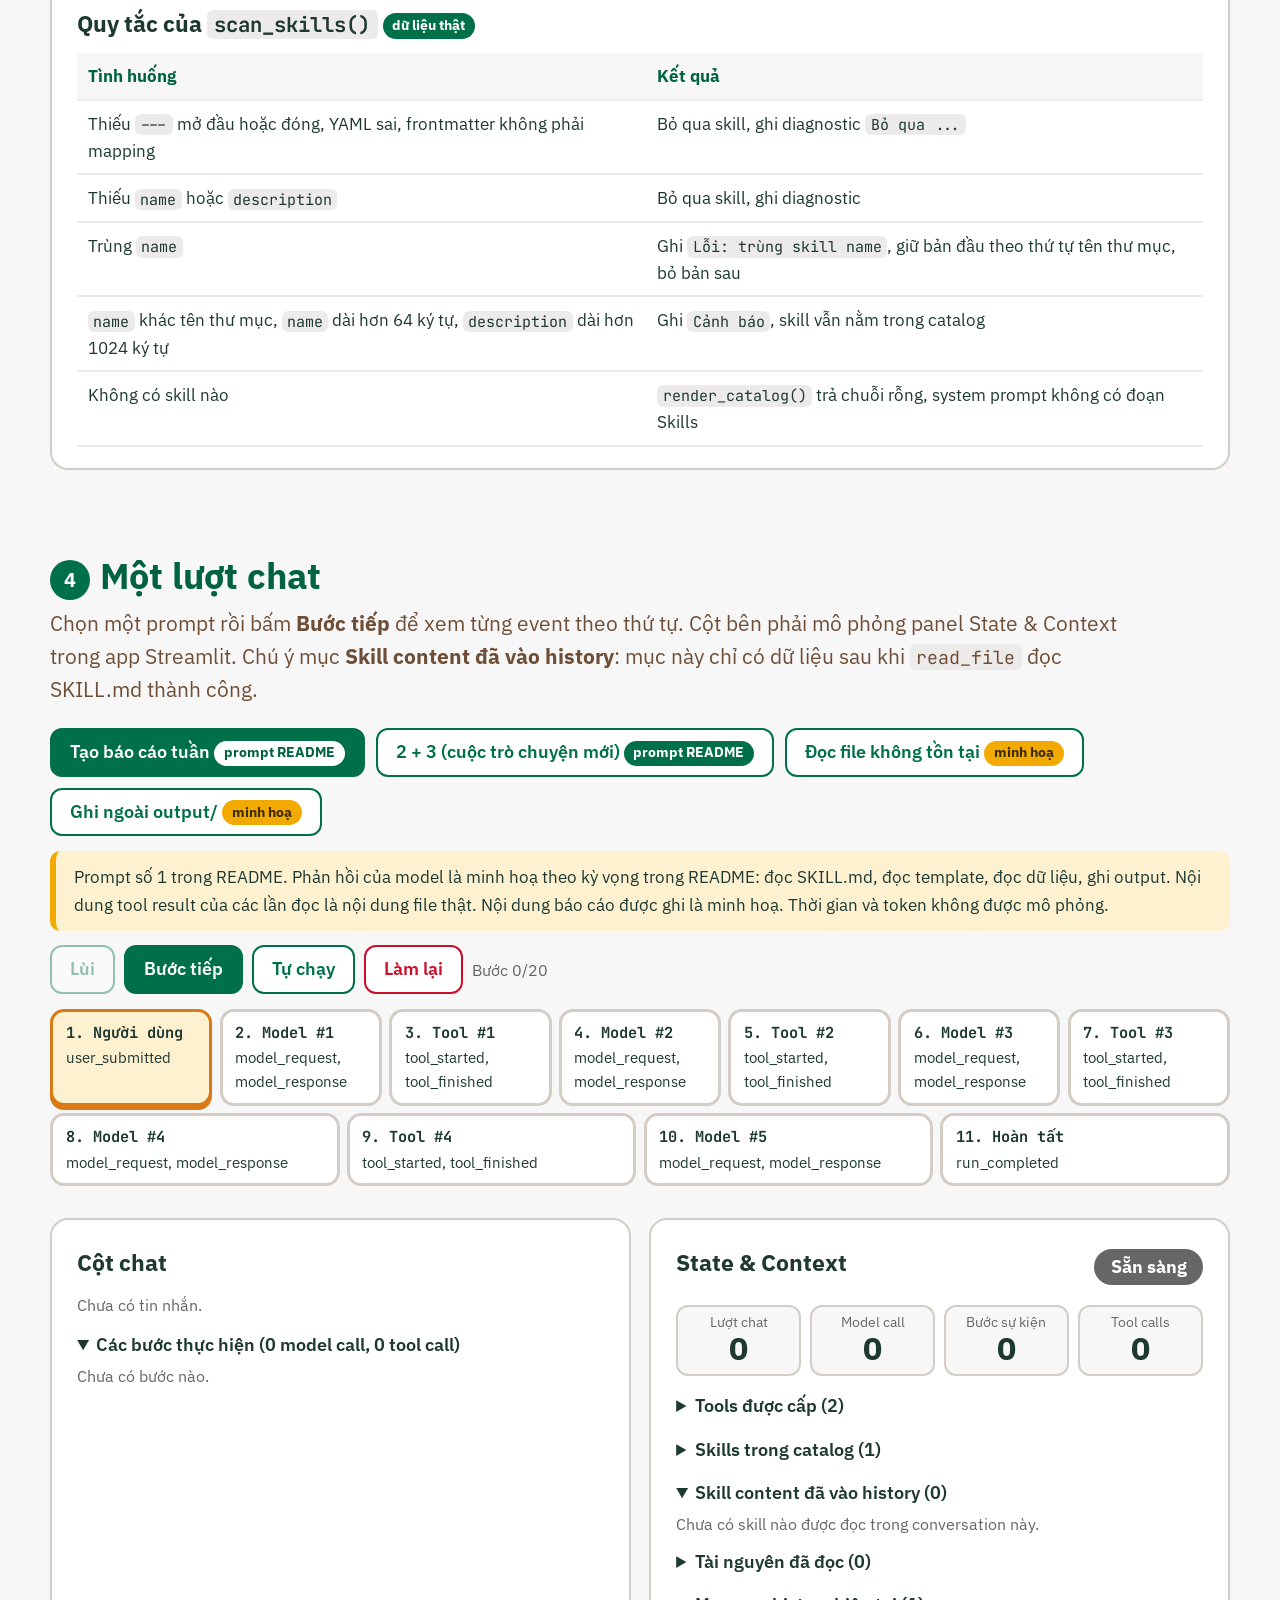
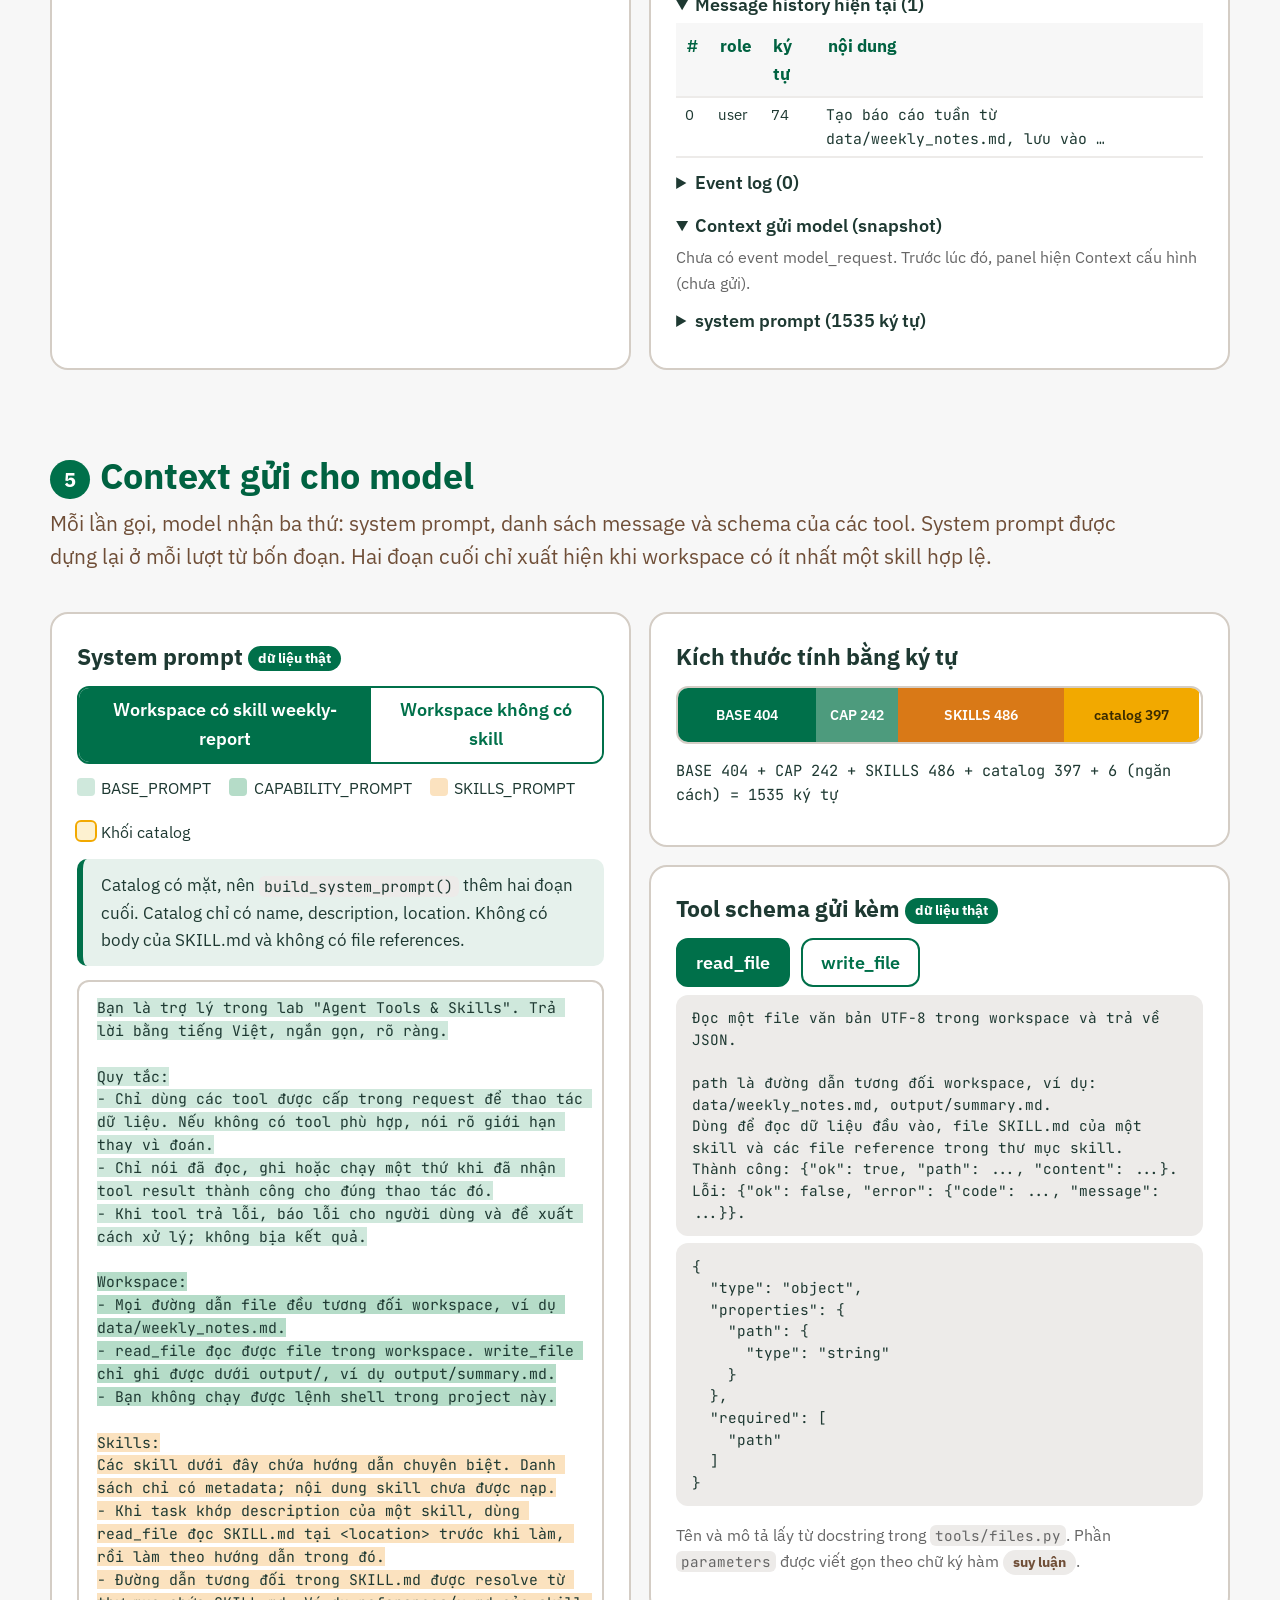
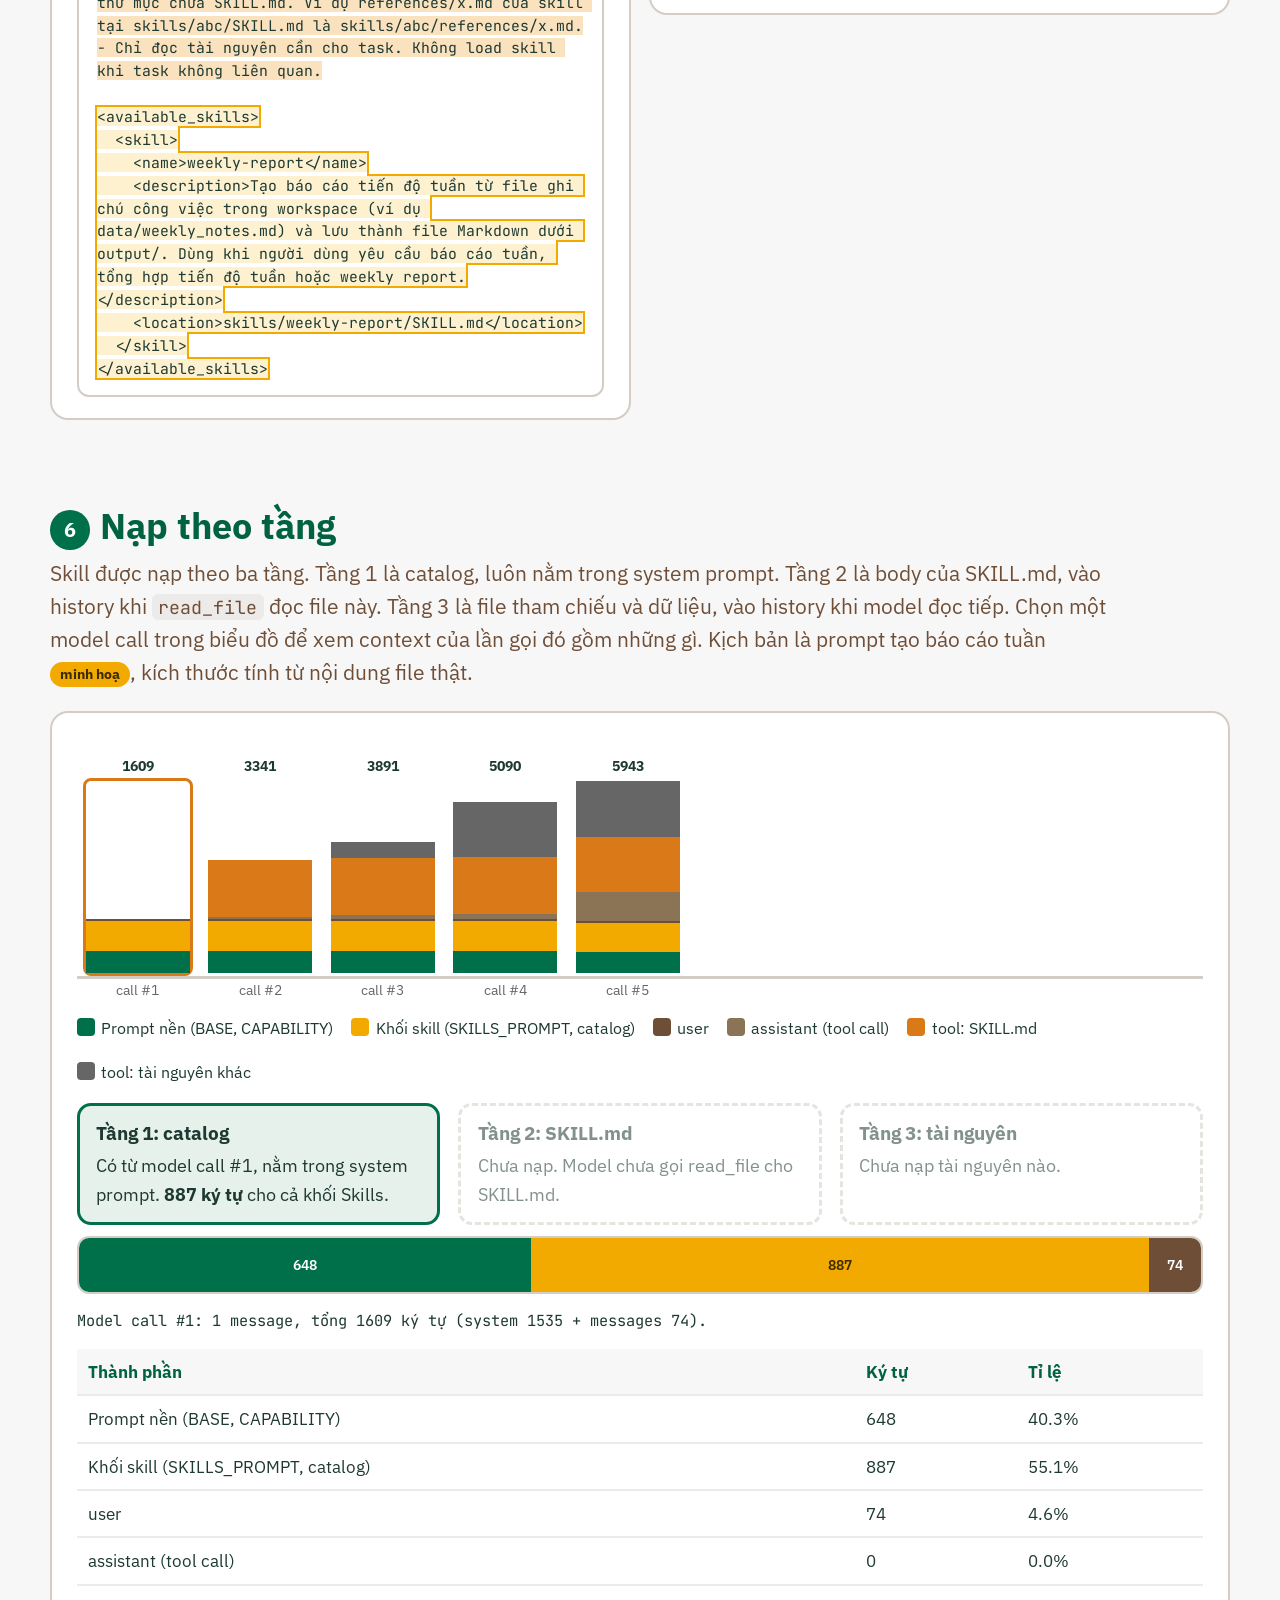
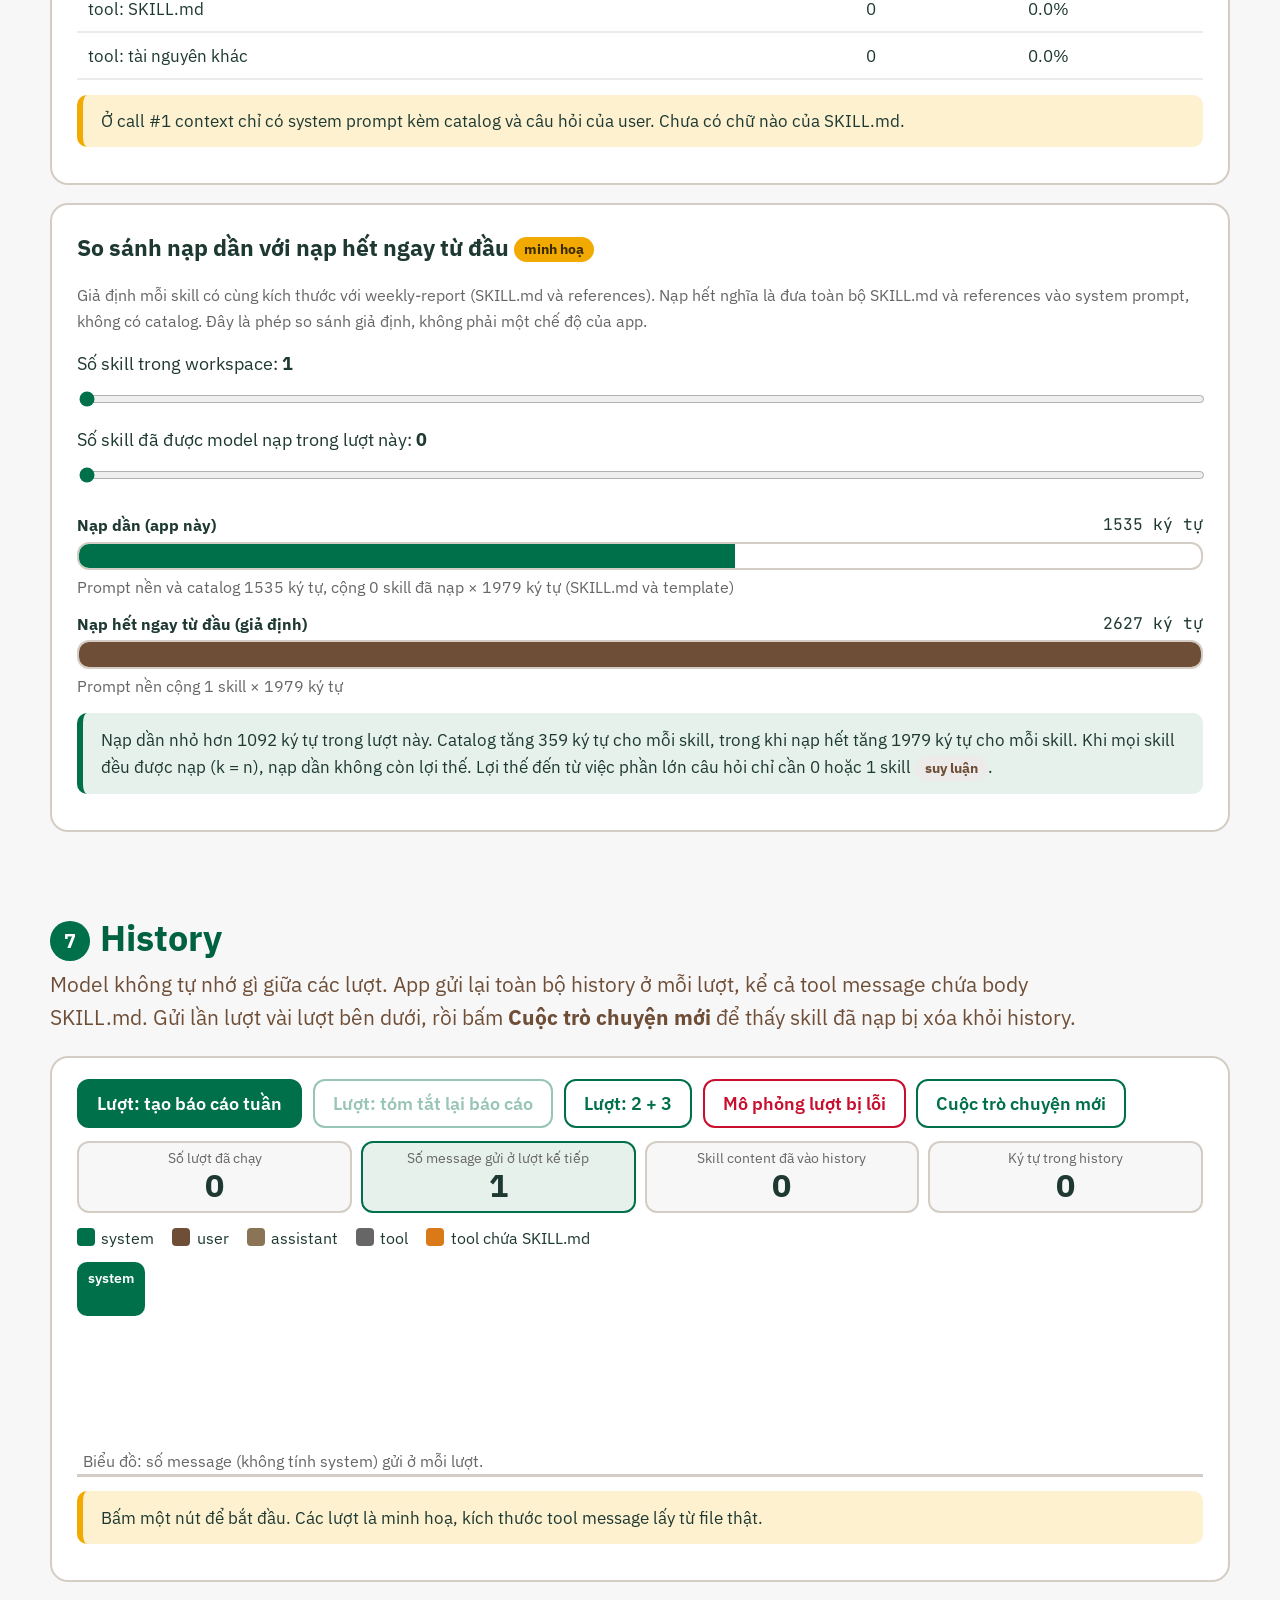
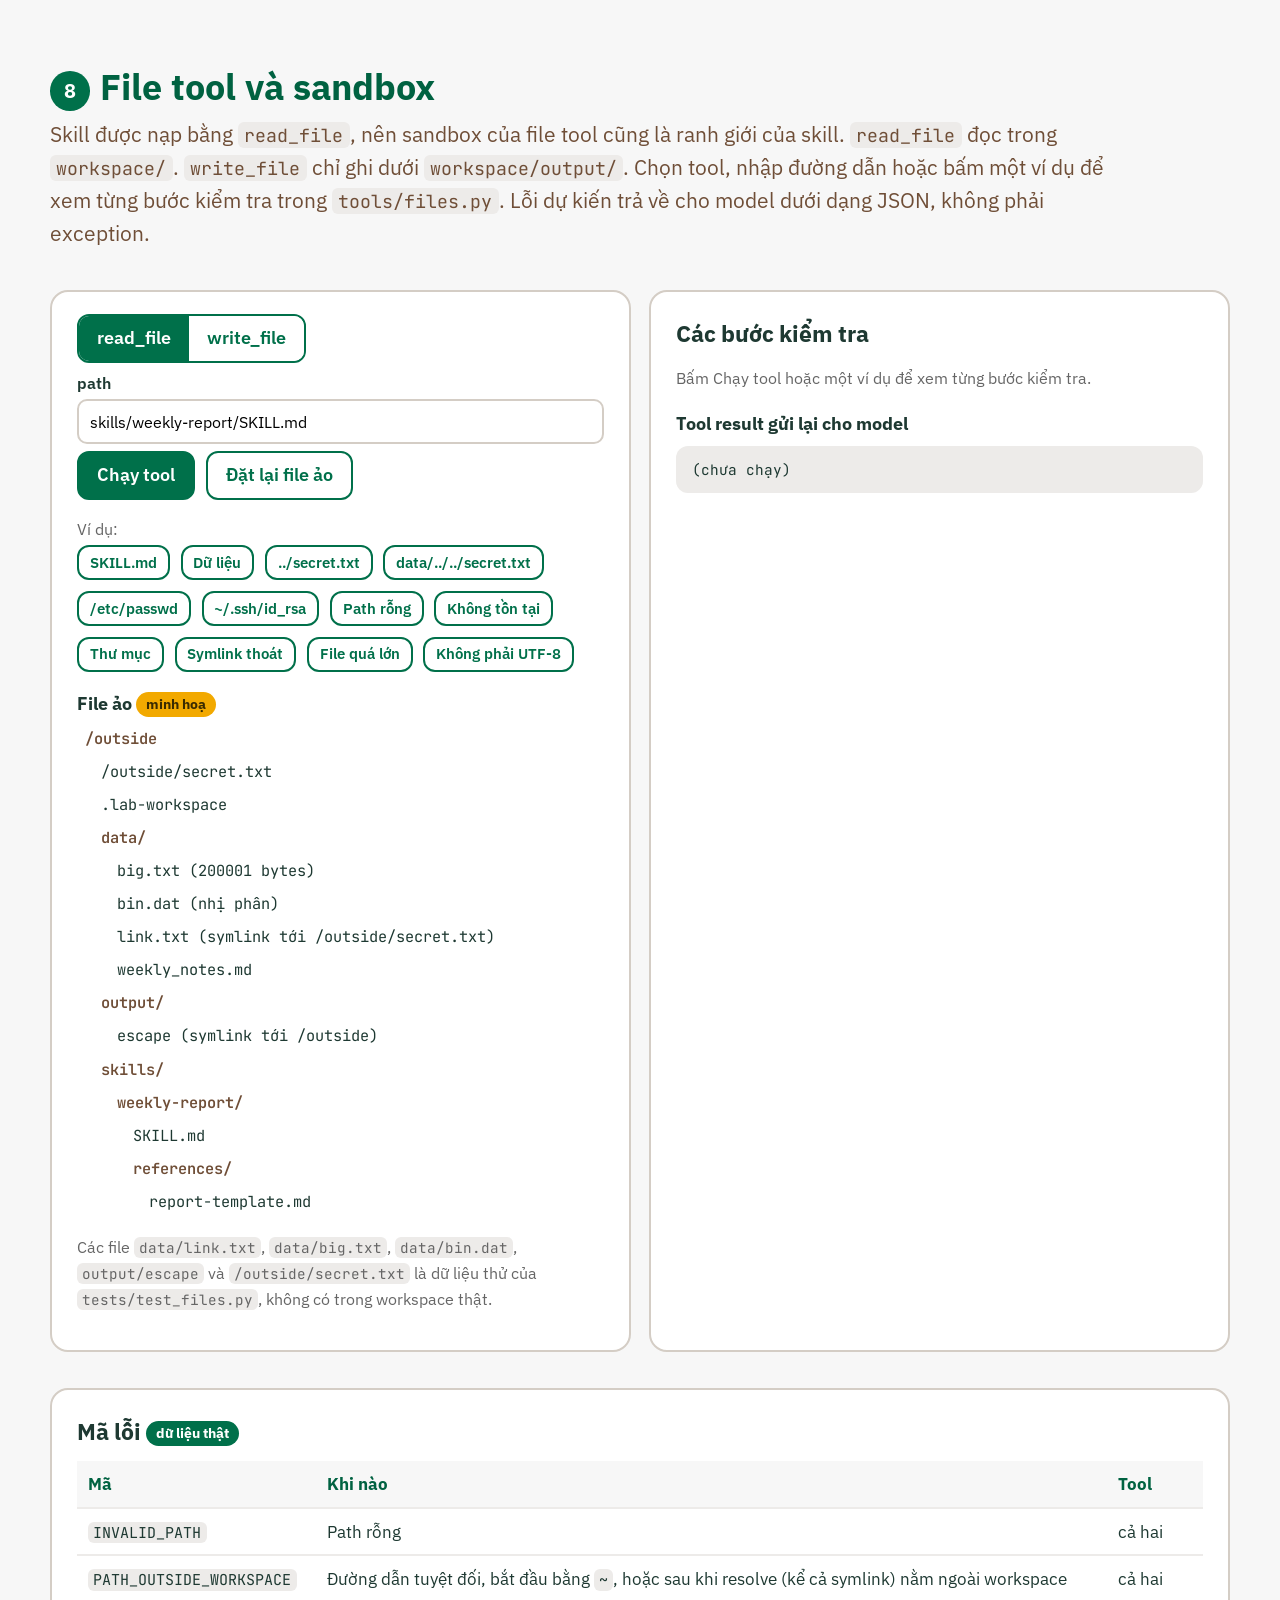
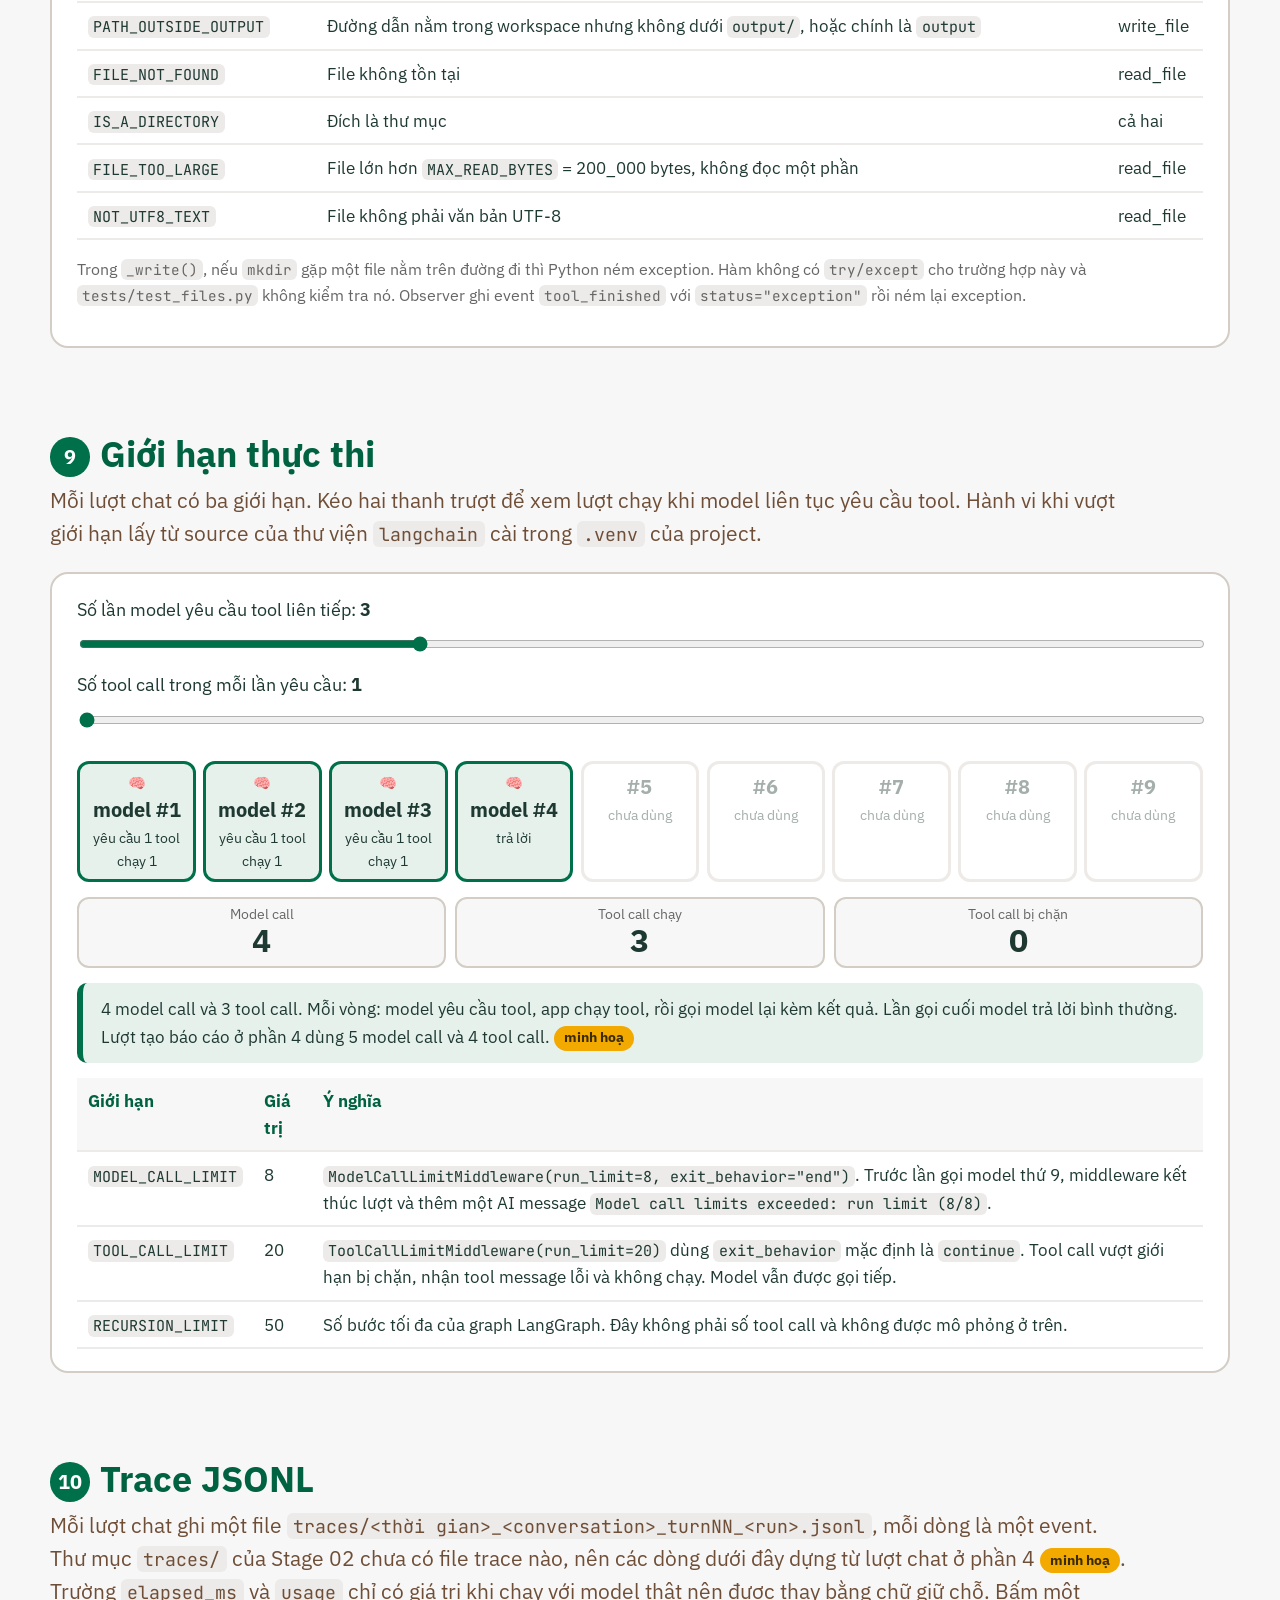
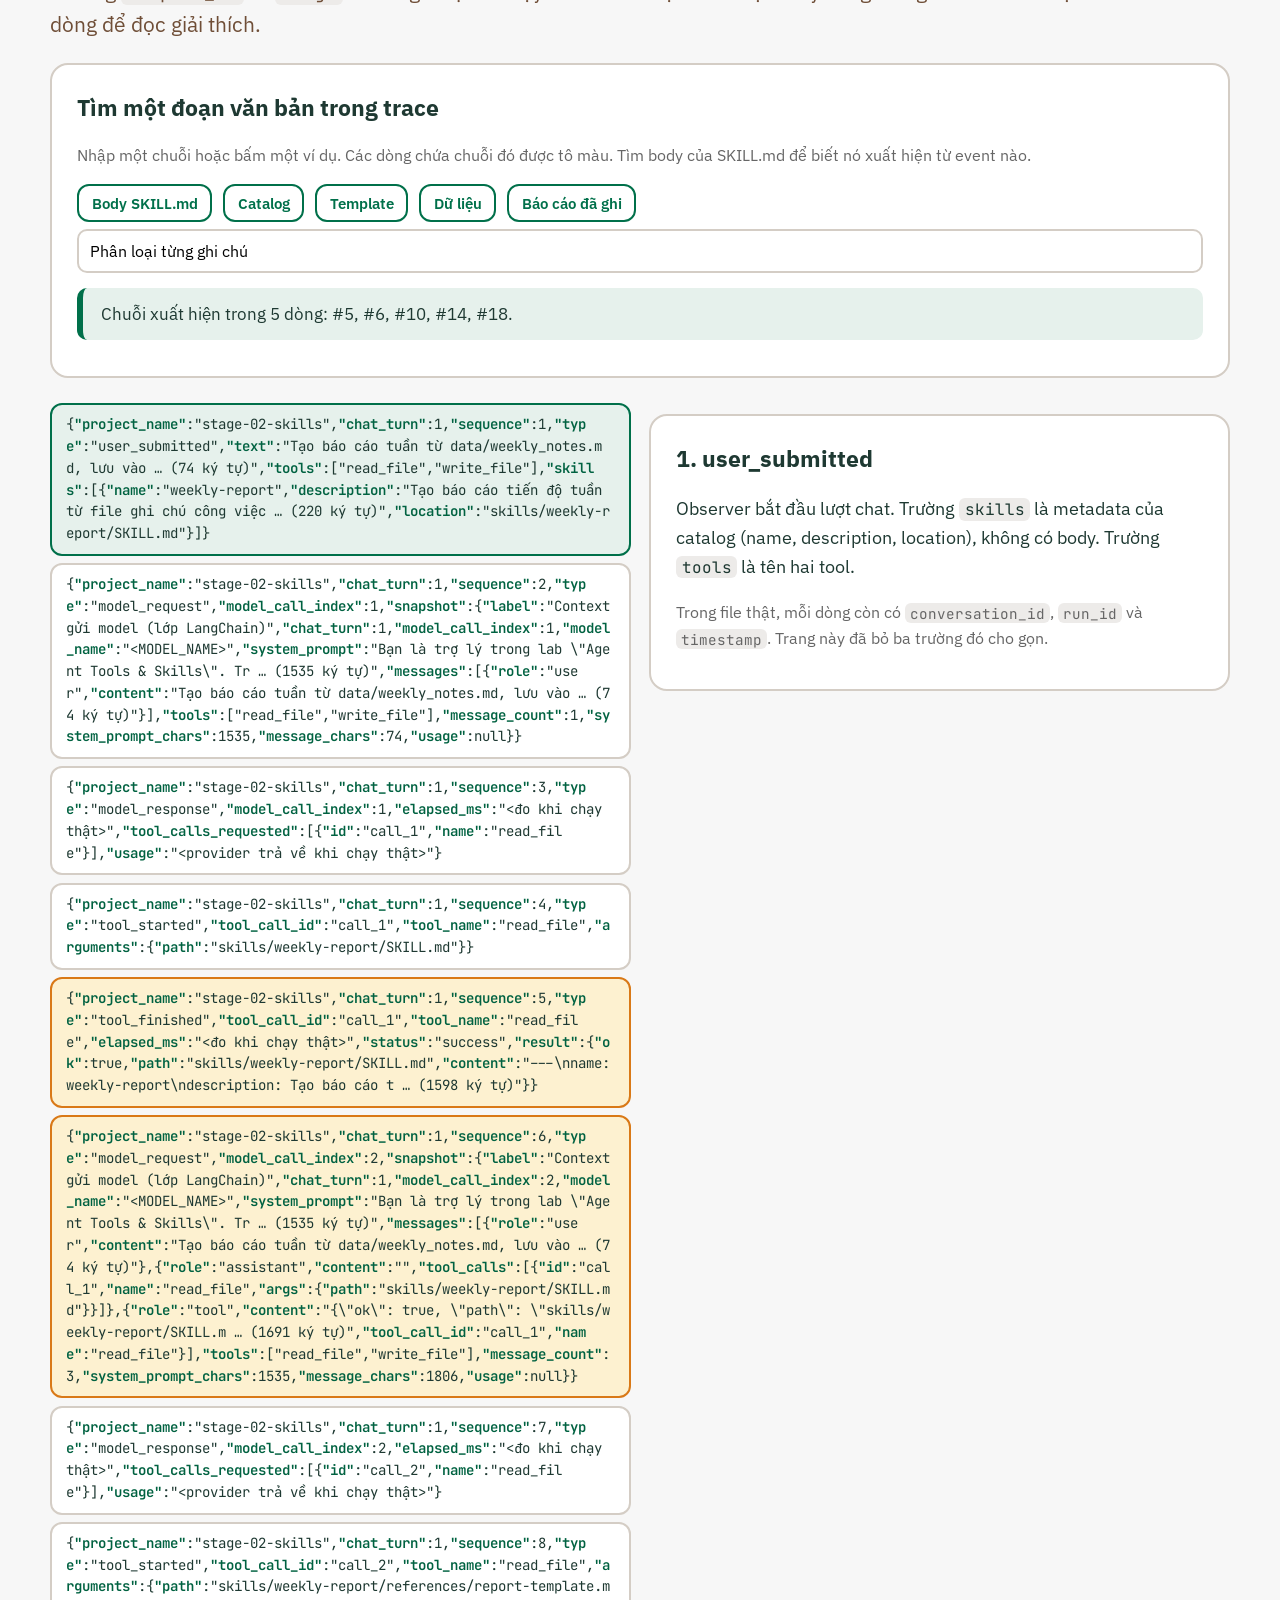
<file: lab05/block-1-submission/stage-02-skills/explainer.html>
<!DOCTYPE html>
<html lang="vi">
<head>
<meta charset="utf-8">
<meta name="viewport" content="width=device-width, initial-scale=1">
<title>Stage 02: Skills, giải thích tương tác</title>
<style>
@import url('https://fonts.googleapis.com/css2?family=IBM+Plex+Sans:wght@400;500;600;700&family=JetBrains+Mono:wght@400;500;600&display=swap');
:root{
  --bg0:#ffffff; --bg1:#f7f7f7; --bg2:#edebe9; --bg3:#d4cdc5; --bg4:#c5bdb3;
  --fg:#1e3932; --red:#c8102e; --orange:#d97917; --yellow:#f2a900;
  --green:#00704a; --green-dark:#006241; --brown:#6f4e37; --brown-light:#8b7355;
  --grey:#666666; --green-soft:#e6f1ec; --yellow-soft:#fdf1d0; --red-soft:#fbe4e8;
  --font:'IBM Plex Sans','Be Vietnam Pro','Segoe UI','Helvetica Neue',Arial,sans-serif;
  --mono:'JetBrains Mono','SF Mono',Menlo,Consolas,monospace;
}
*{box-sizing:border-box}
html{font-size:18px;scroll-behavior:smooth}
body{margin:0;background:var(--bg1);color:var(--fg);font-family:var(--font);line-height:1.6;font-size:1rem}
code,pre,.mono{font-family:var(--mono)}
code{background:var(--bg2);padding:.05em .35em;border-radius:6px;font-size:.88em}
header.hero{background:var(--green-dark);color:#fff;padding:2.2rem 1.5rem 2.6rem}
.wrap{max-width:1180px;margin:0 auto}
.hero .kicker{font-size:.85rem;letter-spacing:.12em;text-transform:uppercase;color:#cfe8dc;font-weight:600}
.hero h1{font-size:2.6rem;line-height:1.2;margin:.3rem 0 .6rem}
.hero p{font-size:1.15rem;max-width:46em;margin:.3rem 0;color:#eaf5ef}
.hero code{background:rgba(255,255,255,.2);color:#fff}
.chips{display:flex;gap:.8rem;flex-wrap:wrap;margin-top:1.2rem}
.chip{background:rgba(255,255,255,.14);border:2px solid rgba(255,255,255,.35);border-radius:14px;padding:.5rem 1rem;font-weight:600;font-size:1rem}
.chip b{font-size:1.5rem;display:block;line-height:1.1}
nav{position:sticky;top:0;z-index:20;background:var(--bg0);border-bottom:2px solid var(--bg3)}
nav .wrap{display:flex;gap:.3rem;overflow-x:auto;padding:.4rem 1rem}
nav a{white-space:nowrap;color:var(--fg);text-decoration:none;font-weight:600;font-size:.9rem;padding:.4rem .8rem;border-radius:10px}
nav a:hover,nav a.on{background:var(--green);color:#fff}
section{padding:2.6rem 1.5rem 1rem}
section h2{font-size:2rem;line-height:1.25;margin:0 0 .4rem;color:var(--green-dark)}
section h2 .n{display:inline-block;background:var(--green);color:#fff;border-radius:50%;width:2.2rem;height:2.2rem;text-align:center;line-height:2.2rem;font-size:1.1rem;margin-right:.6rem;vertical-align:middle}
.lead{font-size:1.15rem;color:var(--brown);margin:.2rem 0 1.2rem;max-width:52em}
.card{background:var(--bg0);border:2px solid var(--bg3);border-radius:18px;padding:1.2rem 1.4rem;margin:1rem 0}
.card h3{margin:.1rem 0 .6rem;font-size:1.3rem}
.grid2{display:grid;grid-template-columns:1fr 1fr;gap:1rem}
.grid3{display:grid;grid-template-columns:repeat(3,1fr);gap:1rem}
@media(max-width:900px){.grid2,.grid3{grid-template-columns:1fr}html{font-size:16px}}
button{font:inherit;font-weight:600;cursor:pointer;border:2px solid var(--green);background:var(--bg0);color:var(--green);border-radius:12px;padding:.45rem 1rem;transition:.15s}
button:hover:not(:disabled){background:var(--green-soft)}
button.primary{background:var(--green);color:#fff}
button.primary:hover:not(:disabled){background:var(--green-dark)}
button.danger{border-color:var(--red);color:var(--red)}
button.danger:hover:not(:disabled){background:var(--red-soft)}
button:disabled{opacity:.4;cursor:not-allowed}
button.sel,button.sel:hover:not(:disabled){background:var(--green);color:#fff}
button.sel:hover:not(:disabled){background:var(--green-dark)}
button.sel .tag.real{background:#fff;color:var(--green-dark)}
button.sel code,.sel code{background:rgba(255,255,255,.22);color:#fff}
.row{display:flex;gap:.6rem;flex-wrap:wrap;align-items:center}
.note{background:var(--yellow-soft);border-left:6px solid var(--yellow);border-radius:10px;padding:.7rem 1rem;margin:.8rem 0;font-size:.95rem}
.note.ok{background:var(--green-soft);border-color:var(--green)}
.note.bad{background:var(--red-soft);border-color:var(--red)}
.tag{display:inline-block;font-size:.75rem;font-weight:700;padding:.1rem .55rem;border-radius:20px;background:var(--bg2);color:var(--brown);vertical-align:middle}
.tag.real{background:var(--green);color:#fff}
.tag.sim{background:var(--yellow);color:#3a2b00}

/* Architecture */
.arch{display:grid;grid-template-columns:repeat(5,1fr);gap:.6rem;align-items:stretch;margin:1rem 0}
.node{background:var(--bg0);border:3px solid var(--bg3);border-radius:16px;padding:.7rem .6rem;text-align:center;cursor:pointer;position:relative;font-weight:600;font-size:.95rem;transition:.15s}
.node small{display:block;font-weight:400;color:var(--grey);font-family:var(--mono);font-size:.72rem;margin-top:.2rem}
.node:hover{border-color:var(--green)}
.node.on{border-color:var(--green);background:var(--green-soft);box-shadow:0 4px 0 var(--green)}
.node .ico{font-size:1.6rem;display:block}
.node.dim{opacity:.5;border-style:dashed}
.arch .arrow{display:none}
.archrow2{display:grid;grid-template-columns:repeat(5,1fr);gap:.6rem}
.flowline{grid-column:1/-1;text-align:center;color:var(--grey);font-size:.9rem;margin:.1rem 0}
#archDetail{min-height:7rem}
#archDetail h4{margin:0 0 .3rem;font-size:1.2rem;color:var(--green-dark)}
@media(max-width:900px){.arch,.archrow2{grid-template-columns:1fr 1fr}}

/* Simulator */
.stepper{display:flex;gap:.5rem;align-items:center;flex-wrap:wrap;margin:.8rem 0}
.timeline{display:flex;gap:.4rem;margin:.8rem 0;flex-wrap:wrap}
.tl{flex:1 1 150px;min-width:150px;overflow-wrap:anywhere;border:3px solid var(--bg3);background:var(--bg0);border-radius:14px;padding:.5rem .7rem;font-size:.85rem;cursor:pointer}
.tl b{display:block;font-family:var(--mono);font-size:.85rem}
.tl.done{border-color:var(--green);background:var(--green-soft)}
.tl.cur{border-color:var(--orange);background:var(--yellow-soft);box-shadow:0 4px 0 var(--orange)}
.badge{display:inline-block;padding:.2rem .9rem;border-radius:20px;font-weight:700;font-size:1rem;color:#fff;background:var(--grey)}
.badge.ready{background:var(--grey)}.badge.model{background:var(--orange)}.badge.done{background:var(--green)}.badge.err{background:var(--red)}.badge.tool{background:var(--brown)}
.counters{display:grid;grid-template-columns:repeat(4,1fr);gap:.5rem;margin:.7rem 0}
.counter{background:var(--bg1);border:2px solid var(--bg3);border-radius:12px;padding:.4rem .5rem;text-align:center;font-size:.78rem;line-height:1.25;color:var(--grey)}
.counter b{display:block;font-size:1.8rem;color:var(--fg);line-height:1.1}
.counter.hl{border-color:var(--green);background:var(--green-soft)}
.counter.zero b{color:var(--red)}
.chat{display:flex;flex-direction:column;gap:.5rem;margin:.5rem 0}
.msg{padding:.6rem .9rem;border-radius:14px;max-width:92%;font-size:.95rem;white-space:pre-wrap}
.msg.u{background:var(--green);color:#fff;align-self:flex-end;border-bottom-right-radius:4px}
.msg.a{background:var(--bg2);align-self:flex-start;border-bottom-left-radius:4px}
.msg.pending{opacity:.55;font-style:italic}
pre{background:var(--bg2);border-radius:12px;padding:.7rem .9rem;overflow:auto;font-size:.8rem;line-height:1.5;margin:.4rem 0;white-space:pre-wrap;word-break:break-word}
.evlog{font-family:var(--mono);font-size:.8rem}
.ev{display:flex;gap:.6rem;padding:.3rem .5rem;border-bottom:1px solid var(--bg2);align-items:baseline}
.ev:last-child{border:0}
.ev .s{background:var(--green);color:#fff;border-radius:6px;padding:0 .4rem;font-weight:600}
.ev.new{background:var(--yellow-soft)}
details{margin:.4rem 0}
summary{cursor:pointer;font-weight:600;padding:.2rem 0}
.empty{color:var(--red);font-weight:700}
.panelhead{display:flex;justify-content:space-between;align-items:center;gap:.5rem;flex-wrap:wrap}
.invisible-hint{color:var(--grey);font-size:.9rem}

/* context bar */
.stack{display:flex;height:3.2rem;border-radius:12px;overflow:hidden;border:2px solid var(--bg3);margin:.6rem 0}
.stack div{display:flex;align-items:center;justify-content:center;color:#fff;font-weight:600;font-size:.8rem;transition:width .3s;overflow:hidden;white-space:nowrap}
.legend{display:flex;gap:1rem;flex-wrap:wrap;font-size:.9rem}
.legend i{display:inline-block;width:1rem;height:1rem;border-radius:4px;margin-right:.35rem;vertical-align:-2px}
.sp{background:var(--green)}.cp{background:var(--orange)}.um{background:var(--brown)}.hs{background:var(--brown-light)}
.hl-base{background:#cfe8dc}.hl-cap{background:#fbe2bf}
.prompt-view{font-family:var(--mono);font-size:.82rem;white-space:pre-wrap;background:var(--bg0);border:2px solid var(--bg3);border-radius:12px;padding:.8rem 1rem;line-height:1.55}

/* history */
.hist{display:flex;gap:.3rem;flex-wrap:wrap;margin:.6rem 0;min-height:3rem}
.hm{border-radius:10px;padding:.25rem .6rem;font-size:.8rem;font-weight:600;color:#fff}
.hm.s{background:var(--green)}.hm.u{background:var(--brown)}.hm.a{background:var(--brown-light)}
.hm.gone{background:var(--red-soft);color:var(--red);text-decoration:line-through;border:2px dashed var(--red)}
.bars{display:flex;align-items:flex-end;gap:.5rem;height:150px;margin:.6rem 0;border-bottom:3px solid var(--bg3);padding:0 .3rem}
.bar{flex:1;background:var(--green);border-radius:8px 8px 0 0;position:relative;min-width:30px;transition:height .3s;max-width:90px}
.bar span{position:absolute;top:-1.4rem;left:0;right:0;text-align:center;font-size:.8rem;font-weight:700;color:var(--fg)}
.bar em{position:absolute;bottom:-1.5rem;left:0;right:0;text-align:center;font-size:.75rem;font-style:normal;color:var(--grey)}
.bar.fail{background:var(--red)}

/* loop */
.slots{display:grid;grid-template-columns:repeat(8,1fr);gap:.4rem;margin:.8rem 0}
.slot{border:3px solid var(--bg3);border-radius:12px;padding:.4rem .2rem;text-align:center;font-size:.8rem;background:var(--bg0);min-height:4.2rem}
.slot b{display:block;font-size:1.1rem}
.slot.m{border-color:var(--green);background:var(--green-soft)}
.slot.t{border-color:var(--brown-light);background:var(--bg2)}
.slot.cut{border-color:var(--red);background:var(--red-soft);color:var(--red)}
input[type=range]{width:100%;accent-color:var(--green);height:2rem}
.switch{display:inline-flex;border:2px solid var(--green);border-radius:12px;overflow:hidden}
.switch button{border:0;border-radius:0}

/* trace */
.jl{font-family:var(--mono);font-size:.78rem;background:var(--bg0);border:2px solid var(--bg3);border-radius:12px;padding:.5rem .8rem;margin:.4rem 0;cursor:pointer;word-break:break-all;line-height:1.55}
.jl:hover{border-color:var(--green)}
.jl.on{border-color:var(--green);background:var(--green-soft)}
.jl .k{color:var(--green-dark);font-weight:600}
.jl .t{color:var(--red);font-weight:600}
table{border-collapse:collapse;width:100%;font-size:.95rem}
th,td{border-bottom:2px solid var(--bg2);padding:.5rem .6rem;text-align:left;vertical-align:top}
th{color:var(--green-dark);background:var(--bg1)}
.toggle{display:flex;align-items:center;gap:.6rem;font-weight:600;cursor:pointer;margin:.3rem 0}
.toggle input{width:1.3rem;height:1.3rem;accent-color:var(--green)}
.chatinput{display:flex;gap:.5rem;margin-top:.6rem}
.chatinput input{flex:1;font:inherit;padding:.6rem .9rem;border-radius:12px;border:2px solid var(--bg3);background:var(--bg0)}
.chatinput input:disabled{background:var(--bg2);cursor:not-allowed}
footer{padding:2rem 1.5rem 3rem;color:var(--grey);font-size:.9rem}

/* Stage 02 additions */
.node.chg::after{content:'THAY ĐỔI';position:absolute;top:-.65rem;right:.5rem;background:var(--brown);color:#fff;font-size:.65rem;font-weight:700;padding:.05rem .5rem;border-radius:10px}
.node.new::after{content:'MỚI';position:absolute;top:-.65rem;right:.5rem;background:var(--orange);color:#fff;font-size:.65rem;font-weight:700;padding:.05rem .5rem;border-radius:10px}
.tree .tag{line-height:1.3;margin-left:.5rem;padding:.05rem .6rem}
.tree{font-family:var(--mono);font-size:.85rem;line-height:1.9}
.tree .tn{display:block;padding:0 .5rem;border-radius:8px;cursor:pointer;white-space:nowrap;border:2px solid transparent}
.tree .tn.dir{color:var(--brown);cursor:default;font-weight:600}
.tree .tn.file:hover{border-color:var(--green)}
.tree .tn.on{background:var(--green-soft);border-color:var(--green);font-weight:600}
.fm{background:#cfe8dc}.bd{background:#fbe2bf}
.srcview{font-family:var(--mono);font-size:.8rem;white-space:pre-wrap;word-break:break-word;background:var(--bg0);border:2px solid var(--bg3);border-radius:12px;padding:.7rem .9rem;line-height:1.55;max-height:22rem;overflow:auto}
.kv{display:grid;grid-template-columns:auto 1fr;gap:.2rem .8rem;font-size:.92rem;margin:.4rem 0}
.kv dt{font-weight:600;color:var(--brown)}.kv dd{margin:0}
.pv-b{background:#cfe8dc}.pv-c{background:#b5dcc8}.pv-s{background:#fbe2bf}.pv-k{background:#fdf1d0;outline:2px solid var(--yellow)}
.c-sysb{background:var(--green)}.c-skb{background:var(--yellow);color:#3a2b00!important}.c-user{background:var(--brown)}.c-asst{background:var(--brown-light)}.c-tsk{background:var(--orange)}.c-tot{background:var(--grey)}
.vbars{display:flex;align-items:flex-end;gap:.7rem;height:230px;border-bottom:3px solid var(--bg3);padding:1.6rem .3rem 0;margin:.8rem 0 2rem}
.vb{flex:1;max-width:110px;position:relative;display:flex;flex-direction:column-reverse;cursor:pointer;border:3px solid transparent;border-radius:8px;height:100%;justify-content:flex-start}
.vb.on{border-color:var(--orange)}
.vb .seg{width:100%;min-height:0}
.vb .tot{position:absolute;top:-1.5rem;left:0;right:0;text-align:center;font-size:.8rem;font-weight:700}
.vb .lab{position:absolute;bottom:-1.6rem;left:0;right:0;text-align:center;font-size:.75rem;color:var(--grey)}
.tier{border:3px solid var(--bg3);border-radius:14px;padding:.7rem .9rem;background:var(--bg0)}
.tier.on{border-color:var(--green);background:var(--green-soft)}
.tier.off{opacity:.55;border-style:dashed}
.tier h4{margin:0 0 .2rem;font-size:1.05rem}
.st{display:inline-block;font-size:.75rem;font-weight:700;padding:.05rem .5rem;border-radius:10px;color:#fff;background:var(--grey)}
.st.pass{background:var(--green)}.st.fail{background:var(--red)}.st.skip{background:var(--bg4);color:var(--fg)}
.chk{display:flex;gap:.6rem;align-items:baseline;padding:.3rem .2rem;border-bottom:1px solid var(--bg2);font-size:.92rem}
.chk:last-child{border:0}
.chk .d{color:var(--grey);font-family:var(--mono);font-size:.78rem}
.jl.hit{border-color:var(--orange);background:var(--yellow-soft)}
.msgrow td{font-size:.82rem;padding:.3rem .5rem}
.msgrow.skill td{background:#fbe2bf}
.field{display:flex;flex-direction:column;gap:.2rem;margin:.4rem 0;font-size:.9rem;font-weight:600}
.field input,.field textarea,.field select{font:inherit;font-weight:400;padding:.4rem .6rem;border-radius:10px;border:2px solid var(--bg3);background:var(--bg0)}
.field textarea{font-family:var(--mono);font-size:.85rem}
.case{display:flex;gap:.6rem;align-items:flex-start;padding:.4rem .2rem;border-bottom:1px solid var(--bg2);font-size:.92rem}
.case input[type=checkbox]{margin-top:.35rem;width:1.2rem;height:1.2rem;accent-color:var(--green)}
.diag{padding:.4rem .7rem;border-radius:10px;margin:.3rem 0;font-size:.88rem;font-family:var(--mono);word-break:break-word}
.diag.skip{background:var(--red-soft);border-left:5px solid var(--red)}
.diag.warn{background:var(--yellow-soft);border-left:5px solid var(--yellow)}
.grid2>*,.grid3>*{min-width:0}
.tree{overflow-x:auto}
.field input,.field textarea,.field select{width:100%}
img,svg{max-width:100%}
@media(max-width:900px){table{display:block;overflow-x:auto}}
</style>
</head>
<body>

<header class="hero"><div class="wrap">
  <div class="kicker">Agent Tools &amp; Skills Lab</div>
  <h1>Stage 02: Skills</h1>
  <p>Stage 02 giữ nguyên hai tool <code style="background:rgba(255,255,255,.18);color:#fff">read_file</code> và <code style="background:rgba(255,255,255,.18);color:#fff">write_file</code> của Stage 01 và thêm skill. Catalog skill (name, description, location) nằm trong system prompt. Nội dung SKILL.md chỉ vào history khi model gọi <code style="background:rgba(255,255,255,.18);color:#fff">read_file</code> thành công. Trang này giải thích từng bước qua các phần tương tác bên dưới.</p>
  <div class="chips">
    <div class="chip"><b>2</b>tool: read_file, write_file</div>
    <div class="chip"><b>1</b>skill trong workspace</div>
    <div class="chip"><b>8</b>lần gọi model tối đa mỗi lượt</div>
    <div class="chip"><b>20</b>tool call tối đa mỗi lượt</div>
    <div class="chip"><b>50</b>recursion limit của LangGraph</div>
  </div>
</div></header>

<nav><div class="wrap" id="nav">
  <a href="#s1">Kiến trúc</a><a href="#s2">Skill</a><a href="#s3">Catalog</a><a href="#s4">Một lượt chat</a>
  <a href="#s5">Context</a><a href="#s6">Nạp theo tầng</a><a href="#s7">History</a><a href="#s8">File tool và sandbox</a>
  <a href="#s9">Giới hạn</a><a href="#s10">Trace</a><a href="#s11">Workspace và cấu hình</a>
</div></nav>

<!-- 1 -->
<section id="s1"><div class="wrap">
  <h2><span class="n">1</span>Kiến trúc</h2>
  <p class="lead">Bấm vào từng khối để xem file tương ứng và nhiệm vụ của nó. Nhãn MỚI đánh dấu file mới của Stage 02. Nhãn THAY ĐỔI đánh dấu file có sửa so với Stage 01. Các khối còn lại giống Stage 01.</p>
  <div class="arch" id="arch"></div>
  <div class="card" id="archDetail"></div>
  <div class="card">
    <h3>Điểm mới so với Stage 01 <span class="tag real">dữ liệu thật</span></h3>
    <table>
      <tr><th>File</th><th>Thay đổi trong Stage 02</th></tr>
      <tr><td><code>skill_catalog.py</code></td><td>File mới. Quét <code>workspace/skills/*/SKILL.md</code>, đọc frontmatter, trả về catalog và diagnostics.</td></tr>
      <tr><td><code>prompts.py</code></td><td>Thêm <code>SKILLS_PROMPT</code>. <code>build_system_prompt(catalog_block)</code> nhận khối catalog.</td></tr>
      <tr><td><code>agent.py</code></td><td>Thêm <code>load_catalog()</code>. <code>system_prompt()</code> render catalog. <code>capabilities()</code> trả thêm metadata skill và diagnostics.</td></tr>
      <tr><td><code>fixtures/skills/weekly-report/</code></td><td>Skill mẫu gồm <code>SKILL.md</code> và <code>references/report-template.md</code>, được copy vào <code>workspace/skills/</code>.</td></tr>
      <tr><td><code>pyproject.toml</code></td><td>Thêm thư viện <code>pyyaml</code> để đọc frontmatter.</td></tr>
    </table>
    <p class="invisible-hint">Hai tool, middleware, observer, trace và giới hạn thực thi không đổi so với Stage 01. Không có tool nào dành riêng cho skill: skill được nạp bằng chính <code>read_file</code>.</p>
  </div>
</div></section>

<!-- 2 -->
<section id="s2"><div class="wrap">
  <h2><span class="n">2</span>Skill</h2>
  <p class="lead">Một skill là một thư mục trong <code>workspace/skills/</code> có file <code>SKILL.md</code>. Bấm vào một file trong cây thư mục để xem nội dung thật, ai đọc được file đó và file có nằm trong context ban đầu hay không.</p>
  <div class="grid2">
    <div class="card"><h3>Cây thư mục workspace <span class="tag real">dữ liệu thật</span></h3><div class="tree" id="tree"></div></div>
    <div class="card" id="fileInfo"></div>
  </div>
</div></section>

<!-- 3 -->
<section id="s3"><div class="wrap">
  <h2><span class="n">3</span>Catalog</h2>
  <p class="lead">Ở mỗi lượt chat, <code>scan_skills()</code> quét lại thư mục skills và <code>render_catalog()</code> tạo khối <code>&lt;available_skills&gt;</code> cho system prompt. Bật hoặc tắt các thư mục skill bên dưới để xem catalog và diagnostics thay đổi. Skill lỗi bị bỏ qua và để lại một dòng diagnostic.</p>
  <div class="grid2">
    <div class="card">
      <h3>Thư mục trong <code>skills/</code></h3>
      <div id="cases"></div>
      <details id="customBox"><summary>Tự tạo một skill <span class="tag sim">minh hoạ</span></summary>
        <div class="field">Tên thư mục<input id="cuFolder" value="my-skill"></div>
        <div class="field">name<input id="cuName" value="my-skill"></div>
        <div class="field">description<textarea id="cuDesc" rows="3">Tóm tắt A & B khi <đủ> điều kiện.</textarea></div>
        <div class="field">Frontmatter
          <select id="cuFm">
            <option value="ok">Hợp lệ</option>
            <option value="noopen">Thiếu dòng --- mở đầu</option>
            <option value="noclose">Thiếu dòng --- đóng</option>
            <option value="yaml">YAML sai cú pháp</option>
            <option value="notmap">Frontmatter không phải mapping</option>
          </select></div>
        <label class="toggle"><input type="checkbox" id="cuOn"> Đưa vào <code>skills/</code></label>
      </details>
    </div>
    <div class="card">
      <h3>Kết quả quét</h3>
      <div class="counters" style="grid-template-columns:repeat(3,1fr)">
        <div class="counter hl" id="kCat">Skills trong catalog<b>0</b></div>
        <div class="counter" id="kDiag">Diagnostics<b>0</b></div>
        <div class="counter" id="kChars">Ký tự khối catalog<b>0</b></div>
      </div>
      <h4 style="margin:.5rem 0 .2rem">Diagnostics (hiện trong UI, không vào system prompt)</h4>
      <div id="diagList"></div>
      <h4 style="margin:.8rem 0 .2rem">Khối catalog trong system prompt</h4>
      <pre id="catXml"></pre>
    </div>
  </div>
  <div class="note" id="scanNote"></div>
  <div class="card">
    <h3>Quy tắc của <code>scan_skills()</code> <span class="tag real">dữ liệu thật</span></h3>
    <table>
      <tr><th>Tình huống</th><th>Kết quả</th></tr>
      <tr><td>Thiếu <code>---</code> mở đầu hoặc đóng, YAML sai, frontmatter không phải mapping</td><td>Bỏ qua skill, ghi diagnostic <code>Bỏ qua ...</code></td></tr>
      <tr><td>Thiếu <code>name</code> hoặc <code>description</code></td><td>Bỏ qua skill, ghi diagnostic</td></tr>
      <tr><td>Trùng <code>name</code></td><td>Ghi <code>Lỗi: trùng skill name</code>, giữ bản đầu theo thứ tự tên thư mục, bỏ bản sau</td></tr>
      <tr><td><code>name</code> khác tên thư mục, <code>name</code> dài hơn 64 ký tự, <code>description</code> dài hơn 1024 ký tự</td><td>Ghi <code>Cảnh báo</code>, skill vẫn nằm trong catalog</td></tr>
      <tr><td>Không có skill nào</td><td><code>render_catalog()</code> trả chuỗi rỗng, system prompt không có đoạn Skills</td></tr>
    </table>
  </div>
</div></section>

<!-- 4 -->
<section id="s4"><div class="wrap">
  <h2><span class="n">4</span>Một lượt chat</h2>
  <p class="lead">Chọn một prompt rồi bấm <b>Bước tiếp</b> để xem từng event theo thứ tự. Cột bên phải mô phỏng panel State &amp; Context trong app Streamlit. Chú ý mục <b>Skill content đã vào history</b>: mục này chỉ có dữ liệu sau khi <code>read_file</code> đọc SKILL.md thành công.</p>
  <div class="row" id="presets"></div>
  <div class="note" id="simNote"></div>
  <div class="stepper">
    <button id="bPrev">Lùi</button>
    <button id="bNext" class="primary">Bước tiếp</button>
    <button id="bAuto">Tự chạy</button>
    <button id="bReset" class="danger">Làm lại</button>
    <span class="invisible-hint" id="stepLbl"></span>
  </div>
  <div class="timeline" id="timeline"></div>
  <div class="grid2">
    <div class="card">
      <h3>Cột chat</h3>
      <div class="chat" id="simChat"></div>
      <details open><summary>Các bước thực hiện (<span id="sumModel">0</span> model call, <span id="sumTool">0</span> tool call)</summary>
        <div id="simSteps" class="invisible-hint">Chưa có bước nào.</div>
      </details>
    </div>
    <div class="card" id="simState">
      <div class="panelhead"><h3>State &amp; Context</h3><span class="badge ready" id="simBadge">Sẵn sàng</span></div>
      <div class="counters">
        <div class="counter" id="cTurn">Lượt chat<b>0</b></div>
        <div class="counter" id="cModel">Model call<b>0</b></div>
        <div class="counter" id="cSeq">Bước sự kiện<b>0</b></div>
        <div class="counter" id="cTool">Tool calls<b>0</b></div>
      </div>
      <div id="simPanels"></div>
    </div>
  </div>
</div></section>

<!-- 5 -->
<section id="s5"><div class="wrap">
  <h2><span class="n">5</span>Context gửi cho model</h2>
  <p class="lead">Mỗi lần gọi, model nhận ba thứ: system prompt, danh sách message và schema của các tool. System prompt được dựng lại ở mỗi lượt từ bốn đoạn. Hai đoạn cuối chỉ xuất hiện khi workspace có ít nhất một skill hợp lệ.</p>
  <div class="grid2">
    <div class="card">
      <h3>System prompt <span class="tag real">dữ liệu thật</span></h3>
      <div class="switch" id="ctxMode">
        <button class="sel" data-m="1">Workspace có skill weekly-report</button>
        <button data-m="0">Workspace không có skill</button>
      </div>
      <div class="legend" style="margin-top:.6rem"><span><i class="pv-b"></i>BASE_PROMPT</span><span><i class="pv-c"></i>CAPABILITY_PROMPT</span><span><i class="pv-s"></i>SKILLS_PROMPT</span><span><i class="pv-k"></i>Khối catalog</span></div>
      <div class="note ok" id="ctxNote"></div>
      <div class="prompt-view" id="promptView"></div>
    </div>
    <div>
      <div class="card">
        <h3>Kích thước tính bằng ký tự</h3>
        <div class="stack" id="ctxStack"></div>
        <p id="ctxNums" class="mono" style="font-size:.85rem"></p>
      </div>
      <div class="card">
        <h3>Tool schema gửi kèm <span class="tag real">dữ liệu thật</span></h3>
        <div class="row" id="toolBtns"></div>
        <div id="toolDetail"></div>
        <p class="invisible-hint">Tên và mô tả lấy từ docstring trong <code>tools/files.py</code>. Phần <code>parameters</code> được viết gọn theo chữ ký hàm <span class="tag">suy luận</span>.</p>
      </div>
    </div>
  </div>
</div></section>

<!-- 6 -->
<section id="s6"><div class="wrap">
  <h2><span class="n">6</span>Nạp theo tầng</h2>
  <p class="lead">Skill được nạp theo ba tầng. Tầng 1 là catalog, luôn nằm trong system prompt. Tầng 2 là body của SKILL.md, vào history khi <code>read_file</code> đọc file này. Tầng 3 là file tham chiếu và dữ liệu, vào history khi model đọc tiếp. Chọn một model call trong biểu đồ để xem context của lần gọi đó gồm những gì. Kịch bản là prompt tạo báo cáo tuần <span class="tag sim">minh hoạ</span>, kích thước tính từ nội dung file thật.</p>
  <div class="card">
    <div class="vbars" id="vbars"></div>
    <div class="legend" id="vlegend"></div>
    <div class="grid3" style="margin-top:1rem" id="tiers"></div>
    <div id="vdetail"></div>
  </div>
  <div class="card">
    <h3>So sánh nạp dần với nạp hết ngay từ đầu <span class="tag sim">minh hoạ</span></h3>
    <p class="invisible-hint">Giả định mỗi skill có cùng kích thước với weekly-report (SKILL.md và references). Nạp hết nghĩa là đưa toàn bộ SKILL.md và references vào system prompt, không có catalog. Đây là phép so sánh giả định, không phải một chế độ của app.</p>
    <label>Số skill trong workspace: <b id="nSkillV">1</b></label>
    <input type="range" id="nSkill" min="1" max="20" value="1">
    <label>Số skill đã được model nạp trong lượt này: <b id="kSkillV">0</b></label>
    <input type="range" id="kSkill" min="0" max="1" value="0">
    <div id="scaleOut"></div>
  </div>
</div></section>

<!-- 7 -->
<section id="s7"><div class="wrap">
  <h2><span class="n">7</span>History</h2>
  <p class="lead">Model không tự nhớ gì giữa các lượt. App gửi lại toàn bộ history ở mỗi lượt, kể cả tool message chứa body SKILL.md. Gửi lần lượt vài lượt bên dưới, rồi bấm <b>Cuộc trò chuyện mới</b> để thấy skill đã nạp bị xóa khỏi history.</p>
  <div class="card">
    <div class="row">
      <button class="primary" id="hA">Lượt: tạo báo cáo tuần</button>
      <button id="hC" title="Cần có skill đã nạp trong history">Lượt: tóm tắt lại báo cáo</button>
      <button id="hB">Lượt: 2 + 3</button>
      <button class="danger" id="hFail">Mô phỏng lượt bị lỗi</button>
      <button id="hNew">Cuộc trò chuyện mới</button>
    </div>
    <div class="counters" style="grid-template-columns:repeat(4,1fr)">
      <div class="counter">Số lượt đã chạy<b id="hTurn">0</b></div>
      <div class="counter hl">Số message gửi ở lượt kế tiếp<b id="hMsgs">1</b></div>
      <div class="counter">Skill content đã vào history<b id="hSkills">0</b></div>
      <div class="counter">Ký tự trong history<b id="hChars">0</b></div>
    </div>
    <div class="legend"><span><i class="sp"></i>system</span><span><i class="um"></i>user</span><span><i class="hs"></i>assistant</span><span><i style="background:var(--grey)"></i>tool</span><span><i style="background:var(--orange)"></i>tool chứa SKILL.md</span></div>
    <div class="hist" id="hist"></div>
    <div class="bars" id="hbars"></div>
    <div class="note" id="hNote">Bấm một nút để bắt đầu. Các lượt là minh hoạ, kích thước tool message lấy từ file thật.</div>
  </div>
</div></section>

<!-- 8 -->
<section id="s8"><div class="wrap">
  <h2><span class="n">8</span>File tool và sandbox</h2>
  <p class="lead">Skill được nạp bằng <code>read_file</code>, nên sandbox của file tool cũng là ranh giới của skill. <code>read_file</code> đọc trong <code>workspace/</code>. <code>write_file</code> chỉ ghi dưới <code>workspace/output/</code>. Chọn tool, nhập đường dẫn hoặc bấm một ví dụ để xem từng bước kiểm tra trong <code>tools/files.py</code>. Lỗi dự kiến trả về cho model dưới dạng JSON, không phải exception.</p>
  <div class="grid2">
    <div class="card">
      <div class="switch" id="sbTool"><button class="sel" data-t="read_file">read_file</button><button data-t="write_file">write_file</button></div>
      <div class="field">path<input id="sbPath" value="skills/weekly-report/SKILL.md"></div>
      <div class="field" id="sbContentBox" style="display:none">content<textarea id="sbContent" rows="3"># Tóm tắt</textarea></div>
      <div class="row"><button class="primary" id="sbRun">Chạy tool</button><button id="sbReset">Đặt lại file ảo</button></div>
      <p class="invisible-hint" style="margin-bottom:.2rem">Ví dụ:</p>
      <div class="row" id="sbEx"></div>
      <h4 style="margin:1rem 0 .2rem">File ảo <span class="tag sim">minh hoạ</span></h4>
      <div class="tree" id="sbTree"></div>
      <p class="invisible-hint">Các file <code>data/link.txt</code>, <code>data/big.txt</code>, <code>data/bin.dat</code>, <code>output/escape</code> và <code>/outside/secret.txt</code> là dữ liệu thử của <code>tests/test_files.py</code>, không có trong workspace thật.</p>
    </div>
    <div class="card">
      <h3>Các bước kiểm tra</h3>
      <div id="sbChecks"></div>
      <h4 style="margin:1rem 0 .2rem">Tool result gửi lại cho model</h4>
      <pre id="sbResult"></pre>
    </div>
  </div>
  <div class="card">
    <h3>Mã lỗi <span class="tag real">dữ liệu thật</span></h3>
    <table>
      <tr><th>Mã</th><th>Khi nào</th><th>Tool</th></tr>
      <tr><td><code>INVALID_PATH</code></td><td>Path rỗng</td><td>cả hai</td></tr>
      <tr><td><code>PATH_OUTSIDE_WORKSPACE</code></td><td>Đường dẫn tuyệt đối, bắt đầu bằng <code>~</code>, hoặc sau khi resolve (kể cả symlink) nằm ngoài workspace</td><td>cả hai</td></tr>
      <tr><td><code>PATH_OUTSIDE_OUTPUT</code></td><td>Đường dẫn nằm trong workspace nhưng không dưới <code>output/</code>, hoặc chính là <code>output</code></td><td>write_file</td></tr>
      <tr><td><code>FILE_NOT_FOUND</code></td><td>File không tồn tại</td><td>read_file</td></tr>
      <tr><td><code>IS_A_DIRECTORY</code></td><td>Đích là thư mục</td><td>cả hai</td></tr>
      <tr><td><code>FILE_TOO_LARGE</code></td><td>File lớn hơn <code>MAX_READ_BYTES</code> = 200_000 bytes, không đọc một phần</td><td>read_file</td></tr>
      <tr><td><code>NOT_UTF8_TEXT</code></td><td>File không phải văn bản UTF-8</td><td>read_file</td></tr>
    </table>
    <p class="invisible-hint">Trong <code>_write()</code>, nếu <code>mkdir</code> gặp một file nằm trên đường đi thì Python ném exception. Hàm không có <code>try/except</code> cho trường hợp này và <code>tests/test_files.py</code> không kiểm tra nó. Observer ghi event <code>tool_finished</code> với <code>status="exception"</code> rồi ném lại exception.</p>
  </div>
</div></section>

<!-- 9 -->
<section id="s9"><div class="wrap">
  <h2><span class="n">9</span>Giới hạn thực thi</h2>
  <p class="lead">Mỗi lượt chat có ba giới hạn. Kéo hai thanh trượt để xem lượt chạy khi model liên tục yêu cầu tool. Hành vi khi vượt giới hạn lấy từ source của thư viện <code>langchain</code> cài trong <code>.venv</code> của project.</p>
  <div class="card">
    <label>Số lần model yêu cầu tool liên tiếp: <b id="limN">3</b></label>
    <input type="range" id="limRange" min="0" max="10" value="3">
    <label>Số tool call trong mỗi lần yêu cầu: <b id="limP">1</b></label>
    <input type="range" id="limPer" min="1" max="8" value="1">
    <div class="slots" id="limSlots" style="grid-template-columns:repeat(auto-fit,minmax(6rem,1fr))"></div>
    <div class="counters" style="grid-template-columns:repeat(3,1fr)">
      <div class="counter" id="limCM">Model call<b>0</b></div>
      <div class="counter" id="limCT">Tool call chạy<b>0</b></div>
      <div class="counter" id="limCB">Tool call bị chặn<b>0</b></div>
    </div>
    <div class="note" id="limNote"></div>
    <table>
      <tr><th>Giới hạn</th><th>Giá trị</th><th>Ý nghĩa</th></tr>
      <tr><td><code>MODEL_CALL_LIMIT</code></td><td>8</td><td><code>ModelCallLimitMiddleware(run_limit=8, exit_behavior="end")</code>. Trước lần gọi model thứ 9, middleware kết thúc lượt và thêm một AI message <code>Model call limits exceeded: run limit (8/8)</code>.</td></tr>
      <tr><td><code>TOOL_CALL_LIMIT</code></td><td>20</td><td><code>ToolCallLimitMiddleware(run_limit=20)</code> dùng <code>exit_behavior</code> mặc định là <code>continue</code>. Tool call vượt giới hạn bị chặn, nhận tool message lỗi và không chạy. Model vẫn được gọi tiếp.</td></tr>
      <tr><td><code>RECURSION_LIMIT</code></td><td>50</td><td>Số bước tối đa của graph LangGraph. Đây không phải số tool call và không được mô phỏng ở trên.</td></tr>
    </table>
  </div>
</div></section>

<!-- 10 -->
<section id="s10"><div class="wrap">
  <h2><span class="n">10</span>Trace JSONL</h2>
  <p class="lead">Mỗi lượt chat ghi một file <code>traces/&lt;thời gian&gt;_&lt;conversation&gt;_turnNN_&lt;run&gt;.jsonl</code>, mỗi dòng là một event. Thư mục <code>traces/</code> của Stage 02 chưa có file trace nào, nên các dòng dưới đây dựng từ lượt chat ở phần 4 <span class="tag sim">minh hoạ</span>. Trường <code>elapsed_ms</code> và <code>usage</code> chỉ có giá trị khi chạy với model thật nên được thay bằng chữ giữ chỗ. Bấm một dòng để đọc giải thích.</p>
  <div class="card">
    <h3>Tìm một đoạn văn bản trong trace</h3>
    <p class="invisible-hint">Nhập một chuỗi hoặc bấm một ví dụ. Các dòng chứa chuỗi đó được tô màu. Tìm body của SKILL.md để biết nó xuất hiện từ event nào.</p>
    <div class="row" id="srchBtns"></div>
    <div class="field"><input id="srch" value="Phân loại từng ghi chú"></div>
    <div class="note" id="srchNote"></div>
  </div>
  <div class="grid2">
    <div id="jls"></div>
    <div class="card" id="jlDetail" style="position:sticky;top:3.5rem;align-self:start"></div>
  </div>
</div></section>

<!-- 11 -->
<section id="s11"><div class="wrap">
  <h2><span class="n">11</span>Workspace và cấu hình</h2>
  <p class="lead">Agent chỉ làm việc trong <code>workspace/</code>. App tạo workspace từ <code>fixtures/</code> ở lần chạy đầu và không ghi đè ở các lần chạy sau. Chọn trạng thái của workspace rồi bấm một hành động để xem <code>reset_workspace.py</code> xử lý thế nào.</p>
  <div class="grid2">
    <div class="card">
      <h3>Trạng thái workspace <span class="tag real">dữ liệu thật</span></h3>
      <div class="switch" id="wsState" style="flex-wrap:wrap">
        <button class="sel" data-s="marker">Có marker</button>
        <button data-s="none">Chưa có</button>
        <button data-s="foreign">Có dữ liệu, thiếu marker</button>
        <button data-s="link">Là symlink</button>
      </div>
      <div class="row" style="margin-top:.8rem">
        <button class="primary" id="wsEnsure">App khởi động: ensure_workspace()</button>
        <button class="danger" id="wsReset">Chạy reset_workspace.py</button>
      </div>
      <div class="note" id="wsNote"></div>
      <pre id="wsTree"></pre>
    </div>
    <div class="card">
      <h3>Cấu hình model <span class="tag real">dữ liệu thật</span></h3>
      <label class="toggle"><input type="checkbox" id="eKey" checked> <code>OPENAI_API_KEY</code> (bắt buộc)</label>
      <label class="toggle"><input type="checkbox" id="eModel" checked> <code>MODEL_NAME</code> (bắt buộc)</label>
      <label class="toggle"><input type="checkbox" id="eBase"> <code>OPENAI_BASE_URL</code> (tùy chọn)</label>
      <div class="note" id="eNote"></div>
      <div class="chatinput"><input id="eInput" placeholder="Nhắn cho agent"><button class="primary" id="eSend">Gửi</button></div>
      <pre id="ePre"></pre>
      <p class="invisible-hint">App không truyền <code>temperature</code> hay tham số nào khác. API key không được ghi vào trace hay log.</p>
    </div>
  </div>
</div></section>

<footer><div class="wrap">Nguồn: <code>agent.py</code>, <code>config.py</code>, <code>prompts.py</code>, <code>skill_catalog.py</code>, <code>paths.py</code>, <code>observer.py</code>, <code>trace.py</code>, <code>reset_workspace.py</code>, <code>tools/files.py</code>, <code>tests/</code>, <code>workspace/</code> và <code>README.md</code> của project này, cùng source thư viện <code>langchain</code> trong <code>.venv</code> cho phần giới hạn. Nhãn <span class="tag real">dữ liệu thật</span> là dữ liệu lấy từ code, file hoặc README. Nhãn <span class="tag sim">minh hoạ</span> là phần mô phỏng. Nhãn <span class="tag">suy luận</span> là phần suy ra từ code, chưa đo.</div></footer>

<script>
const $=s=>document.querySelector(s), $$=s=>[...document.querySelectorAll(s)];
const esc=s=>String(s).replace(/[&<>]/g,c=>({'&':'&amp;','<':'&lt;','>':'&gt;'}[c]));
const cp=s=>[...String(s)].length;
const utf8=s=>new TextEncoder().encode(s).length;
const trunc=(s,n)=>{s=String(s);const a=[...s];return a.length>n?a.slice(0,n).join('')+'…':s};
function pyJson(v){
  if(v===null||v===undefined) return 'null';
  if(typeof v==='string') return JSON.stringify(v);
  if(typeof v==='number'||typeof v==='boolean') return String(v);
  if(Array.isArray(v)) return '['+v.map(pyJson).join(', ')+']';
  return '{'+Object.entries(v).map(([k,x])=>JSON.stringify(k)+': '+pyJson(x)).join(', ')+'}';
}
const xesc=s=>s.replace(/&/g,'&amp;').replace(/</g,'&lt;').replace(/>/g,'&gt;');
const CPY=n=>n.toLocaleString('en-US').replace(/,/g,'.');

/* ---------- real data (extracted from source files) ---------- */
const R={"BASE": "Bạn là trợ lý trong lab \"Agent Tools & Skills\". Trả lời bằng tiếng Việt, ngắn gọn, rõ ràng.\n\nQuy tắc:\n- Chỉ dùng các tool được cấp trong request để thao tác dữ liệu. Nếu không có tool phù hợp, nói rõ giới hạn thay vì đoán.\n- Chỉ nói đã đọc, ghi hoặc chạy một thứ khi đã nhận tool result thành công cho đúng thao tác đó.\n- Khi tool trả lỗi, báo lỗi cho người dùng và đề xuất cách xử lý; không bịa kết quả.", "CAP": "Workspace:\n- Mọi đường dẫn file đều tương đối workspace, ví dụ data/weekly_notes.md.\n- read_file đọc được file trong workspace. write_file chỉ ghi được dưới output/, ví dụ output/summary.md.\n- Bạn không chạy được lệnh shell trong project này.", "SKILLS": "Skills:\nCác skill dưới đây chứa hướng dẫn chuyên biệt. Danh sách chỉ có metadata; nội dung skill chưa được nạp.\n- Khi task khớp description của một skill, dùng read_file đọc SKILL.md tại <location> trước khi làm, rồi làm theo hướng dẫn trong đó.\n- Đường dẫn tương đối trong SKILL.md được resolve từ thư mục chứa SKILL.md. Ví dụ references/x.md của skill tại skills/abc/SKILL.md là skills/abc/references/x.md.\n- Chỉ đọc tài nguyên cần cho task. Không load skill khi task không liên quan.", "BLOCK": "<available_skills>\n  <skill>\n    <name>weekly-report</name>\n    <description>Tạo báo cáo tiến độ tuần từ file ghi chú công việc trong workspace (ví dụ data/weekly_notes.md) và lưu thành file Markdown dưới output/. Dùng khi người dùng yêu cầu báo cáo tuần, tổng hợp tiến độ tuần hoặc weekly report.</description>\n    <location>skills/weekly-report/SKILL.md</location>\n  </skill>\n</available_skills>", "SYS": "Bạn là trợ lý trong lab \"Agent Tools & Skills\". Trả lời bằng tiếng Việt, ngắn gọn, rõ ràng.\n\nQuy tắc:\n- Chỉ dùng các tool được cấp trong request để thao tác dữ liệu. Nếu không có tool phù hợp, nói rõ giới hạn thay vì đoán.\n- Chỉ nói đã đọc, ghi hoặc chạy một thứ khi đã nhận tool result thành công cho đúng thao tác đó.\n- Khi tool trả lỗi, báo lỗi cho người dùng và đề xuất cách xử lý; không bịa kết quả.\n\nWorkspace:\n- Mọi đường dẫn file đều tương đối workspace, ví dụ data/weekly_notes.md.\n- read_file đọc được file trong workspace. write_file chỉ ghi được dưới output/, ví dụ output/summary.md.\n- Bạn không chạy được lệnh shell trong project này.\n\nSkills:\nCác skill dưới đây chứa hướng dẫn chuyên biệt. Danh sách chỉ có metadata; nội dung skill chưa được nạp.\n- Khi task khớp description của một skill, dùng read_file đọc SKILL.md tại <location> trước khi làm, rồi làm theo hướng dẫn trong đó.\n- Đường dẫn tương đối trong SKILL.md được resolve từ thư mục chứa SKILL.md. Ví dụ references/x.md của skill tại skills/abc/SKILL.md là skills/abc/references/x.md.\n- Chỉ đọc tài nguyên cần cho task. Không load skill khi task không liên quan.\n\n<available_skills>\n  <skill>\n    <name>weekly-report</name>\n    <description>Tạo báo cáo tiến độ tuần từ file ghi chú công việc trong workspace (ví dụ data/weekly_notes.md) và lưu thành file Markdown dưới output/. Dùng khi người dùng yêu cầu báo cáo tuần, tổng hợp tiến độ tuần hoặc weekly report.</description>\n    <location>skills/weekly-report/SKILL.md</location>\n  </skill>\n</available_skills>", "SKILL_META": {"name": "weekly-report", "description": "Tạo báo cáo tiến độ tuần từ file ghi chú công việc trong workspace (ví dụ data/weekly_notes.md) và lưu thành file Markdown dưới output/. Dùng khi người dùng yêu cầu báo cáo tuần, tổng hợp tiến độ tuần hoặc weekly report.", "location": "skills/weekly-report/SKILL.md"}, "DIAG": [], "SKILL_MD": "---\nname: weekly-report\ndescription: Tạo báo cáo tiến độ tuần từ file ghi chú công việc trong workspace (ví dụ data/weekly_notes.md) và lưu thành file Markdown dưới output/. Dùng khi người dùng yêu cầu báo cáo tuần, tổng hợp tiến độ tuần hoặc weekly report.\n---\n\n# Weekly report\n\nHướng dẫn tạo báo cáo tuần từ ghi chú công việc.\n\n## Các bước\n\n1. Đọc file nguồn người dùng chỉ định bằng `read_file` (mặc định `data/weekly_notes.md`). Nếu đọc lỗi, báo lỗi và dừng; không tự tạo nội dung.\n2. Đọc template `references/report-template.md` trong thư mục skill này, tức `skills/weekly-report/references/report-template.md`.\n3. Phân loại từng ghi chú theo đúng trạng thái ghi trong nguồn:\n   - `Hoàn thành` → **Đã hoàn thành**.\n   - `Đang làm` → **Đang thực hiện**, giữ tiến độ nếu nguồn có ghi (ví dụ 60%).\n   - `Chưa giải quyết`, `Bị chặn` hoặc mô tả lỗi chưa xử lý → **Vướng mắc**.\n   - `Kế hoạch` → **Kế hoạch tiếp theo**.\n   - Việc `Chưa bắt đầu` đưa vào mục phù hợp nhất (thường là Kế hoạch tiếp theo) và nêu rõ chưa bắt đầu.\n4. Không chuyển việc chưa xong thành hoàn thành. Không thêm việc, ngày hay người phụ trách không có trong nguồn.\n5. Mục **Thông tin cần bổ sung**: liệt kê dữ liệu thiếu thấy trong nguồn, ví dụ việc chưa có người phụ trách, chưa có deadline, lỗi chưa rõ nguyên nhân. Nếu không thiếu gì, ghi \"Không có\".\n6. Điền đúng các mục của template, ghi ngày nguồn khi có. Ghi file bằng `write_file` vào đường dẫn người dùng yêu cầu (mặc định `output/weekly-report.md`).\n7. Trả lời người dùng: đường dẫn file đã ghi (theo kết quả `write_file`) và tóm tắt 2–3 dòng. Nếu ghi lỗi, báo lỗi.\n", "TEMPLATE_MD": "# Báo cáo tuần: {Tuần/khoảng ngày theo nguồn}\n\nNguồn: `{đường dẫn file nguồn}`\n\n## Đã hoàn thành\n- {Việc}: {người phụ trách} ({ngày})\n\n## Đang thực hiện\n- {Việc} ({người phụ trách}): {tiến độ / phần còn lại}\n\n## Vướng mắc\n- {Vấn đề} ({người phụ trách}): {mô tả, tác động}\n\n## Thông tin cần bổ sung\n- {Thông tin còn thiếu và ai cần cung cấp}\n\n## Kế hoạch tiếp theo\n- {Việc dự kiến}\n", "NOTES_MD": "# Ghi chú công việc tuần 40 (dữ liệu giả cho lab)\n\n## 2026-09-28: Endpoint đăng nhập\n- Trạng thái: Hoàn thành\n- Phụ trách: Lan\n- Nội dung: Hoàn thành endpoint POST /auth/login, đã merge vào nhánh main, có unit test cho đăng nhập đúng và sai mật khẩu.\n\n## 2026-09-29: Refresh token\n- Trạng thái: Đang làm\n- Phụ trách: Minh\n- Nội dung: Đang implement refresh token rotation, xong khoảng 60%. Còn phần thu hồi refresh token cũ khi đăng xuất.\n\n## 2026-09-30: Lỗi test OAuth\n- Trạng thái: Chưa giải quyết\n- Phụ trách: Hoa\n- Nội dung: Test tích hợp đăng nhập OAuth với Google thất bại trên staging do redirect URI không khớp. Chưa xác định cấu hình nào sai.\n\n## 2026-10-01: Tài liệu API đăng nhập cho mobile\n- Trạng thái: Chưa bắt đầu\n- Phụ trách: (chưa có người phụ trách)\n- Nội dung: Team mobile cần tài liệu API đăng nhập và refresh token. Chưa có người nhận việc và chưa có deadline.\n\n## 2026-10-02: Kế hoạch tuần tới\n- Trạng thái: Kế hoạch\n- Phụ trách: Cả nhóm\n- Nội dung: Hoàn tất refresh token, tìm nguyên nhân lỗi OAuth trên staging, phân công người viết tài liệu API cho mobile.\n", "MARKER": "agent-tools-skills-lab workspace\n", "DOC_READ": "Đọc một file văn bản UTF-8 trong workspace và trả về JSON.\n\npath là đường dẫn tương đối workspace, ví dụ: data/weekly_notes.md, output/summary.md.\nDùng để đọc dữ liệu đầu vào, file SKILL.md của một skill và các file reference trong thư mục skill.\nThành công: {\"ok\": true, \"path\": ..., \"content\": ...}. Lỗi: {\"ok\": false, \"error\": {\"code\": ..., \"message\": ...}}.", "DOC_WRITE": "Ghi nội dung văn bản UTF-8 vào một file dưới output/ của workspace và trả về JSON.\n\npath là đường dẫn tương đối workspace và phải bắt đầu bằng output/, ví dụ output/summary.md.\nTự tạo thư mục con. Ghi đè nếu file đã tồn tại.\nThành công: {\"ok\": true, \"path\": ..., \"bytes\": ..., \"status\": \"created\" | \"updated\"}. Lỗi: {\"ok\": false, \"error\": {...}}.", "MAX_READ": 200000};
const SKILL_RE=/^skills\/([^/]+)\/SKILL\.md$/;
const SKILL_META=R.SKILL_META;
function renderCatalog(skills){
  if(!skills.length) return '';
  const items=skills.map(s=>`  <skill>\n    <name>${xesc(s.name)}</name>\n    <description>${xesc(s.description)}</description>\n    <location>${xesc(s.location)}</location>\n  </skill>`).join('\n');
  return `<available_skills>\n${items}\n</available_skills>`;
}
function buildSystem(block){
  const parts=[R.BASE,R.CAP];
  if(block) parts.push(R.SKILLS+'\n\n'+block);
  return parts.join('\n\n');
}
const BLOCK=renderCatalog([SKILL_META]);
const SYSTEM=buildSystem(BLOCK);
const TOOL_DEFS=[
  {name:'read_file',doc:R.DOC_READ,params:[['path','string']],required:['path']},
  {name:'write_file',doc:R.DOC_WRITE,params:[['path','string'],['content','string']],required:['path','content']},
];
const toolSchema=t=>({name:t.name,description:t.doc,parameters:{type:'object',properties:Object.fromEntries(t.params.map(([k,ty])=>[k,{type:ty}])),required:t.required}});
const TOOL_SCHEMAS=TOOL_DEFS.map(toolSchema);
const jsonView=o=>esc(JSON.stringify(o)).replace(/"([a-zA-Z_]+)":/g,'<span class="k">"$1"</span>:');
const tagReal='<span class="tag real">dữ liệu thật</span>', tagSim='<span class="tag sim">minh hoạ</span>', tagInf='<span class="tag">suy luận</span>';

/* ---------- virtual file system (mirrors tools/files.py) ---------- */
function freshVfs(){
  const v={};
  ['/ws','/ws/data','/ws/skills','/ws/skills/weekly-report','/ws/skills/weekly-report/references','/ws/output'].forEach(p=>v[p]={t:'dir'});
  v['/ws/.lab-workspace']={t:'file',content:R.MARKER};
  v['/ws/data/weekly_notes.md']={t:'file',content:R.NOTES_MD};
  v['/ws/skills/weekly-report/SKILL.md']={t:'file',content:R.SKILL_MD};
  v['/ws/skills/weekly-report/references/report-template.md']={t:'file',content:R.TEMPLATE_MD};
  return v;
}
function addTestExtras(v){
  v['/outside']={t:'dir'};
  v['/outside/secret.txt']={t:'file',content:'secret'};
  v['/ws/data/link.txt']={t:'link',target:'/outside/secret.txt'};
  v['/ws/data/big.txt']={t:'file',size:R.MAX_READ+1,content:'a'.repeat(10)};
  v['/ws/data/bin.dat']={t:'file',bin:true,content:''};
  v['/ws/output/escape']={t:'link',target:'/outside'};
}
function vResolve(v,p){
  const queue=p.split('/').filter(x=>x&&x!=='.');
  let out=[],hops=0;
  while(queue.length){
    const part=queue.shift();
    if(part==='..'){out.pop();continue}
    const cand='/'+[...out,part].join('/'), n=v[cand];
    if(n&&n.t==='link'&&hops++<40){out=[];queue.unshift(...n.target.split('/').filter(Boolean));continue}
    out.push(part);
  }
  return '/'+out.join('/');
}
const inside=(t,root)=>t===root||t.startsWith(root+'/');
const relOf=t=>t==='/ws'?'.':t.slice(4);
const fileSize=n=>n.size!==undefined?n.size:utf8(n.content||'');
const RL=['Path không rỗng','Không phải đường dẫn tuyệt đối hoặc ~','Resolve (kể cả symlink) vẫn nằm trong workspace','File tồn tại','Không phải thư mục','Dung lượng không quá 200.000 bytes','Đọc được dạng UTF-8'];
const WL=['Path không rỗng','Không phải đường dẫn tuyệt đối hoặc ~','Resolve (kể cả symlink) vẫn nằm trong workspace','Nằm dưới output/ và không phải chính output','Đích không phải thư mục','Tạo thư mục cha (mkdir parents)','Thư mục cha vẫn nằm trong output sau mkdir','Ghi UTF-8'];
function runTool(v,tool,path,content){
  const labels=tool==='read_file'?RL:WL, checks=[]; let i=0;
  const pass=d=>checks.push({label:labels[i++],st:'pass',d:d||''});
  const fail=(code,message,exc)=>{
    checks.push({label:labels[i++],st:'fail',d:code||'exception'});
    while(i<labels.length) checks.push({label:labels[i++],st:'skip',d:''});
    return {result:exc?{exception:message}:{ok:false,error:{code,message}},checks};
  };
  const raw=(path||'').trim();
  if(!raw) return fail('INVALID_PATH','Path rỗng. Dùng đường dẫn tương đối workspace, ví dụ data/weekly_notes.md.');
  pass();
  if(raw.startsWith('/')||raw.startsWith('~')) return fail('PATH_OUTSIDE_WORKSPACE',`Không chấp nhận đường dẫn tuyệt đối: ${raw}. Dùng đường dẫn tương đối workspace.`);
  pass();
  const target=vResolve(v,'/ws/'+raw);
  if(!inside(target,'/ws')) return fail('PATH_OUTSIDE_WORKSPACE',`Đường dẫn thoát ra ngoài workspace: ${raw}`);
  pass('resolve thành '+(target==='/ws'?'workspace':'workspace'+target.slice(3)));
  const rel=relOf(target), n=v[target];
  if(tool==='read_file'){
    if(!n) return fail('FILE_NOT_FOUND',`Không tìm thấy file: ${rel}`);
    pass();
    if(n.t==='dir') return fail('IS_A_DIRECTORY',`Đây là thư mục, không phải file: ${rel}`);
    pass();
    const size=fileSize(n);
    if(size>R.MAX_READ) return fail('FILE_TOO_LARGE',`File ${rel} có ${size} bytes, vượt giới hạn ${R.MAX_READ} bytes. Không đọc một phần.`);
    pass(size+' bytes');
    if(n.bin) return fail('NOT_UTF8_TEXT',`File ${rel} không phải văn bản UTF-8.`);
    pass();
    return {result:{ok:true,path:rel,content:n.content},checks};
  }
  const outRoot=vResolve(v,'/ws/output');
  if(!inside(target,outRoot)||target===outRoot) return fail('PATH_OUTSIDE_OUTPUT',`Chỉ được ghi file dưới output/ (ví dụ output/summary.md). Path nhận được: ${path}`);
  pass();
  if(n&&n.t==='dir') return fail('IS_A_DIRECTORY',`Đây là thư mục, không ghi đè được: ${rel}`);
  pass();
  const status=n?'updated':'created';
  const parts=target.split('/').filter(Boolean);
  for(let k=2;k<parts.length;k++){
    const anc='/'+parts.slice(0,k).join('/'), a=v[anc];
    if(a&&a.t==='file') return fail(null,'mkdir gặp một file trên đường đi (FileExistsError hoặc NotADirectoryError). Không có try/except trong _write().',true);
  }
  for(let k=2;k<parts.length;k++){const anc='/'+parts.slice(0,k).join('/'); if(!v[anc]) v[anc]={t:'dir'}}
  pass();
  pass();
  v[target]={t:'file',content:content||''};
  const bytes=utf8(content||'');
  pass(bytes+' bytes');
  return {result:{ok:true,path:rel,bytes,status},checks};
}

/* ---------- 1. architecture ---------- */
const NODES=[
 {i:'👤',t:'Người dùng',f:'trình duyệt',d:'Nhập prompt vào ô chat. Mỗi lần gửi là một <b>lượt chat</b>.'},
 {i:'🖥️',t:'Streamlit UI',f:'app.py',d:'Vẽ cột chat và cột State &amp; Context. Ở mỗi lượt, <code>run_turn()</code> gọi <code>build_agent()</code>, nên system prompt và catalog được dựng lại. Thêm skill vào <code>workspace/skills/</code> thì lượt kế tiếp thấy ngay, không cần khởi động lại. Panel State &amp; Context có các mục <b>Skills trong catalog</b>, <b>Skill content đã vào history</b> và <b>Tài nguyên đã đọc</b>.'},
 {i:'🧠',t:'LangChain agent',f:'agent.py',d:'<code>create_agent(model, tools=[read_file, write_file], system_prompt=system_prompt(), middleware=[…])</code>. <code>system_prompt()</code> gọi <code>load_catalog()</code> rồi <code>render_catalog()</code> và đưa kết quả vào <code>build_system_prompt()</code>. <code>capabilities()</code> trả về tên tool, metadata skill và <code>skill_diagnostics</code>.',n:'chg'},
 {i:'🧱',t:'Middleware',f:'ModelCallLimit, ToolCallLimit, Observer',d:'<b>ModelCallLimitMiddleware</b> (<code>run_limit=8</code>, <code>exit_behavior="end"</code>), <b>ToolCallLimitMiddleware</b> (<code>run_limit=20</code>) và <b>ObserverMiddleware</b> đứng cuối danh sách, sát model và tool nhất. Observer chụp request, đo thời gian và phát event. Nó không sửa request.'},
 {i:'☁️',t:'ChatOpenAI và provider',f:'build_model()',d:'<code>ChatOpenAI(model, api_key[, base_url])</code> kết nối tới endpoint tương thích OpenAI. Endpoint cần hỗ trợ native tool calling vì skill được nạp qua tool call.'},
];
const SIDE=[
 {i:'🔧',t:'File tools',f:'tools/files.py',d:'<code>read_file(path)</code> đọc trong workspace. <code>write_file(path, content)</code> chỉ ghi dưới <code>output/</code>. Cả hai kiểm tra path sau khi resolve, kể cả symlink. Lỗi dự kiến trả về JSON <code>{"ok": false, "error": {...}}</code>. Phần 8 cho thử từng trường hợp.'},
 {i:'📚',t:'Skill catalog',f:'skill_catalog.py',n:'new',d:'<code>scan_skills(workspace)</code> quét <code>skills/*/SKILL.md</code>, đọc frontmatter YAML và trả về <code>Catalog(skills, diagnostics)</code>. Mỗi skill chỉ giữ <code>name</code>, <code>description</code>, <code>location</code>. <code>render_catalog()</code> tạo khối <code>&lt;available_skills&gt;</code> hoặc chuỗi rỗng nếu không có skill. Phần 3 cho thử các trường hợp lỗi.'},
 {i:'📝',t:'Prompts',f:'prompts.py',n:'chg',d:'Ba đoạn cố định: <code>BASE_PROMPT</code>, <code>CAPABILITY_PROMPT</code> (mô tả workspace và hai tool) và <code>SKILLS_PROMPT</code> mới. <code>SKILLS_PROMPT</code> yêu cầu model dùng <code>read_file</code> đọc SKILL.md tại <code>&lt;location&gt;</code> khi task khớp description. <code>build_system_prompt(catalog_block)</code> chỉ thêm đoạn Skills khi khối catalog không rỗng.'},
 {i:'🗂️',t:'Workspace',f:'workspace/, fixtures/, reset_workspace.py',d:'<code>workspace/</code> chứa <code>data/</code>, <code>skills/</code>, <code>output/</code> và marker <code>.lab-workspace</code>. Lần chạy đầu app copy từ <code>fixtures/</code>. <code>reset_workspace.py</code> khôi phục dữ liệu gốc và giữ <code>traces/</code>. Phần 11 cho thử.'},
 {i:'🔭',t:'Observer và trace',f:'observer.py, trace.py',d:'Observer đánh số sequence cho 7 loại event, giữ counters, snapshots, history và tính <code>inventory()</code> từ history: tool result <code>read_file</code> thành công trên đường dẫn <code>skills/&lt;tên&gt;/SKILL.md</code> được tính là skill content đã vào history, các file khác là tài nguyên đã đọc. Trace writer ghi mỗi event thành một dòng JSONL. File <code>observer.py</code> và <code>trace.py</code> giống hệt Stage 01.'},
];
function renderArch(){
  const mk=(n,idx,g)=>`<div class="node ${n.n||''}" data-g="${g}" data-i="${idx}"><span class="ico">${n.i}</span>${n.t}<small>${n.f}</small></div>`;
  $('#arch').innerHTML=NODES.map((n,i)=>mk(n,i,'n')).join('')+'<div class="flowline" style="grid-column:1/-1">Hàng trên là luồng xử lý chính từ người dùng đến model. Hàng dưới là các thành phần phụ.</div>'+SIDE.map((n,i)=>mk(n,i,'s')).join('');
  $$('#arch .node').forEach(el=>el.onclick=()=>pick(el));
  pick($('#arch .node[data-g="s"][data-i="1"]'));
}
function pick(el){
  $$('#arch .node').forEach(n=>n.classList.remove('on')); el.classList.add('on');
  const n=(el.dataset.g==='n'?NODES:SIDE)[+el.dataset.i];
  $('#archDetail').innerHTML=`<h4>${n.i} ${n.t} <code>${n.f}</code> ${n.n==='new'?'<span class="tag" style="background:var(--orange);color:#fff">file mới ở Stage 02</span>':n.n==='chg'?'<span class="tag" style="background:var(--brown);color:#fff">có sửa so với Stage 01</span>':''}</h4><div>${n.d}</div>`;
}
renderArch();

/* ---------- 2. skill tree ---------- */
const TREE=[
 {p:'workspace/',d:0,dir:1},
 {p:'.lab-workspace',d:1,k:'marker'},
 {p:'data/',d:1,dir:1},
 {p:'weekly_notes.md',d:2,k:'data',full:'data/weekly_notes.md'},
 {p:'skills/',d:1,dir:1},
 {p:'weekly-report/',d:2,dir:1},
 {p:'SKILL.md',d:3,k:'skill',full:'skills/weekly-report/SKILL.md'},
 {p:'references/',d:3,dir:1},
 {p:'report-template.md',d:4,k:'ref',full:'skills/weekly-report/references/report-template.md'},
 {p:'output/',d:1,dir:1,k:'out'},
];
const FILES={
 marker:{path:'.lab-workspace',content:R.MARKER,access:'read_file đọc được. write_file không ghi được (không nằm dưới output/).',prompt:'Không nằm trong context ban đầu.',role:'Marker xác nhận thư mục là workspace của lab. <code>reset_workspace.py</code> chỉ xóa thư mục có marker này (phần 11).'},
 data:{path:'data/weekly_notes.md',content:R.NOTES_MD,access:'read_file đọc được. write_file không ghi được.',prompt:'Không nằm trong context ban đầu. Nội dung chỉ vào history khi model gọi read_file (tài nguyên đã đọc).',role:'Dữ liệu đầu vào của skill weekly-report: 5 ghi chú giả của tuần 40.'},
 skill:{path:'skills/weekly-report/SKILL.md',content:R.SKILL_MD,access:'read_file đọc được. write_file không ghi được.',prompt:'Frontmatter được đọc lúc quét catalog: <code>name</code> và <code>description</code> vào system prompt, kèm <code>location</code> tính từ đường dẫn file. Phần body không vào context ban đầu.',role:'Tầng 2. Body vào history khi model gọi <code>read_file("skills/weekly-report/SKILL.md")</code> thành công.'},
 ref:{path:'skills/weekly-report/references/report-template.md',content:R.TEMPLATE_MD,access:'read_file đọc được. write_file không ghi được.',prompt:'Không nằm trong context ban đầu và không có trong catalog (không có chuỗi report-template.md trong system prompt).',role:'Tầng 3. SKILL.md hướng dẫn model đọc file này; đường dẫn tương đối <code>references/...</code> được resolve từ thư mục chứa SKILL.md.'},
 out:{path:'output/',content:null,access:'read_file đọc được. write_file chỉ ghi dưới thư mục này.',prompt:'Không nằm trong context ban đầu.',role:'Thư mục rỗng lúc đầu. Kết quả của skill được ghi vào đây, ví dụ <code>output/weekly-report.md</code>.'},
};
let fsel='skill';
function renderTree(){
  $('#tree').innerHTML=TREE.map(n=>{
    const pad=`style="padding-left:${.5+n.d*1.1}rem"`;
    if(n.dir&&n.p!=='output/') return `<span class="tn dir" ${pad}>${n.p}</span>`;
    return `<span class="tn file ${n.k===fsel?'on':''}" data-k="${n.k||'out'}" ${pad}>${n.p}</span>`;
  }).join('');
  $$('#tree .tn.file').forEach(e=>e.onclick=()=>{fsel=e.dataset.k;renderTree();renderFileInfo()});
}
function renderFileInfo(){
  const f=FILES[fsel];
  let body='';
  if(f.content===null) body='<p class="invisible-hint">Thư mục không có file nào lúc đầu.</p>';
  else if(fsel==='skill'){
    const lines=f.content.split('\n'); let close=-1;
    for(let i=1;i<lines.length;i++){if(lines[i].trim()==='---'){close=i;break}}
    const fmT=lines.slice(0,close+1).join('\n')+'\n', bdT=lines.slice(close+1).join('\n');
    body=`<div class="legend" style="margin-bottom:.4rem"><span><i class="fm"></i>Frontmatter, ${cp(fmT)} ký tự</span><span><i class="bd"></i>Body, ${cp(bdT)} ký tự</span></div><div class="srcview"><span class="fm">${esc(fmT)}</span><span class="bd">${esc(bdT)}</span></div><div class="note ok">Catalog chỉ lấy hai trường <code>name</code> và <code>description</code> của vùng xanh, cộng <code>location</code>. Vùng cam chỉ vào context khi model đọc file.</div>`;
  } else body=`<div class="srcview">${esc(f.content)}</div>`;
  $('#fileInfo').innerHTML=`<h3><code>${f.path}</code> ${tagReal}</h3><dl class="kv"><dt>Vai trò</dt><dd>${f.role}</dd><dt>Truy cập</dt><dd>${f.access}</dd><dt>Context ban đầu</dt><dd>${f.prompt}</dd>${f.content!==null?`<dt>Kích thước</dt><dd>${cp(f.content)} ký tự, ${utf8(f.content)} bytes</dd>`:''}</dl>${body}`;
}
renderTree();renderFileInfo();

/* ---------- 3. catalog scan ---------- */
const longDesc='Mô tả rất dài. '.repeat(80);
const CASES=[
 {id:'wr',folder:'weekly-report',fm:'ok',name:SKILL_META.name,desc:SKILL_META.description,real:1,on:true,src:'workspace/skills/weekly-report/SKILL.md',tip:'Skill thật của workspace.'},
 {id:'good',folder:'good',fm:'ok',name:'good',desc:'Một skill tốt',real:2,tip:'Từ tests/test_skill_catalog.py'},
 {id:'bad-yaml',folder:'bad-yaml',fm:'yaml',raw:'---\nname: [bad\ndescription: x\n---\n',real:2,tip:'Từ tests/test_skill_catalog.py: YAML sai'},
 {id:'no-desc',folder:'no-desc',fm:'ok',name:'no-desc',desc:'',real:2,tip:'Từ tests/test_skill_catalog.py: thiếu description'},
 {id:'no-fm',folder:'no-frontmatter',fm:'noopen',raw:'# chỉ có body\n',real:2,tip:'Từ tests/test_skill_catalog.py: không có frontmatter'},
 {id:'a-report',folder:'a-report',fm:'ok',name:'report',desc:'Bản A',real:2,tip:'Từ tests/test_skill_catalog.py: trùng name'},
 {id:'b-report',folder:'b-report',fm:'ok',name:'report',desc:'Bản B',real:2,tip:'Từ tests/test_skill_catalog.py: trùng name'},
 {id:'mis',folder:'tuan',fm:'ok',name:'weekly-summary',desc:'Skill có name khác tên thư mục',real:0,tip:'Ví dụ tự đặt cho nhánh cảnh báo name khác thư mục'},
 {id:'long',folder:'long-desc',fm:'ok',name:'long-desc',desc:longDesc,real:0,tip:'Ví dụ tự đặt: description dài hơn 1024 ký tự'},
 {id:'noclose',folder:'no-close',fm:'noclose',raw:'---\nname: no-close\ndescription: thiếu dòng đóng\n',real:0,tip:'Ví dụ tự đặt: thiếu --- đóng'},
 {id:'notmap',folder:'not-map',fm:'notmap',raw:'---\n- một\n- hai\n---\n',real:0,tip:'Ví dụ tự đặt: frontmatter là danh sách'},
];
const FM_ERR={noopen:'thiếu frontmatter mở đầu bằng ---',noclose:'thiếu dòng --- đóng frontmatter',yaml:'YAML không hợp lệ: (thông báo lỗi do thư viện YAML sinh ra)',notmap:'frontmatter phải là YAML mapping'};
function scan(cases){
  const diag=[],skills=[],seen={};
  [...cases].sort((a,b)=>a.folder<b.folder?-1:a.folder>b.folder?1:0).forEach(c=>{
    const loc=`skills/${c.folder}/SKILL.md`;
    if(FM_ERR[c.fm]){diag.push({k:'skip',t:`Bỏ qua ${loc}: ${FM_ERR[c.fm]}`});return}
    if(typeof c.name!=='string'||!c.name.trim()){diag.push({k:'skip',t:`Bỏ qua ${loc}: thiếu name`});return}
    if(typeof c.desc!=='string'||!c.desc.trim()){diag.push({k:'skip',t:`Bỏ qua ${loc}: thiếu description`});return}
    const name=c.name.trim(), desc=c.desc.split(/\s+/).filter(Boolean).join(' ');
    if(seen[name]){diag.push({k:'skip',t:`Lỗi: trùng skill name '${name}' ở ${loc}; giữ ${seen[name]}, bỏ qua bản sau.`});return}
    if(name!==c.folder) diag.push({k:'warn',t:`Cảnh báo ${loc}: name '${name}' khác tên thư mục '${c.folder}'.`});
    if(cp(name)>64) diag.push({k:'warn',t:`Cảnh báo ${loc}: name dài hơn 64 ký tự.`});
    if(cp(desc)>1024) diag.push({k:'warn',t:`Cảnh báo ${loc}: description dài hơn 1024 ký tự.`});
    seen[name]=loc; skills.push({name,description:desc,location:loc});
  });
  return {skills,diag};
}
function rawOf(c){
  if(c.raw) return c.raw;
  return `---\nname: ${c.name}\n`+(c.desc?`description: ${trunc(c.desc,120)}\n`:'')+'---\n(body)\n';
}
function customCase(){return {id:'cu',folder:$('#cuFolder').value.trim()||'(rỗng)',fm:$('#cuFm').value,name:$('#cuName').value,desc:$('#cuDesc').value,on:$('#cuOn').checked}}
function renderCases(){
  $('#cases').innerHTML=CASES.map(c=>`<div class="case"><input type="checkbox" data-id="${c.id}" ${c.on?'checked':''}><div><b class="mono">${c.folder}/</b> ${c.real===1?tagReal:c.real===2?'<span class="tag real">theo tests</span>':tagSim}<div class="invisible-hint">${c.tip}</div><details><summary style="font-weight:400;font-size:.85rem">Xem SKILL.md</summary><pre>${esc(rawOf(c))}</pre></details></div></div>`).join('');
  $$('#cases input').forEach(i=>i.onchange=e=>{CASES.find(c=>c.id===i.dataset.id).on=i.checked;renderScan()});
}
function renderScan(){
  const cs=CASES.filter(c=>c.on); const cu=customCase(); if(cu.on) cs.push(cu);
  const {skills,diag}=scan(cs);
  const block=renderCatalog(skills);
  $('#kCat').innerHTML=`Skills trong catalog<b>${skills.length}</b>`;
  $('#kDiag').innerHTML=`Diagnostics<b>${diag.length}</b>`;$('#kDiag').classList.toggle('hl',diag.length>0);
  $('#kChars').innerHTML=`Ký tự khối catalog<b>${cp(block)}</b>`;
  $('#diagList').innerHTML=diag.length?diag.map(d=>`<div class="diag ${d.k}">${esc(d.t)}</div>`).join(''):'<span class="invisible-hint">Không có diagnostic.</span>';
  $('#catXml').textContent=block||'(rỗng: system prompt không có đoạn Skills)';
  const total=cp(buildSystem(block));
  $('#scanNote').className='note'+(skills.length?' ok':'');
  $('#scanNote').innerHTML=skills.length?`System prompt của lượt kế tiếp dài <b>${total}</b> ký tự gồm BASE, CAPABILITY, SKILLS_PROMPT và catalog. Chỉ có tên, mô tả và vị trí file của ${skills.length} skill, không có body.`:`Catalog rỗng, nên <code>build_system_prompt("")</code> chỉ ghép BASE_PROMPT và CAPABILITY_PROMPT (${total} ký tự). Model không biết skill nào tồn tại.`;
}
['#cuFolder','#cuName','#cuDesc'].forEach(i=>$(i).oninput=renderScan);$('#cuFm').onchange=renderScan;$('#cuOn').onchange=renderScan;
renderCases();renderScan();

/* ---------- simulation engine (turns driven by README prompts) ---------- */
const P1='Tạo báo cáo tuần từ data/weekly_notes.md, lưu vào output/weekly-report.md.';
const P2='2 + 3 bằng bao nhiêu?';
const REPORT=`# Báo cáo tuần: tuần 40 (2026-09-28 đến 2026-10-02)

Nguồn: \`data/weekly_notes.md\`

## Đã hoàn thành
- Endpoint đăng nhập POST /auth/login: Lan (2026-09-28)

## Đang thực hiện
- Refresh token rotation (Minh): xong khoảng 60%, còn phần thu hồi refresh token cũ khi đăng xuất

## Vướng mắc
- Test tích hợp OAuth với Google trên staging (Hoa): redirect URI không khớp, chưa xác định cấu hình nào sai

## Thông tin cần bổ sung
- Tài liệu API đăng nhập cho mobile chưa có người phụ trách và chưa có deadline
- Cấu hình gây lỗi OAuth trên staging chưa rõ

## Kế hoạch tiếp theo
- Hoàn tất refresh token
- Tìm nguyên nhân lỗi OAuth trên staging
- Phân công người viết tài liệu API cho mobile (chưa bắt đầu)
`;
const SCEN=[
 {id:'report',label:'Tạo báo cáo tuần',user:P1,readme:true,
  note:'Prompt số 1 trong README. Phản hồi của model là minh hoạ theo kỳ vọng trong README: đọc SKILL.md, đọc template, đọc dữ liệu, ghi output. Nội dung tool result của các lần đọc là nội dung file thật. Nội dung báo cáo được ghi là minh hoạ. Thời gian và token không được mô phỏng.',
  rounds:[
   {calls:[['read_file',{path:'skills/weekly-report/SKILL.md'}]]},
   {calls:[['read_file',{path:'skills/weekly-report/references/report-template.md'}]]},
   {calls:[['read_file',{path:'data/weekly_notes.md'}]]},
   {calls:[['write_file',{path:'output/weekly-report.md',content:REPORT}]]},
   {answer:'Tôi đã tạo báo cáo tuần từ data/weekly_notes.md và ghi vào output/weekly-report.md. Báo cáo có 1 việc đã hoàn thành, 1 việc đang thực hiện, 1 vướng mắc và 3 việc kế hoạch. Bạn hãy xem mục Thông tin cần bổ sung để biết những dữ liệu còn thiếu.'}]},
 {id:'math',label:'2 + 3 (cuộc trò chuyện mới)',user:P2,readme:true,
  note:'Prompt số 2 trong README, chạy trong một cuộc trò chuyện mới. Câu hỏi không khớp description của skill nào, nên model không cần đọc SKILL.md. Điều cần chú ý: catalog vẫn nằm trong system prompt nhưng mục Skill content đã vào history luôn bằng 0.',
  rounds:[{answer:'Tôi tính được 2 + 3 = 5. Câu hỏi này không cần skill nên tôi không đọc file nào.'}]},
 {id:'missing',label:'Đọc file không tồn tại',user:'Đọc data/khong-co.md và tóm tắt giúp tôi.',readme:false,
  note:'Prompt tự đặt để minh hoạ khi read_file trả lỗi. Tool result là JSON lỗi nhưng vẫn là tool message hợp lệ. Lần đọc lỗi không được tính vào Tài nguyên đã đọc, vì observer chỉ tính read_file có ok=true và nội dung không rỗng.',
  rounds:[{calls:[['read_file',{path:'data/khong-co.md'}]]},{answer:'Tôi không đọc được file vì tool báo: Không tìm thấy file: data/khong-co.md. Bạn hãy kiểm tra lại tên file hoặc cho tôi một đường dẫn khác.'}]},
 {id:'outside',label:'Ghi ngoài output/',user:'Ghi dòng "xin chào" vào data/loi-chao.md.',readme:false,
  note:'Prompt tự đặt để minh hoạ sandbox của write_file. Tool result là lỗi PATH_OUTSIDE_OUTPUT do chính tools/files.py trả về, không phải do model từ chối. File không được tạo.',
  rounds:[{calls:[['write_file',{path:'data/loi-chao.md',content:'xin chào'}]]},{answer:'Tôi không ghi được vào data/loi-chao.md vì write_file chỉ cho phép ghi dưới output/. Bạn hãy cho tôi biết có muốn lưu vào output/loi-chao.md không.'}]},
];
const FOLLOW={id:'follow',label:'Tóm tắt lại báo cáo',user:'Tóm tắt lại báo cáo vừa tạo trong 1 câu.',rounds:[{answer:'Tôi tóm tắt: tuần 40 có 1 việc hoàn thành là endpoint đăng nhập, 1 việc đang làm là refresh token và 1 vướng mắc là lỗi OAuth trên staging.'}]};
const contentChars=ms=>ms.reduce((a,m)=>a+cp(m.content)+(m.tool_calls||[]).reduce((b,c)=>b+cp(pyJson(c.args)),0),0);
function toolInfo(m){
  if(m.role!=='tool'||m.name!=='read_file') return null;
  let r; try{r=JSON.parse(m.content)}catch(e){return null}
  if(!r||r.ok!==true||!r.content) return null;
  const sm=SKILL_RE.exec(r.path);
  return {path:r.path,skill:sm?sm[1]:null,chars:cp(r.content)};
}
function inventory(msgs,snaps){
  const skills=[],resources=[];
  msgs.forEach((m,i)=>{
    const t=toolInfo(m); if(!t) return;
    const item={path:t.path,message_index:i,tool_call_id:m.tool_call_id};
    if(t.skill){
      item.skill=t.skill;item.chars=t.chars;item.first_request=null;
      for(const s of snaps){if(s.messages.some(x=>x.role==='tool'&&x.tool_call_id===m.tool_call_id)){item.first_request=`Lượt ${s.chat_turn}, model call #${s.model_call_index}`;break}}
      skills.push(item);
    } else resources.push(item);
  });
  return {skills,resources};
}
function simulate(sc,start,ctx){
  const v=freshVfs(), msgs=[...start,{role:'user',content:sc.user}];
  const evs=[],phases=[],snaps=[]; let seq=0,mc=0,tc=0,status='Sẵn sàng';
  const ph=(label,kind)=>phases.push({label,kind}) && phases.length-1;
  const rec=(type,data,p)=>{seq++;const e={seq,type,data,ph:p};evs.push(e);return e};
  const fin=e=>{e.state={msgs:msgs.slice(),mc,tc,status,seq,snapN:snaps.length}};
  let e=rec('user_submitted',{text:sc.user,tools:['read_file','write_file'],skills:[SKILL_META]},ph('Người dùng','u')); fin(e);
  let answer='';
  sc.rounds.forEach(r=>{
    const pm=ph(`Model #${mc+1}`,'m');
    mc++; status='Đang gọi model';
    const snap={chat_turn:ctx.turn,model_call_index:mc,messages:msgs.slice(),system_prompt_chars:cp(SYSTEM),message_chars:contentChars(msgs),message_count:msgs.length,usage:null};
    snaps.push(snap);
    e=rec('model_request',{model_call_index:mc,snapshot:snap},pm);fin(e);
    if(r.calls){
      const ai={role:'assistant',content:'',tool_calls:r.calls.map(([name,args])=>({id:'call_'+(++ctx.idc),name,args}))};
      e=rec('model_response',{model_call_index:mc,tool_calls_requested:ai.tool_calls.map(c=>({id:c.id,name:c.name}))},pm);
      msgs.push(ai);fin(e);
      ai.tool_calls.forEach(c=>{
        const pt=ph(`Tool #${tc+1}`,'t');
        tc++;status='Đang chạy tool';
        e=rec('tool_started',{tool_call_id:c.id,tool_name:c.name,arguments:c.args},pt);fin(e);
        const {result}=runTool(v,c.name,c.args.path,c.args.content);
        e=rec('tool_finished',{tool_call_id:c.id,tool_name:c.name,status:'success',result},pt);
        msgs.push({role:'tool',name:c.name,tool_call_id:c.id,content:pyJson(result),status:'success'});fin(e);
      });
    } else {
      e=rec('model_response',{model_call_index:mc,tool_calls_requested:[]},pm);
      msgs.push({role:'assistant',content:r.answer,tool_calls:[]});answer=r.answer;fin(e);
    }
  });
  status='Hoàn tất';
  e=rec('run_completed',{answer_chars:cp(answer)},ph('Hoàn tất','d'));fin(e);
  phases.forEach((p,i)=>{const es=evs.filter(x=>x.ph===i);p.start=es[0].seq-1;p.end=es[es.length-1].seq});
  return {evs,phases,snaps,msgs,answer,mc,tc};
}

/* ---------- 4. simulator ---------- */
let sc=0,step=0,timer=null,SIM=null,snapSel=null;
const OPEN={};
function loadSim(){SIM=simulate(SCEN[sc],[],{turn:1,idc:0});snapSel=null}
loadSim();
const det=(id,title,body,def)=>`<details data-id="${id}" ${(OPEN[id]??def)?'open':''}><summary>${title}</summary>${body}</details>`;
$('#simState').addEventListener('toggle',e=>{const d=e.target;if(d.dataset&&d.dataset.id)OPEN[d.dataset.id]=d.open},true);
function msgRows(msgs){
  const rows=msgs.map((m,i)=>{
    const t=toolInfo(m),isSkill=t&&t.skill;
    const label=m.role==='tool'?`tool: ${m.name}`:m.role;
    const ch=cp(m.content)+(m.tool_calls||[]).reduce((b,c)=>b+cp(pyJson(c.args)),0);
    const pv=m.role==='assistant'&&m.tool_calls&&m.tool_calls.length?m.tool_calls.map(c=>`${c.name}(${pyJson(c.args).slice(0,60)})`).join(', '):trunc(m.content.replace(/\n/g,' '),50);
    return `<tr class="msgrow ${isSkill?'skill':''}"><td>${i}</td><td>${label}</td><td>${ch}</td><td class="mono">${esc(pv)}</td></tr>`;
  }).join('');
  return `<table><tr><th>#</th><th>role</th><th>ký tự</th><th>nội dung</th></tr>${rows}</table>`;
}
function renderSim(){
  const s=SCEN[sc],N=SIM.evs.length,k=step,st=k?SIM.evs[k-1].state:null,prev=k>1?SIM.evs[k-2].state:null;
  $('#presets').innerHTML=SCEN.map((x,i)=>`<button class="${i===sc?'sel':''}" data-i="${i}">${esc(x.label)} ${x.readme?'<span class="tag real">prompt README</span>':'<span class="tag sim">minh hoạ</span>'}</button>`).join('');
  $$('#presets button').forEach(b=>b.onclick=()=>{sc=+b.dataset.i;step=0;stop();loadSim();renderSim()});
  $('#simNote').innerHTML=s.note;
  $('#stepLbl').textContent=k?`Bước ${k}/${N}: ${SIM.evs[k-1].type}`:`Bước 0/${N}`;
  const firstUndone=SIM.phases.findIndex(p=>k<p.end);
  $('#timeline').innerHTML=SIM.phases.map((p,i)=>`<div class="tl ${k>=p.end?'done':''} ${i===firstUndone?'cur':''}" data-i="${i}"><b>${i+1}. ${p.label}</b>${{u:'user_submitted',m:'model_request, model_response',t:'tool_started, tool_finished',d:'run_completed'}[p.kind]}</div>`).join('');
  $$('#timeline .tl').forEach(el=>el.onclick=()=>{step=SIM.phases[+el.dataset.i].end;stop();renderSim()});
  // chat
  const done=k===N;
  let chat='';
  if(k>=1) chat+=`<div class="msg u">${esc(s.user)}</div>`;
  if(k>=1&&!done) chat+=`<div class="msg a pending">${st.status==='Đang chạy tool'?'Đang chạy tool…':'Đang xử lý…'}</div>`;
  if(done) chat+=`<div class="msg a">${esc(SIM.answer)}</div>`;
  $('#simChat').innerHTML=chat||'<span class="invisible-hint">Chưa có tin nhắn.</span>';
  const evsDone=SIM.evs.slice(0,k);
  $('#sumModel').textContent=st?st.mc:0;$('#sumTool').textContent=st?st.tc:0;
  let steps='';
  for(let mi=1;mi<=(st?st.mc:0);mi++){
    const resp=evsDone.find(e=>e.type==='model_response'&&e.data.model_call_index===mi);
    steps+=`<div style="margin:.4rem 0"><b>Model call #${mi}</b> ${resp?(resp.data.tool_calls_requested.length?`yêu cầu ${resp.data.tool_calls_requested.map(c=>c.name).join(', ')}`:'trả lời, không yêu cầu tool'):'đang chạy'}</div>`;
    if(resp) resp.data.tool_calls_requested.forEach(c=>{
      const fin=evsDone.find(e=>e.type==='tool_finished'&&e.data.tool_call_id===c.id);
      const a=evsDone.find(e=>e.type==='tool_started'&&e.data.tool_call_id===c.id)||{data:{arguments:{}}};
      const okv=fin?fin.data.result.ok:null;
      const shown=fin?JSON.stringify(fin.data.result,(kk,vv)=>typeof vv==='string'&&cp(vv)>140?trunc(vv,140)+` (còn ${cp(vv)-140} ký tự)`:vv):'';
      steps+=`<div class="card" style="padding:.6rem .9rem;margin:.3rem 0"><b class="mono">${c.name}</b> <span class="badge ${fin?(okv?'done':'err'):'tool'}" style="font-size:.75rem;padding:.05rem .6rem">${fin?(okv?'ok':'lỗi'):'đang chạy'}</span> <span class="invisible-hint">${c.id}</span><pre>${esc(JSON.stringify(a.data.arguments,(kk,vv)=>typeof vv==='string'&&cp(vv)>100?trunc(vv,100)+` (${cp(vv)} ký tự)`:vv))}</pre>${fin?`<pre>${esc(shown)}</pre>`:''}</div>`;
    });
  }
  $('#simSteps').innerHTML=steps||'Chưa có bước nào.';
  // state
  const b=$('#simBadge'); const stat=st?st.status:'Sẵn sàng';
  b.textContent=stat;b.className='badge '+({'Sẵn sàng':'ready','Đang gọi model':'model','Đang chạy tool':'tool','Hoàn tất':'done','Lỗi':'err'}[stat]);
  const set=(id,label,v,pv)=>{const e=$(id);e.innerHTML=`${label}<b>${v}</b>`;e.classList.toggle('hl',v!==pv&&k>0)};
  set('#cTurn','Lượt chat',k?1:0,0);set('#cModel','Model call',st?st.mc:0,prev?prev.mc:0);set('#cSeq','Bước sự kiện',st?st.seq:0,prev?prev.seq:0);set('#cTool','Tool calls',st?st.tc:0,prev?prev.tc:0);
  const msgs=st?st.msgs:[{role:'user',content:s.user}];
  const snapsNow=SIM.snaps.slice(0,st?st.snapN:0);
  const inv=inventory(st?st.msgs:[],snapsNow);
  let h='';
  h+=det('tools','Tools được cấp (2)',TOOL_SCHEMAS.map(t=>`<div><b class="mono">${t.name}</b> <span class="invisible-hint">(${Object.keys(t.parameters.properties).join(', ')})</span></div>`).join(''),false);
  h+=det('cat','Skills trong catalog (1)',`<div class="invisible-hint">Metadata nằm trong system prompt. Có trong catalog chưa có nghĩa là đã load.</div><div><b>${SKILL_META.name}</b> <code>${SKILL_META.location}</code></div><div style="font-size:.88rem">${esc(SKILL_META.description)}</div><div class="invisible-hint">Diagnostics: không có.</div>`,false);
  h+=det('inv',`Skill content đã vào history (${inv.skills.length})`,inv.skills.length?inv.skills.map(x=>`<div class="note ok" style="margin:.3rem 0"><b>${x.skill}</b> <code>${x.path}</code><br>message_index=${x.message_index}, tool_call_id=${x.tool_call_id}, ${x.chars} ký tự<br>Lần đầu xuất hiện trong request: ${x.first_request||'chưa có request nào chứa message này'}</div>`).join('')+'<div class="invisible-hint">Ghi nhận từ tool result read_file thành công. Không khẳng định model đã hiểu hay làm theo.</div>':'<div class="invisible-hint">Chưa có skill nào được đọc trong conversation này.</div>',true);
  h+=det('res',`Tài nguyên đã đọc (${inv.resources.length})`,inv.resources.length?inv.resources.map(x=>`<div><code>${x.path}</code> message_index=${x.message_index}, tool_call_id=${x.tool_call_id}</div>`).join(''):'<div class="invisible-hint">Chưa đọc tài nguyên nào.</div>',false);
  h+=det('hist',`Message history hiện tại (${msgs.length})`,msgRows(msgs),true);
  h+=det('log',`Event log (${k})`,`<div class="evlog">${evsDone.length?evsDone.map((e,i)=>`<div class="ev ${i===k-1?'new':''}"><span class="s">#${e.seq}</span><b>${e.type}</b><span>${esc(evBrief(e))}</span></div>`).join(''):'<span class="invisible-hint">Chưa có event.</span>'}</div>`,false);
  // snapshot
  let snapBody;
  if(!snapsNow.length){
    snapBody=`<div class="invisible-hint">Chưa có event model_request. Trước lúc đó, panel hiện Context cấu hình (chưa gửi).</div><details><summary>system prompt (${cp(SYSTEM)} ký tự)</summary><pre>${esc(SYSTEM)}</pre></details>`;
  } else {
    const idx=Math.min(snapSel??snapsNow.length-1,snapsNow.length-1), sn=snapsNow[idx];
    snapBody=`<div class="row" style="margin:.3rem 0">${snapsNow.map((x,i)=>`<button class="${i===idx?'sel':''}" data-snap="${i}" style="padding:.15rem .6rem;font-size:.8rem">model call #${x.model_call_index}</button>`).join('')}</div><div class="invisible-hint">message_count=${sn.message_count}, system_prompt_chars=${sn.system_prompt_chars}, message_chars=${sn.message_chars}, usage=null (không mô phỏng)</div><details><summary>system prompt (có catalog)</summary><pre>${esc(SYSTEM)}</pre></details>${msgRows(sn.messages)}<div class="invisible-hint">tools: ${TOOL_SCHEMAS.map(t=>t.name).join(', ')}</div>`;
  }
  h+=det('snap','Context gửi model (snapshot)',snapBody,true);
  $('#simPanels').innerHTML=h;
  $$('#simPanels [data-snap]').forEach(bt=>bt.onclick=()=>{snapSel=+bt.dataset.snap;renderSim()});
  $('#bPrev').disabled=k===0;$('#bNext').disabled=k===N;
  $('#bAuto').textContent=timer?'Dừng':'Tự chạy';
}
function evBrief(e){
  const d=e.data;
  if(e.type==='user_submitted') return `text="${trunc(d.text,40)}", tools=[${d.tools.join(', ')}], skills=[${d.skills.map(s=>s.name).join(', ')}]`;
  if(e.type==='model_request') return `model_call_index=${d.model_call_index}, messages=${d.snapshot.message_count}, message_chars=${d.snapshot.message_chars}`;
  if(e.type==='model_response') return `tool_calls_requested=[${d.tool_calls_requested.map(c=>c.name).join(', ')}]`;
  if(e.type==='tool_started') return `${d.tool_name} ${trunc(pyJson(d.arguments),70)}`;
  if(e.type==='tool_finished') return `${d.tool_name} ok=${d.result.ok}`+(d.result.ok?'':`, ${d.result.error.code}`);
  return `answer_chars=${d.answer_chars}`;
}
function stop(){if(timer){clearInterval(timer);timer=null}}
$('#bNext').onclick=()=>{if(step<SIM.evs.length){step++;stop();renderSim()}};
$('#bPrev').onclick=()=>{if(step>0){step--;stop();renderSim()}};
$('#bReset').onclick=()=>{step=0;stop();renderSim()};
$('#bAuto').onclick=()=>{
  if(timer){stop();renderSim();return}
  if(step>=SIM.evs.length)step=0;
  timer=setInterval(()=>{if(step<SIM.evs.length){step++;renderSim()}else{stop();renderSim()}},900);renderSim();
};
renderSim();

/* ---------- 5. context ---------- */
let ctxHas=true;
function renderCtx(){
  const block=ctxHas?BLOCK:'';
  const parts=[['b',R.BASE],['c',R.CAP]]; if(ctxHas) parts.push(['s',R.SKILLS],['k',BLOCK]);
  $('#promptView').innerHTML=parts.map(([k,t])=>`<span class="pv-${k}">${esc(t)}</span>`).join('\n\n');
  const lens=parts.map(([k,t])=>cp(t)), sep=2*(parts.length-1), tot=lens.reduce((a,b)=>a+b,0)+sep;
  const names=['BASE','CAP','SKILLS','catalog'], col=['var(--green)','#4d9b7d','var(--orange)','var(--yellow)'];
  $('#ctxStack').innerHTML=parts.map(([k,t],i)=>`<div style="width:${lens[i]/tot*100}%;background:${col[i]};${i===3?'color:#3a2b00':''}">${names[i]} ${lens[i]}</div>`).join('');
  $('#ctxNums').textContent=`${lens.map((l,i)=>names[i]+' '+l).join(' + ')} + ${sep} (ngăn cách) = ${tot} ký tự`+(tot===cp(buildSystem(block))?'':' (lệch)');
  $('#ctxNote').className='note '+(ctxHas?'ok':'');
  $('#ctxNote').innerHTML=ctxHas?'Catalog có mặt, nên <code>build_system_prompt()</code> thêm hai đoạn cuối. Catalog chỉ có name, description, location. Không có body của SKILL.md và không có file references.':'Catalog rỗng, nên đoạn Skills bị bỏ hoàn toàn. Prompt này giống Stage 01. Model không có cách nào biết skill tồn tại.';
}
$$('#ctxMode button').forEach(b=>b.onclick=()=>{ctxHas=b.dataset.m==='1';$$('#ctxMode button').forEach(x=>x.classList.toggle('sel',x===b));renderCtx()});
renderCtx();
let toolSel=0;
function renderTools(){
  $('#toolBtns').innerHTML=TOOL_SCHEMAS.map((t,i)=>`<button class="${i===toolSel?'sel':''}" data-i="${i}">${t.name}</button>`).join('');
  $$('#toolBtns button').forEach(b=>b.onclick=()=>{toolSel=+b.dataset.i;renderTools()});
  const t=TOOL_SCHEMAS[toolSel];
  $('#toolDetail').innerHTML=`<pre>${esc(t.description)}</pre><pre>${esc(JSON.stringify(t.parameters,null,2))}</pre>`;
}
renderTools();

/* ---------- 6. progressive disclosure ---------- */
const SEGS=[['sysb','Prompt nền (BASE, CAPABILITY)'],['skb','Khối skill (SKILLS_PROMPT, catalog)'],['user','user'],['asst','assistant (tool call)'],['tsk','tool: SKILL.md'],['tot','tool: tài nguyên khác']];
const DEMO=simulate(SCEN[0],[],{turn:1,idc:0});
const SYSB=cp(R.BASE)+2+cp(R.CAP), SKB=cp(SYSTEM)-SYSB;
function compOf(msgs){
  const c={sysb:SYSB,skb:SKB,user:0,asst:0,tsk:0,tot:0};
  msgs.forEach(m=>{
    if(m.role==='user') c.user+=cp(m.content);
    else if(m.role==='assistant') c.asst+=cp(m.content)+(m.tool_calls||[]).reduce((a,x)=>a+cp(pyJson(x.args)),0);
    else {const t=toolInfo(m); if(t&&t.skill) c.tsk+=cp(m.content); else c.tot+=cp(m.content)}
  });
  return c;
}
const DEMO_REQ=DEMO.snaps.map(s=>({idx:s.model_call_index,comp:compOf(s.messages),msgs:s.messages}));
let vsel=1;
function renderV(){
  const max=Math.max(...DEMO_REQ.map(r=>Object.values(r.comp).reduce((a,b)=>a+b,0)));
  const COL={sysb:'var(--green)',skb:'var(--yellow)',user:'var(--brown)',asst:'var(--brown-light)',tsk:'var(--orange)',tot:'var(--grey)'};
  $('#vbars').innerHTML=DEMO_REQ.map(r=>{
    const tot=Object.values(r.comp).reduce((a,b)=>a+b,0);
    return `<div class="vb ${r.idx===vsel?'on':''}" data-i="${r.idx}"><div class="tot">${tot}</div>${SEGS.map(([k])=>r.comp[k]?`<div class="seg" style="height:${r.comp[k]/max*200}px;background:${COL[k]}" title="${k}: ${r.comp[k]}"></div>`:'').join('')}<div class="lab">call #${r.idx}</div></div>`;
  }).join('');
  $$('#vbars .vb').forEach(e=>e.onclick=()=>{vsel=+e.dataset.i;renderV()});
  $('#vlegend').innerHTML=SEGS.map(([k,l])=>`<span><i style="background:${COL[k]}"></i>${l}</span>`).join('');
  const r=DEMO_REQ[vsel-1], hasSkill=r.msgs.some(m=>{const t=toolInfo(m);return t&&t.skill}), hasRef=r.msgs.some(m=>{const t=toolInfo(m);return t&&/references\//.test(t.path)});
  const hasData=r.msgs.some(m=>{const t=toolInfo(m);return t&&t.path==='data/weekly_notes.md'});
  $('#tiers').innerHTML=`<div class="tier on"><h4>Tầng 1: catalog</h4>Có từ model call #1, nằm trong system prompt. <b>${SKB} ký tự</b> cho cả khối Skills.</div>
    <div class="tier ${hasSkill?'on':'off'}"><h4>Tầng 2: SKILL.md</h4>${hasSkill?`Đã vào history dưới dạng tool message, <b>${r.comp.tsk} ký tự</b> (JSON của tool result).`:'Chưa nạp. Model chưa gọi read_file cho SKILL.md.'}</div>
    <div class="tier ${hasRef||hasData?'on':'off'}"><h4>Tầng 3: tài nguyên</h4>${hasRef||hasData?`Đã đọc: ${[hasRef?'report-template.md':'',hasData?'weekly_notes.md':''].filter(Boolean).join(', ')}.`:'Chưa nạp tài nguyên nào.'}</div>`;
  const tot=Object.values(r.comp).reduce((a,b)=>a+b,0), prev=vsel>1?Object.values(DEMO_REQ[vsel-2].comp).reduce((a,b)=>a+b,0):null;
  $('#vdetail').innerHTML=`<div class="stack">${SEGS.map(([k])=>r.comp[k]?`<div class="c-${k}" style="width:${r.comp[k]/tot*100}%">${r.comp[k]}</div>`:'').join('')}</div>
   <p class="mono" style="font-size:.85rem">Model call #${vsel}: ${r.msgs.length} message, tổng ${tot} ký tự (system ${SYSB+SKB} + messages ${tot-SYSB-SKB})${prev!==null?`, tăng ${tot-prev} ký tự so với call #${vsel-1}`:''}.</p>
   <table><tr><th>Thành phần</th><th>Ký tự</th><th>Tỉ lệ</th></tr>${SEGS.map(([k,l])=>`<tr><td>${l}</td><td>${r.comp[k]}</td><td>${(r.comp[k]/tot*100).toFixed(1)}%</td></tr>`).join('')}</table>
   <div class="note">${vsel===1?'Ở call #1 context chỉ có system prompt kèm catalog và câu hỏi của user. Chưa có chữ nào của SKILL.md.':vsel===2?'Call #2 là lần đầu context chứa body SKILL.md, vì model đã gọi read_file ở call #1. Đây cũng là điều README kỳ vọng ở snapshot call #2.':'Mỗi tool result mới cộng thêm vào history, nên context chỉ tăng dần trong một lượt.'}</div>`;
}
renderV();
const ITEM=cp(BLOCK)-cp('<available_skills>\n')-cp('\n</available_skills>');
const SKFULL=cp(R.SKILL_MD)+cp(R.TEMPLATE_MD);
function renderScale(){
  const n=+$('#nSkill').value; const kr=$('#kSkill'); kr.max=n; if(+kr.value>n) kr.value=n;
  const k=+kr.value;
  $('#nSkillV').textContent=n;$('#kSkillV').textContent=k;
  const blk=cp('<available_skills>\n')+n*ITEM+(n-1)+cp('\n</available_skills>');
  const lazyBase=cp(R.BASE)+cp(R.CAP)+cp(R.SKILLS)+blk+6, lazy=lazyBase+k*SKFULL;
  const eager=cp(R.BASE)+cp(R.CAP)+n*SKFULL+2;
  const m=Math.max(lazy,eager);
  const bar=(l,v,c,sub)=>`<div style="margin:.6rem 0"><div style="display:flex;justify-content:space-between;font-size:.9rem"><b>${l}</b><span class="mono">${v} ký tự</span></div><div class="stack" style="height:1.6rem;margin:.2rem 0"><div style="width:${v/m*100}%;background:${c}"></div></div><div class="invisible-hint">${sub}</div></div>`;
  $('#scaleOut').innerHTML=bar('Nạp dần (app này)',lazy,'var(--green)',`Prompt nền và catalog ${lazyBase} ký tự, cộng ${k} skill đã nạp × ${SKFULL} ký tự (SKILL.md và template)`)+bar('Nạp hết ngay từ đầu (giả định)',eager,'var(--brown)',`Prompt nền cộng ${n} skill × ${SKFULL} ký tự`)+`<div class="note ${lazy<=eager?'ok':'bad'}">${lazy<eager?`Nạp dần nhỏ hơn ${eager-lazy} ký tự trong lượt này.`:lazy===eager?'Hai cách bằng nhau.':`Nạp dần lớn hơn ${lazy-eager} ký tự vì skill đã nạp còn phải cộng thêm catalog và SKILLS_PROMPT.`} Catalog tăng ${ITEM+1} ký tự cho mỗi skill, trong khi nạp hết tăng ${SKFULL} ký tự cho mỗi skill. Khi mọi skill đều được nạp (k = n), nạp dần không còn lợi thế. Lợi thế đến từ việc phần lớn câu hỏi chỉ cần 0 hoặc 1 skill ${tagInf}.</div>`;
}
$('#nSkill').oninput=renderScale;$('#kSkill').oninput=renderScale;renderScale();

/* ---------- 7. history ---------- */
let HS={msgs:[],turn:0,idc:0,bars:[],gone:false,note:''};
function histRender(){
  const msgs=HS.msgs;
  $('#hTurn').textContent=HS.turn;$('#hMsgs').textContent=msgs.length+1;
  const inv=inventory(msgs,[]);
  $('#hSkills').textContent=inv.skills.length;$('#hC').disabled=!inv.skills.length;$('#hChars').textContent=contentChars(msgs);
  $('#hist').innerHTML='<span class="hm s">system</span>'+msgs.map((m,i)=>{
    const t=toolInfo(m);
    if(m.role==='tool') return `<span class="hm" style="background:${t&&t.skill?'var(--orange)':'var(--grey)'}" title="${esc(m.name)}">${t&&t.skill?'tool: SKILL.md':'tool'}</span>`;
    return `<span class="hm ${m.role==='user'?'u':'a'}">${m.role==='user'?'user':'assistant'}</span>`;
  }).join('')+(HS.gone?'<span class="hm gone">user</span>':'');
  const mx=Math.max(1,...HS.bars.map(b=>b.n));
  $('#hbars').innerHTML=HS.bars.map((b,i)=>`<div class="bar ${b.fail?'fail':''}" style="height:${Math.max(14,b.n/mx*130)}px"><span>${b.n}</span><em>lượt ${i+1}${b.fail?' (lỗi)':''}</em></div>`).join('')||'<span class="invisible-hint">Biểu đồ: số message (không tính system) gửi ở mỗi lượt.</span>';
  $('#hNote').innerHTML=HS.note||'Bấm một nút để bắt đầu. Các lượt là minh hoạ, kích thước tool message lấy từ file thật.';
  $('#hNote').className='note'+(HS.note.startsWith('<b>Lỗi')?' bad':'');
}
function histTurn(scn,text){
  const sent=HS.msgs.length+1;
  HS.turn++;HS.gone=false;
  const before=HS.msgs.length;
  const r=simulate(scn,HS.msgs,{turn:HS.turn,idc:HS.idc});
  HS.idc+=r.tc;HS.msgs=r.msgs;HS.bars.push({n:sent});
  const skills=inventory(HS.msgs,[]).skills.length;
  HS.note=text(sent,r,skills,before);
  histRender();
}
$('#hA').onclick=()=>histTurn(SCEN[0],(sent,r)=>`Lượt ${HS.turn}: model nhận <b>${sent}</b> message ban đầu. Trong lượt, history tăng ${r.msgs.length-sent+1} message gồm user, assistant và tool message. Message màu cam là tool result chứa body SKILL.md. Từ giờ nó nằm trong history của mọi lượt sau trong cuộc trò chuyện này.`);
$('#hC').onclick=()=>histTurn(FOLLOW,(sent)=>`Lượt ${HS.turn}: model nhận <b>${sent}</b> message, trong đó có body SKILL.md đã nạp ở lượt trước. Nếu cần làm lại báo cáo, model có thể dùng ngay hướng dẫn này mà không phải đọc lại. Model có đọc lại hay không do model quyết định ${tagInf}.`);
$('#hB').onclick=()=>histTurn(SCEN[1],(sent,r,skills)=>`Lượt ${HS.turn}: model nhận <b>${sent}</b> message. Câu hỏi này không cần skill nên history chỉ tăng 2 message. ${skills?'Body SKILL.md của lượt trước vẫn nằm trong history và vẫn được gửi lại.':'Chưa có skill nào trong history.'}`);
$('#hFail').onclick=()=>{const sent=HS.msgs.length+1;HS.turn++;HS.bars.push({n:sent,fail:true});HS.gone=true;HS.note=`<b>Lỗi provider ở lượt ${HS.turn}.</b> UI hiện thông báo lỗi và file trace đã ghi vẫn được giữ. Model history rollback về trước lượt lỗi, nên message user của lượt này bị bỏ. App không tự chạy lại lượt lỗi. Rollback chỉ áp dụng cho history. App không xóa file mà <code>write_file</code> đã ghi trước khi lỗi.`;histRender()};
$('#hNew').onclick=()=>{HS={msgs:[],turn:0,idc:0,bars:[],gone:false,note:'History, counters, snapshots và skill đã nạp của cuộc trò chuyện cũ đã bị xóa. Các file trong <code>traces/</code> và <code>workspace/output/</code> không bị xóa.'};histRender()};
histRender();

/* ---------- 8. sandbox ---------- */
let sbTool='read_file',sbV=freshVfs();addTestExtras(sbV);
const EX={
 read_file:[['SKILL.md','skills/weekly-report/SKILL.md'],['Dữ liệu','data/weekly_notes.md'],['../secret.txt','../secret.txt'],['data/../../secret.txt','data/../../secret.txt'],['/etc/passwd','/etc/passwd'],['~/.ssh/id_rsa','~/.ssh/id_rsa'],['Path rỗng',''],['Không tồn tại','data/khong-ton-tai.md'],['Thư mục','data'],['Symlink thoát','data/link.txt'],['File quá lớn','data/big.txt'],['Không phải UTF-8','data/bin.dat']],
 write_file:[['output/summary.md','output/summary.md'],['Thư mục con mới','output/reports/q3/summary.md'],['Ghi vào data/','data/note.md'],['Ở gốc workspace','summary.md'],['Chính output','output'],['output/../data/x.md','output/../data/x.md'],['../output/x.md','../output/x.md'],['Symlink thoát','output/escape/a.md'],['Đường dẫn tuyệt đối','/ws/output/a.md']],
};
function renderSbEx(){
  $('#sbEx').innerHTML=EX[sbTool].map(([l,p],i)=>`<button data-i="${i}" style="padding:.2rem .6rem;font-size:.82rem">${esc(l)}</button>`).join('');
  $$('#sbEx button').forEach(b=>b.onclick=()=>{$('#sbPath').value=EX[sbTool][+b.dataset.i][1];runSb()});
  $('#sbContentBox').style.display=sbTool==='write_file'?'flex':'none';
}
function sbTreeRender(){
  const keys=Object.keys(sbV).filter(k=>k!=='/ws').sort();
  $('#sbTree').innerHTML=keys.map(k=>{
    const n=sbV[k],depth=k.split('/').length-2;
    const lab=n.t==='dir'?k.split('/').pop()+'/':n.t==='link'?k.split('/').pop()+'  (symlink tới '+n.target+')':k.split('/').pop()+(n.size?`  (${n.size} bytes)`:n.bin?'  (nhị phân)':'');
    return `<span class="tn ${n.t==='dir'?'dir':''}" style="padding-left:${.3+depth*.9}rem;cursor:default">${esc(k.startsWith('/outside')?k:lab)}</span>`;
  }).join('');
}
function runSb(){
  const path=$('#sbPath').value, content=$('#sbContent').value;
  const {result,checks}=runTool(sbV,sbTool,path,content);
  $('#sbChecks').innerHTML=checks.map((c,i)=>`<div class="chk"><span class="st ${c.st}">${{pass:'đạt',fail:'chặn',skip:'bỏ qua'}[c.st]}</span><span>${i+1}. ${c.label}</span><span class="d">${esc(c.d)}</span></div>`).join('');
  const shown=JSON.stringify(result,(k,v)=>typeof v==='string'&&cp(v)>200?trunc(v,200)+` (còn ${cp(v)-200} ký tự)`:v,2);
  $('#sbResult').textContent=shown;
  sbTreeRender();
}
function sbIdle(){
  $('#sbChecks').innerHTML='<span class="invisible-hint">Bấm Chạy tool hoặc một ví dụ để xem từng bước kiểm tra.</span>';
  $('#sbResult').textContent='(chưa chạy)';
  sbTreeRender();
}
$$('#sbTool button').forEach(b=>b.onclick=()=>{sbTool=b.dataset.t;$$('#sbTool button').forEach(x=>x.classList.toggle('sel',x===b));$('#sbPath').value=EX[sbTool][0][1];renderSbEx();sbIdle()});
$('#sbRun').onclick=runSb;
$('#sbReset').onclick=()=>{sbV=freshVfs();addTestExtras(sbV);sbIdle()};
renderSbEx();sbIdle();

/* ---------- 9. limits ---------- */
function renderLimits(){
  const rounds=+$('#limRange').value, per=+$('#limPer').value;
  $('#limN').textContent=rounds;$('#limP').textContent=per;
  let cumRun=0,blockedTot=0,mc=0,html='',cut=false,lastTools=0;
  for(let c=1;c<=8;c++){
    if(c>rounds+1) break;
    mc++;
    if(c<=rounds){
      const allowed=Math.max(0,Math.min(per,20-cumRun)), blocked=per-allowed;
      cumRun+=allowed;blockedTot+=blocked;
      html+=`<div class="slot ${blocked?'cut':'m'}">🧠<b>model #${c}</b>yêu cầu ${per} tool<br>chạy ${allowed}${blocked?`, chặn ${blocked}`:''}</div>`;
    } else html+=`<div class="slot m">🧠<b>model #${c}</b>trả lời</div>`;
  }
  if(rounds>=8){cut=true;html+=`<div class="slot cut"><b>#9</b>bị chặn, lượt kết thúc</div>`}
  else{for(let c=mc+1;c<=9;c++)html+=`<div class="slot" style="opacity:.4"><b>#${c}</b>chưa dùng</div>`}
  $('#limSlots').innerHTML=html;
  const set=(id,l,v,hl)=>{const e=$(id);e.innerHTML=`${l}<b>${v}</b>`;e.classList.toggle('hl',!!hl);e.classList.toggle('zero',false)};
  set('#limCM','Model call',mc,false);set('#limCT','Tool call chạy',cumRun,cumRun>=20);set('#limCB','Tool call bị chặn',blockedTot,blockedTot>0);
  let note,cls='note';
  if(cut){note=`<b>Chạm MODEL_CALL_LIMIT.</b> Sau lần gọi thứ 8, tool call của lần đó vẫn chạy. Trước lần gọi thứ 9, <code>ModelCallLimitMiddleware</code> kết thúc lượt bằng AI message <code>Model call limits exceeded: run limit (8/8)</code>. Model không có cơ hội tổng hợp kết quả.${blockedTot?` Ngoài ra ${blockedTot} tool call vượt giới hạn 20 bị chặn.`:''}`;cls='note bad'}
  else if(blockedTot){note=`<b>Chạm TOOL_CALL_LIMIT.</b> ${cumRun} tool call đã chạy, ${blockedTot} tool call vượt giới hạn 20 bị chặn và nhận tool message lỗi. Với <code>exit_behavior="continue"</code>, model vẫn được gọi tiếp và quyết định cách trả lời.`;cls='note bad'}
  else if(rounds===0) note='Model trả lời ngay ở lần gọi đầu, không có tool call. Đây là trường hợp câu hỏi 2 + 3.';
  else{note=`${mc} model call và ${cumRun} tool call. Mỗi vòng: model yêu cầu tool, app chạy tool, rồi gọi model lại kèm kết quả. Lần gọi cuối model trả lời bình thường. Lượt tạo báo cáo ở phần 4 dùng 5 model call và 4 tool call.`;cls='note ok'}
  $('#limNote').className=cls;$('#limNote').innerHTML=note+' '+tagSim;
}
$('#limRange').oninput=renderLimits;$('#limPer').oninput=renderLimits;renderLimits();

/* ---------- 10. trace ---------- */
const TRACE=DEMO.evs.map(e=>{
  const d=e.data;
  const base={project_name:'stage-02-skills',chat_turn:1,sequence:e.seq,type:e.type};
  if(e.type==='user_submitted') return {...base,text:d.text,tools:d.tools,skills:d.skills};
  if(e.type==='model_request'){const s=d.snapshot;return {...base,model_call_index:d.model_call_index,snapshot:{label:'Context gửi model (lớp LangChain)',chat_turn:1,model_call_index:s.model_call_index,model_name:'<MODEL_NAME>',system_prompt:SYSTEM,messages:s.messages.map(m=>({role:m.role,content:m.content,...(m.tool_calls&&m.tool_calls.length?{tool_calls:m.tool_calls}:{}),...(m.tool_call_id?{tool_call_id:m.tool_call_id,name:m.name}:{})})),tools:TOOL_SCHEMAS,message_count:s.message_count,system_prompt_chars:s.system_prompt_chars,message_chars:s.message_chars,usage:null}}}
  if(e.type==='model_response') return {...base,model_call_index:d.model_call_index,elapsed_ms:'<đo khi chạy thật>',tool_calls_requested:d.tool_calls_requested,usage:'<provider trả về khi chạy thật>'};
  if(e.type==='tool_started') return {...base,tool_call_id:d.tool_call_id,tool_name:d.tool_name,arguments:d.arguments};
  if(e.type==='tool_finished') return {...base,tool_call_id:d.tool_call_id,tool_name:d.tool_name,elapsed_ms:'<đo khi chạy thật>',status:'success',result:d.result};
  return {...base,answer_chars:d.answer_chars};
});
function shorten(o){
  if(typeof o==='string') return cp(o)>70?[...o].slice(0,50).join('')+` … (${cp(o)} ký tự)`:o;
  if(Array.isArray(o)) return o.map(shorten);
  if(o&&typeof o==='object') return Object.fromEntries(Object.entries(o).map(([k,v])=>[k,k==='tools'&&Array.isArray(v)&&v.length&&v[0].parameters?v.map(t=>t.name):shorten(v)]));
  return o;
}
const EXPL={
 user_submitted:'Observer bắt đầu lượt chat. Trường <code>skills</code> là metadata của catalog (name, description, location), không có body. Trường <code>tools</code> là tên hai tool.',
 model_request:'Snapshot chụp ngay trước khi gọi model. Snapshot có system prompt (kèm catalog), danh sách message và schema tool. Ở trang này system prompt, tools và messages được rút gọn.',
 model_response:'Danh sách <code>tool_calls_requested</code> cho biết model muốn gọi tool nào. Danh sách rỗng nghĩa là model trả lời cuối cùng và vòng lặp dừng.',
 tool_started:'Observer ghi tool call sắp chạy cùng arguments. Mỗi tool call có <code>tool_call_id</code> riêng.',
 tool_finished:'Kết quả của tool. Trường <code>result</code> là JSON do tool trả về. Một lỗi dự kiến vẫn có <code>status: "success"</code> vì tool trả về JSON lỗi thay vì ném exception.',
 run_completed:'Lượt kết thúc. Trace chỉ ghi độ dài câu trả lời, không ghi nội dung.',
};
let jsel=0,srchQ='Phân loại từng ghi chú';
function jlSpecial(i){
  const e=DEMO.evs[i],t=TRACE[i];
  if(e.type==='model_request'&&e.data.model_call_index===1) return 'Đây là request đầu tiên: system prompt có catalog, messages chỉ có câu của user. Tìm "Phân loại từng ghi chú" sẽ không thấy gì ở dòng này.';
  if(e.type==='model_request'&&e.data.model_call_index===2) return 'Request này có thêm hai message: assistant yêu cầu read_file và tool message chứa body SKILL.md. Đây là lần đầu body xuất hiện trong snapshot, và nó nằm ở message index 2.';
  if(e.type==='tool_finished'&&e.data.tool_name==='read_file'&&/SKILL\.md/.test(e.data.result.path||'')) return 'Dòng này có toàn bộ nội dung SKILL.md trong <code>result.content</code>. Observer dùng đúng loại tool result này để tính mục Skill content đã vào history. Mục đó được tính từ messages, không được ghi riêng vào trace.';
  if(e.type==='tool_finished'&&e.data.result&&e.data.result.ok===false) return 'Tool trả về lỗi có cấu trúc. Model nhận lỗi này như một tool message và phải báo lại cho người dùng.';
  return '';
}
function renderTrace(){
  const q=srchQ.toLowerCase();
  const hits=TRACE.map(t=>q&&JSON.stringify(t).toLowerCase().includes(q));
  $('#jls').innerHTML=TRACE.map((t,i)=>`<div class="jl ${i===jsel?'on':''} ${hits[i]?'hit':''}" data-i="${i}">${jsonView(shorten(t))}</div>`).join('');
  $$('#jls .jl').forEach(e=>e.onclick=()=>{jsel=+e.dataset.i;renderTrace()});
  const hs=TRACE.filter((t,i)=>hits[i]).map(t=>'#'+t.sequence);
  $('#srchNote').className='note'+(hs.length?' ok':'');
  $('#srchNote').innerHTML=q?(hs.length?`Chuỗi xuất hiện trong ${hs.length} dòng: ${hs.join(', ')}.`:'Không có dòng nào chứa chuỗi này.'):'Nhập một chuỗi để tìm.';
  const t=TRACE[jsel],sp=jlSpecial(jsel);
  $('#jlDetail').innerHTML=`<h3>${t.sequence}. ${t.type}</h3><p>${EXPL[t.type]}</p>${sp?`<div class="note">${sp}</div>`:''}<p class="invisible-hint">Trong file thật, mỗi dòng còn có <code>conversation_id</code>, <code>run_id</code> và <code>timestamp</code>. Trang này đã bỏ ba trường đó cho gọn.</p>`;
}
const QS=[['Body SKILL.md','Phân loại từng ghi chú'],['Catalog','<available_skills>'],['Template','Tuần/khoảng ngày'],['Dữ liệu','Endpoint đăng nhập'],['Báo cáo đã ghi','Refresh token rotation']];
$('#srchBtns').innerHTML=QS.map(([l,q],i)=>`<button data-i="${i}" style="padding:.25rem .7rem;font-size:.85rem">${l}</button>`).join('');
$$('#srchBtns button').forEach(b=>b.onclick=()=>{srchQ=QS[+b.dataset.i][1];$('#srch').value=srchQ;renderTrace()});
$('#srch').oninput=()=>{srchQ=$('#srch').value;renderTrace()};
renderTrace();

/* ---------- 11. workspace + config ---------- */
let wsState='marker',wsMsg='',wsOut='';
const WS_TREE_FULL='workspace/\n  .lab-workspace\n  data/weekly_notes.md\n  skills/weekly-report/SKILL.md\n  skills/weekly-report/references/report-template.md\n  output/ (rỗng)';
const WS_TREES={marker:'workspace/\n  .lab-workspace\n  data/weekly_notes.md\n  skills/weekly-report/SKILL.md\n  skills/weekly-report/references/report-template.md\n  output/weekly-report.md (do agent ghi)',none:'(chưa có thư mục workspace/)',foreign:'workspace/\n  ghi-chu-cua-toi.txt (không thuộc lab, không có .lab-workspace)',link:'workspace/ là symlink tới một thư mục khác'};
function wsRender(){
  $$('#wsState button').forEach(b=>b.classList.toggle('sel',b.dataset.s===wsState));
  $('#wsTree').textContent=wsOut||WS_TREES[wsState];
  $('#wsNote').className='note'+(wsMsg.startsWith('ok')?' ok':wsMsg.startsWith('bad')?' bad':'');
  $('#wsNote').innerHTML=wsMsg?wsMsg.replace(/^(ok|bad|info):/,''):'Chọn trạng thái ở trên rồi bấm một trong hai nút.';
}
$$('#wsState button').forEach(b=>b.onclick=()=>{wsState=b.dataset.s;wsMsg='';wsOut='';wsRender()});
$('#wsEnsure').onclick=()=>{
  wsOut='';
  if(wsState==='marker') wsMsg='ok:Workspace có marker đúng nội dung, nên <code>ensure_workspace()</code> không làm gì. Rerun không ghi đè file agent đã tạo.';
  else if(wsState==='none'){wsMsg='ok:Chưa có workspace, nên <code>ensure_workspace()</code> copy các thư mục trong <code>fixtures/</code> (<code>data/</code>, <code>skills/</code>), tạo <code>output/</code> rỗng và ghi marker <code>.lab-workspace</code>.';wsOut=WS_TREE_FULL;wsState='marker'}
  else if(wsState==='foreign') wsMsg='bad:<code>WorkspaceError</code>: thư mục đã có dữ liệu nhưng thiếu marker <code>.lab-workspace</code>; không tự ghi đè.';
  else wsMsg='info:<code>ensure_workspace()</code> không kiểm tra symlink riêng. Kết quả phụ thuộc vào việc thư mục mà symlink trỏ tới có marker hay không.';
  wsRender();
};
$('#wsReset').onclick=()=>{
  wsOut='';
  if(wsState==='link') wsMsg='bad:Không reset: workspace là symlink; không reset. Lệnh thoát với mã 1.';
  else if(wsState==='foreign') wsMsg='bad:Không reset: thiếu marker <code>.lab-workspace</code>; không xóa thư mục không thuộc lab. Lệnh thoát với mã 1.';
  else if(wsState==='none'){wsMsg='ok:Chưa có workspace nên không có gì để xóa. Hàm tạo workspace từ <code>fixtures/</code> và ghi marker.';wsOut=WS_TREE_FULL;wsState='marker'}
  else {wsMsg='ok:Xóa mọi thứ trong workspace (kể cả <code>output/</code> và file marker cũ), rồi copy lại từ <code>fixtures/</code> và ghi lại marker. Thư mục <code>traces/</code> nằm ngoài workspace nên được giữ nguyên. Lệnh in <code>Đã khôi phục workspace từ fixtures</code>.';wsOut=WS_TREE_FULL;wsState='marker'}
  wsRender();
};
wsRender();
function renderEnv(){
  const k=$('#eKey').checked,m=$('#eModel').checked,b=$('#eBase').checked;
  const miss=[!k&&'OPENAI_API_KEY',!m&&'MODEL_NAME'].filter(Boolean);
  $('#eInput').disabled=$('#eSend').disabled=!!miss.length;
  $('#eInput').placeholder=miss.length?'Ô chat bị khóa':'Nhắn cho agent';
  $('#eNote').className='note '+(miss.length?'bad':'ok');
  $('#eNote').innerHTML=miss.length?`<b>Thiếu ${miss.join(', ')}.</b> UI hiện cảnh báo, khóa ô chat và app không gọi model.`:'Đã đủ các biến bắt buộc, ô chat được mở.';
  $('#ePre').textContent=miss.length?'load_settings() trả về (None, '+JSON.stringify(miss)+')\n# không tạo model, không gọi provider':
`ChatOpenAI(
  model=MODEL_NAME,
  api_key=OPENAI_API_KEY${b?',\n  base_url=OPENAI_BASE_URL':''}
)`;
}
['#eKey','#eModel','#eBase'].forEach(i=>$(i).onchange=renderEnv);renderEnv();

/* nav highlight */
const links=$$('#nav a');
const io=new IntersectionObserver(es=>es.forEach(e=>{if(e.isIntersecting)links.forEach(a=>a.classList.toggle('on',a.getAttribute('href')==='#'+e.target.id))}),{rootMargin:'-30% 0px -60% 0px'});
$$('section').forEach(s=>io.observe(s));
</script>
</body>
</html>
</file>
